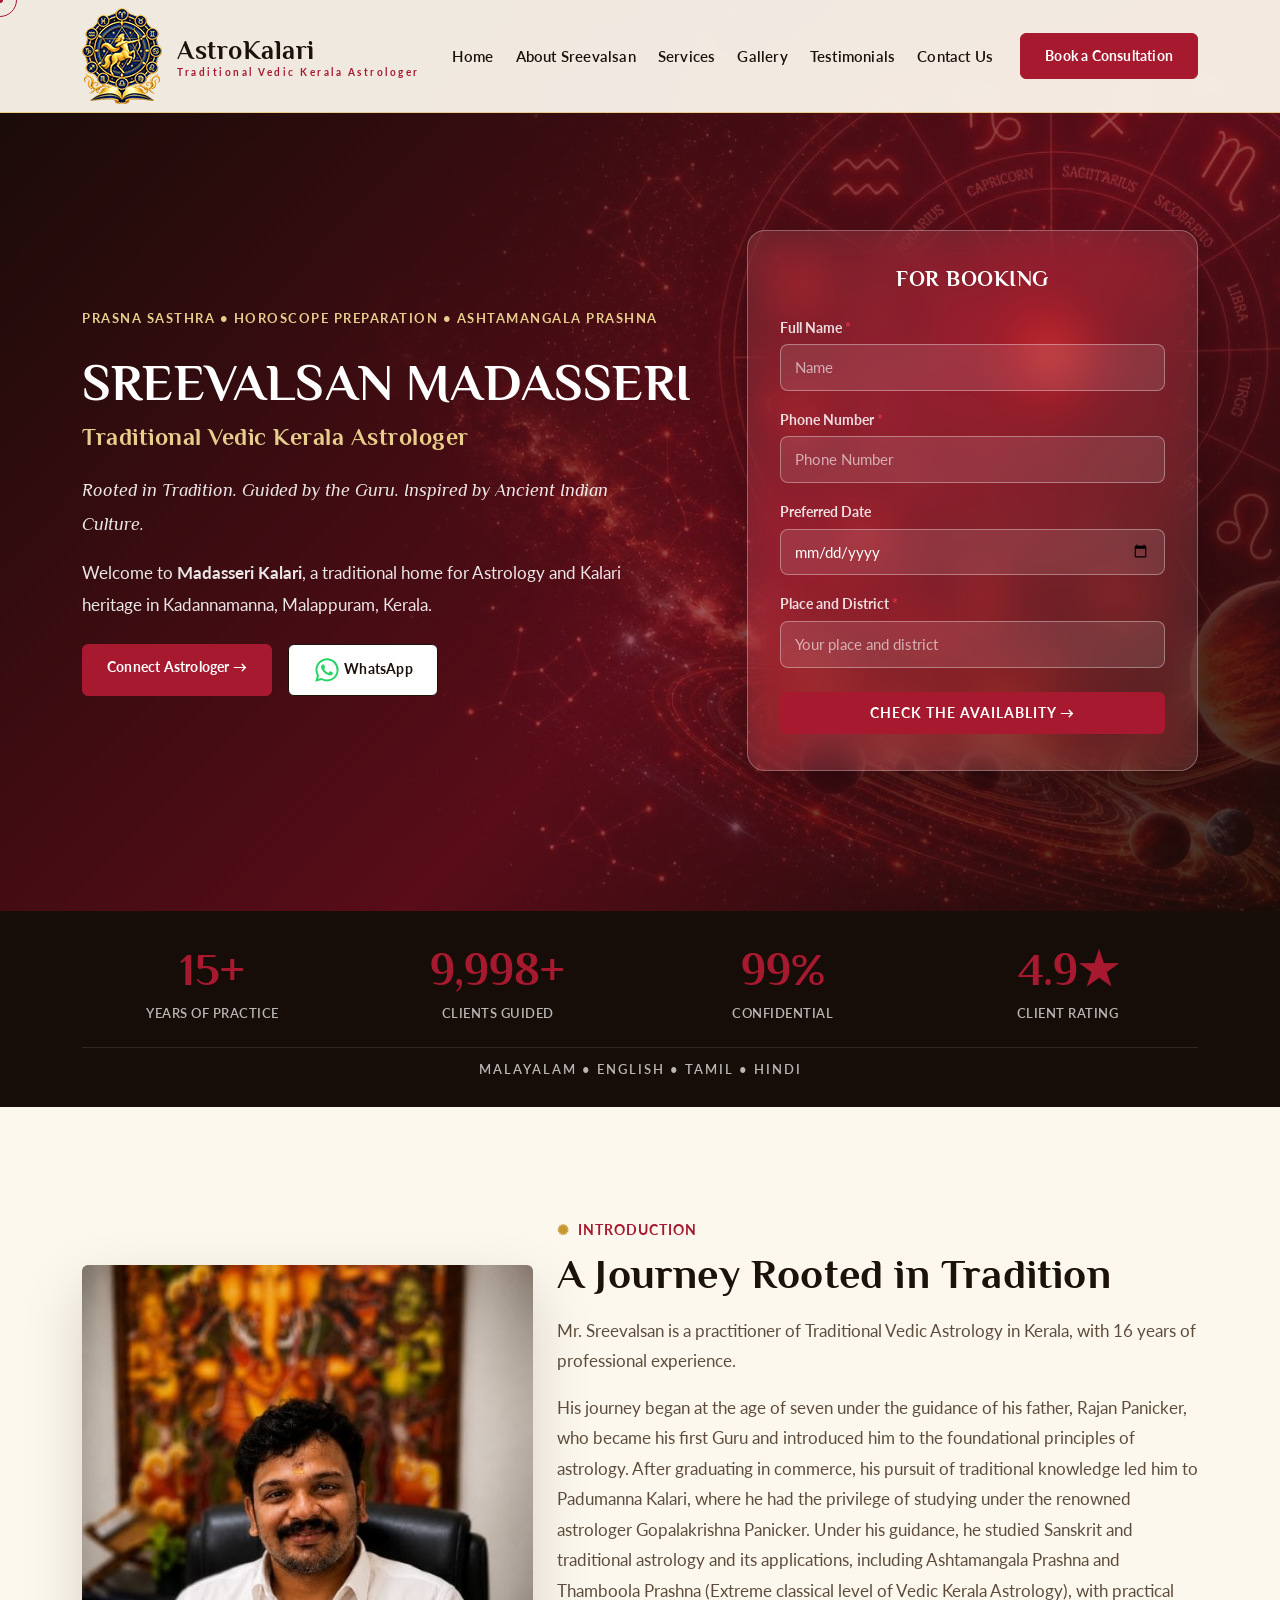
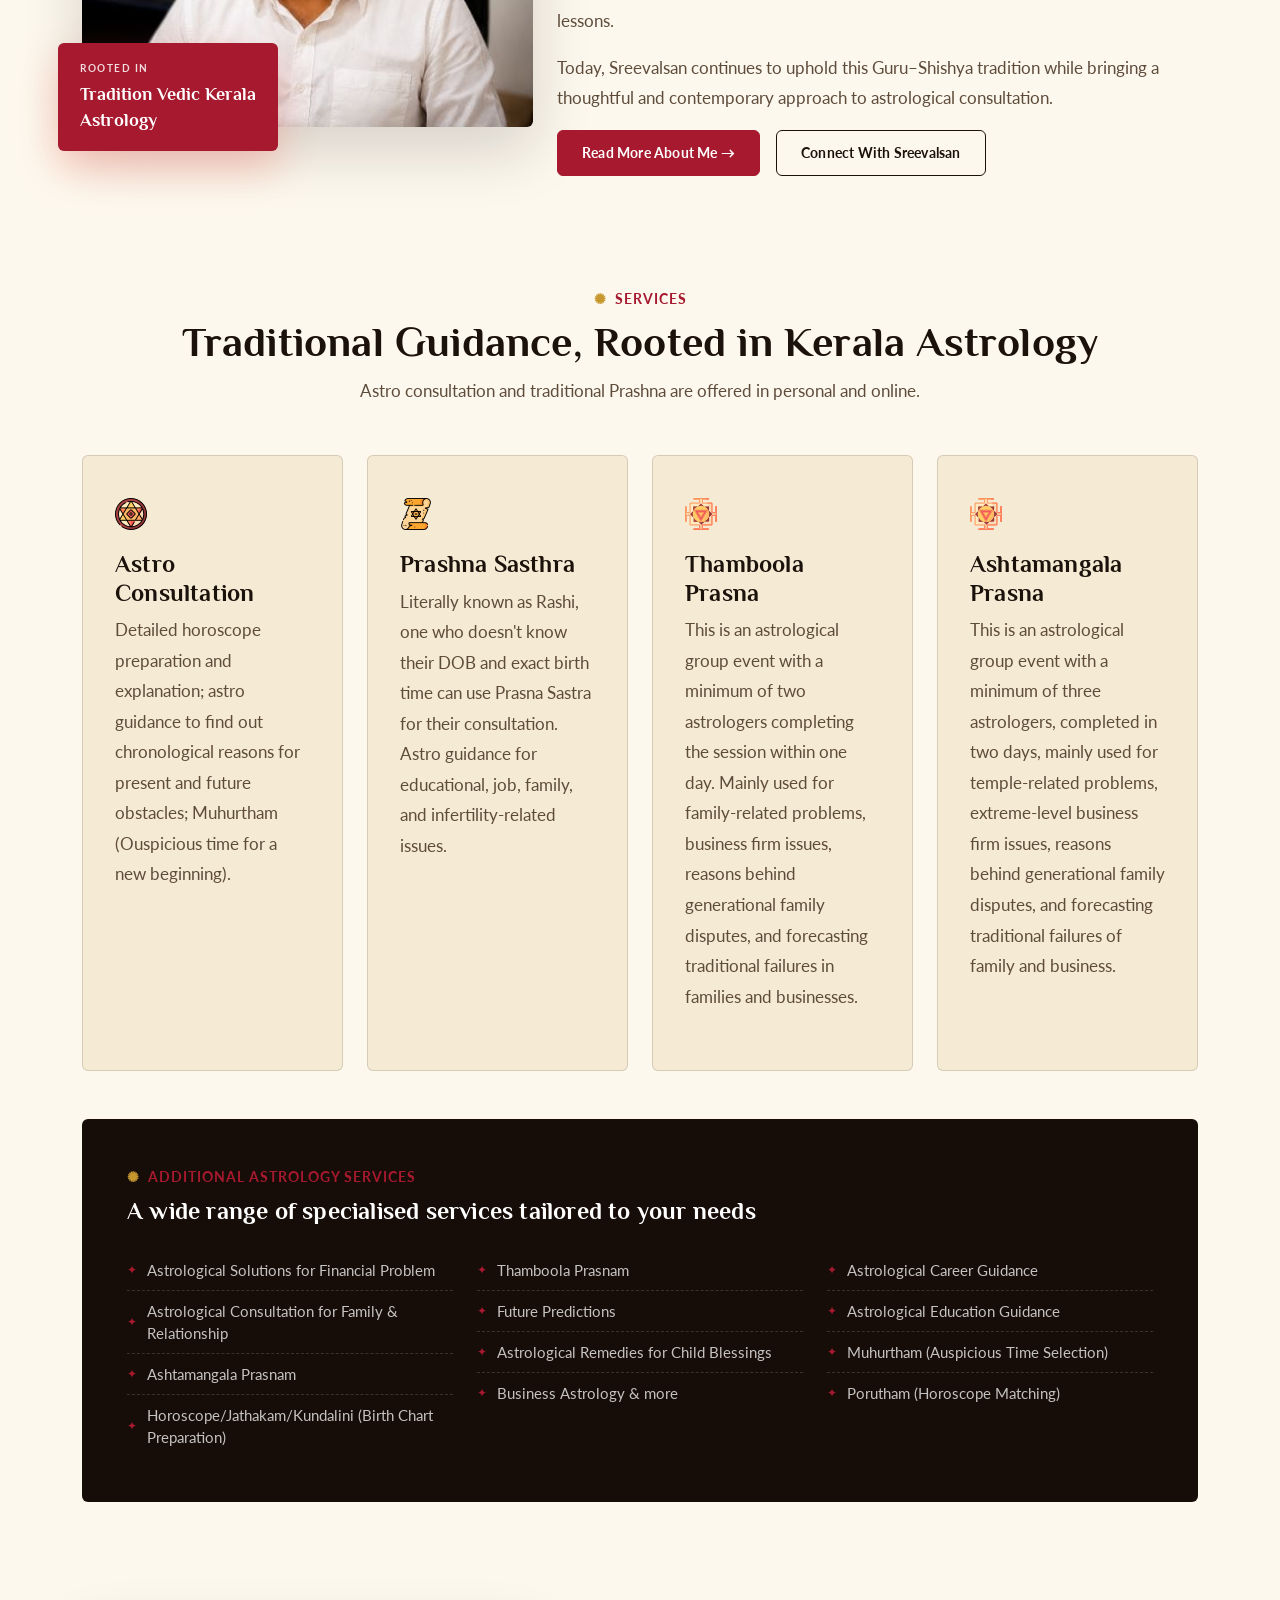
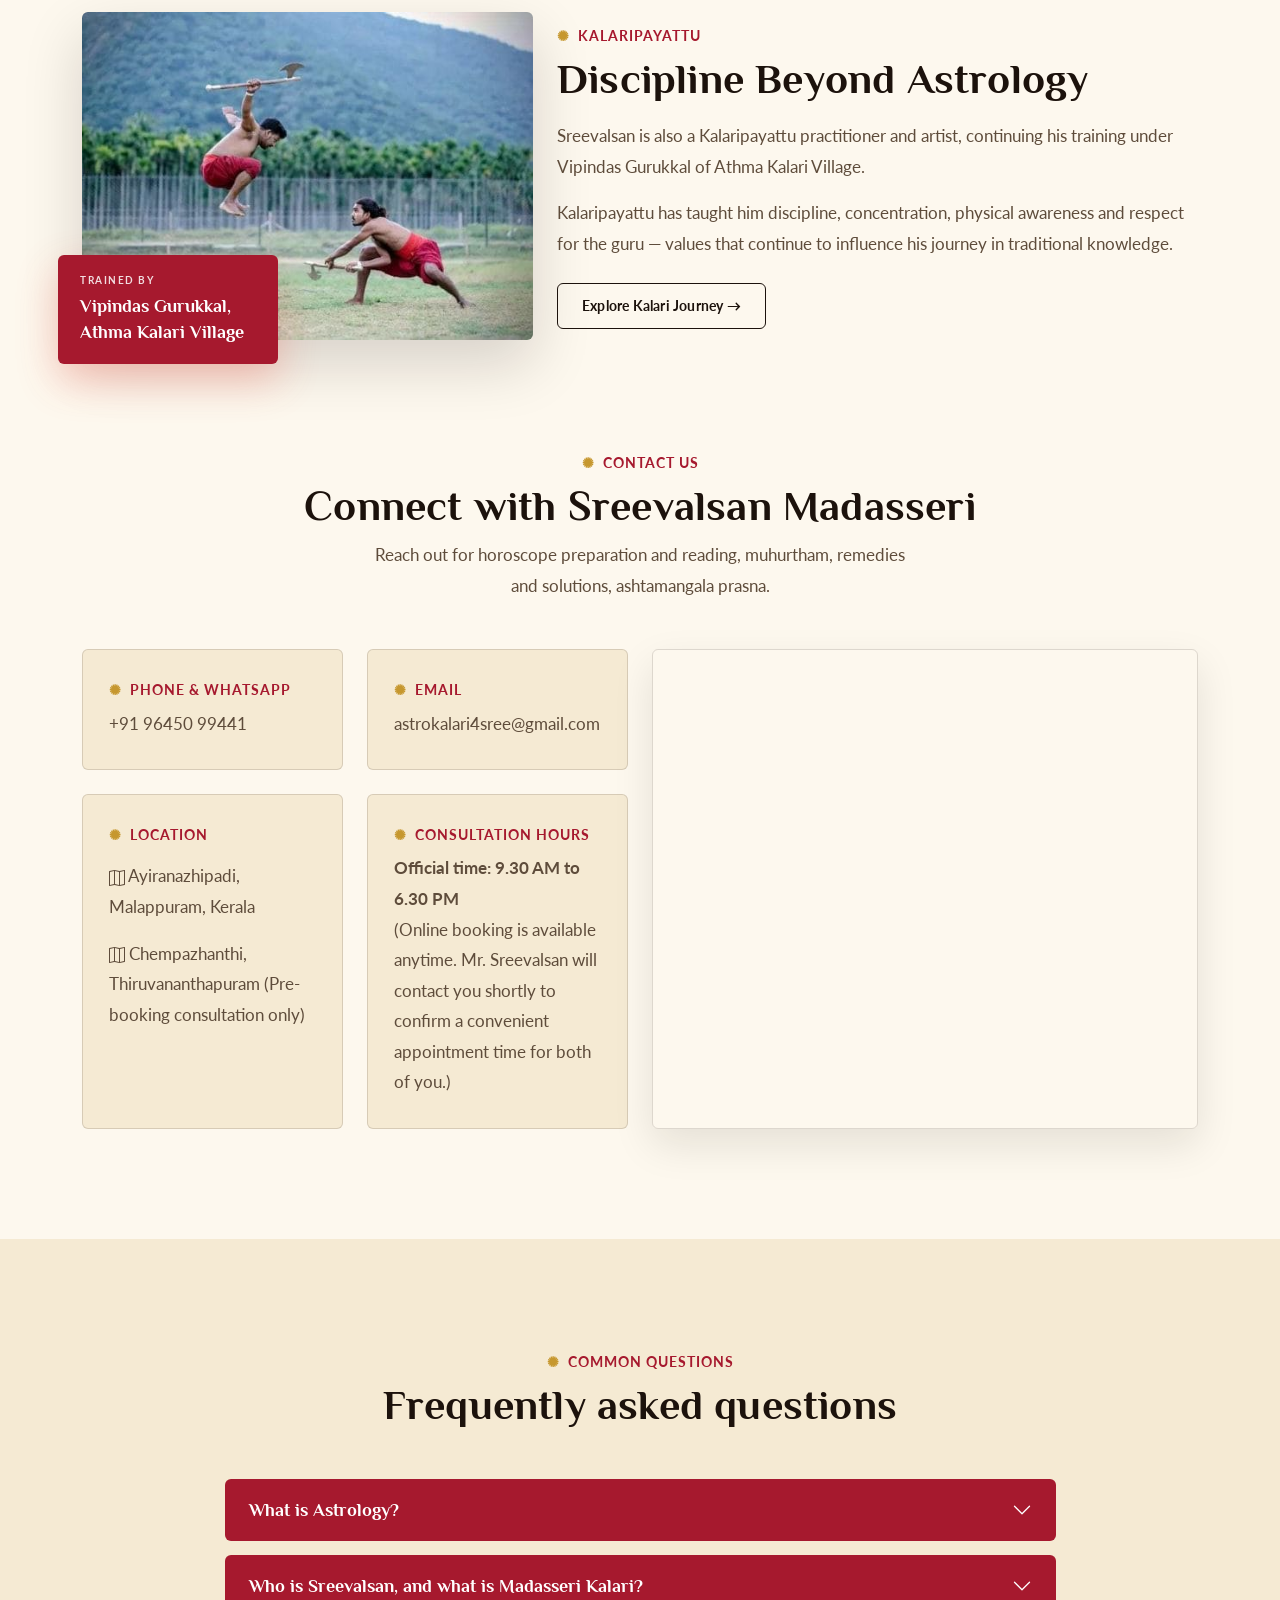
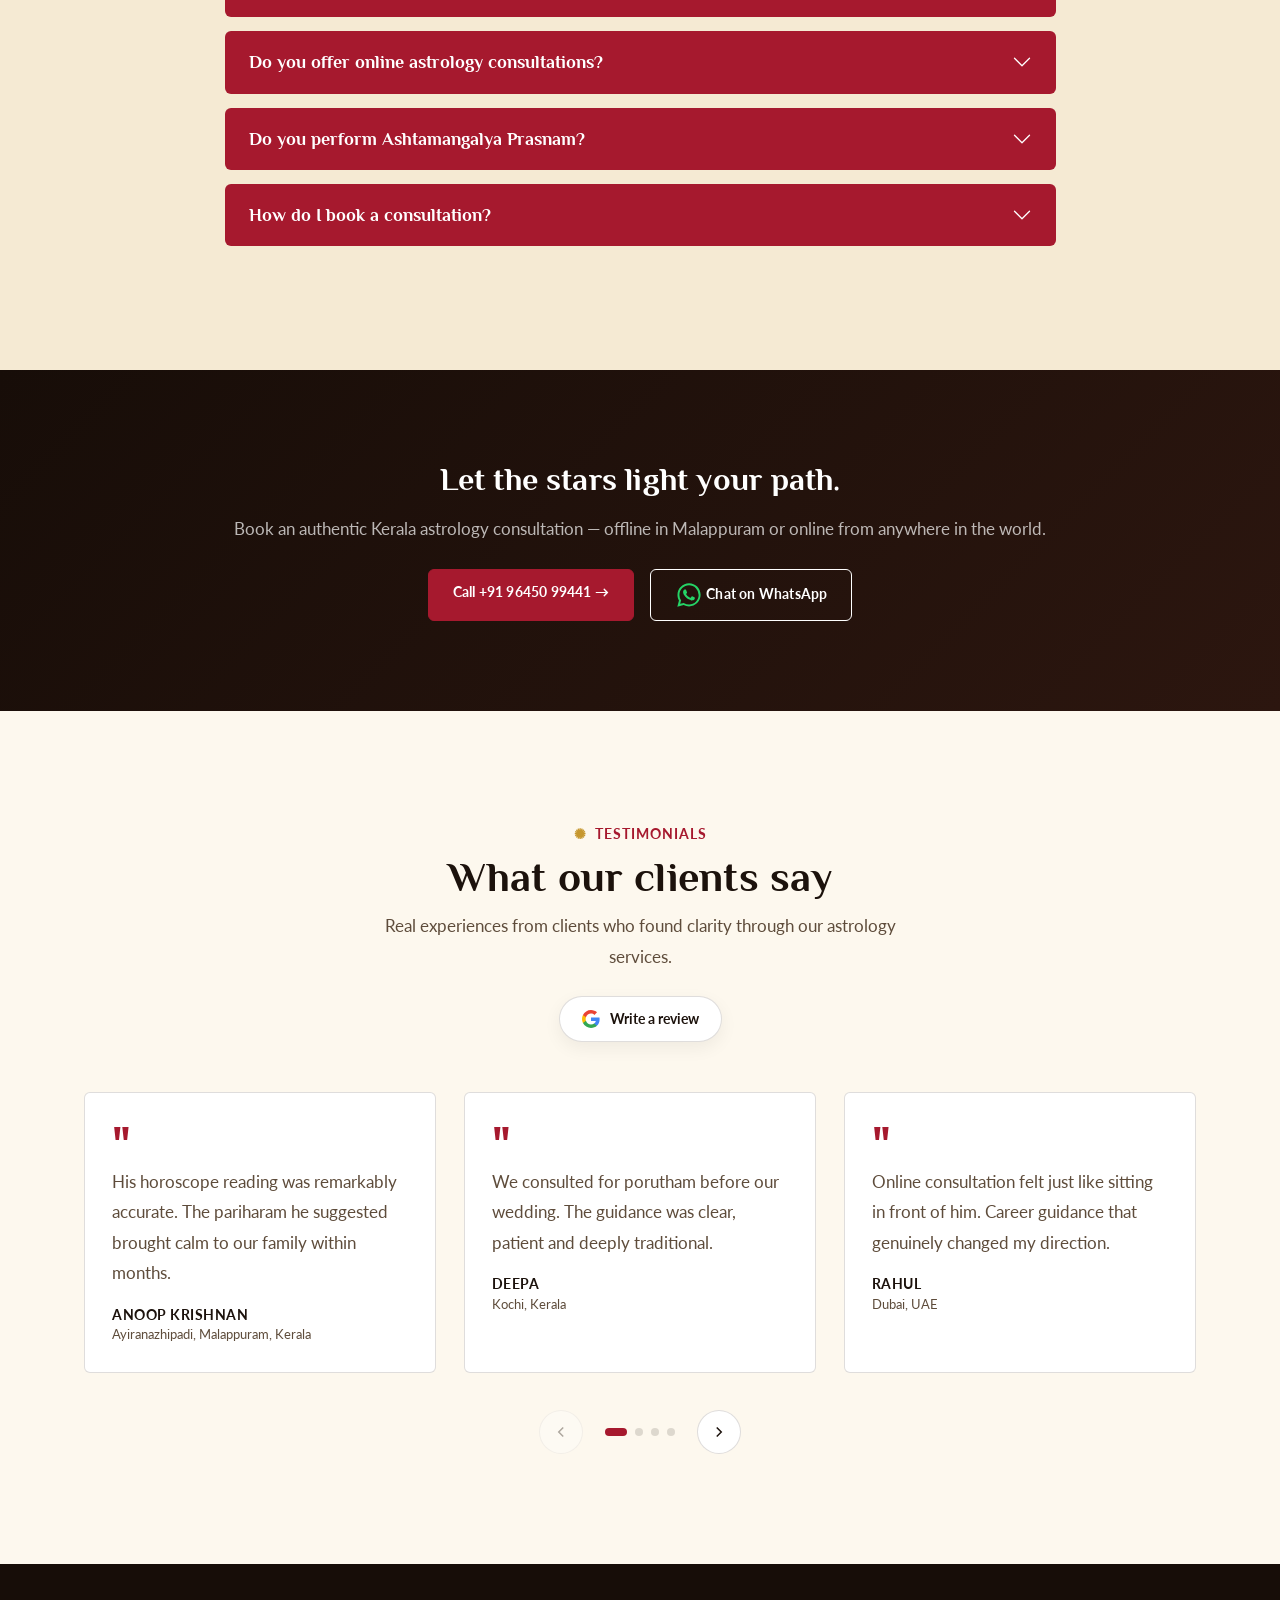
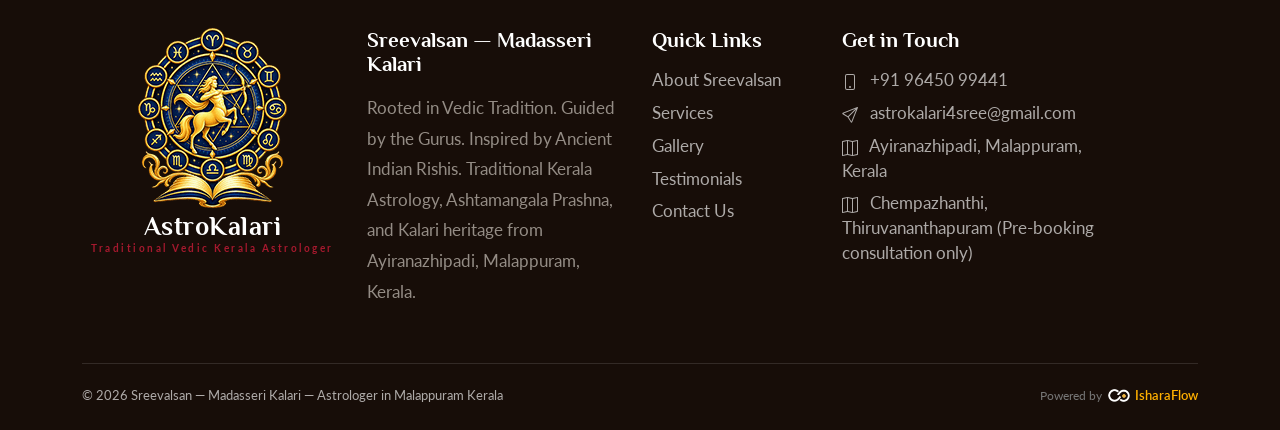
<file: index.html>
<!DOCTYPE html>
<html lang="en">
<head>
<meta charset="UTF-8">
<meta name="viewport" content="width=device-width, initial-scale=1.0">
<title>Best Astrologer in Malappuram Kerala | Sreevalsan Panicker, Jyolsyan, Kaniyan | Madasseri Kalarickal</title>
<meta name="description" content="Sreevalsan is a traditional Kerala Vedic astrologer (Panicker / Jyolsyan / Kaniyan), widely regarded as one of the best astrologers in Kerala and Malappuram. Consult near you, in person or online, for Jyothisha, Ashtamangala Prashna & Traditional Prashna rooted in the Guru-Shishya tradition of Madasseri Kalarickal.">
<meta name="keywords" content="astrology, astrologer near me, astrology by date of birth, astrology signs, astrology app, free astrology, ai astrology, malayalam astrology, astrology tamil, malayalam hindi, best astrologer in kerala, best astrologer in malappuram, best astrologer near me, panicker astrologer, panikker, jyolsyan, kaniyan, sreevalsan, kerala vedic astrologer, jyothisha, ashtamangala prashna, traditional prashna, Madasseri Kalarickal, malappuram astrologer, kerala heritage, kalaripayattu">
<meta name="author" content="Sreevalsan">
<link rel="canonical" href="https://www.astrokalari.com/">

<!-- Open Graph -->
<meta property="og:type" content="website">
<meta property="og:site_name" content="Sreevalsan | Madasseri Kalarickal">
<meta property="og:title" content="Sreevalsan | Best Astrologer in Kerala & Malappuram | Panicker, Jyolsyan, Kaniyan">
<meta property="og:description" content="Rooted in tradition, guided by the guru, inspired by ancient wisdom. One of the best astrologers in Kerala and Malappuram — traditional Panicker, Jyolsyan and Kaniyan astrology, Jyothisha and Kalari heritage from Madasseri Kalarickal.">
<meta property="og:image" content="https://www.astrokalari.com/img/sreevalsan-panicker.jpg">
<meta property="og:url" content="https://www.astrokalari.com/">
<meta property="og:locale" content="en_IN">

<!-- Twitter -->
<meta name="twitter:card" content="summary_large_image">
<meta name="twitter:title" content="Sreevalsan | Best Astrologer in Kerala & Malappuram">
<meta name="twitter:description" content="Panicker, Jyolsyan & Kaniyan traditional astrology — Jyothisha, Ashtamangala Prashna and Traditional Prashna from Madasseri Kalarickal, one of the best astrologers in Kerala and Malappuram, near you.">
<meta name="twitter:image" content="https://www.astrokalari.com/img/sreevalsan-panicker.jpg">

<meta name="geo.region" content="IN-KL">
<meta name="geo.placename" content="Malappuram">
<meta name="robots" content="index, follow">
<meta name="google-site-verification" content="4FiRi2bWNGmhmh0elTnkaxqPBVHSKLxGY8Y1rCqgKNs" />
<link rel="icon" type="image/png" href="https://www.astrokalari.com/img/favicon.png">
<!-- JSON-LD structured data -->
<script type="application/ld+json">
{
  "@context": "https://schema.org",
  "@graph": [
    {
      "@type": [
        "ProfessionalService",
        "LocalBusiness"
      ],
      "@id": "https://www.astrokalari.com/#business",
      "name": "Sreevalsan - Madasseri Kalarickal, Kerala Jyothisham",
      "alternateName": [
        "AstroKalari",
        "Sreevalsan Panicker",
        "Sreevalsan Panikker",
        "Sreevalsan Jyolsyan",
        "Sreevalsan Kaniyan",
        "Best Astrologer in Kerala",
        "Best Astrologer in Malappuram"
      ],
      "url": "https://www.astrokalari.com/",
      "logo": "https://www.astrokalari.com/img/favicon.png",
      "image": [
        "https://www.astrokalari.com/img/sreevalsan-panicker.jpg"
      ],
      "description": "Traditional Kerala Vedic astrology consultations — Jyothisha, Ashtamangala Prashna, Traditional Prashna and spiritual guidance, rooted in the Guru-Shishya tradition of Madasseri Kalarickal. Sreevalsan (Panicker / Jyolsyan / Kaniyan) is widely regarded as one of the best astrologers in Kerala and Malappuram.",
      "founder": {
        "@type": "Person",
        "name": "Sreevalsan",
        "alternateName": [
          "Sreevalsan Panicker",
          "Sreevalsan Panikker",
          "Sreevalsan Jyolsyan",
          "Sreevalsan Kaniyan"
        ],
        "jobTitle": "Traditional Kerala Vedic Astrologer"
      },
      "knowsAbout": [
        "Astrologer",
        "Panicker",
        "Panikker",
        "Jyolsyan",
        "Kaniyan",
        "Jyothisha",
        "Ashtamangala Prashna",
        "Traditional Prashna",
        "Kerala Vedic Astrology",
        "Kalaripayattu",
        "Ayurveda",
        "Marma Tradition"
      ],
      "telephone": "+91-96450-99441",
      "email": "astrokalari4sree@gmail.com",
      "priceRange": "$$",
      "address": {
        "@type": "PostalAddress",
        "streetAddress": "Ayiranazhipadi",
        "addressLocality": "Malappuram",
        "addressRegion": "Kerala",
        "addressCountry": "IN"
      },
      "geo": {
        "@type": "GeoCoordinates",
        "latitude": 11.040590659340326,
        "longitude": 76.1552693355834
      },
      "hasMap": "https://www.google.com/maps/search/?api=1&query=11.040590659340326,76.1552693355834",
      "areaServed": [
        "Malappuram",
        "Kerala",
        "Thiruvananthapuram",
        "India"
      ],
      "openingHoursSpecification": [
        {
          "@type": "OpeningHoursSpecification",
          "dayOfWeek": [
            "Monday",
            "Tuesday",
            "Wednesday",
            "Thursday",
            "Friday",
            "Saturday",
            "Sunday"
          ],
          "opens": "09:30",
          "closes": "18:30"
        }
      ],
      "department": [
        {
          "@type": "LocalBusiness",
          "name": "Sreevalsan Madasseri Kalarickal — Thiruvananthapuram (Pre-booking)",
          "address": {
            "@type": "PostalAddress",
            "addressLocality": "Chembazhanthi, Thiruvananthapuram",
            "addressRegion": "Kerala",
            "addressCountry": "IN"
          },
          "telephone": "+91-96450-99441"
        }
      ],
      "aggregateRating": {
        "@type": "AggregateRating",
        "ratingValue": "4.9",
        "reviewCount": "128"
      }
    },
    {
      "@type": "WebSite",
      "@id": "https://www.astrokalari.com/#website",
      "url": "https://www.astrokalari.com/",
      "name": "AstroKalari — Sreevalsan Madasseri Kalarickal",
      "publisher": {
        "@id": "https://www.astrokalari.com/#business"
      }
    },
    {
      "@type": "WebPage",
      "@id": "https://www.astrokalari.com/#webpage",
      "url": "https://www.astrokalari.com/",
      "name": "Sreevalsan | Best Astrologer in Kerala & Malappuram",
      "description": "Traditional Kerala Vedic astrologer offering Jyothisha, Ashtamangala Prashna and Prashna Sasthra consultations, in person and online.",
      "isPartOf": {
        "@id": "https://www.astrokalari.com/#website"
      },
      "about": {
        "@id": "https://www.astrokalari.com/#business"
      },
      "primaryImageOfPage": "https://www.astrokalari.com/img/sreevalsan-panicker.jpg"
    },
    {
      "@type": "FAQPage",
      "@id": "https://www.astrokalari.com/#faq",
      "mainEntity": [
        {
          "@type": "Question",
          "name": "What is Astrology?",
          "acceptedAnswer": {
            "@type": "Answer",
            "text": "Astrology is a traditional science rooted in ancient Indian wisdom, preserved through classical Sanskrit texts such as Prashna Marga, Hora Shastra and Saravali. It helps interpret time-tested principles alongside modern life circumstances and offers guidance rather than guaranteed prediction."
          }
        },
        {
          "@type": "Question",
          "name": "Who is Sreevalsan, and what is Madasseri Kalari?",
          "acceptedAnswer": {
            "@type": "Answer",
            "text": "Sreevalsan is a traditional Kerala Vedic astrologer based in Malappuram, Kerala, rooted in the ancient Guru-Shishya tradition since the age of seven. Madasseri Kalari is his ancestral family home, where the traditions of Kerala Astrology and Kalari have been preserved and passed down through generations."
          }
        },
        {
          "@type": "Question",
          "name": "Do you offer online astrology consultation?",
          "acceptedAnswer": {
            "@type": "Answer",
            "text": "Yes. Consultations are available both in person in Kerala and online via video call or WhatsApp, for clients across India and abroad."
          }
        },
        {
          "@type": "Question",
          "name": "Do you perform Ashtamangalya Prasnam?",
          "acceptedAnswer": {
            "@type": "Answer",
            "text": "Yes. This is an astrological group event with a minimum of three astrologers completing the session within two days."
          }
        },
        {
          "@type": "Question",
          "name": "How do I book a consultation?",
          "acceptedAnswer": {
            "@type": "Answer",
            "text": "Call or WhatsApp +91 96450 99441 to book a slot. Consultation hours are 9:30 AM – 6:30 PM, daily."
          }
        }
      ]
    }
  ]
}
</script>
<link rel="preconnect" href="https://fonts.googleapis.com">
<link rel="preconnect" href="https://fonts.gstatic.com" crossorigin>
<link rel="preconnect" href="https://cdn.jsdelivr.net" crossorigin>

<!-- Preload the hero image (LCP element) so the browser fetches it immediately
     instead of waiting to discover it inside hero-bg's CSS background-image -->
<link rel="preload" as="image" href="img/sreevalsan-panicker.jpg" fetchpriority="high">

<link href="https://fonts.googleapis.com/css2?family=Philosopher:ital,wght@0,400;0,700;1,400;1,700&family=Lato:wght@300;400;700;900&display=swap" rel="stylesheet">
<link href="https://cdn.jsdelivr.net/npm/bootstrap@5.3.3/dist/css/bootstrap.min.css" rel="stylesheet">
<!-- animate.css removed: no animate__* classes are used anywhere on this page,
     it was ~70KB of dead weight blocking first paint -->
<link href="css/styles.css" rel="stylesheet">

</head>
<body>

<div class="cursor-dot" id="cursorDot"></div>
<div class="cursor-ring" id="cursorRing"></div>

<!-- ================= NAVBAR ================= -->
<nav class="navbar navbar-expand-lg fixed-top" id="mainNav">
  <div class="container">
    <a class="navbar-brand" href="index.html">
		<div class="astrologo">
			<img src="img/sreevalsan-astrologer-logo.png" width="150" alt="Sreevalsan's services Kerala astrology icon" loading="lazy" decoding="async">
		</div>
		<div class="astroname">
		<span class="brand-name">AstroKalari</span>
		<span class="brand-sub">Traditional Vedic Kerala Astrologer</span>
		 </div>
    </a>
    <button class="navbar-toggler border-0" type="button" data-bs-toggle="collapse" data-bs-target="#navMenu">
      <span class="navbar-toggler-icon"></span>
    </button>
    <div class="collapse navbar-collapse justify-content-end" id="navMenu">
      <ul class="navbar-nav align-items-lg-center">
        <li class="nav-item"><a class="nav-link active" href="index.html">Home</a></li>
        <li class="nav-item"><a class="nav-link" href="about.html">About Sreevalsan</a></li>
        <li class="nav-item"><a class="nav-link" href="services.html">Services</a></li>
        <li class="nav-item"><a class="nav-link" href="gallery.html">Gallery</a></li>
		<li class="nav-item"><a class="nav-link" href="testimonials.html">Testimonials</a></li>
        <li class="nav-item"><a class="nav-link" href="contact.html">Contact Us</a></li>
        <li class="nav-item ms-lg-3 mt-2 mt-lg-0"><a class="btn-gold" href="index.html#contact">Book a Consultation</a></li>
      </ul>
    </div>
  </div>
</nav>

<!-- ================= HERO ================= -->
<section class="hero" id="home">
  <div class="hero-bg" style="background-image:url('img/sreevalsan-panicker.jpg');"></div>
  <div class="hero-overlay"></div>
  <div class="container hero-content reveal in">
	<div class="row align-items-center home-bnr gy-5">
      <div class="col-lg-7 reveal-left">
        <span class="hero-kicker">Prasna Sasthra • Horoscope Preparation • Ashtamangala Prashna</span>
        <h1>SREEVALSAN MADASSERI<br><em>Traditional Vedic Kerala Astrologer</em></h1>
        <p class="lead-text" style="font-family:'Philosopher',sans-serif;font-style:italic;font-size:1.15rem;">Rooted in Tradition. Guided by the Guru. Inspired by Ancient Indian Culture.</p>
        <p class="lead-text">Welcome to <b>Madasseri Kalari</b>, a traditional home for Astrology and Kalari heritage in Kadannamanna, Malappuram, Kerala.</p>
        <div class="d-flex flex-wrap gap-3 mt-4">
          <a href="tel:+919645099441" class="btn-gold">Connect Astrologer →</a>
          <a href="https://wa.me/919645099441?text=Namaste%2C%0AI%20would%20like%20to%20book%20an%20astrology%20consultation." target="_blank" class="btn-outline-ink"><svg width="28" height="28" viewBox="0 0 24 24" fill="#25D366"><path d="M12.04 2C6.58 2 2.13 6.45 2.13 11.91c0 1.75.46 3.39 1.26 4.81L2 22l5.42-1.38a9.9 9.9 0 0 0 4.62 1.14h.01c5.46 0 9.91-4.45 9.91-9.91S17.5 2 12.04 2Zm0 18.11h-.01a8.2 8.2 0 0 1-4.18-1.14l-.3-.18-3.12.8.83-3.05-.2-.31a8.2 8.2 0 0 1-1.26-4.32c0-4.53 3.69-8.22 8.24-8.22 2.2 0 4.27.86 5.82 2.42a8.17 8.17 0 0 1 2.41 5.81c0 4.53-3.69 8.19-8.23 8.19Zm4.51-6.15c-.25-.12-1.47-.72-1.7-.81-.23-.08-.4-.12-.56.13-.17.25-.64.81-.79.97-.14.17-.29.19-.54.06-.25-.12-1.05-.39-2-1.23-.74-.66-1.24-1.47-1.39-1.72-.14-.25-.02-.38.11-.51.11-.11.25-.29.37-.43.12-.15.16-.25.25-.42.08-.17.04-.31-.02-.43-.06-.12-.56-1.36-.77-1.86-.2-.49-.41-.42-.56-.43h-.48c-.17 0-.43.06-.66.31-.23.25-.86.85-.86 2.06 0 1.22.89 2.4 1.01 2.56.12.17 1.75 2.67 4.24 3.74.59.26 1.05.41 1.41.53.59.19 1.13.16 1.55.1.47-.07 1.47-.6 1.68-1.18.21-.58.21-1.08.14-1.18-.06-.11-.23-.17-.48-.29Z"></path></svg> WhatsApp</a>
        </div>
      </div>

      <!-- ---- Consultation form (glassmorphism) ---- -->
      <div class="col-lg-5 reveal-right">
        <div class="hero-consult-form">
          <h3>For Booking</h3>
          <!-- Google Form hidden iframe -->
          <iframe name="googleFormTarget" id="googleFormTarget" style="display:none;"></iframe>
          <form
            id="contactForm"
            action="https://docs.google.com/forms/u/0/d/e/1FAIpQLSdDDH1TsdXVyArT7irVXq8N2HlQKAbkl1ozphMinDxTnhMm0Q/formResponse"
            method="POST"
            target="googleFormTarget"
            novalidate
          >

            <div class="row g-3">

              <!-- Name -->
              <div class="col-12 was-validated-field">
                <label class="form-label" for="cf-name">
                  Full Name <span class="text-danger">*</span>
                </label>
                <input
                  type="text"
                  class="form-control"
                  id="cf-name"
                  name="entry.1446822387"
                  required
                  minlength="2"
                  placeholder="Name"
                  autocomplete="name"
                >
                <div class="field-error">
                  Please enter your name.
                </div>
              </div>

              <!-- Phone -->
              <div class="col-12 was-validated-field">
                <label class="form-label" for="cf-phone">
                  Phone Number <span class="text-danger">*</span>
                </label>
                <input
                  type="tel"
                  class="form-control"
                  id="cf-phone"
                  name="entry.1575574966"
                  required
                  pattern="^[0-9+\-\s]{7,15}$"
                  placeholder="Phone Number"
                  autocomplete="tel"
                >
                <div class="field-error">
                  Please enter a valid phone number.
                </div>
              </div>

              <!-- Preferred Date -->
              <div class="col-12 was-validated-field">
                <label class="form-label" for="cf-dob">
                  Preferred Date
                </label>
                <input type="date" class="form-control" id="cf-dob">
                <div class="field-error">
                  Please choose a future date.
                </div>
                <!-- Google Forms DOB fields -->
                <input type="hidden" name="entry.1394332678_year" id="dob-year">
                <input type="hidden" name="entry.1394332678_month" id="dob-month">
                <input type="hidden" name="entry.1394332678_day" id="dob-day">
              </div>

              <!-- Place -->
              <div class="col-12 was-validated-field">
                <label class="form-label" for="cf-service">
                  Place and District <span class="text-danger">*</span>
                </label>
                <input
                  type="text"
                  class="form-control"
                  id="cf-service"
                  name="entry.24277679"
                  required
                  minlength="2"
                  placeholder="Your place and district"
                  autocomplete="address-level2"
                >
                <div class="field-error">
                  Please enter your place and district.
                </div>
              </div>

              <!-- Message: not shown to the user, but Google Form marks this
                   question as required, so we still send a default value
                   through a hidden field to keep submissions valid. -->
              <input type="hidden" name="entry.1053260928" value="Consultation request submitted via website.">

            </div>

            <!-- Submit -->
            <button
              type="submit"
              class="btn-gold mt-4 w-100"
              id="cfSubmitBtn"
            >
              <span id="cfSubmitText">
                Check the availablity →
              </span>
              <span
                id="cfSubmitLoader"
                class="spinner-border spinner-border-sm d-none"
                role="status"
                aria-hidden="true"
              ></span>
            </button>

            <!-- Success -->
            <div class="form-alert form-alert-success mt-3 text-center" id="cfSuccess" role="status" style="display: none;">
              Thank you! Your consultation request has been submitted successfully.
              Sreevalsan will contact you shortly to confirm a convenient appointment time.
            </div>

            <!-- Error -->
            <div
              class="form-alert form-alert-error mt-3"
              id="cfError"
              role="alert"
              style="display:none;"
            >
              Something went wrong. Please call or WhatsApp
              <strong>+91 96450 99441</strong> directly.
            </div>

          </form>
        </div>
      </div>
    </div>
  </div>
</section>

<!-- ================= HIGHLIGHTS ================= -->
<section class="stats-bar">
  <div class="container">
    <div class="row text-center gy-4">

	  <div class="col-6 col-md-3 reveal">
        <div class="stat-num" data-count="16" data-suffix="+">0+</div>
        <div class="stat-label">Years of Practice</div>
      </div>

      <div class="col-6 col-md-3 reveal">
        <div class="stat-num" data-count="10000" data-suffix="+" data-comma="true">0+</div>
        <div class="stat-label">Clients Guided</div>
      </div>

      <div class="col-6 col-md-3 reveal">
        <div class="stat-num" data-count="100" data-suffix="%">0%</div>
        <div class="stat-label">Confidential</div>
      </div>

      <div class="col-6 col-md-3 reveal">
        <div class="stat-num" data-count="4.9" data-decimals="1" data-suffix="★">0★</div>
        <div class="stat-label">Client Rating</div>
      </div>

    </div>
    <div class="text-center mt-4 pt-2" style="border-top:1px solid rgba(255,255,255,0.1);">
      <span class="stat-label" style="letter-spacing:2px;">Malayalam &bull; English &bull; Tamil &bull; Hindi</span>
    </div>
  </div>
</section>

<!-- ================= ABOUT ================= -->
<section class="section" id="about">
  <div class="container">
    <div class="row align-items-center gy-5">
      <div class="col-lg-5 reveal-left">
        <div class="about-img-wrap">
          <img src="img/sreevalsan-panicker.jpg" alt="Sreevalsan — traditional Kerala Vedic astrologer of Madasseri Kalarickal" loading="lazy" decoding="async">
          <div class="about-badge"><span>Rooted In</span>Tradition Vedic Kerala Astrology</div>
        </div>
      </div>
      <div class="col-lg-7 reveal-right">
        <span class="eyebrow">Introduction</span>
        <h2 class="section-title mt-2 mb-3">A Journey Rooted in Tradition</h2>
        <p>Mr. Sreevalsan is a practitioner of Traditional Vedic Astrology in Kerala, with 16 years of professional experience.</p>
		<p>His journey began at the age of seven under the guidance of his father, Rajan Panicker, who became his first Guru and introduced him to the foundational principles of astrology. After graduating in commerce, his pursuit of traditional knowledge led him to Padumanna Kalari, where he had the privilege of studying under the renowned astrologer Gopalakrishna Panicker. Under his guidance, he studied Sanskrit and traditional astrology and its applications, including Ashtamangala Prashna and Thamboola Prashna (Extreme classical level of Vedic Kerala Astrology), with practical lessons.</p>
		<p>Today, Sreevalsan continues to uphold this Guru–Shishya tradition while bringing a thoughtful and contemporary approach to astrological consultation.</p>
        <div class="d-flex flex-wrap gap-3 mt-2">
          <a href="about.html" class="btn-gold">Read More About Me →</a>
          <a href="#contact" class="btn-outline-ink">Connect With Sreevalsan</a>
        </div>
      </div>
    </div>
  </div>
</section>

<!-- ================= SERVICES ================= -->
<section class="section" id="services">
  <div class="container">
    <div class="text-center mb-5 reveal">
      <span class="eyebrow">Services</span>
      <h2 class="section-title mt-2">Traditional Guidance, Rooted in Kerala Astrology</h2>
      <p class="section-sub">Astro consultation and traditional Prashna are offered in personal and online.</p>
    </div>
     <div class="row g-4">
      <div class="col-lg-3 col-md-6 reveal">
        <div class="service-card">
          <div class="service-icon">
			<img src="img/esoteric.png" alt="Sreevalsan's services Kerala astrology icon" loading="lazy" decoding="async">
		  </div>
          <h4>Astro Consultation</h4>
            <p>Detailed horoscope preparation and explanation; astro guidance to find out chronological reasons for present and future obstacles; Muhurtham (Ouspicious time for a new beginning).</p>
        </div>
      </div>
      <div class="col-lg-3 col-md-6 reveal">
        <div class="service-card">
          <div class="service-icon">
				<img src="img/parchment.png" alt="Sreevalsan's services Kerala astrology icon" loading="lazy" decoding="async">
		  </div>
          <h4>Prashna Sasthra</h4>
          <p>Literally known as Rashi, one who doesn't know their DOB and exact birth time can use Prasna Sastra for their consultation. Astro guidance for educational, job, family, and infertility-related issues. </p>
        </div>
      </div>
	   <div class="col-lg-3 col-md-6 reveal">
        <div class="service-card">
          <div class="service-icon">
			<img src="img/scroll.png" alt="Sreevalsan's services Kerala astrology icon" loading="lazy" decoding="async">

		  </div>
          <h4>Thamboola Prasna</h4>
          <p>This is an astrological group event with a minimum of two astrologers completing the session within one day. Mainly used for family-related problems, business firm issues, reasons behind generational family disputes, and forecasting traditional failures in families and businesses.</p>
        </div>
      </div>
      <div class="col-lg-3 col-md-6 reveal">
        <div class="service-card">
          <div class="service-icon">
			<img src="img/scroll.png" alt="Sreevalsan's services Kerala astrology icon" loading="lazy" decoding="async">
		  </div>
          <h4>Ashtamangala Prasna</h4>
          <p>This is an astrological group event with a minimum of three astrologers, completed in two days, mainly used for temple-related problems, extreme-level business firm issues, reasons behind generational family disputes, and forecasting traditional failures of family and business.</p>
        </div>
      </div>
	  
    </div>

    <div class="additional-services mt-5 reveal">
      <span class="eyebrow">Additional Astrology Services</span>
      <h4 class="mt-2 mb-4">A wide range of specialised services tailored to your needs</h4>
      <div class="row">
        <div class="col-md-4">
		<ul>
          
          <li>Astrological Solutions for Financial Problem </li>
          <li>Astrological Consultation for Family &amp; Relationship </li>
          <li>Ashtamangala Prasnam</li>
		  <li>Horoscope/Jathakam/Kundalini (Birth Chart Preparation)</li>
        </ul>
		</div>
		<div class="col-md-4">
		<ul>
          <li>Thamboola Prasnam</li>
          <li>Future Predictions</li>
          <li>Astrological Remedies for Child Blessings</li>
          <li>Business Astrology &amp; more</li>
        </ul>
		</div>
        <div class="col-md-4"><ul>
          <li>Astrological Career Guidance</li>
          <li>Astrological Education Guidance</li>
		  <li>Muhurtham (Auspicious Time Selection)</li>
          <li>Porutham (Horoscope Matching)</li>
        </ul></div>
        
		</div>
    </div>
  </div>
</section>
<!-- ================= KALARIPAYATTU ================= -->
<section class="section" id="kalari">
  <div class="container">
    <div class="row align-items-center gy-5">
      <div class="col-lg-5 reveal-left">
        <div class="about-img-wrap">
          <img src="img/sreevalsan-panicker-kalaripayattu-01.jpg" alt="Sreevalsan practicing Kalaripayattu, the traditional martial art of Kerala" loading="lazy" decoding="async">
          <div class="about-badge"><span>Trained By</span>Vipindas Gurukkal, Athma Kalari Village</div>
        </div>
      </div>
      <div class="col-lg-7 reveal-right">
        <span class="eyebrow">Kalaripayattu</span>
        <h2 class="section-title mt-2 mb-3">Discipline Beyond Astrology</h2>
        <p>Sreevalsan is also a Kalaripayattu practitioner and artist, continuing his training under Vipindas Gurukkal of Athma Kalari Village.</p>
        <p>Kalaripayattu has taught him discipline, concentration, physical awareness and respect for the guru — values that continue to influence his journey in traditional knowledge.</p>
        <a href="gallery.html" class="btn-outline-ink mt-2">Explore Kalari Journey →</a>
      </div>
    </div>
  </div>
</section>
<!-- ================= CONTACT ================= -->
<section class="section" id="contact">
  <div class="container">
    <div class="text-center mb-5 reveal">
      <span class="eyebrow">Contact Us</span>
      <h2 class="section-title mt-2">Connect with Sreevalsan Madasseri</h2>
      <p class="section-sub">Reach out for horoscope preparation and reading, muhurtham, remedies and solutions, ashtamangala prasna.</p>
    </div>
    <div class="row g-4 align-items-stretch">
      <!-- ---- Contact info cards (top-left) ---- -->
      <div class="col-lg-6 reveal-left">
        <div class="row g-3 g-md-4 h-100">
          <div class="col-lg-6 col-sm-12 reveal">
            <div class="contact-item"><span class="eyebrow">Phone &amp; WhatsApp</span><p class="mb-0"><a href="tel:+919645099441" class="contact-link">+91 96450 99441</a></p></div>
          </div>
          <div class="col-lg-6 col-sm-12 reveal">
            <div class="contact-item"><span class="eyebrow">Email</span><p class="mb-0"><a href="mailto:astrokalari4sree@gmail.com" class="contact-link">astrokalari4sree@gmail.com</a></p></div>
          </div>
          <div class="col-lg-6 col-sm-12 reveal">
            <div class="contact-item"><span class="eyebrow">Location</span><ul class="list-unstyled mt-3">
          
          <li class="mb-2"><p><svg xmlns="http://www.w3.org/2000/svg" width="16" height="16" fill="currentColor" class="bi bi-map" viewBox="0 0 16 16">
  <path fill-rule="evenodd" d="M15.817.113A.5.5 0 0 1 16 .5v14a.5.5 0 0 1-.402.49l-5 1a.5.5 0 0 1-.196 0L5.5 15.01l-4.902.98A.5.5 0 0 1 0 15.5v-14a.5.5 0 0 1 .402-.49l5-1a.5.5 0 0 1 .196 0L10.5.99l4.902-.98a.5.5 0 0 1 .415.103M10 1.91l-4-.8v12.98l4 .8zm1 12.98 4-.8V1.11l-4 .8zm-6-.8V1.11l-4 .8v12.98z"></path>
</svg> Ayiranazhipadi, Malappuram, Kerala</p></li>
 <li class="mb-2"><p><svg xmlns="http://www.w3.org/2000/svg" width="16" height="16" fill="currentColor" class="bi bi-map" viewBox="0 0 16 16">
  <path fill-rule="evenodd" d="M15.817.113A.5.5 0 0 1 16 .5v14a.5.5 0 0 1-.402.49l-5 1a.5.5 0 0 1-.196 0L5.5 15.01l-4.902.98A.5.5 0 0 1 0 15.5v-14a.5.5 0 0 1 .402-.49l5-1a.5.5 0 0 1 .196 0L10.5.99l4.902-.98a.5.5 0 0 1 .415.103M10 1.91l-4-.8v12.98l4 .8zm1 12.98 4-.8V1.11l-4 .8zm-6-.8V1.11l-4 .8v12.98z"></path>
</svg> Chempazhanthi, Thiruvananthapuram (Pre-booking consultation only)</p></li>
        </ul></div>
          </div>
          <div class="col-lg-6 col-sm-12 reveal">
            <div class="contact-item"><span class="eyebrow">Consultation Hours</span><p class="mb-0"><span class="yellow"><b>Official time: 9.30 AM to 6.30 PM</b></span><br>
(Online booking is available anytime. Mr. Sreevalsan will contact you shortly to confirm a convenient appointment time for both of you.)</p></div>
          </div>
        </div>
      </div>

      <!-- ---- Google Map (right) ---- -->
      <div class="col-lg-6 reveal-right">
        <div class="map-wrap h-100">
		  <iframe
            src="https://www.google.com/maps/embed?pb=!1m18!1m12!1m3!1d346.1264104148715!2d76.15492181850223!3d11.040627792007847!2m3!1f0!2f0!3f0!3m2!1i1024!2i768!4f13.1!3m3!1m2!1s0x3ba635d8424fe0f3%3A0xd9c81957074d5b04!2sSreevalsan!5e0!3m2!1sen!2sin!4v1788332153304!5m2!1sen!2sin"
            width="100%" height="100%" style="border:0;min-height:420px;" allowfullscreen="" loading="lazy"
            referrerpolicy="no-referrer-when-downgrade"
            title="Sreevalsan MK — Ayiranazhipadi, Malappuram, Kerala location map">
          </iframe>
        </div>
      </div>
    </div>
  </div>
</section>
<!-- ================= AWARDS ================= 
<section class="section section-alt" id="awards">
  <div class="container">
    <div class="text-center mb-5 reveal">
      <span class="eyebrow">Awards &amp; Achievements</span>
      <h2 class="section-title mt-2">Recognised for excellence in Kerala astrology</h2>
      <p class="section-sub">Recognised for excellence in traditional Kerala astrology, spiritual guidance and dedicated service to clients across India and abroad.</p>
    </div>
    <div class="row g-4">
      <div class="col-md-4 reveal">
        <div class="award-item">
          <svg class="award-icon" viewBox="0 0 24 24" fill="none" stroke-width="1.3"><circle cx="12" cy="8" r="5"/><path d="M8.5 12.5L7 21l5-2.5L17 21l-1.5-8.5"/></svg>
          <p class="mb-0">Excellence in Traditional Kerala Astrology</p>
        </div>
      </div>
      <div class="col-md-4 reveal">
        <div class="award-item">
          <svg class="award-icon" viewBox="0 0 24 24" fill="none" stroke-width="1.3"><path d="M12 2l2.5 6.5L21 11l-6.5 2.5L12 20l-2.5-6.5L3 11l6.5-2.5z"/></svg>
          <p class="mb-0">Service to Devotees Across India &amp; Abroad</p>
        </div>
      </div>
      <div class="col-md-4 reveal">
        <div class="award-item">
          <svg class="award-icon" viewBox="0 0 24 24" fill="none" stroke-width="1.3"><circle cx="12" cy="12" r="9"/><path d="M9 12l2 2 4-4"/></svg>
          <p class="mb-0">Trained in Kerala Kalaripayattu</p>
        </div>
      </div>
    </div>
  </div>
</section>
-->


<!-- ================= FAQ ================= -->
<section class="section section-alt" id="faq">
  <div class="container">
    <div class="text-center mb-5 reveal">
      <span class="eyebrow">Common Questions</span>
      <h2 class="section-title mt-2">Frequently asked questions</h2>
    </div>
    <div class="row justify-content-center">
      <div class="col-lg-9 reveal">
        <div class="accordion" id="faqAccordion">
			<div class="accordion-item">
            <h2 class="accordion-header">
              <button class="accordion-button collapsed" type="button" data-bs-toggle="collapse" data-bs-target="#faq6">What is Astrology?</button>
            </h2>
            <div id="faq6" class="accordion-collapse collapse" data-bs-parent="#faqAccordion">
              <div class="accordion-body">Astrology: Ancient Wisdom for the Modern World. Astrology is a profound traditional science with a long and evolving history. Ancient India made significant contributions to the development of astrological knowledge through the wisdom and observations of its revered sages and Rishis.<br>
<br>
The ancient Indian Rishis developed numerous astrological principles to understand and anticipate challenges—not only in human life, but also in relation to the broader patterns and circumstances affecting living beings. These principles have been preserved and explained through classical Sanskrit texts such as Prashna Marga, Hora Shastra, Saravali, and other traditional Granthas.
<br>
Astrologers can be regarded as interpreters of this ancient knowledge. Their role is to connect time-tested astrological principles with the circumstances of modern life and offer meaningful guidance for the challenges people face today. In this sense, astrology is not merely about prediction; it is an art of interpretation, observation, and thoughtful application.
<br>
At the same time, astrological guidance should not be understood as a guaranteed solution to every situation. The effectiveness of any traditional remedy may depend upon many factors, including an individual's actions, circumstances, discipline, and spiritual awareness. Just as the effectiveness of certain medicines can be influenced by lifestyle and daily habits, traditional astrological remedies are best approached with understanding, consistency, and personal responsibility.
<br>
Spirituality, in this context, is not limited to worship or religious practice. It can also be understood as a path toward inner stillness, clarity, and a calmer mind—creating the awareness needed to make the right decision and take the next step in life.
<br>
When a person feels uncertain, overwhelmed, or temporarily stuck, the wisdom of traditional astrology can serve as a means of reflection and guidance. It may help one understand the circumstances, regain clarity, and approach the next move in life with greater awareness and confidence.</div>
            </div>
          </div>
          <div class="accordion-item">
            <h2 class="accordion-header">
              <button class="accordion-button collapsed" type="button" data-bs-toggle="collapse" data-bs-target="#faq1">Who is Sreevalsan, and what is Madasseri Kalari?</button>
            </h2>
            <div id="faq1" class="accordion-collapse collapse" data-bs-parent="#faqAccordion">
              <div class="accordion-body">Sreevalsan is a traditional Kerala Vedic astrologer based in Malappuram, Kerala, rooted in the ancient Guru-Shishya tradition since the age of seven. Madasseri Kalari is his ancestral family home; the timeless traditions of Kerala Astrology and Kalari have been preserved and passed down through generations. His practice reflects this rich heritage, combining traditional astrological knowledge with generations of spiritual wisdom and guidance.</div>
            </div>
          </div>
          <div class="accordion-item">
            <h2 class="accordion-header">
              <button class="accordion-button collapsed" type="button" data-bs-toggle="collapse" data-bs-target="#faq2">Do you offer online astrology consultations?</button>
            </h2>
            <div id="faq2" class="accordion-collapse collapse" data-bs-parent="#faqAccordion">
              <div class="accordion-body">Yes. Consultations are available both in person at Kerala and online via video call or WhatsApp, for clients across India and abroad.</div>
            </div>
          </div>
          <!--<div class="accordion-item">
            <h2 class="accordion-header">
              <button class="accordion-button collapsed" type="button" data-bs-toggle="collapse" data-bs-target="#faq3">What details are needed for a horoscope reading?</button>
            </h2>
            <div id="faq3" class="accordion-collapse collapse" data-bs-parent="#faqAccordion">
              <div class="accordion-body">Your exact date, time and place of birth are needed to prepare an accurate birth chart (jathakam) and provide precise predictions.</div>
            </div>
          </div>-->
          <div class="accordion-item">
            <h2 class="accordion-header">
              <button class="accordion-button collapsed" type="button" data-bs-toggle="collapse" data-bs-target="#faq4">Do you perform Ashtamangalya Prasnam?</button>
            </h2>
            <div id="faq4" class="accordion-collapse collapse" data-bs-parent="#faqAccordion">
              <div class="accordion-body">This is an astrological group event with a minimum of three astrologers completing the session within two days. So we are ready to serve you.</div>
            </div>
          </div>
          <div class="accordion-item">
            <h2 class="accordion-header">
              <button class="accordion-button collapsed" type="button" data-bs-toggle="collapse" data-bs-target="#faq5">How do I book a consultation?</button>
            </h2>
            <div id="faq5" class="accordion-collapse collapse" data-bs-parent="#faqAccordion">
              <div class="accordion-body">Call or WhatsApp +91 96450 99441 to book a slot. Consultation hours are 9:30 AM – 6:30 PM, daily.</div>
            </div>
          </div>
		  
        </div>
      </div>
    </div>
  </div>
</section>

<!-- ================= CTA ================= -->
<section class="cta-band reveal">
  <div class="container">
    <h2 class="mb-3">Let the stars light your path.</h2>
    <p class="mb-4">Book an authentic Kerala astrology consultation — offline in Malappuram or online from anywhere in the world.</p>
    <div class="d-flex justify-content-center gap-3 flex-wrap">
      <a href="tel:+919645099441" class="btn-gold">Call +91 96450 99441 →</a>
      <a href="https://wa.me/919645099441?text=Namaste%2C%0AI%20would%20like%20to%20book%20an%20astrology%20consultation." target="_blank" class="btn-outline-ink" style="border-color:#FFFFFF;color:#FFFFFF;" onmouseover="this.style.background='#fff';this.style.color='#15120F'" onmouseout="this.style.background='transparent';this.style.color='#FFFFFF'"><svg width="28" height="28" viewBox="0 0 24 24" fill="#25D366"><path d="M12.04 2C6.58 2 2.13 6.45 2.13 11.91c0 1.75.46 3.39 1.26 4.81L2 22l5.42-1.38a9.9 9.9 0 0 0 4.62 1.14h.01c5.46 0 9.91-4.45 9.91-9.91S17.5 2 12.04 2Zm0 18.11h-.01a8.2 8.2 0 0 1-4.18-1.14l-.3-.18-3.12.8.83-3.05-.2-.31a8.2 8.2 0 0 1-1.26-4.32c0-4.53 3.69-8.22 8.24-8.22 2.2 0 4.27.86 5.82 2.42a8.17 8.17 0 0 1 2.41 5.81c0 4.53-3.69 8.19-8.23 8.19Zm4.51-6.15c-.25-.12-1.47-.72-1.7-.81-.23-.08-.4-.12-.56.13-.17.25-.64.81-.79.97-.14.17-.29.19-.54.06-.25-.12-1.05-.39-2-1.23-.74-.66-1.24-1.47-1.39-1.72-.14-.25-.02-.38.11-.51.11-.11.25-.29.37-.43.12-.15.16-.25.25-.42.08-.17.04-.31-.02-.43-.06-.12-.56-1.36-.77-1.86-.2-.49-.41-.42-.56-.43h-.48c-.17 0-.43.06-.66.31-.23.25-.86.85-.86 2.06 0 1.22.89 2.4 1.01 2.56.12.17 1.75 2.67 4.24 3.74.59.26 1.05.41 1.41.53.59.19 1.13.16 1.55.1.47-.07 1.47-.6 1.68-1.18.21-.58.21-1.08.14-1.18-.06-.11-.23-.17-.48-.29Z"></path></svg> Chat on WhatsApp</a>
    </div>
	
  </div>
</section>

<!-- ================= TESTIMONIALS ================= -->
<section class="section" id="testimonials">
  <div class="container">
    <div class="text-center mb-4 reveal">
      <span class="eyebrow">Testimonials</span>
      <h2 class="section-title mt-2">What our clients say</h2>
      <p class="section-sub">Real experiences from clients who found clarity through our astrology services.</p>
    </div>
    <div class="text-center mb-5 reveal">
      <a href="https://search.google.com/local/writereview?placeid=ChIJ8-BPQtg1pjsRBFtNB1cZyNk&cb=2176434" target="_blank" rel="noopener" class="review-btn">
        <svg width="18" height="18" viewBox="0 0 24 24"><path fill="#4285F4" d="M23.49 12.27c0-.79-.07-1.54-.19-2.27H12v4.51h6.47c-.29 1.48-1.14 2.73-2.4 3.58v3h3.86c2.26-2.09 3.56-5.17 3.56-8.82z"/><path fill="#34A853" d="M12 24c3.24 0 5.95-1.08 7.93-2.91l-3.86-3c-1.08.72-2.45 1.16-4.07 1.16-3.13 0-5.78-2.11-6.73-4.96H1.29v3.09C3.26 21.3 7.31 24 12 24z"/><path fill="#FBBC05" d="M5.27 14.29c-.25-.72-.38-1.49-.38-2.29s.14-1.57.38-2.29V6.62H1.29A11.96 11.96 0 000 12c0 1.93.46 3.76 1.29 5.38l3.98-3.09z"/><path fill="#EA4335" d="M12 4.75c1.77 0 3.35.61 4.6 1.8l3.42-3.42C17.94 1.19 15.24 0 12 0 7.31 0 3.26 2.7 1.29 6.62l3.98 3.09C6.22 6.86 8.87 4.75 12 4.75z"/></svg>
        <span>Write a review</span>
      </a>
    </div>

    <div class="testimonial-slider reveal">
      <div class="testimonial-track" id="testimonialTrack">
        <div class="testimonial-slide">
          <div class="testimonial-card">
            <div class="testimonial-mark">"</div>
            <p>His horoscope reading was remarkably accurate. The pariharam he suggested brought calm to our family within months.</p>
            <div class="testimonial-name">Anoop Krishnan</div>
            <div class="testimonial-loc">Ayiranazhipadi, Malappuram, Kerala</div>
          </div>
        </div>
        <div class="testimonial-slide">
          <div class="testimonial-card">
            <div class="testimonial-mark">"</div>
            <p>We consulted for porutham before our wedding. The guidance was clear, patient and deeply traditional.</p>
            <div class="testimonial-name">Deepa</div>
            <div class="testimonial-loc">Kochi, Kerala</div>
          </div>
        </div>
        <div class="testimonial-slide">
          <div class="testimonial-card">
            <div class="testimonial-mark">"</div>
            <p>Online consultation felt just like sitting in front of him. Career guidance that genuinely changed my direction.</p>
            <div class="testimonial-name">Rahul</div>
            <div class="testimonial-loc">Dubai, UAE</div>
          </div>
        </div>
        <div class="testimonial-slide">
          <div class="testimonial-card">
            <div class="testimonial-mark">"</div>
            <p>The muhurtham he selected for our housewarming felt truly auspicious. Every detail was explained with such patience.</p>
            <div class="testimonial-name">Priya</div>
            <div class="testimonial-loc">Kozhikode, Kerala</div>
          </div>
        </div>
        <div class="testimonial-slide">
          <div class="testimonial-card">
            <div class="testimonial-mark">"</div>
            <p>Genuine, traditional and incredibly precise. The dosha pariharam suggested made a real difference for our family.</p>
            <div class="testimonial-name">Vishnu</div>
            <div class="testimonial-loc">Thrissur, Kerala</div>
          </div>
        </div>
        <div class="testimonial-slide">
          <div class="testimonial-card">
            <div class="testimonial-mark">"</div>
            <p>Booked an online prasnam session from abroad — the clarity and warmth of the consultation was beyond expectations.</p>
            <div class="testimonial-name">Anjali Pillai</div>
            <div class="testimonial-loc">Doha, Qatar</div>
          </div>
        </div>
      </div>
    </div>
    <div class="slider-controls">
      <button class="slider-btn" id="prevBtn" aria-label="Previous testimonial">
        <svg width="18" height="18" viewBox="0 0 24 24" fill="none" stroke="currentColor" stroke-width="2"><path d="M15 18l-6-6 6-6"/></svg>
      </button>
      <div class="slider-dots" id="sliderDots"></div>
      <button class="slider-btn" id="nextBtn" aria-label="Next testimonial">
        <svg width="18" height="18" viewBox="0 0 24 24" fill="none" stroke="currentColor" stroke-width="2"><path d="M9 18l6-6-6-6"/></svg>
      </button>
    </div>
  </div>
</section>


<!-- ================= FOOTER ================= -->
<footer>
  <div class="container">
    <div class="row g-4">
	 <div class="col-md-3">
		<div class="footerlogo">
			<img src="img/sreevalsan-astrologer-logo-ftr.png" alt="Sreevalsan's services Kerala astrology icon" loading="lazy" decoding="async">
			<div class="astrofootername">
				<span class="brand-name">AstroKalari</span>
				<span class="brand-sub">Traditional Vedic Kerala Astrologer</span>
			</div>
		</div>
		</div>
      <div class="col-md-9 col-lg-3">
        <h5>Sreevalsan — Madasseri Kalari</h5>
        <p class="mt-3" style="color:rgba(251,246,236,0.55);">Rooted in Vedic Tradition. Guided by the Gurus. Inspired by Ancient Indian Rishis. Traditional Kerala Astrology, Ashtamangala Prashna, and Kalari heritage from Ayiranazhipadi, Malappuram, Kerala.</p>
        </div>
      <div class="col-md-6 col-lg-2">
        <h5>Quick Links</h5>
        <ul class="list-unstyled mt-3">
          <li class="mb-2"><a href="about.html">About Sreevalsan</a></li>
          <li class="mb-2"><a href="services.html">Services</a></li>
		  <li class="mb-2"><a href="gallery.html">Gallery</a></li>
          <li class="mb-2"><a href="testimonials.html">Testimonials</a></li>
          <li class="mb-2"><a href="contact.html">Contact Us</a></li>
        </ul>
      </div>
      <div class="col-md-6 col-lg-3">
        <h5>Get in Touch</h5>
        <ul class="list-unstyled mt-3">
          <li class="mb-2"><svg xmlns="http://www.w3.org/2000/svg" width="16" height="16" fill="currentColor" class="bi bi-phone" viewBox="0 0 16 16">
  <path d="M11 1a1 1 0 0 1 1 1v12a1 1 0 0 1-1 1H5a1 1 0 0 1-1-1V2a1 1 0 0 1 1-1zM5 0a2 2 0 0 0-2 2v12a2 2 0 0 0 2 2h6a2 2 0 0 0 2-2V2a2 2 0 0 0-2-2z"></path>
  <path d="M8 14a1 1 0 1 0 0-2 1 1 0 0 0 0 2"></path>
</svg> <a href="tel:+919645099441" class="footer-link">+91 96450 99441</a></li>
          <li class="mb-2"><svg xmlns="http://www.w3.org/2000/svg" width="16" height="16" fill="currentColor" class="bi bi-send" viewBox="0 0 16 16">
  <path d="M15.854.146a.5.5 0 0 1 .11.54l-5.819 14.547a.75.75 0 0 1-1.329.124l-3.178-4.995L.643 7.184a.75.75 0 0 1 .124-1.33L15.314.037a.5.5 0 0 1 .54.11ZM6.636 10.07l2.761 4.338L14.13 2.576zm6.787-8.201L1.591 6.602l4.339 2.76z"></path>
</svg> <a href="mailto:astrokalari4sree@gmail.com" class="footer-link">astrokalari4sree@gmail.com</a></li>
          <li class="mb-2"><svg xmlns="http://www.w3.org/2000/svg" width="16" height="16" fill="currentColor" class="bi bi-map" viewBox="0 0 16 16">
  <path fill-rule="evenodd" d="M15.817.113A.5.5 0 0 1 16 .5v14a.5.5 0 0 1-.402.49l-5 1a.5.5 0 0 1-.196 0L5.5 15.01l-4.902.98A.5.5 0 0 1 0 15.5v-14a.5.5 0 0 1 .402-.49l5-1a.5.5 0 0 1 .196 0L10.5.99l4.902-.98a.5.5 0 0 1 .415.103M10 1.91l-4-.8v12.98l4 .8zm1 12.98 4-.8V1.11l-4 .8zm-6-.8V1.11l-4 .8v12.98z"></path>
</svg> Ayiranazhipadi, Malappuram, Kerala</li>
 <li class="mb-2"><svg xmlns="http://www.w3.org/2000/svg" width="16" height="16" fill="currentColor" class="bi bi-map" viewBox="0 0 16 16">
  <path fill-rule="evenodd" d="M15.817.113A.5.5 0 0 1 16 .5v14a.5.5 0 0 1-.402.49l-5 1a.5.5 0 0 1-.196 0L5.5 15.01l-4.902.98A.5.5 0 0 1 0 15.5v-14a.5.5 0 0 1 .402-.49l5-1a.5.5 0 0 1 .196 0L10.5.99l4.902-.98a.5.5 0 0 1 .415.103M10 1.91l-4-.8v12.98l4 .8zm1 12.98 4-.8V1.11l-4 .8zm-6-.8V1.11l-4 .8v12.98z"></path>
</svg> Chempazhanthi, Thiruvananthapuram (Pre-booking consultation only)</li>
        </ul>
      </div>
    </div>
    <div class="footer-bottom d-flex flex-wrap justify-content-between">
      <span>© 2026 Sreevalsan — Madasseri Kalari — Astrologer in Malappuram Kerala</span>
      <span><div class="powered-by">
    <span>Powered by</span>
    <a href="https://www.isharaflow.com" target="_blank" rel="noopener">
        <img src="img/isharaflow-icon.png" alt="IsharaFlow">
        <strong>IsharaFlow</strong>
    </a>
</div></span>
    </div>
  </div>
</footer>

<!-- ================= FLOATING BUTTONS ================= -->
<a href="https://wa.me/919645099441?text=Namaste%2C%0AI%20would%20like%20to%20book%20an%20astrology%20consultation." target="_blank" id="whtspToTop" class="whatsapp-float" aria-label="Chat on WhatsApp">
  <svg width="28" height="28" viewBox="0 0 24 24" fill="#fff"><path d="M12.04 2C6.58 2 2.13 6.45 2.13 11.91c0 1.75.46 3.39 1.26 4.81L2 22l5.42-1.38a9.9 9.9 0 0 0 4.62 1.14h.01c5.46 0 9.91-4.45 9.91-9.91S17.5 2 12.04 2Zm0 18.11h-.01a8.2 8.2 0 0 1-4.18-1.14l-.3-.18-3.12.8.83-3.05-.2-.31a8.2 8.2 0 0 1-1.26-4.32c0-4.53 3.69-8.22 8.24-8.22 2.2 0 4.27.86 5.82 2.42a8.17 8.17 0 0 1 2.41 5.81c0 4.53-3.69 8.19-8.23 8.19Zm4.51-6.15c-.25-.12-1.47-.72-1.7-.81-.23-.08-.4-.12-.56.13-.17.25-.64.81-.79.97-.14.17-.29.19-.54.06-.25-.12-1.05-.39-2-1.23-.74-.66-1.24-1.47-1.39-1.72-.14-.25-.02-.38.11-.51.11-.11.25-.29.37-.43.12-.15.16-.25.25-.42.08-.17.04-.31-.02-.43-.06-.12-.56-1.36-.77-1.86-.2-.49-.41-.42-.56-.43h-.48c-.17 0-.43.06-.66.31-.23.25-.86.85-.86 2.06 0 1.22.89 2.4 1.01 2.56.12.17 1.75 2.67 4.24 3.74.59.26 1.05.41 1.41.53.59.19 1.13.16 1.55.1.47-.07 1.47-.6 1.68-1.18.21-.58.21-1.08.14-1.18-.06-.11-.23-.17-.48-.29Z"/></svg>
</a>
<button class="back-to-top" id="backToTop" aria-label="Back to top">
  <svg width="18" height="18" viewBox="0 0 24 24" fill="none" stroke="currentColor" stroke-width="2"><path d="M12 19V5M5 12l7-7 7 7"/></svg>
</button>

<script src="https://cdn.jsdelivr.net/npm/bootstrap@5.3.3/dist/js/bootstrap.bundle.min.js" defer></script>
<script>
document.addEventListener("DOMContentLoaded", function () {

  const stats = document.querySelectorAll(".stat-num[data-count]");

  stats.forEach(function (stat) {

    const target = parseFloat(stat.dataset.count);
    const suffix = stat.dataset.suffix || "";
    const decimals = parseInt(stat.dataset.decimals) || 0;
    const comma = stat.dataset.comma === "true";

    const duration = 2500; // 2.5 seconds
    const startTime = performance.now();

    function updateCounter(currentTime) {

      const progress = Math.min((currentTime - startTime) / duration, 1);

      // Smooth slow start/end
      const ease = 1 - Math.pow(1 - progress, 3);

      const current = target * ease;

      let displayValue;

      if (decimals > 0) {
        displayValue = current.toFixed(decimals);
      } else {
        displayValue = Math.floor(current);
      }

      if (comma) {
        displayValue = Number(displayValue).toLocaleString("en-IN");
      }

      stat.textContent = displayValue + suffix;

      if (progress < 1) {
        requestAnimationFrame(updateCounter);
      } else {
        stat.textContent =
          (comma ? target.toLocaleString("en-IN") : target.toFixed(decimals)) +
          suffix;
      }
    }

    requestAnimationFrame(updateCounter);

  });

});
</script>
<script>
// custom fast cursor — only runs on devices with a real mouse/trackpad.
// Touchscreens (nearly all mobile visitors) have no cursor to draw, so this
// used to run a requestAnimationFrame loop forever for nothing, burning
// battery/CPU and hurting mobile responsiveness (INP) for no visual benefit.
if (window.matchMedia('(pointer: fine)').matches) {
  const dot = document.getElementById('cursorDot');
  const ring = document.getElementById('cursorRing');
  let mx=0,my=0,rx=0,ry=0;
  window.addEventListener('mousemove', e=>{
    mx=e.clientX; my=e.clientY;
    dot.style.left=mx+'px'; dot.style.top=my+'px';
  });
  function loop(){
    rx += (mx-rx)*0.35; ry += (my-ry)*0.35; // fast follow, low smoothing
    ring.style.left=rx+'px'; ring.style.top=ry+'px';
    requestAnimationFrame(loop);
  }
  loop();
  document.querySelectorAll('a, button, .service-card, .testimonial-card, .gallery-item').forEach(el=>{
    el.addEventListener('mouseenter', ()=>ring.classList.add('hover'));
    el.addEventListener('mouseleave', ()=>ring.classList.remove('hover'));
  });
}

// navbar scroll state
const nav = document.getElementById('mainNav');
window.addEventListener('scroll', ()=>{
  nav.classList.toggle('scrolled', window.scrollY>40);
  document.getElementById('backToTop').classList.toggle('show', window.scrollY>500);
  document.getElementById('whtspToTop').classList.toggle('show', window.scrollY>500);
});

// back to top
document.getElementById('backToTop').addEventListener('click', ()=>{
  window.scrollTo({top:0, behavior:'smooth'});
});

// scroll reveal
const revealEls = document.querySelectorAll('.reveal, .reveal-left, .reveal-right');
const io = new IntersectionObserver((entries)=>{
  entries.forEach(entry=>{
    if(entry.isIntersecting){
      entry.target.classList.add('in');
      io.unobserve(entry.target);
    }
  });
}, {threshold:0.15});
revealEls.forEach(el=>io.observe(el));

// smooth active nav link on scroll
const sections = document.querySelectorAll('section[id]');
const navLinks = document.querySelectorAll('.nav-link');
window.addEventListener('scroll', ()=>{
  let current='';
  sections.forEach(sec=>{
    if(window.scrollY >= sec.offsetTop - 120) current = sec.getAttribute('id');
  });
  navLinks.forEach(link=>{
    link.classList.toggle('active', link.getAttribute('href')==='#'+current);
  });
});

// ================= GALLERY FILTER =================
(function(){
  const tabs = document.querySelectorAll('.gallery-tab');
  const items = document.querySelectorAll('.gallery-col');
  const emptyMsg = document.getElementById('galleryEmpty');

  tabs.forEach(tab => {
    tab.addEventListener('click', () => {
      const filter = tab.dataset.filter;

      tabs.forEach(t => t.classList.remove('active'));
      tab.classList.add('active');

      let visibleCount = 0;
      items.forEach(item => {
        const match = filter === 'all' || item.dataset.category === filter;
        item.style.display = match ? '' : 'none';
        if (match) visibleCount++;
      });

      emptyMsg.style.display = visibleCount === 0 ? 'block' : 'none';
    });
  });
})();

// ================= TESTIMONIAL SLIDER =================
(function(){
  const track = document.getElementById('testimonialTrack');
  const slides = Array.from(track.children);
  const prevBtn = document.getElementById('prevBtn');
  const nextBtn = document.getElementById('nextBtn');
  const dotsWrap = document.getElementById('sliderDots');
  let index = 0;
  let perView = getPerView();
  let autoplayTimer = null;

  function getPerView(){
    const w = window.innerWidth;
    if(w <= 576) return 1;
    if(w <= 991) return 2;
    return 3;
  }

  function maxIndex(){
    return Math.max(0, slides.length - perView);
  }

  function buildDots(){
    dotsWrap.innerHTML = '';
    const count = maxIndex() + 1;
    for(let i=0;i<count;i++){
      const d = document.createElement('button');
      d.className = 'dot' + (i===index ? ' active' : '');
      d.setAttribute('aria-label','Go to slide '+(i+1));
      d.addEventListener('click', ()=>{ index = i; update(); });
      dotsWrap.appendChild(d);
    }
  }

  function update(){
    index = Math.min(Math.max(index,0), maxIndex());
    const slideWidth = slides[0].getBoundingClientRect().width;
    const gap = parseFloat(getComputedStyle(track).gap || 24);
    track.style.transform = `translateX(-${index * (slideWidth + gap)}px)`;
    prevBtn.disabled = index === 0;
    nextBtn.disabled = index === maxIndex();
    Array.from(dotsWrap.children).forEach((d,i)=> d.classList.toggle('active', i===index));
  }

  function next(){ index = Math.min(index+1, maxIndex()); update(); resetAutoplay(); }
  function prev(){ index = Math.max(index-1, 0); update(); resetAutoplay(); }

  function startAutoplay(){
    autoplayTimer = setInterval(()=>{
      index = index >= maxIndex() ? 0 : index+1;
      update();
    }, 5000);
  }
  function resetAutoplay(){
    clearInterval(autoplayTimer);
    startAutoplay();
  }

  nextBtn.addEventListener('click', next);
  prevBtn.addEventListener('click', prev);

  const sliderEl = document.querySelector('.testimonial-slider');
  sliderEl.addEventListener('mouseenter', ()=>clearInterval(autoplayTimer));
  sliderEl.addEventListener('mouseleave', startAutoplay);

  // basic touch swipe support
  let touchStartX = 0;
  sliderEl.addEventListener('touchstart', e=>{ touchStartX = e.touches[0].clientX; }, {passive:true});
  sliderEl.addEventListener('touchend', e=>{
    const dx = e.changedTouches[0].clientX - touchStartX;
    if(dx > 50) prev();
    else if(dx < -50) next();
  }, {passive:true});

  window.addEventListener('resize', ()=>{
    perView = getPerView();
    buildDots();
    update();
  });

  buildDots();
  update();
  startAutoplay();
})();

// ================= CONTACT FORM =================
// Live field validation feedback
(function () {
  const form = document.getElementById('contactForm');
  if (!form) return;

  // Preferred Date — only allow future dates (no today, no past)
  const dobInput = document.getElementById('cf-dob');
  if (dobInput) {
    const tomorrow = new Date();
    tomorrow.setDate(tomorrow.getDate() + 1);
    const yyyy = tomorrow.getFullYear();
    const mm = String(tomorrow.getMonth() + 1).padStart(2, '0');
    const dd = String(tomorrow.getDate()).padStart(2, '0');
    dobInput.min = yyyy + '-' + mm + '-' + dd;
  }

  const fieldWraps = form.querySelectorAll('.was-validated-field');

  fieldWraps.forEach(function (wrap) {
    const input = wrap.querySelector('.form-control, .form-select');
    if (!input) return;

    function check() {
      const fieldValid = input.checkValidity();
      wrap.classList.toggle('is-invalid', !fieldValid);
      wrap.classList.toggle('is-valid', fieldValid);
    }

    input.addEventListener('input', check);
    input.addEventListener('blur', check);
    input.addEventListener('change', check);
  });
})();

// Dynamic Form with Validation
document.getElementById('contactForm').addEventListener('submit', function (e) {

    e.preventDefault();

    const form = this;
    const submitBtn = document.getElementById('cfSubmitBtn');
    const submitText = document.getElementById('cfSubmitText');
    const submitLoader = document.getElementById('cfSubmitLoader');
    const successAlert = document.getElementById('cfSuccess');
    const errorAlert = document.getElementById('cfError');

    // ------------------------------------
    // Reset previous alerts
    // ------------------------------------
    successAlert.style.display = 'none';
    errorAlert.style.display = 'none';

    // ------------------------------------
    // Validation
    // ------------------------------------

    const fieldWraps = form.querySelectorAll('.was-validated-field');
    let isValid = true;
    let firstInvalidInput = null;

    fieldWraps.forEach(function (wrap) {
        const input = wrap.querySelector('.form-control, .form-select');
        if (!input) return;

        const fieldValid = input.checkValidity();

        wrap.classList.toggle('is-invalid', !fieldValid);
        wrap.classList.toggle('is-valid', fieldValid);

        if (!fieldValid) {
            isValid = false;
            if (!firstInvalidInput) firstInvalidInput = input;
        }
    });

    if (!isValid) {
        if (firstInvalidInput) firstInvalidInput.focus();
        return;
    }

    // ------------------------------------
    // Loading State
    // ------------------------------------

    submitText.textContent = 'Sending...';
    submitLoader.classList.remove('d-none');
    submitBtn.disabled = true;


    // ------------------------------------
    // DATE OF BIRTH
    // ------------------------------------

    const dob = document.getElementById('cf-dob').value;

    const dobYear = document.getElementById('dob-year');
    const dobMonth = document.getElementById('dob-month');
    const dobDay = document.getElementById('dob-day');

    // Clear previous values
    dobYear.value = '';
    dobMonth.value = '';
    dobDay.value = '';

    // If DOB is selected
    if (dob) {

        const parts = dob.split('-');

        // HTML date returns:
        // YYYY-MM-DD

        dobYear.value = parts[0];
        dobMonth.value = parseInt(parts[1], 10);
        dobDay.value = parseInt(parts[2], 10);
    }


    // ------------------------------------
    // Collect Form Data
    // ------------------------------------

    const formData = new FormData(form);


    // ------------------------------------
    // Google Form URL
    // ------------------------------------

    const googleFormURL =
        'https://docs.google.com/forms/u/2/d/e/1FAIpQLSdDDH1TsdXVyArT7irVXq8N2HlQKAbkl1ozphMinDxTnhMm0Q/formResponse';


    // ------------------------------------
    // Submit
    // ------------------------------------

    fetch(googleFormURL, {
        method: 'POST',
        body: formData,
        mode: 'no-cors'
    })

    .then(() => {

        // Reset form
        form.reset();

        // Also clear hidden DOB fields
        dobYear.value = '';
        dobMonth.value = '';
        dobDay.value = '';

        // Clear validation states
        fieldWraps.forEach(function (wrap) {
            wrap.classList.remove('is-valid', 'is-invalid');
        });


        // ------------------------------------
        // Success State
        // ------------------------------------

        submitText.textContent = 'Send Message →';
        submitLoader.classList.add('d-none');
        submitBtn.disabled = false;

        successAlert.style.display = 'block';

    })

    .catch((error) => {

        console.error(
            'Form submission error:',
            error
        );

        submitText.textContent = 'Send Message →';
        submitLoader.classList.add('d-none');
        submitBtn.disabled = false;

        errorAlert.style.display = 'block';

    });

});
</script>
</body>
</html>
</file>
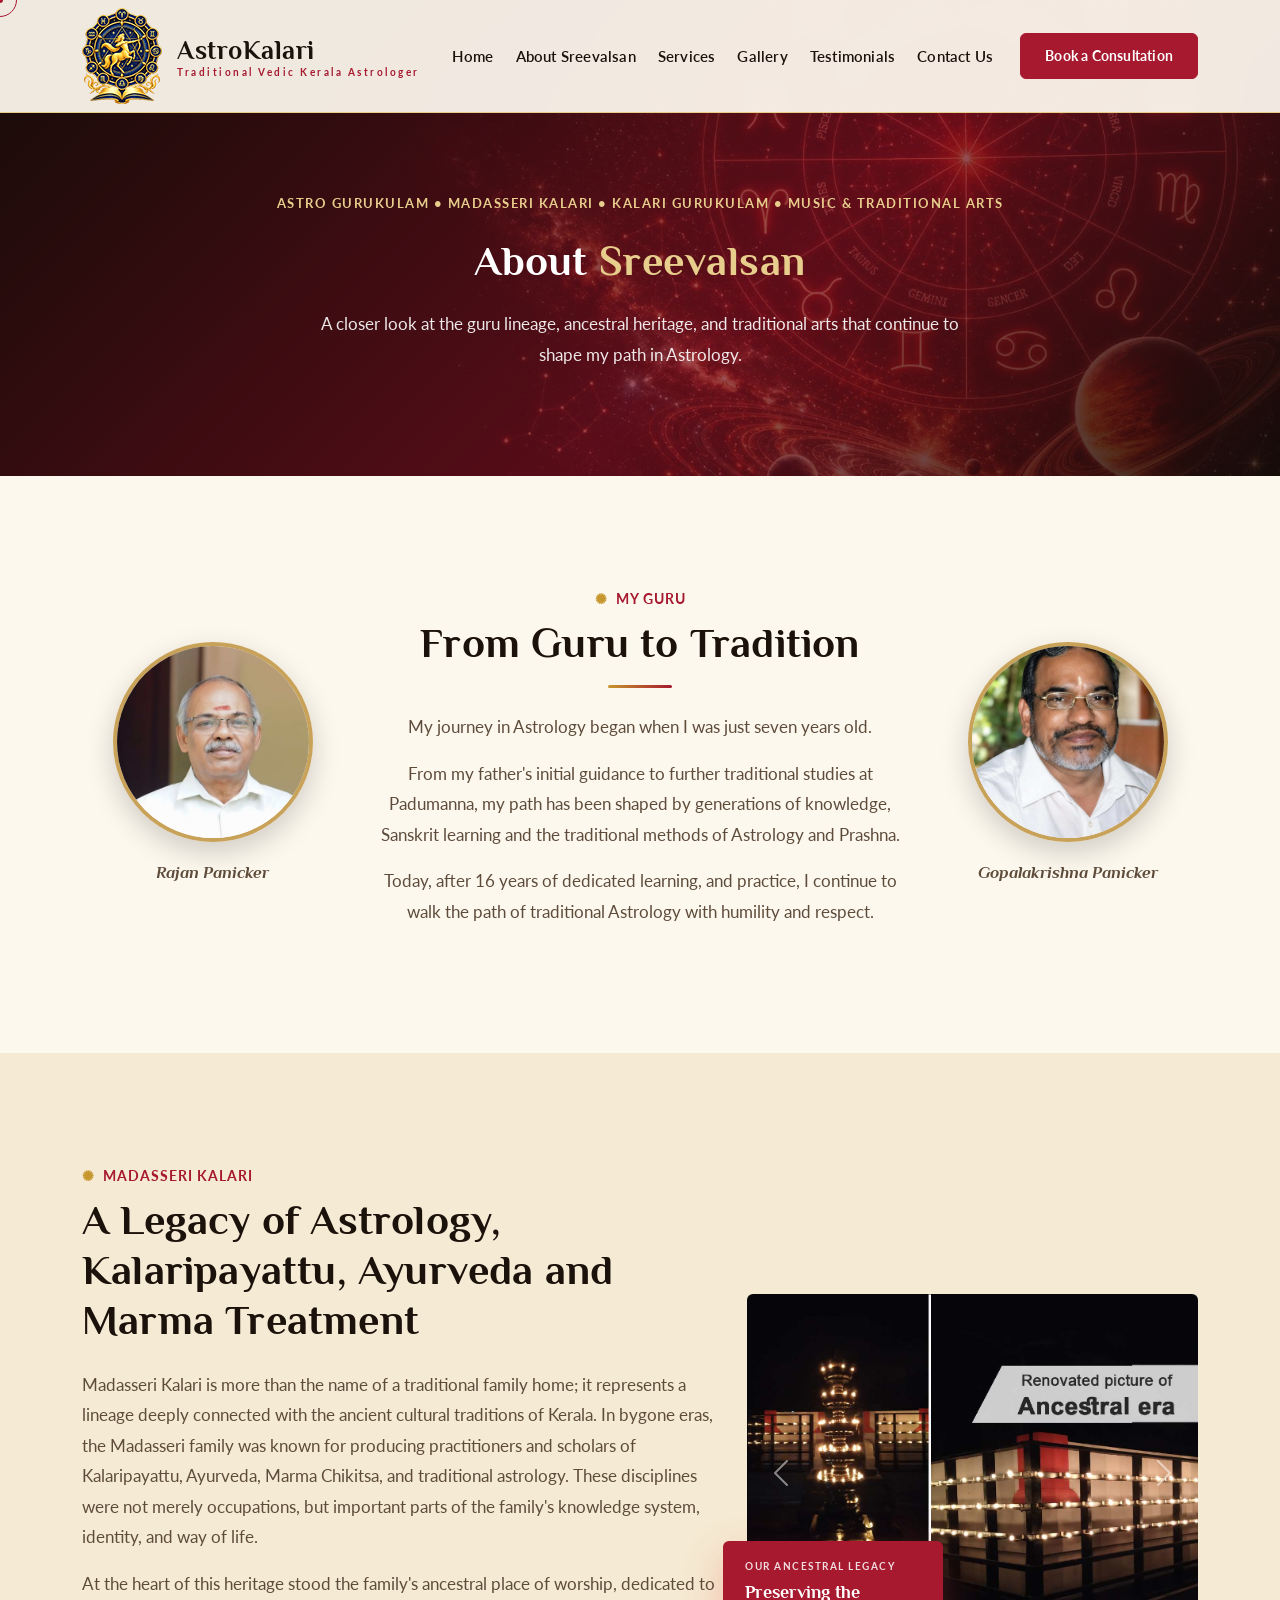
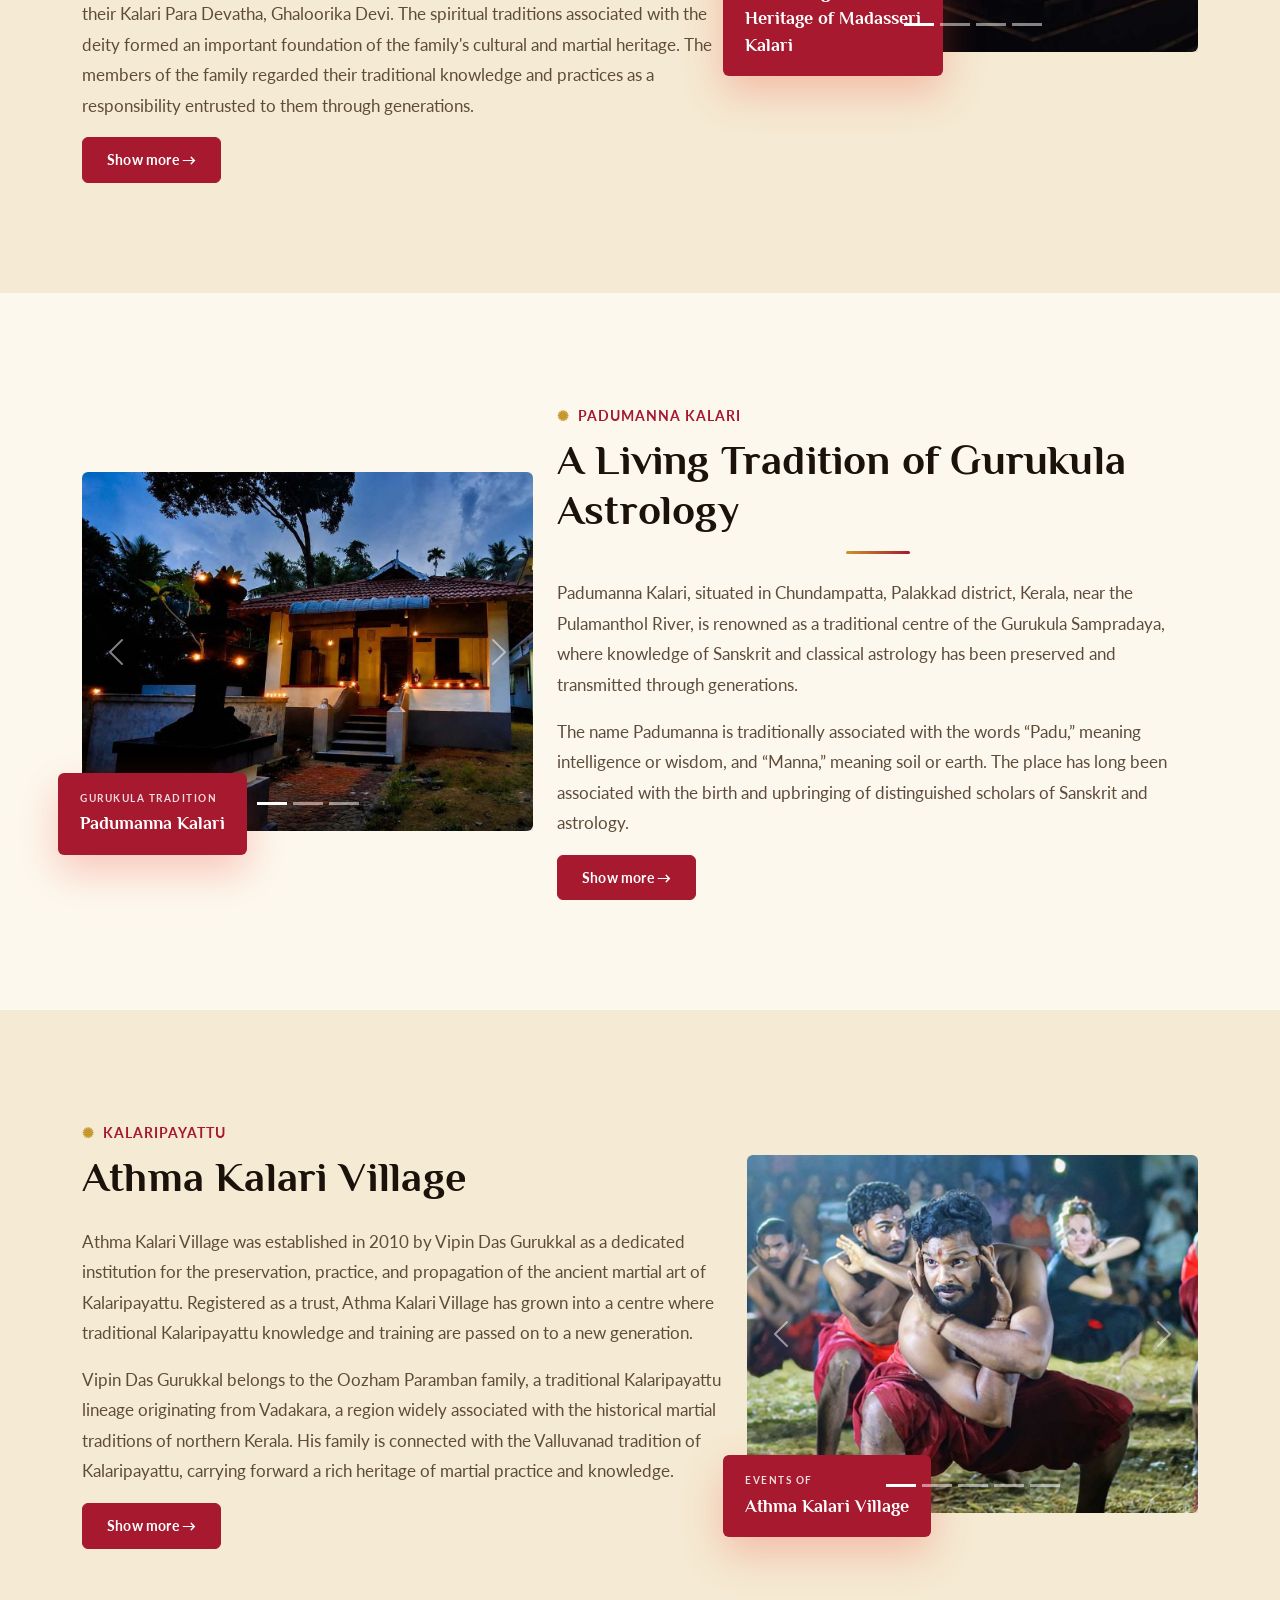
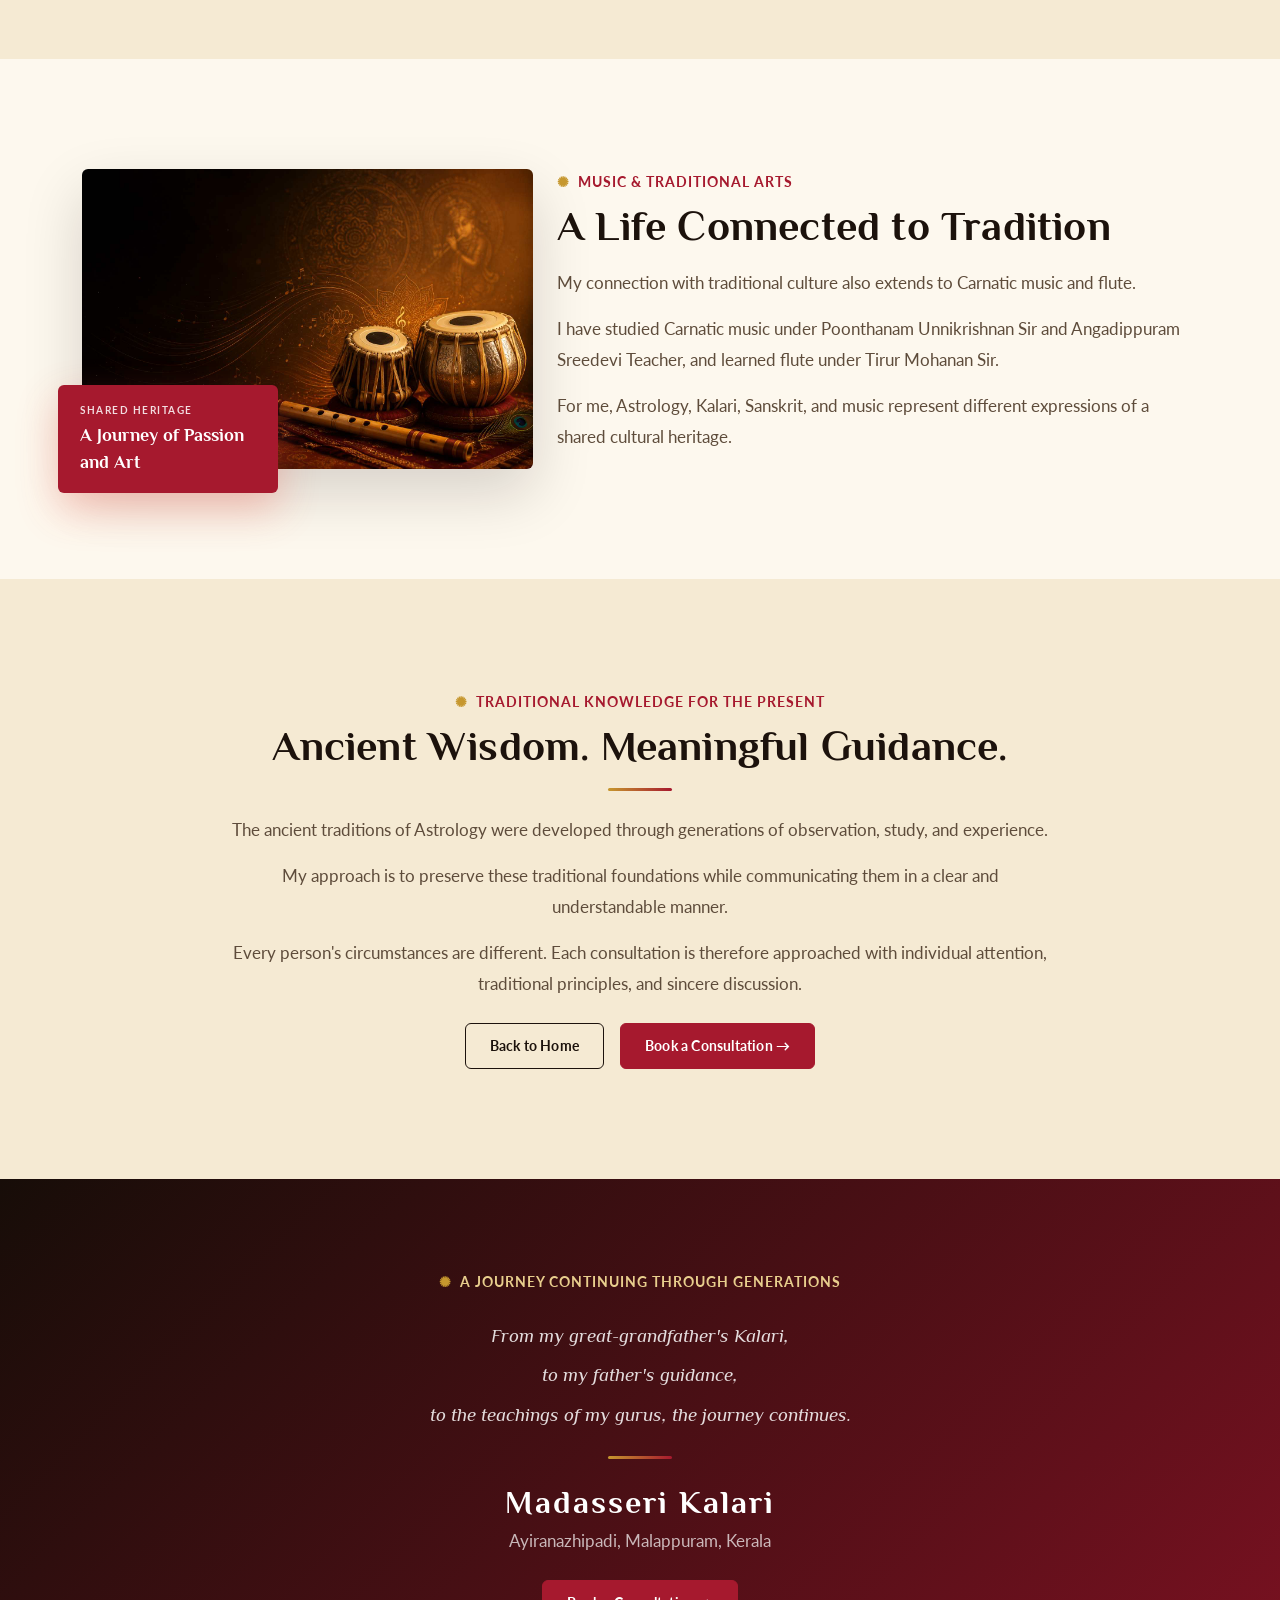
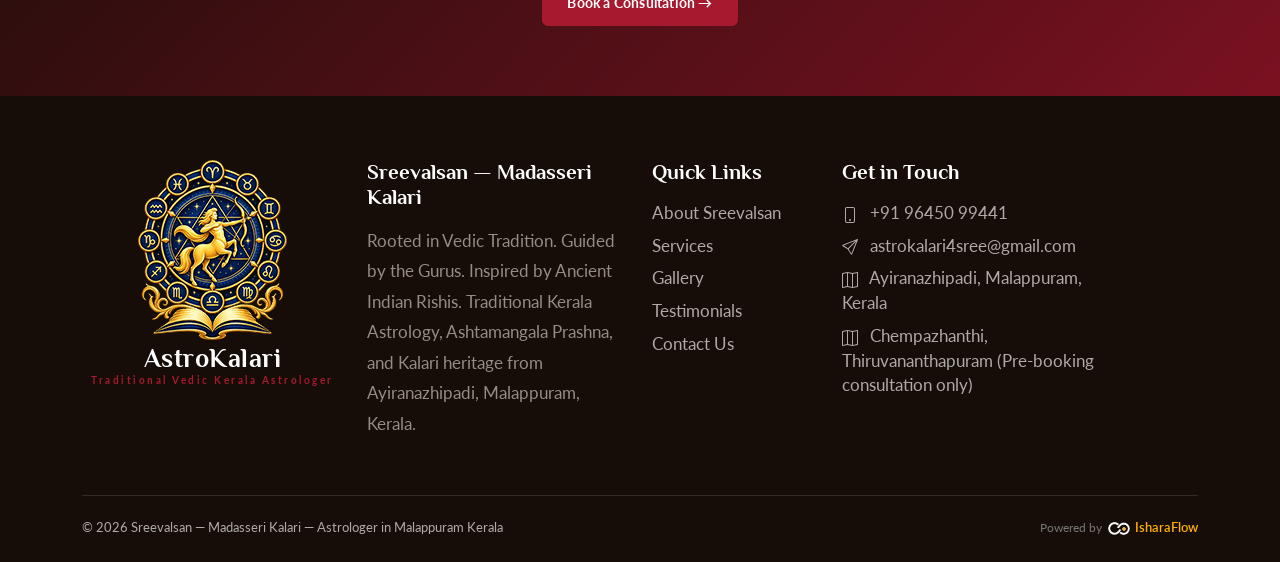
<file: about.html>
<!DOCTYPE html>
<html lang="en">
<head>
<meta charset="UTF-8">
<meta name="viewport" content="width=device-width, initial-scale=1.0">
<title>About Sreevalsan Madasseri | Kerala Vedic Astrologer & Kalari Heritage | AstroKalari</title>
<meta name="description" content="Meet Sreevalsan Madasseri — a traditional Kerala Vedic astrologer trained since age seven in the Guru-Shishya tradition, with 16 years of practice in Jyothisha, Ashtamangala Prashna, Kalaripayattu, Ayurveda and Marma at Madasseri Kalari, Malappuram.">
<meta name="keywords" content="astrology, astrologer near me, astrology by date of birth, astrology signs, astrology app, free astrology, ai astrology, malayalam astrology, astrology tamil, malayalam hindi, best astrologer in kerala, best astrologer in malappuram, best astrologer near me, panicker astrologer, panikker, jyolsyan, kaniyan, sreevalsan, kerala vedic astrologer, jyothisha, ashtamangala prashna, traditional prashna, Madasseri Kalarickal, malappuram astrologer, kerala heritage, kalaripayattu">
<meta name="author" content="Sreevalsan">
<link rel="canonical" href="https://www.astrokalari.com/about.html">

<!-- Open Graph -->
<meta property="og:type" content="website">
<meta property="og:site_name" content="Sreevalsan | Madasseri Kalarickal">
<meta property="og:title" content="About Sreevalsan Madasseri | Kerala Vedic Astrologer & Kalari Heritage">
<meta property="og:description" content="From Guru to tradition: the journey of Sreevalsan Madasseri, one of the best astrologers in Kerala and Malappuram, and the living heritage of Madasseri Kalari.">
<meta property="og:image" content="https://www.astrokalari.com/img/sreevalsan-panicker.jpg">
<meta property="og:url" content="https://www.astrokalari.com/about.html">
<meta property="og:locale" content="en_IN">

<!-- Twitter -->
<meta name="twitter:card" content="summary_large_image">
<meta name="twitter:title" content="About Sreevalsan Madasseri | AstroKalari">
<meta name="twitter:description" content="The journey of Sreevalsan Madasseri — traditional Kerala Vedic astrologer rooted in the Guru-Shishya tradition of Madasseri Kalari.">
<meta name="twitter:image" content="https://www.astrokalari.com/img/sreevalsan-panicker.jpg">

<meta name="geo.region" content="IN-KL">
<meta name="geo.placename" content="Malappuram">
<meta name="robots" content="index, follow">
<link rel="icon" type="image/png" href="https://www.astrokalari.com/img/favicon.png">
<!-- JSON-LD structured data -->
<script type="application/ld+json">
{
  "@context": "https://schema.org",
  "@graph": [
    {
      "@type": [
        "ProfessionalService",
        "LocalBusiness"
      ],
      "@id": "https://www.astrokalari.com/#business",
      "name": "Sreevalsan - Madasseri Kalarickal, Kerala Jyothisham",
      "alternateName": [
        "AstroKalari",
        "Sreevalsan Panicker",
        "Sreevalsan Panikker",
        "Sreevalsan Jyolsyan",
        "Sreevalsan Kaniyan",
        "Best Astrologer in Kerala",
        "Best Astrologer in Malappuram"
      ],
      "url": "https://www.astrokalari.com/",
      "logo": "https://www.astrokalari.com/img/favicon.png",
      "image": [
        "https://www.astrokalari.com/img/sreevalsan-panicker.jpg"
      ],
      "description": "Traditional Kerala Vedic astrology consultations — Jyothisha, Ashtamangala Prashna, Traditional Prashna and spiritual guidance, rooted in the Guru-Shishya tradition of Madasseri Kalarickal. Sreevalsan (Panicker / Jyolsyan / Kaniyan) is widely regarded as one of the best astrologers in Kerala and Malappuram.",
      "founder": {
        "@type": "Person",
        "name": "Sreevalsan",
        "alternateName": [
          "Sreevalsan Panicker",
          "Sreevalsan Panikker",
          "Sreevalsan Jyolsyan",
          "Sreevalsan Kaniyan"
        ],
        "jobTitle": "Traditional Kerala Vedic Astrologer"
      },
      "knowsAbout": [
        "Astrologer",
        "Panicker",
        "Panikker",
        "Jyolsyan",
        "Kaniyan",
        "Jyothisha",
        "Ashtamangala Prashna",
        "Traditional Prashna",
        "Kerala Vedic Astrology",
        "Kalaripayattu",
        "Ayurveda",
        "Marma Tradition"
      ],
      "telephone": "+91-96450-99441",
      "email": "astrokalari4sree@gmail.com",
      "priceRange": "$$",
      "address": {
        "@type": "PostalAddress",
        "streetAddress": "Ayiranazhipadi",
        "addressLocality": "Malappuram",
        "addressRegion": "Kerala",
        "addressCountry": "IN"
      },
      "geo": {
        "@type": "GeoCoordinates",
        "latitude": 11.040590659340326,
        "longitude": 76.1552693355834
      },
      "hasMap": "https://www.google.com/maps/search/?api=1&query=11.040590659340326,76.1552693355834",
      "areaServed": [
        "Malappuram",
        "Kerala",
        "Thiruvananthapuram",
        "India"
      ],
      "openingHoursSpecification": [
        {
          "@type": "OpeningHoursSpecification",
          "dayOfWeek": [
            "Monday",
            "Tuesday",
            "Wednesday",
            "Thursday",
            "Friday",
            "Saturday",
            "Sunday"
          ],
          "opens": "09:30",
          "closes": "18:30"
        }
      ],
      "department": [
        {
          "@type": "LocalBusiness",
          "name": "Sreevalsan Madasseri Kalarickal — Thiruvananthapuram (Pre-booking)",
          "address": {
            "@type": "PostalAddress",
            "addressLocality": "Chembazhanthi, Thiruvananthapuram",
            "addressRegion": "Kerala",
            "addressCountry": "IN"
          },
          "telephone": "+91-96450-99441"
        }
      ],
      "aggregateRating": {
        "@type": "AggregateRating",
        "ratingValue": "4.9",
        "reviewCount": "128"
      }
    },
    {
      "@type": "WebSite",
      "@id": "https://www.astrokalari.com/#website",
      "url": "https://www.astrokalari.com/",
      "name": "AstroKalari — Sreevalsan Madasseri Kalarickal",
      "publisher": {
        "@id": "https://www.astrokalari.com/#business"
      }
    },
    {
      "@type": "WebPage",
      "@id": "https://www.astrokalari.com/about.html#webpage",
      "url": "https://www.astrokalari.com/about.html",
      "name": "About Sreevalsan Madasseri | Kerala Vedic Astrologer",
      "description": "The journey of Sreevalsan Madasseri — a traditional Kerala Vedic astrologer rooted in the Guru-Shishya tradition, with a heritage in Kalaripayattu, Ayurveda and Marma at Madasseri Kalari.",
      "isPartOf": {
        "@id": "https://www.astrokalari.com/#website"
      },
      "about": {
        "@id": "https://www.astrokalari.com/#business"
      },
      "primaryImageOfPage": "https://www.astrokalari.com/img/sreevalsan-panicker.jpg"
    },
    {
      "@type": "Person",
      "@id": "https://www.astrokalari.com/about.html#person",
      "name": "Sreevalsan",
      "alternateName": [
        "Sreevalsan Panicker",
        "Sreevalsan Panikker",
        "Sreevalsan Jyolsyan",
        "Sreevalsan Kaniyan"
      ],
      "jobTitle": "Traditional Kerala Vedic Astrologer",
      "description": "Traditional Kerala Vedic astrologer trained in the Guru-Shishya tradition since the age of seven, with 16 years of dedicated learning and practice in Jyothisha, Kalaripayattu, Ayurveda and Marma tradition at Madasseri Kalari, Malappuram.",
      "worksFor": {
        "@id": "https://www.astrokalari.com/#business"
      },
      "knowsAbout": [
        "Kerala Vedic Astrology",
        "Jyothisha",
        "Ashtamangala Prashna",
        "Kalaripayattu",
        "Ayurveda",
        "Marma Tradition"
      ],
      "image": "https://www.astrokalari.com/img/sreevalsan-panicker.jpg",
      "url": "https://www.astrokalari.com/about.html"
    },
    {
      "@type": "BreadcrumbList",
      "itemListElement": [
        {
          "@type": "ListItem",
          "position": 1,
          "name": "Home",
          "item": "https://www.astrokalari.com/"
        },
        {
          "@type": "ListItem",
          "position": 2,
          "name": "About Sreevalsan",
          "item": "https://www.astrokalari.com/about.html"
        }
      ]
    }
  ]
}
</script>

<link rel="preconnect" href="https://fonts.googleapis.com">
<link href="https://fonts.googleapis.com/css2?family=Philosopher:ital,wght@0,400;0,700;1,400;1,700&family=Lato:wght@300;400;700;900&display=swap" rel="stylesheet">
<link href="https://cdn.jsdelivr.net/npm/bootstrap@5.3.3/dist/css/bootstrap.min.css" rel="stylesheet">
<link href="https://cdnjs.cloudflare.com/ajax/libs/animate.css/4.1.1/animate.min.css" rel="stylesheet">
<link href="css/styles.css" rel="stylesheet">

<style>
/* Guru portraits — My Guru section */
.guru-portrait img{
  width:100%;
  max-width:200px;
  aspect-ratio:1/1;
  object-fit:cover;
  border-radius:50%;
  border:4px solid #c9a25a;
  box-shadow:0 10px 28px rgba(0,0,0,.18);
}
.guru-portrait .guru-name{
  margin-top:1rem;
  margin-bottom:0;
  font-family:'Philosopher',serif;
  font-style:italic;
  font-weight:700;
}

/* Heritage carousel */
.about-img-wrap .heritage-carousel,
.about-img-wrap .heritage-carousel .carousel-inner,
.about-img-wrap .heritage-carousel .carousel-item{
  height:100%;
}
.about-img-wrap .heritage-carousel .carousel-item img{
  width:100%;
  height:100%;
  object-fit:cover;
}
.heritage-more{
  display:grid;
  grid-template-rows:0fr;
  opacity:0;
  overflow:hidden;
  transition:grid-template-rows .5s ease, opacity .4s ease;
}
.heritage-more > div{overflow:hidden;}
.heritage-more.is-open{
  grid-template-rows:1fr;
  opacity:1;
  margin-bottom:1.25rem;
}
.heritage-more .heritage-subhead{
  margin-top:1.25rem;
  margin-bottom:.5rem;
  letter-spacing:1px;
}
.heritage-toggle{cursor:pointer;}
</style>
</head>
<body>

<div class="cursor-dot" id="cursorDot"></div>
<div class="cursor-ring" id="cursorRing"></div>

<!-- ================= NAVBAR ================= -->
<nav class="navbar navbar-expand-lg fixed-top" id="mainNav">
  <div class="container">
    <a class="navbar-brand" href="index.html">
      <div class="astrologo">
			<img src="img/sreevalsan-astrologer-logo.png" width="150" alt="Sreevalsan's services Kerala astrology icon" loading="lazy" decoding="async">
		</div>
		<div class="astroname">
		<span class="brand-name">AstroKalari</span>
		<span class="brand-sub">Traditional Vedic Kerala Astrologer</span>
		 </div>
    </a>
    <button class="navbar-toggler border-0" type="button" data-bs-toggle="collapse" data-bs-target="#navMenu">
      <span class="navbar-toggler-icon"></span>
    </button>
    <div class="collapse navbar-collapse justify-content-end" id="navMenu">
      <ul class="navbar-nav align-items-lg-center">
        <li class="nav-item"><a class="nav-link" href="index.html">Home</a></li>
        <li class="nav-item"><a class="nav-link active" href="about.html">About Sreevalsan</a></li>
        <li class="nav-item"><a class="nav-link" href="services.html">Services</a></li>
        <li class="nav-item"><a class="nav-link" href="gallery.html">Gallery</a></li>
		<li class="nav-item"><a class="nav-link" href="testimonials.html">Testimonials</a></li>
        <li class="nav-item"><a class="nav-link" href="contact.html">Contact Us</a></li>
        <li class="nav-item ms-lg-3 mt-2 mt-lg-0"><a class="btn-gold" href="/#contact">Book a Consultation</a></li>
      </ul>
    </div>
  </div>
</nav>

<!-- ================= PAGE BANNER ================= -->
<section class="hero" style="padding:190px 0 90px;">
  <div class="container hero-content reveal in">
    <div class="row justify-content-center">
      <div class="col-lg-9 text-center">
        <span class="hero-kicker">Astro Gurukulam • Madasseri Kalari • Kalari Gurukulam •  Music &amp; Traditional Arts</span>
        <h1 style="font-size:2.6rem;">About <em style="display:inline;font-size:1em;color:var(--gold-light);">Sreevalsan</em></h1>
        <p class="lead-text mx-auto" style="max-width:640px;">A closer look at the guru lineage, ancestral heritage, and traditional arts that continue to shape my path in Astrology.</p>
      </div>
    </div>
  </div>
</section>

<!-- ================= MY GURU ================= -->
<section class="section" id="guru">
  <div class="container">
    <div class="row align-items-center justify-content-center gy-4">
      <div class="col-md-4 col-lg-3 text-center reveal-left desktop-view">
        <div class="guru-portrait">
          <img src="img/sreevalsan-panicker-guru-rajan-panicker.jpeg" alt="Guru Rajan Panicker">
          <p class="guru-name">Rajan Panicker</p>
        </div>
      </div>
      <div class="col-md-12 col-lg-6 text-center reveal">
        <span class="eyebrow">My Guru</span>
        <h2 class="section-title mt-2 mb-3">From Guru to Tradition</h2>
        <div class="gold-rule mx-auto"></div>
        <p class="mt-4">My journey in Astrology began when I was just seven years old.</p>
        <p>From my father's initial guidance to further traditional studies at Padumanna, my path has been shaped by generations of knowledge, Sanskrit learning and the traditional methods of Astrology and Prashna.</p>
        <p>Today, after 16 years of dedicated learning, and practice, I continue to walk the path of traditional Astrology with humility and respect.</p>
      </div>
	  <div class="col-md-4 col-lg-3 text-center reveal-left mobile-view">
        <div class="guru-portrait">
          <img src="img/sreevalsan-panicker-guru-rajan-panicker.jpeg" alt="Guru Rajan Panicker">
          <p class="guru-name">Rajan Panicker</p>
        </div>
      </div>
      <div class="col-md-4 col-lg-3 text-center reveal-right">
        <div class="guru-portrait">
          <img src="img/sreevalsan-panicker-guru-gopalakrishna-panicker.jpeg" alt="Guru Gopalakrishna Panicker">
          <p class="guru-name">Gopalakrishna Panicker</p>
        </div>
      </div>
    </div>
  </div>
</section>

<!-- ================= Madasseri KalarickalCKAL ================= -->
<section class="section section-alt" id="heritage">
  <div class="container">
    <div class="row align-items-center gy-5 flex-lg-row-reverse">
      <div class="col-lg-5 reveal-right slider-img">
        <div class="about-img-wrap">
          <div id="heritageCarousel" class="carousel slide heritage-carousel" data-bs-ride="carousel" data-bs-interval="4000">
            <div class="carousel-inner">
			   <div class="carousel-item active">
                <img src="img/madasserikalarikkal.jpg" class="d-block w-100" alt="Guru Gopalakrishna Panicker — guru lineage of Madasseri Kalarickal">
              </div>
			  <div class="carousel-item">
                <img src="img/madasseri-kalarikkal-kavu.jpg" class="d-block w-100" alt="Guru Gopalakrishna Panicker — guru lineage of Madasseri Kalarickal">
              </div>
              <div class="carousel-item">
                <img src="img/madasserikalarikkal-renovation.jpeg" class="d-block w-100" alt="Guru Gopalakrishna Panicker — guru lineage of Madasseri Kalarickal">
              </div>
			   <div class="carousel-item">
                <img src="img/madasserikalarikkal-old.jpeg" class="d-block w-100" alt="Guru Rajan Panicker — guru lineage of Madasseri Kalarickal">
              </div>
            </div>
            <button class="carousel-control-prev" type="button" data-bs-target="#heritageCarousel" data-bs-slide="prev">
              <span class="carousel-control-prev-icon" aria-hidden="true"></span>
              <span class="visually-hidden">Previous</span>
            </button>
            <button class="carousel-control-next" type="button" data-bs-target="#heritageCarousel" data-bs-slide="next">
              <span class="carousel-control-next-icon" aria-hidden="true"></span>
              <span class="visually-hidden">Next</span>
            </button>
            <div class="carousel-indicators">
              <button type="button" data-bs-target="#heritageCarousel" data-bs-slide-to="0" class="active" aria-current="true" aria-label="Slide 1"></button>
              <button type="button" data-bs-target="#heritageCarousel" data-bs-slide-to="1" aria-label="Slide 2"></button>
			  <button type="button" data-bs-target="#heritageCarousel" data-bs-slide-to="2" aria-label="Slide 3"></button>
			  <button type="button" data-bs-target="#heritageCarousel" data-bs-slide-to="3" aria-label="Slide 4"></button>
            </div>
          </div>
          <div class="about-badge"><span>Our Ancestral Legacy</span>Preserving the Heritage of Madasseri Kalari</div>
        </div>
      </div>
      <div class="col-lg-7 reveal-left">
        <span class="eyebrow">Madasseri Kalari</span>
        <h2 class="section-title mt-2 mb-3">A Legacy of Astrology, Kalaripayattu, Ayurveda and Marma Treatment</h2>
           <p class="mt-4">Madasseri Kalari is more than the name of a traditional family home; it represents a lineage deeply connected with the ancient cultural traditions of Kerala. In bygone eras, the Madasseri family was known for producing practitioners and scholars of Kalaripayattu, Ayurveda, Marma Chikitsa, and traditional astrology. These disciplines were not merely occupations, but important parts of the family's knowledge system, identity, and way of life.</p>

		  <p>
			At the heart of this heritage stood the family's ancestral place of worship, dedicated to their Kalari Para Devatha, Ghaloorika Devi. The spiritual traditions associated with the deity formed an important foundation of the family's cultural and martial heritage. The members of the family regarded their traditional knowledge and practices as a responsibility entrusted to them through generations.
		  </p>
				<div class="heritage-more" id="heritageMore">
				<div>
					 <h3>Masters of the Madasseri Tradition</h3>

		  <p>
			Among the distinguished figures associated with Madasseri Kalari was Innikelu Ashaan, remembered as one of the great Kalari masters of the family tradition. His expertise and dedication contributed to the preservation of Kalaripayattu within the household and its surrounding community.
		  </p>

		  <p>
			Appunni Panicker was another prominent figure in the lineage. He was renowned as a traditional astrologer and was also a poet. His intellectual and literary interests reflected the broader scholarly character of the Madasseri tradition, where astrology, literature, spirituality, and martial knowledge existed alongside one another.
		  </p>

		  <p>
			Kandaru Panicker, regarded as the last of the family's traditional masters in the fields of Ayurveda, Marma Chikitsa, and Kalaripayattu, carried forward an important part of this ancestral knowledge. His life represents a period when these disciplines were still closely connected within the traditional household system of Kerala.
		  </p>

		  <h3>The Era of Suppression</h3>

		  <p>
			The Madasseri family continued the practice and teaching of Kalaripayattu until the period when British colonial rule imposed restrictions on traditional martial practices in Kerala. Following this historical disruption, the family gradually discontinued formal Kalari training.
		  </p>

		  <p>
			Although the martial tradition became dormant, the family's commitment to traditional astrology continued. Over the following generations, astrology remained an important field of study and professional practice within the family.
		  </p>

		  <p>
			As time passed, the physical Kalari itself was eventually lost. Changes within the family and a gradual decline in interest among some members contributed to the destruction of the original Kalari structure. For nearly two generations, the martial aspect of the family's heritage remained largely dormant.
		  </p>

		  <h3>The Revival of Madasseri Kalari</h3>

		  <p>
			A significant turning point came when <b>Rajan Panicker</b>, the father of Sreevalsan, took steps to renew the family's Kalari space and revive its traditional presence.
		  </p>

		  <p>
			Inspired by the ancestral connection to Kalaripayattu, Sreevalsan later made a personal decision to study the martial art and reconnect with the heritage of his forefathers. His training is guiding by <b>Vipindas Gurukkal</b> of Athma Kalari, whose guidance and instruction played an important role in helping him rediscover and carry forward this ancestral tradition.
		  </p>

		  <p>
			For Sreevalsan, learning Kalaripayattu is not a simply the pursuit of a martial art. It is a conscious effort to reconnect with a heritage that had remained dormant within the family for generations.
		  </p>

		  <h3>Preserving a Heritage for the Future</h3>

		  <p>
			Today, Sreevalsan continues two important dimensions of the Madasseri legacy. Professionally, he follows the family's traditional path of astrology; passionately, he continues the practice of Kalaripayattu.
		  </p>

		  <p>
			His vision is to restore the cultural identity and traditional values associated with Madasseri Kalari and to ensure that the knowledge, discipline, and spirit inherited from his ancestors are not lost to time.
		  </p>

		  <p>
			The revival of Madasseri Kalari is therefore not merely the restoration of a physical space. It is the continuation of a living family heritage—a heritage shaped by astrology, martial arts, Ayurveda, Marma tradition, spirituality, scholarship, and devotion.
		  </p>

		  <p>
			From the knowledge of the ancestors to the responsibility of the present generation, Madasseri Kalari stands as a continuing journey of preservation, revival, and transmission of Kerala's traditional heritage to future generations.
		  </p>
		</div></div>

		<a class="btn-gold heritage-toggle" href="#" id="heritageToggleBtn" data-target="heritageMore">Show more →</a>
	  </div>
    </div>
  </div>
</section>

<!-- ================= PADUMANNA KALARI ================= -->
<section class="section" id="padumanna">
  <div class="container">
    <div class="row align-items-center gy-5">
      <div class="col-lg-5 reveal-left slider-img">
        <div class="about-img-wrap">
          <div id="heritageCarousel02" class="carousel slide heritage-carousel" data-bs-ride="carousel" data-bs-interval="4000">
			<div class="carousel-inner">
			  <div class="carousel-item active">
				<img src="img/sreevalsan-astro-padumanna-kalari.jpeg" class="d-block w-100" alt="padumanna-kalari — guru lineage of Madasseri Kalarickal">
			  </div>
			  <div class="carousel-item">
				<img src="img/sreevalsan-astro-bhanuunni-panicker.jpeg" class="d-block w-100" alt="bhanuunni-panicker — guru lineage of Madasseri Kalarickal">
			  </div>
			   <div class="carousel-item">
				<img src="img/sreevalsan-panicker-guru-gopalakrishna-panicker01.jpeg" class="d-block w-100" alt="bhanuunni-panicker — guru lineage of Madasseri Kalarickal">
			  </div>
			</div>
			<button class="carousel-control-prev" type="button" data-bs-target="#heritageCarousel02" data-bs-slide="prev">
			  <span class="carousel-control-prev-icon" aria-hidden="true"></span>
			  <span class="visually-hidden">Previous</span>
			</button>
			<button class="carousel-control-next" type="button" data-bs-target="#heritageCarousel02" data-bs-slide="next">
			  <span class="carousel-control-next-icon" aria-hidden="true"></span>
			  <span class="visually-hidden">Next</span>
			</button>
			<div class="carousel-indicators">
			  <button type="button" data-bs-target="#heritageCarousel02" data-bs-slide-to="0" class="active" aria-current="true" aria-label="Slide 1"></button>
			  <button type="button" data-bs-target="#heritageCarousel02" data-bs-slide-to="1" aria-label="Slide 2"></button>
			  <button type="button" data-bs-target="#heritageCarousel02" data-bs-slide-to="2" aria-label="Slide 3"></button>
			</div>
		</div>
          <div class="about-badge"><span>Gurukula Tradition</span>Padumanna Kalari</div>
        </div>
      </div>
      <div class="col-lg-7 reveal-right">
        <span class="eyebrow">Padumanna Kalari</span>
        <h2 class="section-title mt-2 mb-3">A Living Tradition of Gurukula Astrology</h2>
        <div class="gold-rule"></div>
			<p class="mt-4">Padumanna Kalari, situated in Chundampatta, Palakkad district, Kerala, near the Pulamanthol River, is renowned as a traditional centre of the Gurukula Sampradaya, where knowledge of Sanskrit and classical astrology has been preserved and transmitted through generations.</p><p>
				The name Padumanna is traditionally associated with the words “Padu,” meaning intelligence or wisdom, and “Manna,” meaning soil or earth. The place has long been associated with the birth and upbringing of distinguished scholars of Sanskrit and astrology.
			  </p>
					<div class="heritage-more" id="padumannaMore"><div>
					 <p>
				At the heart of Padumanna Kalari is its sacred Akshara Kalari, a traditional centre of learning where knowledge is regarded not merely as an academic discipline, but as a sacred responsibility. The principal deity worshipped here is Lord Ganesha, revered as Padumanna Ganapathi, who represents wisdom, learning and the removal of obstacles.
			  </p>

			  <h3>The Gurukula Sampradaya</h3>

			  <p>
				Padumanna Kalari continues to uphold the traditional Indian Rishi Parampara and the Gurukula system of learning. Even in the modern era, this ancient method of education remains an important part of its identity.
			  </p>

			  <p>
				Students who aspire to study Sanskrit and traditional astrology have been welcomed into this lineage and guided according to the principles of the Gurukula tradition. The emphasis has traditionally been placed on knowledge, discipline, character and the preservation of the Shishya Parampara, rather than on material gain.
			  </p>

			  <p>
				This selfless approach to teaching has earned Padumanna Kalari a respected place in the traditional astrological heritage of Kerala. The true wealth of the Kalari lies in the knowledge it preserves and the generations of students who have carried that knowledge forward.
			  </p>

			  <h3>A Distinguished Lineage of Astrologers</h3>

			  <p>
				Among the eminent astrologers associated with Padumanna Kalari was Bhanuunni Panicker, remembered as a highly accomplished scholar of traditional astrology. His knowledge extended across numerous classical astrological texts and traditions, and he became particularly renowned for his mastery of Ashtamangala Prashna.
			  </p>

			  <p>
				His reputation in Ashtamangala Prashna became widely known throughout Kerala, establishing a distinguished tradition that continued through his lineage.
			  </p>

			  <p>
				His son, Gopalakrishna Panicker, became another prominent exponent of Ashtamangala Prashna and is my revered Guru. Under his guidance, I had the privilege of studying the traditional foundations of astrology, Sanskrit and the practical application of classical astrological principles.
			  </p>

			  <p>
				The lineage continues through the next generation, including sons of Gopalakrishna Panicker, who continue to practise Ashtamangala Prashna in Kerala and beyond.
			  </p>

			  <h3>Knowledge Through Tradition</h3>

			  <p>
				One of the distinctive features of Padumanna Kalari is its commitment to traditional, text-based and practical learning. The teachings are rooted in classical Sanskrit texts and the interpretative methods preserved through the Guru–Shishya tradition.
			  </p>

			  <p>
				The Gurukula system is not simply a method of learning astrology. It is a process of living with the knowledge, understanding its principles, observing its applications and gradually developing the wisdom required to interpret them responsibly.
			  </p>

			  <p>
				In this tradition, astrology is not approached merely as a means of livelihood. It is regarded as a body of ancient knowledge that carries intellectual, cultural and spiritual significance.
			  </p>

			  <p>
				For this reason, studying astrology through the Padumanna Gurukula tradition can be compared to undertaking a rigorous course of traditional higher learning—where the Guru's guidance, personal discipline, textual study and practical experience together form the foundation of education.
			  </p>

			  <h3>A Legacy That Continues</h3>

			  <p>
				Through generations of Gurus and Shishyas, Padumanna Kalari has contributed to the preservation and transmission of Kerala's traditional Vedic astrological heritage.
			  </p>

			  <p>
				Its greatest legacy is not simply the number of astrologers it has produced, but the knowledge, discipline and traditional values passed from Guru to Shishya.
			  </p>

			  <p>
				For me, Padumanna Kalari holds profound significance. It is where I had the opportunity to receive guidance from my revered Guru, Gopalakrishna Panicker, and to deepen my understanding of the traditional approach to astrology.
			  </p>

			  <p>
				The knowledge received through this lineage continues to influence my own practice and my commitment to preserving the Gurukula Sampradaya of Kerala astrology for future generations.
			  </p>
			</div>
		</div>

        <a class="btn-gold heritage-toggle" href="#" id="padumannaToggleBtn" data-target="padumannaMore">Show more →</a>
      </div>
    </div>
  </div>
</section>

<!-- ================= Madasseri KalarickalCKAL ================= -->
<section class="section section-alt" id="heritage">
  <div class="container">
    <div class="row align-items-center gy-5 flex-lg-row-reverse">
      <div class="col-lg-5 reveal-right slider-img">
        <div class="about-img-wrap">
          <div id="heritageCarousel01" class="carousel slide heritage-carousel" data-bs-ride="carousel" data-bs-interval="4000">
            <div class="carousel-inner">
			 <div class="carousel-item active">
                <img src="img/sreevalsan-panicker-kalaripayattu-11.jpeg" class="d-block w-100" alt="Guru Gopalakrishna Panicker — guru lineage of Madasseri Kalarickal">
              </div>
              <div class="carousel-item">
                <img src="img/sreevalsan-panicker-kalaripayattu-08.jpeg" class="d-block w-100" alt="Guru Rajan Panicker — guru lineage of Madasseri Kalarickal">
              </div>
              <div class="carousel-item">
                <img src="img/sreevalsan-panicker-kalaripayattu-07.jpeg" class="d-block w-100" alt="Guru Gopalakrishna Panicker — guru lineage of Madasseri Kalarickal">
              </div>
			   <div class="carousel-item">
                <img src="img/sreevalsan-panicker-kalaripayattu-09.jpeg" class="d-block w-100" alt="Guru Gopalakrishna Panicker — guru lineage of Madasseri Kalarickal">
              </div>
			  <div class="carousel-item">
                <img src="img/sreevalsan-panicker-kalaripayattu-010.jpeg" class="d-block w-100" alt="Guru Gopalakrishna Panicker — guru lineage of Madasseri Kalarickal">
              </div>
            </div>
            <button class="carousel-control-prev" type="button" data-bs-target="#heritageCarousel01" data-bs-slide="prev">
              <span class="carousel-control-prev-icon" aria-hidden="true"></span>
              <span class="visually-hidden">Previous</span>
            </button>
            <button class="carousel-control-next" type="button" data-bs-target="#heritageCarousel01" data-bs-slide="next">
              <span class="carousel-control-next-icon" aria-hidden="true"></span>
              <span class="visually-hidden">Next</span>
            </button>
            <div class="carousel-indicators">
              <button type="button" data-bs-target="#heritageCarousel01" data-bs-slide-to="0" class="active" aria-current="true" aria-label="Slide 1"></button>
              <button type="button" data-bs-target="#heritageCarousel01" data-bs-slide-to="1" aria-label="Slide 2"></button>
			  <button type="button" data-bs-target="#heritageCarousel01" data-bs-slide-to="2" aria-label="Slide 3"></button>
			  <button type="button" data-bs-target="#heritageCarousel01" data-bs-slide-to="3" aria-label="Slide 4"></button>
			  <button type="button" data-bs-target="#heritageCarousel01" data-bs-slide-to="4" aria-label="Slide 5"></button>
            </div>
          </div>
          <div class="about-badge"><span>Events of </span>Athma Kalari Village</div>
        </div>
      </div>
      <div class="col-lg-7 reveal-left">
        <span class="eyebrow">Kalaripayattu</span>
        <h2 class="section-title mt-2 mb-3">Athma Kalari Village</h2>
           <p class="mt-4"> Athma Kalari Village was established in 2010 by Vipin Das Gurukkal as a dedicated institution for the preservation, practice, and propagation of the ancient martial art of Kalaripayattu. Registered as a trust, Athma Kalari Village has grown into a centre where traditional Kalaripayattu knowledge and training are passed on to a new generation.</p>
			<p>Vipin Das Gurukkal belongs to the Oozham Paramban family, a traditional Kalaripayattu lineage originating from Vadakara, a region widely associated with the historical martial traditions of northern Kerala. His family is connected with the Valluvanad tradition of Kalaripayattu, carrying forward a rich heritage of martial practice and knowledge. </p>
			<div class="heritage-more" id="heritageMore01">
				<div>
				<p>His journey in Kalaripayattu began under the guidance of his grandfather, who gave him his first lessons in the traditional art. He later continued his training under eight different Gurus, gaining knowledge and experience in various aspects of Kalaripayattu. His studies also extended to Kalari Marma Chikitsa, the traditional system of knowledge associated with vital points, physical well-being, and therapeutic practices within the Kalari tradition.</p>
				<p>Drawing upon years of dedicated training, experience, and learning under different masters, Vipin Das Gurukkal established Athma Kalari Village with a clear purpose: to preserve the depth of the ancient Kalaripayattu heritage while making its knowledge and discipline accessible to future generations.</p>
				<p>Over the years, Athma Kalari Village has welcomed students from different parts of India and from around the world. Many Kalaripayattu enthusiasts have travelled to the institution to learn and experience this traditional martial art. The Kalari continues to attract students who seek authentic training, discipline, physical development, and a deeper understanding of Kerala's martial heritage.</p>
				<p>Vipin Das Gurukkal is also known for his expertise in Kalari Marma Chikitsa. His knowledge and experience have brought him opportunities to contribute to film productions, where Indian filmmakers and actors have sought his guidance and expertise in presenting Kalaripayattu and related traditional practices on screen.</p>
				<p>His experience has also extended to providing Kalaripayattu training to Indian Army regiments, further reflecting the practical discipline and physical training associated with the traditional martial art.</p>
				<p>Today, Athma Kalari Village stands as a place where tradition, discipline, knowledge, and cultural heritage come together. Under the guidance of Vipin Das Gurukkal, the institution continues its endeavour to preserve the legacy of Kalaripayattu and introduce its timeless values to students from India and across the world.</p>
				</div>
			</div>
		<a class="btn-gold heritage-toggle" href="#" id="heritageToggleBtn" data-target="heritageMore01">Show more →</a>
	  </div>
    </div>
  </div>
</section>
<!-- ================= MUSIC & TRADITIONAL ARTS ================= -->
<section class="section" id="music">
  <div class="container">
    <div class="row align-items-center gy-5">
      <div class="col-lg-5 reveal-left">
        <div class="about-img-wrap">
          <img src="img/sreevalsan-panicker-music.png" alt="Sreevalsan's connection with Carnatic music and traditional Kerala arts">
          <div class="about-badge"><span>Shared Heritage</span>A Journey of Passion and Art</div>
        </div>
      </div>
      <div class="col-lg-7 reveal-right">
        <span class="eyebrow">Music &amp; Traditional Arts</span>
        <h2 class="section-title mt-2 mb-3">A Life Connected to Tradition</h2>
        <p>My connection with traditional culture also extends to Carnatic music and flute.</p>
        <p>I have studied Carnatic music under Poonthanam Unnikrishnan Sir and Angadippuram Sreedevi Teacher, and learned flute under Tirur Mohanan Sir.</p>
        <p>For me, Astrology, Kalari, Sanskrit, and music represent different expressions of a shared cultural heritage.</p>
      </div>
    </div>
  </div>
</section>

<!-- ================= TRADITIONAL KNOWLEDGE ================= -->
<section class="section section-alt" id="traditional-knowledge">
  <div class="container">
    <div class="row justify-content-center">
      <div class="col-lg-9 text-center reveal">
        <span class="eyebrow">Traditional Knowledge for the Present</span>
        <h2 class="section-title mt-2 mb-3">Ancient Wisdom. Meaningful Guidance.</h2>
        <div class="gold-rule mx-auto"></div>
        <p class="mt-4">The ancient traditions of Astrology were developed through generations of observation, study, and experience.</p>
        <p>My approach is to preserve these traditional foundations while communicating them in a clear and understandable manner.</p>
        <p>Every person's circumstances are different. Each consultation is therefore approached with individual attention, traditional principles, and sincere discussion.</p>
        <div class="d-flex flex-wrap justify-content-center gap-3 mt-4">
          <a href="index.html" class="btn-outline-ink">Back to Home</a>
          <a href="index.html#contact" class="btn-gold">Book a Consultation →</a>
        </div>
      </div>
    </div>
  </div>
</section>

<!-- ================= CTA ================= -->
<section class="cta-band reveal" style="background:linear-gradient(135deg,var(--dark) 0%,var(--accent-dark) 100%);padding-bottom:70px;">
  <div class="container">
    <span class="eyebrow" style="color:var(--gold-light);">A Journey Continuing Through Generations</span>
    <p class="mt-4 mb-1" style="color:rgba(255,255,255,0.85);font-family:'Philosopher',sans-serif;font-style:italic;font-size:1.2rem;">From my great-grandfather's Kalari,</p>
    <p class="mb-1" style="color:rgba(255,255,255,0.85);font-family:'Philosopher',sans-serif;font-style:italic;font-size:1.2rem;">to my father's guidance,</p>
    <p class="mb-4" style="color:rgba(255,255,255,0.85);font-family:'Philosopher',sans-serif;font-style:italic;font-size:1.2rem;">to the teachings of my gurus, the journey continues.</p>
    <div class="gold-rule mx-auto mb-4"></div>
    <h2 class="mb-1" style="letter-spacing:2px;">Madasseri Kalari</h2>
    <p class="mb-4">Ayiranazhipadi, Malappuram, Kerala</p>
    <a href="contact.html#contact" class="btn-gold">Book a Consultation →</a>
  </div>
</section>

<!-- ================= FOOTER ================= -->
<footer>
  <div class="container">
    <div class="row g-4">
	 <div class="col-md-3">
		<div class="footerlogo">
			<img src="img/sreevalsan-astrologer-logo-ftr.png" alt="Sreevalsan's services Kerala astrology icon" loading="lazy" decoding="async">
			<div class="astrofootername">
				<span class="brand-name">AstroKalari</span>
				<span class="brand-sub">Traditional Vedic Kerala Astrologer</span>
			</div>
		</div>
		</div>
      <div class="col-md-9 col-lg-3">
        <h5>Sreevalsan — Madasseri Kalari</h5>
        <p class="mt-3" style="color:rgba(251,246,236,0.55);">Rooted in Vedic Tradition. Guided by the Gurus. Inspired by Ancient Indian Rishis. Traditional Kerala Astrology, Ashtamangala Prashna, and Kalari heritage from Ayiranazhipadi, Malappuram, Kerala.</p>
        </div>
      <div class="col-md-6 col-lg-2">
        <h5>Quick Links</h5>
        <ul class="list-unstyled mt-3">
          <li class="mb-2"><a href="about.html">About Sreevalsan</a></li>
          <li class="mb-2"><a href="services.html">Services</a></li>
		  <li class="mb-2"><a href="gallery.html">Gallery</a></li>
          <li class="mb-2"><a href="testimonials.html">Testimonials</a></li>
          <li class="mb-2"><a href="contact.html">Contact Us</a></li>
        </ul>
      </div>
      <div class="col-md-6 col-lg-3">
        <h5>Get in Touch</h5>
        <ul class="list-unstyled mt-3">
          <li class="mb-2"><svg xmlns="http://www.w3.org/2000/svg" width="16" height="16" fill="currentColor" class="bi bi-phone" viewBox="0 0 16 16">
  <path d="M11 1a1 1 0 0 1 1 1v12a1 1 0 0 1-1 1H5a1 1 0 0 1-1-1V2a1 1 0 0 1 1-1zM5 0a2 2 0 0 0-2 2v12a2 2 0 0 0 2 2h6a2 2 0 0 0 2-2V2a2 2 0 0 0-2-2z"></path>
  <path d="M8 14a1 1 0 1 0 0-2 1 1 0 0 0 0 2"></path>
</svg> <a href="tel:+919645099441" class="footer-link">+91 96450 99441</a></li>
          <li class="mb-2"><svg xmlns="http://www.w3.org/2000/svg" width="16" height="16" fill="currentColor" class="bi bi-send" viewBox="0 0 16 16">
  <path d="M15.854.146a.5.5 0 0 1 .11.54l-5.819 14.547a.75.75 0 0 1-1.329.124l-3.178-4.995L.643 7.184a.75.75 0 0 1 .124-1.33L15.314.037a.5.5 0 0 1 .54.11ZM6.636 10.07l2.761 4.338L14.13 2.576zm6.787-8.201L1.591 6.602l4.339 2.76z"></path>
</svg> <a href="mailto:astrokalari4sree@gmail.com" class="footer-link">astrokalari4sree@gmail.com</a></li>
          <li class="mb-2"><svg xmlns="http://www.w3.org/2000/svg" width="16" height="16" fill="currentColor" class="bi bi-map" viewBox="0 0 16 16">
  <path fill-rule="evenodd" d="M15.817.113A.5.5 0 0 1 16 .5v14a.5.5 0 0 1-.402.49l-5 1a.5.5 0 0 1-.196 0L5.5 15.01l-4.902.98A.5.5 0 0 1 0 15.5v-14a.5.5 0 0 1 .402-.49l5-1a.5.5 0 0 1 .196 0L10.5.99l4.902-.98a.5.5 0 0 1 .415.103M10 1.91l-4-.8v12.98l4 .8zm1 12.98 4-.8V1.11l-4 .8zm-6-.8V1.11l-4 .8v12.98z"></path>
</svg> Ayiranazhipadi, Malappuram, Kerala</li>
 <li class="mb-2"><svg xmlns="http://www.w3.org/2000/svg" width="16" height="16" fill="currentColor" class="bi bi-map" viewBox="0 0 16 16">
  <path fill-rule="evenodd" d="M15.817.113A.5.5 0 0 1 16 .5v14a.5.5 0 0 1-.402.49l-5 1a.5.5 0 0 1-.196 0L5.5 15.01l-4.902.98A.5.5 0 0 1 0 15.5v-14a.5.5 0 0 1 .402-.49l5-1a.5.5 0 0 1 .196 0L10.5.99l4.902-.98a.5.5 0 0 1 .415.103M10 1.91l-4-.8v12.98l4 .8zm1 12.98 4-.8V1.11l-4 .8zm-6-.8V1.11l-4 .8v12.98z"></path>
</svg> Chempazhanthi, Thiruvananthapuram (Pre-booking consultation only)</li>
        </ul>
      </div>
    </div>
    <div class="footer-bottom d-flex flex-wrap justify-content-between">
      <span>© 2026 Sreevalsan — Madasseri Kalari — Astrologer in Malappuram Kerala</span>
      <span><div class="powered-by">
    <span>Powered by</span>
    <a href="https://www.isharaflow.com" target="_blank" rel="noopener">
        <img src="img/isharaflow-icon.png" alt="IsharaFlow">
        <strong>IsharaFlow</strong>
    </a>
</div></span>
    </div>
  </div>
</footer>

<!-- ================= FLOATING BUTTONS ================= -->
<a href="https://wa.me/919645099441?text=Namaste%2C%0AI%20would%20like%20to%20book%20an%20astrology%20consultation." target="_blank" class="whatsapp-float" aria-label="Chat on WhatsApp">
  <svg width="28" height="28" viewBox="0 0 24 24" fill="#fff"><path d="M12.04 2C6.58 2 2.13 6.45 2.13 11.91c0 1.75.46 3.39 1.26 4.81L2 22l5.42-1.38a9.9 9.9 0 0 0 4.62 1.14h.01c5.46 0 9.91-4.45 9.91-9.91S17.5 2 12.04 2Zm0 18.11h-.01a8.2 8.2 0 0 1-4.18-1.14l-.3-.18-3.12.8.83-3.05-.2-.31a8.2 8.2 0 0 1-1.26-4.32c0-4.53 3.69-8.22 8.24-8.22 2.2 0 4.27.86 5.82 2.42a8.17 8.17 0 0 1 2.41 5.81c0 4.53-3.69 8.19-8.23 8.19Zm4.51-6.15c-.25-.12-1.47-.72-1.7-.81-.23-.08-.4-.12-.56.13-.17.25-.64.81-.79.97-.14.17-.29.19-.54.06-.25-.12-1.05-.39-2-1.23-.74-.66-1.24-1.47-1.39-1.72-.14-.25-.02-.38.11-.51.11-.11.25-.29.37-.43.12-.15.16-.25.25-.42.08-.17.04-.31-.02-.43-.06-.12-.56-1.36-.77-1.86-.2-.49-.41-.42-.56-.43h-.48c-.17 0-.43.06-.66.31-.23.25-.86.85-.86 2.06 0 1.22.89 2.4 1.01 2.56.12.17 1.75 2.67 4.24 3.74.59.26 1.05.41 1.41.53.59.19 1.13.16 1.55.1.47-.07 1.47-.6 1.68-1.18.21-.58.21-1.08.14-1.18-.06-.11-.23-.17-.48-.29Z"/></svg>
</a>
<button class="back-to-top" id="backToTop" aria-label="Back to top">
  <svg width="18" height="18" viewBox="0 0 24 24" fill="none" stroke="currentColor" stroke-width="2"><path d="M12 19V5M5 12l7-7 7 7"/></svg>
</button>

<script src="https://cdn.jsdelivr.net/npm/bootstrap@5.3.3/dist/js/bootstrap.bundle.min.js"></script>
<script>
document.addEventListener("DOMContentLoaded", function () {

  const stats = document.querySelectorAll(".stat-num[data-count]");

  stats.forEach(function (stat) {

    const target = parseFloat(stat.dataset.count);
    const suffix = stat.dataset.suffix || "";
    const decimals = parseInt(stat.dataset.decimals) || 0;
    const comma = stat.dataset.comma === "true";

    const duration = 2500; // 2.5 seconds
    const startTime = performance.now();

    function updateCounter(currentTime) {

      const progress = Math.min((currentTime - startTime) / duration, 1);

      // Smooth slow start/end
      const ease = 1 - Math.pow(1 - progress, 3);

      const current = target * ease;

      let displayValue;

      if (decimals > 0) {
        displayValue = current.toFixed(decimals);
      } else {
        displayValue = Math.floor(current);
      }

      if (comma) {
        displayValue = Number(displayValue).toLocaleString("en-IN");
      }

      stat.textContent = displayValue + suffix;

      if (progress < 1) {
        requestAnimationFrame(updateCounter);
      } else {
        stat.textContent =
          (comma ? target.toLocaleString("en-IN") : target.toFixed(decimals)) +
          suffix;
      }
    }

    requestAnimationFrame(updateCounter);

  });

  // ============ Show More / Show Less toggles (Madasseri Kalari, Padumanna Kalari, etc.) ============
  document.querySelectorAll('.heritage-toggle').forEach(function (btn) {
    var panel = document.getElementById(btn.dataset.target);
    if (!panel) return;
    btn.addEventListener('click', function (e) {
      e.preventDefault();
      var isOpen = panel.classList.toggle('is-open');
      if (isOpen) {
        btn.innerHTML = 'Show less ↑';
      } else {
        btn.innerHTML = 'Show more →';
        panel.scrollIntoView({ behavior: 'smooth', block: 'nearest' });
      }
    });
  });

});
</script>
<script>
// custom fast cursor
const dot = document.getElementById('cursorDot');
const ring = document.getElementById('cursorRing');
let mx=0,my=0,rx=0,ry=0;
window.addEventListener('mousemove', e=>{
  mx=e.clientX; my=e.clientY;
  dot.style.left=mx+'px'; dot.style.top=my+'px';
});
function loop(){
  rx += (mx-rx)*0.35; ry += (my-ry)*0.35; // fast follow, low smoothing
  ring.style.left=rx+'px'; ring.style.top=ry+'px';
  requestAnimationFrame(loop);
}
loop();
document.querySelectorAll('a, button, .service-card, .testimonial-card, .gallery-item').forEach(el=>{
  el.addEventListener('mouseenter', ()=>ring.classList.add('hover'));
  el.addEventListener('mouseleave', ()=>ring.classList.remove('hover'));
});

// navbar scroll state
const nav = document.getElementById('mainNav');
window.addEventListener('scroll', ()=>{
  nav.classList.toggle('scrolled', window.scrollY>40);
  document.getElementById('backToTop').classList.toggle('show', window.scrollY>500);
});

// back to top
document.getElementById('backToTop').addEventListener('click', ()=>{
  window.scrollTo({top:0, behavior:'smooth'});
});

// scroll reveal
const revealEls = document.querySelectorAll('.reveal, .reveal-left, .reveal-right');
const io = new IntersectionObserver((entries)=>{
  entries.forEach(entry=>{
    if(entry.isIntersecting){
      entry.target.classList.add('in');
      io.unobserve(entry.target);
    }
  });
}, {threshold:0.15});
revealEls.forEach(el=>io.observe(el));

// smooth active nav link on scroll
const sections = document.querySelectorAll('section[id]');
const navLinks = document.querySelectorAll('.nav-link');
window.addEventListener('scroll', ()=>{
  let current='';
  sections.forEach(sec=>{
    if(window.scrollY >= sec.offsetTop - 120) current = sec.getAttribute('id');
  });
  navLinks.forEach(link=>{
    link.classList.toggle('active', link.getAttribute('href')==='#'+current);
  });
});

// ================= GALLERY FILTER =================
(function(){
  const tabs = document.querySelectorAll('.gallery-tab');
  const items = document.querySelectorAll('.gallery-col');
  const emptyMsg = document.getElementById('galleryEmpty');

  tabs.forEach(tab => {
    tab.addEventListener('click', () => {
      const filter = tab.dataset.filter;

      tabs.forEach(t => t.classList.remove('active'));
      tab.classList.add('active');

      let visibleCount = 0;
      items.forEach(item => {
        const match = filter === 'all' || item.dataset.category === filter;
        item.style.display = match ? '' : 'none';
        if (match) visibleCount++;
      });

      emptyMsg.style.display = visibleCount === 0 ? 'block' : 'none';
    });
  });
})();

// ================= TESTIMONIAL SLIDER =================
(function(){
  const track = document.getElementById('testimonialTrack');
  const slides = Array.from(track.children);
  const prevBtn = document.getElementById('prevBtn');
  const nextBtn = document.getElementById('nextBtn');
  const dotsWrap = document.getElementById('sliderDots');
  let index = 0;
  let perView = getPerView();
  let autoplayTimer = null;

  function getPerView(){
    const w = window.innerWidth;
    if(w <= 576) return 1;
    if(w <= 991) return 2;
    return 3;
  }

  function maxIndex(){
    return Math.max(0, slides.length - perView);
  }

  function buildDots(){
    dotsWrap.innerHTML = '';
    const count = maxIndex() + 1;
    for(let i=0;i<count;i++){
      const d = document.createElement('button');
      d.className = 'dot' + (i===index ? ' active' : '');
      d.setAttribute('aria-label','Go to slide '+(i+1));
      d.addEventListener('click', ()=>{ index = i; update(); });
      dotsWrap.appendChild(d);
    }
  }

  function update(){
    index = Math.min(Math.max(index,0), maxIndex());
    const slideWidth = slides[0].getBoundingClientRect().width;
    const gap = parseFloat(getComputedStyle(track).gap || 24);
    track.style.transform = `translateX(-${index * (slideWidth + gap)}px)`;
    prevBtn.disabled = index === 0;
    nextBtn.disabled = index === maxIndex();
    Array.from(dotsWrap.children).forEach((d,i)=> d.classList.toggle('active', i===index));
  }

  function next(){ index = Math.min(index+1, maxIndex()); update(); resetAutoplay(); }
  function prev(){ index = Math.max(index-1, 0); update(); resetAutoplay(); }

  function startAutoplay(){
    autoplayTimer = setInterval(()=>{
      index = index >= maxIndex() ? 0 : index+1;
      update();
    }, 5000);
  }
  function resetAutoplay(){
    clearInterval(autoplayTimer);
    startAutoplay();
  }

  nextBtn.addEventListener('click', next);
  prevBtn.addEventListener('click', prev);

  const sliderEl = document.querySelector('.testimonial-slider');
  sliderEl.addEventListener('mouseenter', ()=>clearInterval(autoplayTimer));
  sliderEl.addEventListener('mouseleave', startAutoplay);

  // basic touch swipe support
  let touchStartX = 0;
  sliderEl.addEventListener('touchstart', e=>{ touchStartX = e.touches[0].clientX; }, {passive:true});
  sliderEl.addEventListener('touchend', e=>{
    const dx = e.changedTouches[0].clientX - touchStartX;
    if(dx > 50) prev();
    else if(dx < -50) next();
  }, {passive:true});

  window.addEventListener('resize', ()=>{
    perView = getPerView();
    buildDots();
    update();
  });

  buildDots();
  update();
  startAutoplay();
})();

// ================= CONTACT FORM =================
// Live field validation feedback
(function () {
  const form = document.getElementById('contactForm');
  if (!form) return;

  const fieldWraps = form.querySelectorAll('.was-validated-field');

  fieldWraps.forEach(function (wrap) {
    const input = wrap.querySelector('.form-control, .form-select');
    if (!input) return;

    function check() {
      const fieldValid = input.checkValidity();
      wrap.classList.toggle('is-invalid', !fieldValid);
      wrap.classList.toggle('is-valid', fieldValid);
    }

    input.addEventListener('input', check);
    input.addEventListener('blur', check);
    input.addEventListener('change', check);
  });
})();

// Dynamic Form with Validation
document.getElementById('contactForm').addEventListener('submit', function (e) {

    e.preventDefault();

    const form = this;
    const submitBtn = document.getElementById('cfSubmitBtn');
    const submitText = document.getElementById('cfSubmitText');
    const submitLoader = document.getElementById('cfSubmitLoader');
    const successAlert = document.getElementById('cfSuccess');
    const errorAlert = document.getElementById('cfError');

    // ------------------------------------
    // Reset previous alerts
    // ------------------------------------
    successAlert.style.display = 'none';
    errorAlert.style.display = 'none';

    // ------------------------------------
    // Validation
    // ------------------------------------

    const fieldWraps = form.querySelectorAll('.was-validated-field');
    let isValid = true;
    let firstInvalidInput = null;

    fieldWraps.forEach(function (wrap) {
        const input = wrap.querySelector('.form-control, .form-select');
        if (!input) return;

        const fieldValid = input.checkValidity();

        wrap.classList.toggle('is-invalid', !fieldValid);
        wrap.classList.toggle('is-valid', fieldValid);

        if (!fieldValid) {
            isValid = false;
            if (!firstInvalidInput) firstInvalidInput = input;
        }
    });

    if (!isValid) {
        if (firstInvalidInput) firstInvalidInput.focus();
        return;
    }

    // ------------------------------------
    // Loading State
    // ------------------------------------

    submitText.textContent = 'Sending...';
    submitLoader.classList.remove('d-none');
    submitBtn.disabled = true;


    // ------------------------------------
    // DATE OF BIRTH
    // ------------------------------------

    const dob = document.getElementById('cf-dob').value;

    const dobYear = document.getElementById('dob-year');
    const dobMonth = document.getElementById('dob-month');
    const dobDay = document.getElementById('dob-day');

    // Clear previous values
    dobYear.value = '';
    dobMonth.value = '';
    dobDay.value = '';

    // If DOB is selected
    if (dob) {

        const parts = dob.split('-');

        // HTML date returns:
        // YYYY-MM-DD

        dobYear.value = parts[0];
        dobMonth.value = parseInt(parts[1], 10);
        dobDay.value = parseInt(parts[2], 10);
    }


    // ------------------------------------
    // Collect Form Data
    // ------------------------------------

    const formData = new FormData(form);


    // ------------------------------------
    // Google Form URL
    // ------------------------------------

    const googleFormURL =
        'https://docs.google.com/forms/u/2/d/e/1FAIpQLSdDDH1TsdXVyArT7irVXq8N2HlQKAbkl1ozphMinDxTnhMm0Q/formResponse';


    // ------------------------------------
    // Submit
    // ------------------------------------

    fetch(googleFormURL, {
        method: 'POST',
        body: formData,
        mode: 'no-cors'
    })

    .then(() => {

        // Reset form
        form.reset();

        // Also clear hidden DOB fields
        dobYear.value = '';
        dobMonth.value = '';
        dobDay.value = '';

        // Clear validation states
        fieldWraps.forEach(function (wrap) {
            wrap.classList.remove('is-valid', 'is-invalid');
        });


        // ------------------------------------
        // Success State
        // ------------------------------------

        submitText.textContent = 'Send Message →';
        submitLoader.classList.add('d-none');
        submitBtn.disabled = false;

        successAlert.style.display = 'block';

    })

    .catch((error) => {

        console.error(
            'Form submission error:',
            error
        );

        submitText.textContent = 'Send Message →';
        submitLoader.classList.add('d-none');
        submitBtn.disabled = false;

        errorAlert.style.display = 'block';

    });

});
</script>
</body>
</html>
</file>
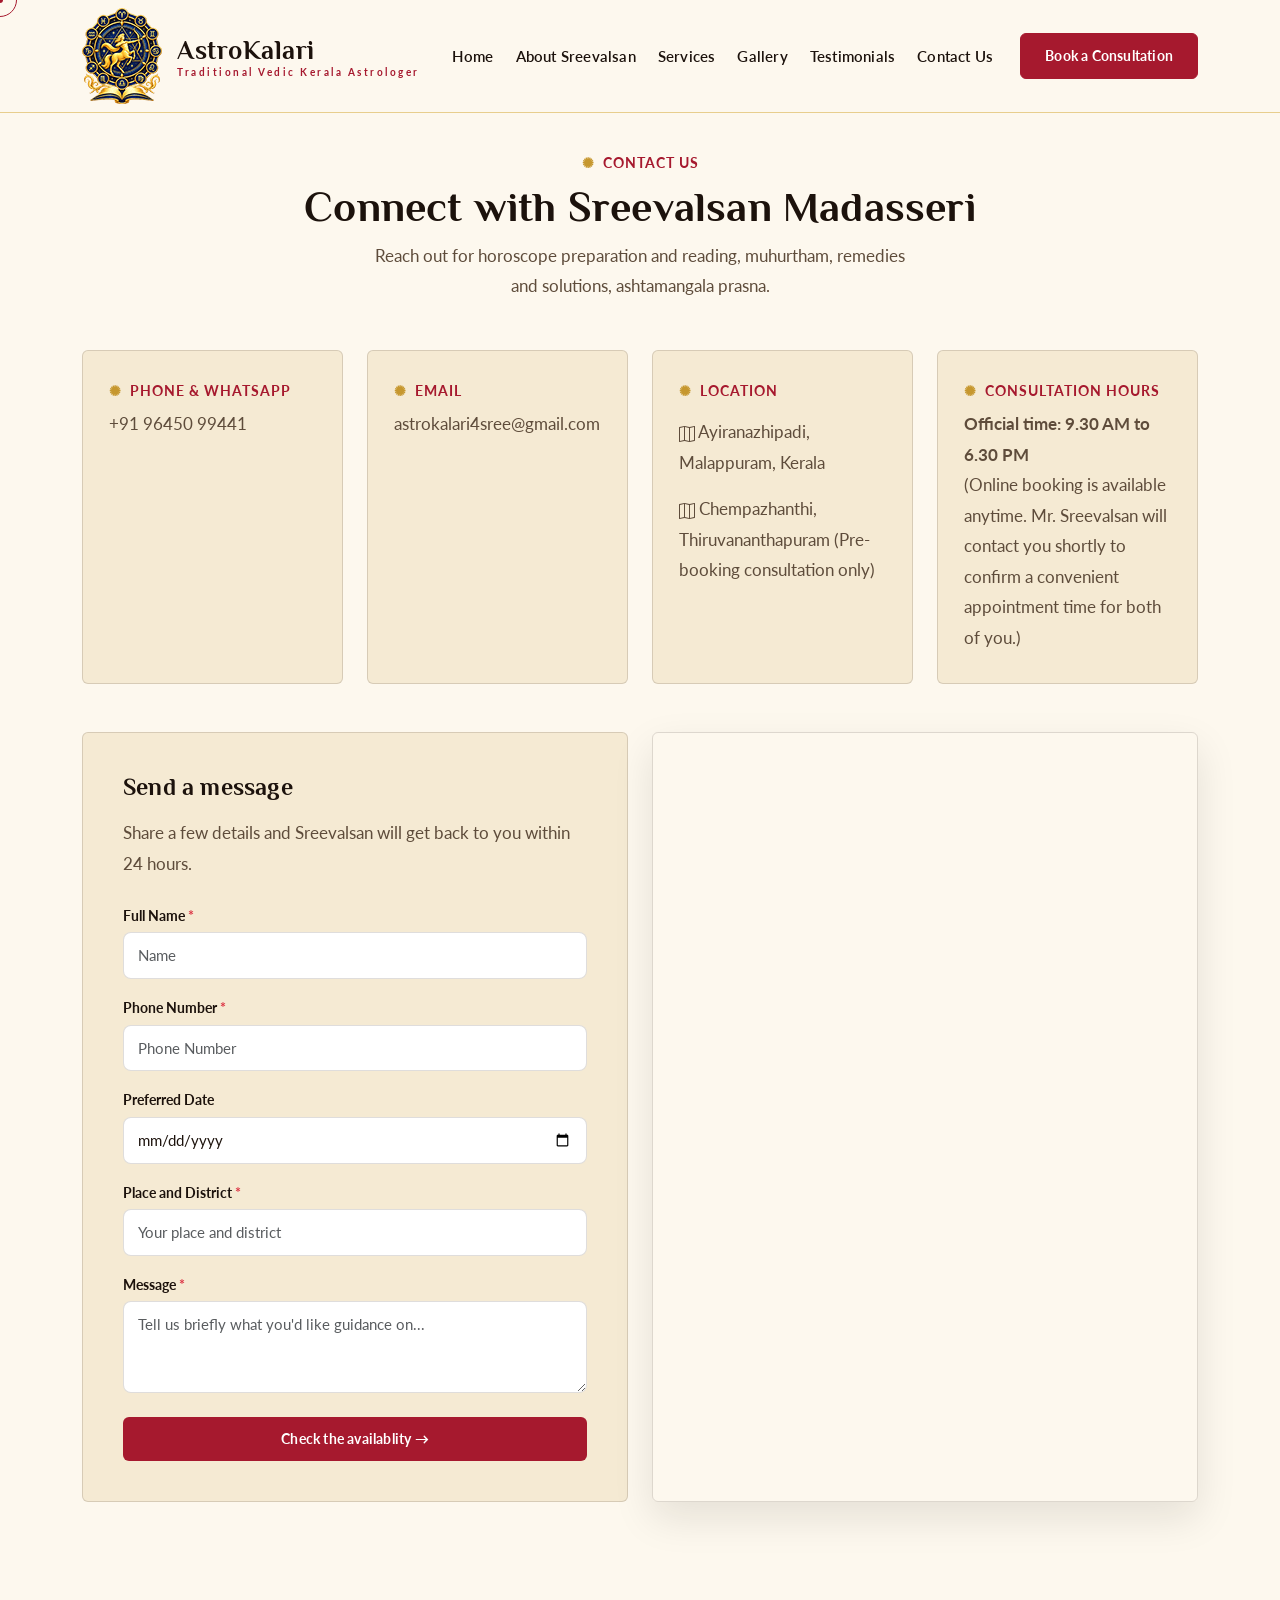
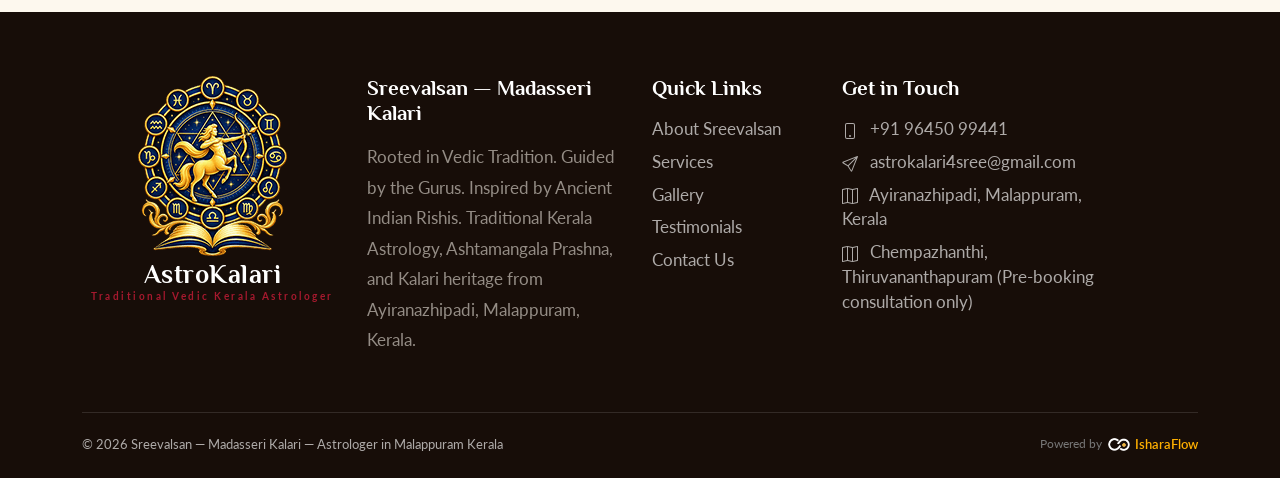
<file: contact.html>
<!DOCTYPE html>
<html lang="en">
<head>
<meta charset="UTF-8">
<meta name="viewport" content="width=device-width, initial-scale=1.0">
<title>Contact Sreevalsan Madasseri | Book Astrology Consultation in Malappuram | AstroKalari</title>
<meta name="description" content="Contact Sreevalsan Madasseri for an astrology consultation in Malappuram, Kerala — call, WhatsApp or send a message. In-person and online consultations available, 9:30 AM to 6:30 PM daily.">
<meta name="keywords" content="astrology, astrologer near me, astrology by date of birth, astrology signs, astrology app, free astrology, ai astrology, malayalam astrology, astrology tamil, malayalam hindi, best astrologer in kerala, best astrologer in malappuram, best astrologer near me, panicker astrologer, panikker, jyolsyan, kaniyan, sreevalsan, kerala vedic astrologer, jyothisha, ashtamangala prashna, traditional prashna, Madasseri Kalarickal, malappuram astrologer, kerala heritage, kalaripayattu">
<meta name="author" content="Sreevalsan">
<link rel="canonical" href="https://www.astrokalari.com/contact.html">

<!-- Open Graph -->
<meta property="og:type" content="website">
<meta property="og:site_name" content="Sreevalsan | Madasseri Kalarickal">
<meta property="og:title" content="Contact Sreevalsan Madasseri | Book an Astrology Consultation">
<meta property="og:description" content="Reach Sreevalsan Madasseri for horoscope preparation and reading, muhurtham, remedies and Ashtamangala Prasna — in Malappuram, Kerala or online.">
<meta property="og:image" content="https://www.astrokalari.com/img/sreevalsan-panicker.jpg">
<meta property="og:url" content="https://www.astrokalari.com/contact.html">
<meta property="og:locale" content="en_IN">

<!-- Twitter -->
<meta name="twitter:card" content="summary_large_image">
<meta name="twitter:title" content="Contact | AstroKalari">
<meta name="twitter:description" content="Call, WhatsApp or message Sreevalsan Madasseri to book an astrology consultation in Malappuram, Kerala.">
<meta name="twitter:image" content="https://www.astrokalari.com/img/sreevalsan-panicker.jpg">

<meta name="geo.region" content="IN-KL">
<meta name="geo.placename" content="Malappuram">
<meta name="robots" content="index, follow">
<link rel="icon" type="image/png" href="https://www.astrokalari.com/img/favicon.png">
<!-- JSON-LD structured data -->
<script type="application/ld+json">
{
  "@context": "https://schema.org",
  "@graph": [
    {
      "@type": [
        "ProfessionalService",
        "LocalBusiness"
      ],
      "@id": "https://www.astrokalari.com/#business",
      "name": "Sreevalsan - Madasseri Kalarickal, Kerala Jyothisham",
      "alternateName": [
        "AstroKalari",
        "Sreevalsan Panicker",
        "Sreevalsan Panikker",
        "Sreevalsan Jyolsyan",
        "Sreevalsan Kaniyan",
        "Best Astrologer in Kerala",
        "Best Astrologer in Malappuram"
      ],
      "url": "https://www.astrokalari.com/",
      "logo": "https://www.astrokalari.com/img/favicon.png",
      "image": [
        "https://www.astrokalari.com/img/sreevalsan-panicker.jpg"
      ],
      "description": "Traditional Kerala Vedic astrology consultations — Jyothisha, Ashtamangala Prashna, Traditional Prashna and spiritual guidance, rooted in the Guru-Shishya tradition of Madasseri Kalarickal. Sreevalsan (Panicker / Jyolsyan / Kaniyan) is widely regarded as one of the best astrologers in Kerala and Malappuram.",
      "founder": {
        "@type": "Person",
        "name": "Sreevalsan",
        "alternateName": [
          "Sreevalsan Panicker",
          "Sreevalsan Panikker",
          "Sreevalsan Jyolsyan",
          "Sreevalsan Kaniyan"
        ],
        "jobTitle": "Traditional Kerala Vedic Astrologer"
      },
      "knowsAbout": [
        "Astrologer",
        "Panicker",
        "Panikker",
        "Jyolsyan",
        "Kaniyan",
        "Jyothisha",
        "Ashtamangala Prashna",
        "Traditional Prashna",
        "Kerala Vedic Astrology",
        "Kalaripayattu",
        "Ayurveda",
        "Marma Tradition"
      ],
      "telephone": "+91-96450-99441",
      "email": "astrokalari4sree@gmail.com",
      "priceRange": "$$",
      "address": {
        "@type": "PostalAddress",
        "streetAddress": "Ayiranazhipadi",
        "addressLocality": "Malappuram",
        "addressRegion": "Kerala",
        "addressCountry": "IN"
      },
      "geo": {
        "@type": "GeoCoordinates",
        "latitude": 11.040590659340326,
        "longitude": 76.1552693355834
      },
      "hasMap": "https://www.google.com/maps/search/?api=1&query=11.040590659340326,76.1552693355834",
      "areaServed": [
        "Malappuram",
        "Kerala",
        "Thiruvananthapuram",
        "India"
      ],
      "openingHoursSpecification": [
        {
          "@type": "OpeningHoursSpecification",
          "dayOfWeek": [
            "Monday",
            "Tuesday",
            "Wednesday",
            "Thursday",
            "Friday",
            "Saturday",
            "Sunday"
          ],
          "opens": "09:30",
          "closes": "18:30"
        }
      ],
      "department": [
        {
          "@type": "LocalBusiness",
          "name": "Sreevalsan Madasseri Kalarickal — Thiruvananthapuram (Pre-booking)",
          "address": {
            "@type": "PostalAddress",
            "addressLocality": "Chembazhanthi, Thiruvananthapuram",
            "addressRegion": "Kerala",
            "addressCountry": "IN"
          },
          "telephone": "+91-96450-99441"
        }
      ],
      "aggregateRating": {
        "@type": "AggregateRating",
        "ratingValue": "4.9",
        "reviewCount": "128"
      }
    },
    {
      "@type": "WebSite",
      "@id": "https://www.astrokalari.com/#website",
      "url": "https://www.astrokalari.com/",
      "name": "AstroKalari — Sreevalsan Madasseri Kalarickal",
      "publisher": {
        "@id": "https://www.astrokalari.com/#business"
      }
    },
    {
      "@type": "ContactPage",
      "@id": "https://www.astrokalari.com/contact.html#contactpage",
      "name": "Contact Sreevalsan Madasseri",
      "url": "https://www.astrokalari.com/contact.html",
      "about": {
        "@id": "https://www.astrokalari.com/#business"
      },
      "mainEntity": {
        "@id": "https://www.astrokalari.com/#business"
      }
    },
    {
      "@type": "BreadcrumbList",
      "itemListElement": [
        {
          "@type": "ListItem",
          "position": 1,
          "name": "Home",
          "item": "https://www.astrokalari.com/"
        },
        {
          "@type": "ListItem",
          "position": 2,
          "name": "Contact Us",
          "item": "https://www.astrokalari.com/contact.html"
        }
      ]
    }
  ]
}
</script>

<link rel="preconnect" href="https://fonts.googleapis.com">
<link href="https://fonts.googleapis.com/css2?family=Philosopher:ital,wght@0,400;0,700;1,400;1,700&family=Lato:wght@300;400;700;900&display=swap" rel="stylesheet">
<link href="https://cdn.jsdelivr.net/npm/bootstrap@5.3.3/dist/css/bootstrap.min.css" rel="stylesheet">
<link href="https://cdnjs.cloudflare.com/ajax/libs/animate.css/4.1.1/animate.min.css" rel="stylesheet">
<link href="css/styles.css" rel="stylesheet">

</head>
<body>

<div class="cursor-dot" id="cursorDot"></div>
<div class="cursor-ring" id="cursorRing"></div>

<!-- ================= NAVBAR ================= -->
<nav class="navbar navbar-expand-lg fixed-top" id="mainNav">
  <div class="container">
    <a class="navbar-brand" href="index.html">
      <div class="astrologo">
			<img src="img/sreevalsan-astrologer-logo.png" width="150" alt="Sreevalsan's services Kerala astrology icon" loading="lazy" decoding="async">
		</div>
		<div class="astroname">
		<span class="brand-name">AstroKalari</span>
		<span class="brand-sub">Traditional Vedic Kerala Astrologer</span>
		 </div>
    </a>
    <button class="navbar-toggler border-0" type="button" data-bs-toggle="collapse" data-bs-target="#navMenu">
      <span class="navbar-toggler-icon"></span>
    </button>
    <div class="collapse navbar-collapse justify-content-end" id="navMenu">
      <ul class="navbar-nav align-items-lg-center">
        <li class="nav-item"><a class="nav-link" href="index.html">Home</a></li>
        <li class="nav-item"><a class="nav-link" href="about.html">About Sreevalsan</a></li>
        <li class="nav-item"><a class="nav-link" href="services.html">Services</a></li>
        <li class="nav-item"><a class="nav-link" href="gallery.html">Gallery</a></li>
		<li class="nav-item"><a class="nav-link" href="testimonials.html">Testimonials</a></li>
        <li class="nav-item"><a class="nav-link active" href="contact.html">Contact Us</a></li>
        <li class="nav-item ms-lg-3 mt-2 mt-lg-0"><a class="btn-gold" href="index.html#contact">Book a Consultation</a></li>
      </ul>
    </div>
  </div>
</nav>

<!-- ================= CONTACT ================= -->
<section class="section top-space" id="contact">
  <div class="container">
    <div class="text-center mb-5 reveal">
      <span class="eyebrow">Contact Us</span>
      <h2 class="section-title mt-2">Connect with Sreevalsan Madasseri</h2>
      <p class="section-sub">Reach out for horoscope preparation and reading, muhurtham, remedies and solutions, ashtamangala prasna.</p>
    </div>
    <div class="row g-3 g-md-4 mb-5">
      <div class="col-lg-3 col-md-6 col-sm-12 reveal">
            <div class="contact-item"><span class="eyebrow">Phone &amp; WhatsApp</span><p class="mb-0"><a href="tel:+919645099441" class="contact-link">+91 96450 99441</a></p></div>
          </div>
           <div class="col-lg-3 col-md-6 col-sm-12 reveal">
            <div class="contact-item"><span class="eyebrow">Email</span><p class="mb-0"><a href="mailto:astrokalari4sree@gmail.com" class="contact-link">astrokalari4sree@gmail.com</a></p></div>
          </div>
           <div class="col-lg-3 col-md-6 col-sm-12 reveal">
            <div class="contact-item"><span class="eyebrow">Location</span><ul class="list-unstyled mt-3">
          
          <li class="mb-2"><p><svg xmlns="http://www.w3.org/2000/svg" width="16" height="16" fill="currentColor" class="bi bi-map" viewBox="0 0 16 16">
  <path fill-rule="evenodd" d="M15.817.113A.5.5 0 0 1 16 .5v14a.5.5 0 0 1-.402.49l-5 1a.5.5 0 0 1-.196 0L5.5 15.01l-4.902.98A.5.5 0 0 1 0 15.5v-14a.5.5 0 0 1 .402-.49l5-1a.5.5 0 0 1 .196 0L10.5.99l4.902-.98a.5.5 0 0 1 .415.103M10 1.91l-4-.8v12.98l4 .8zm1 12.98 4-.8V1.11l-4 .8zm-6-.8V1.11l-4 .8v12.98z"></path>
</svg> Ayiranazhipadi, Malappuram, Kerala</p></li>
 <li class="mb-2"><p><svg xmlns="http://www.w3.org/2000/svg" width="16" height="16" fill="currentColor" class="bi bi-map" viewBox="0 0 16 16">
  <path fill-rule="evenodd" d="M15.817.113A.5.5 0 0 1 16 .5v14a.5.5 0 0 1-.402.49l-5 1a.5.5 0 0 1-.196 0L5.5 15.01l-4.902.98A.5.5 0 0 1 0 15.5v-14a.5.5 0 0 1 .402-.49l5-1a.5.5 0 0 1 .196 0L10.5.99l4.902-.98a.5.5 0 0 1 .415.103M10 1.91l-4-.8v12.98l4 .8zm1 12.98 4-.8V1.11l-4 .8zm-6-.8V1.11l-4 .8v12.98z"></path>
</svg> Chempazhanthi, Thiruvananthapuram (Pre-booking consultation only)</p></li>
        </ul></div>
          </div>
          <div class="col-lg-3 col-md-6 col-sm-12 reveal">
            <div class="contact-item"><span class="eyebrow">Consultation Hours</span><p class="mb-0"><span class="yellow"><b>Official time: 9.30 AM to 6.30 PM</b></span><br>
(Online booking is available anytime. Mr. Sreevalsan will contact you shortly to confirm a convenient appointment time for both of you.)</p></div>
          </div>
    </div>

    <div class="row g-4 align-items-stretch">
      <!-- ---- Dynamic contact form ---- -->
      <div class="col-lg-6 reveal-left">
        <div class="contact-form-wrap h-100">
          <h4 class="mb-3">Send a message</h4>
          <p class="mb-4">Share a few details and Sreevalsan will get back to you within 24 hours.</p>
         <!-- Google Form hidden iframe -->
		<iframe name="googleFormTarget" id="googleFormTarget" style="display:none;"></iframe>

		 <form
            id="contactForm"
            action="https://docs.google.com/forms/u/2/d/e/1FAIpQLSdDDH1TsdXVyArT7irVXq8N2HlQKAbkl1ozphMinDxTnhMm0Q/formResponse"
            method="POST"
            target="googleFormTarget"
            novalidate
          >

            <div class="row g-3">

              <!-- Name -->
              <div class="col-12 was-validated-field">
                <label class="form-label" for="cf-name">
                  Full Name <span class="text-danger">*</span>
                </label>
                <input
                  type="text"
                  class="form-control"
                  id="cf-name"
                  name="entry.1446822387"
                  required
                  minlength="2"
                  placeholder="Name"
                  autocomplete="name"
                >
                <div class="field-error">
                  Please enter your name.
                </div>
              </div>

              <!-- Phone -->
              <div class="col-12 was-validated-field">
                <label class="form-label" for="cf-phone">
                  Phone Number <span class="text-danger">*</span>
                </label>
                <input
                  type="tel"
                  class="form-control"
                  id="cf-phone"
                  name="entry.1575574966"
                  required
                  pattern="^[0-9+\-\s]{7,15}$"
                  placeholder="Phone Number"
                  autocomplete="tel"
                >
                <div class="field-error">
                  Please enter a valid phone number.
                </div>
              </div>

              <!-- Preferred Date -->
              <div class="col-12 was-validated-field">
                <label class="form-label" for="cf-dob">
                  Preferred Date
                </label>
                <input type="date" class="form-control" id="cf-dob">
                <div class="field-error">
                  Please choose a future date.
                </div>
                <!-- Google Forms DOB fields -->
                <input type="hidden" name="entry.1394332678_year" id="dob-year">
                <input type="hidden" name="entry.1394332678_month" id="dob-month">
                <input type="hidden" name="entry.1394332678_day" id="dob-day">
              </div>

              <!-- Place -->
              <div class="col-12 was-validated-field">
                <label class="form-label" for="cf-service">
                  Place and District <span class="text-danger">*</span>
                </label>
                <input
                  type="text"
                  class="form-control"
                  id="cf-service"
                  name="entry.24277679"
                  required
                  minlength="2"
                  placeholder="Your place and district"
                  autocomplete="address-level2"
                >
                <div class="field-error">
                  Please enter your place and district.
                </div>
              </div>

              <!-- Message -->
              <div class="col-12 was-validated-field">
                <label class="form-label" for="cf-message">
                  Message <span class="text-danger">*</span>
                </label>
                <textarea
                  class="form-control"
                  id="cf-message"
                  name="entry.1053260928"
                  rows="3"
                  required
                  minlength="10"
                  placeholder="Tell us briefly what you'd like guidance on..."
                ></textarea>
                <div class="field-error">
                  Please enter at least 10 characters.
                </div>
              </div> 

            </div>

            <!-- Submit -->
            <button
              type="submit"
              class="btn-gold mt-4 w-100"
              id="cfSubmitBtn"
            >
              <span id="cfSubmitText">
                Check the availablity →
              </span>
              <span
                id="cfSubmitLoader"
                class="spinner-border spinner-border-sm d-none"
                role="status"
                aria-hidden="true"
              ></span>
            </button>

            <!-- Success -->
            <div class="form-alert form-alert-success mt-3 text-center" id="cfSuccess" role="status" style="display: none;">
              Thank you! Your consultation request has been submitted successfully.
              Sreevalsan will contact you shortly to confirm a convenient appointment time.
            </div>

            <!-- Error -->
            <div
              class="form-alert form-alert-error mt-3"
              id="cfError"
              role="alert"
              style="display:none;"
            >
              Something went wrong. Please call or WhatsApp
              <strong>+91 96450 99441</strong> directly.
            </div>

          </form>
        </div>
      </div>

      <!-- ---- Google Map ---- -->
      <div class="col-lg-6 reveal-right">
        <div class="map-wrap h-100">
		  <iframe
            src="https://www.google.com/maps/embed?pb=!1m18!1m12!1m3!1d346.1264104148715!2d76.15492181850223!3d11.040627792007847!2m3!1f0!2f0!3f0!3m2!1i1024!2i768!4f13.1!3m3!1m2!1s0x3ba635d8424fe0f3%3A0xd9c81957074d5b04!2sSreevalsan!5e0!3m2!1sen!2sin!4v1788332153304!5m2!1sen!2sin"
            width="100%" height="100%" style="border:0;min-height:420px;" allowfullscreen="" loading="lazy"
            referrerpolicy="no-referrer-when-downgrade"
            title="Sreevalsan MK — Ayiranazhipadi, Malappuram, Kerala location map">
          </iframe>
        </div>
      </div>
    </div>
  </div>
</section>


<!-- ================= FOOTER ================= -->
<footer>
  <div class="container">
    <div class="row g-4">
	 <div class="col-md-3">
		<div class="footerlogo">
			<img src="img/sreevalsan-astrologer-logo-ftr.png" alt="Sreevalsan's services Kerala astrology icon" loading="lazy" decoding="async">
			<div class="astrofootername">
				<span class="brand-name">AstroKalari</span>
				<span class="brand-sub">Traditional Vedic Kerala Astrologer</span>
			</div>
		</div>
		</div>
      <div class="col-md-9 col-lg-3">
        <h5>Sreevalsan — Madasseri Kalari</h5>
        <p class="mt-3" style="color:rgba(251,246,236,0.55);">Rooted in Vedic Tradition. Guided by the Gurus. Inspired by Ancient Indian Rishis. Traditional Kerala Astrology, Ashtamangala Prashna, and Kalari heritage from Ayiranazhipadi, Malappuram, Kerala.</p>
        </div>
      <div class="col-md-6 col-lg-2">
        <h5>Quick Links</h5>
        <ul class="list-unstyled mt-3">
          <li class="mb-2"><a href="about.html">About Sreevalsan</a></li>
          <li class="mb-2"><a href="services.html">Services</a></li>
		  <li class="mb-2"><a href="gallery.html">Gallery</a></li>
          <li class="mb-2"><a href="testimonials.html">Testimonials</a></li>
          <li class="mb-2"><a href="contact.html">Contact Us</a></li>
        </ul>
      </div>
      <div class="col-md-6 col-lg-3">
        <h5>Get in Touch</h5>
        <ul class="list-unstyled mt-3">
          <li class="mb-2"><svg xmlns="http://www.w3.org/2000/svg" width="16" height="16" fill="currentColor" class="bi bi-phone" viewBox="0 0 16 16">
  <path d="M11 1a1 1 0 0 1 1 1v12a1 1 0 0 1-1 1H5a1 1 0 0 1-1-1V2a1 1 0 0 1 1-1zM5 0a2 2 0 0 0-2 2v12a2 2 0 0 0 2 2h6a2 2 0 0 0 2-2V2a2 2 0 0 0-2-2z"></path>
  <path d="M8 14a1 1 0 1 0 0-2 1 1 0 0 0 0 2"></path>
</svg> <a href="tel:+919645099441" class="footer-link">+91 96450 99441</a></li>
          <li class="mb-2"><svg xmlns="http://www.w3.org/2000/svg" width="16" height="16" fill="currentColor" class="bi bi-send" viewBox="0 0 16 16">
  <path d="M15.854.146a.5.5 0 0 1 .11.54l-5.819 14.547a.75.75 0 0 1-1.329.124l-3.178-4.995L.643 7.184a.75.75 0 0 1 .124-1.33L15.314.037a.5.5 0 0 1 .54.11ZM6.636 10.07l2.761 4.338L14.13 2.576zm6.787-8.201L1.591 6.602l4.339 2.76z"></path>
</svg> <a href="mailto:astrokalari4sree@gmail.com" class="footer-link">astrokalari4sree@gmail.com</a></li>
          <li class="mb-2"><svg xmlns="http://www.w3.org/2000/svg" width="16" height="16" fill="currentColor" class="bi bi-map" viewBox="0 0 16 16">
  <path fill-rule="evenodd" d="M15.817.113A.5.5 0 0 1 16 .5v14a.5.5 0 0 1-.402.49l-5 1a.5.5 0 0 1-.196 0L5.5 15.01l-4.902.98A.5.5 0 0 1 0 15.5v-14a.5.5 0 0 1 .402-.49l5-1a.5.5 0 0 1 .196 0L10.5.99l4.902-.98a.5.5 0 0 1 .415.103M10 1.91l-4-.8v12.98l4 .8zm1 12.98 4-.8V1.11l-4 .8zm-6-.8V1.11l-4 .8v12.98z"></path>
</svg> Ayiranazhipadi, Malappuram, Kerala</li>
 <li class="mb-2"><svg xmlns="http://www.w3.org/2000/svg" width="16" height="16" fill="currentColor" class="bi bi-map" viewBox="0 0 16 16">
  <path fill-rule="evenodd" d="M15.817.113A.5.5 0 0 1 16 .5v14a.5.5 0 0 1-.402.49l-5 1a.5.5 0 0 1-.196 0L5.5 15.01l-4.902.98A.5.5 0 0 1 0 15.5v-14a.5.5 0 0 1 .402-.49l5-1a.5.5 0 0 1 .196 0L10.5.99l4.902-.98a.5.5 0 0 1 .415.103M10 1.91l-4-.8v12.98l4 .8zm1 12.98 4-.8V1.11l-4 .8zm-6-.8V1.11l-4 .8v12.98z"></path>
</svg> Chempazhanthi, Thiruvananthapuram (Pre-booking consultation only)</li>
        </ul>
      </div>
    </div>
    <div class="footer-bottom d-flex flex-wrap justify-content-between">
      <span>© 2026 Sreevalsan — Madasseri Kalari — Astrologer in Malappuram Kerala</span>
      <span><div class="powered-by">
    <span>Powered by</span>
    <a href="https://www.isharaflow.com" target="_blank" rel="noopener">
        <img src="img/isharaflow-icon.png" alt="IsharaFlow">
        <strong>IsharaFlow</strong>
    </a>
</div></span>
    </div>
  </div>
</footer>

<!-- ================= FLOATING BUTTONS ================= -->
<a href="https://wa.me/919645099441?text=Namaste%2C%0AI%20would%20like%20to%20book%20an%20astrology%20consultation." target="_blank" class="whatsapp-float" aria-label="Chat on WhatsApp">
  <svg width="28" height="28" viewBox="0 0 24 24" fill="#fff"><path d="M12.04 2C6.58 2 2.13 6.45 2.13 11.91c0 1.75.46 3.39 1.26 4.81L2 22l5.42-1.38a9.9 9.9 0 0 0 4.62 1.14h.01c5.46 0 9.91-4.45 9.91-9.91S17.5 2 12.04 2Zm0 18.11h-.01a8.2 8.2 0 0 1-4.18-1.14l-.3-.18-3.12.8.83-3.05-.2-.31a8.2 8.2 0 0 1-1.26-4.32c0-4.53 3.69-8.22 8.24-8.22 2.2 0 4.27.86 5.82 2.42a8.17 8.17 0 0 1 2.41 5.81c0 4.53-3.69 8.19-8.23 8.19Zm4.51-6.15c-.25-.12-1.47-.72-1.7-.81-.23-.08-.4-.12-.56.13-.17.25-.64.81-.79.97-.14.17-.29.19-.54.06-.25-.12-1.05-.39-2-1.23-.74-.66-1.24-1.47-1.39-1.72-.14-.25-.02-.38.11-.51.11-.11.25-.29.37-.43.12-.15.16-.25.25-.42.08-.17.04-.31-.02-.43-.06-.12-.56-1.36-.77-1.86-.2-.49-.41-.42-.56-.43h-.48c-.17 0-.43.06-.66.31-.23.25-.86.85-.86 2.06 0 1.22.89 2.4 1.01 2.56.12.17 1.75 2.67 4.24 3.74.59.26 1.05.41 1.41.53.59.19 1.13.16 1.55.1.47-.07 1.47-.6 1.68-1.18.21-.58.21-1.08.14-1.18-.06-.11-.23-.17-.48-.29Z"/></svg>
</a>
<button class="back-to-top" id="backToTop" aria-label="Back to top">
  <svg width="18" height="18" viewBox="0 0 24 24" fill="none" stroke="currentColor" stroke-width="2"><path d="M12 19V5M5 12l7-7 7 7"/></svg>
</button>

<script src="https://cdn.jsdelivr.net/npm/bootstrap@5.3.3/dist/js/bootstrap.bundle.min.js"></script>
<script>
document.addEventListener("DOMContentLoaded", function () {

  const stats = document.querySelectorAll(".stat-num[data-count]");

  stats.forEach(function (stat) {

    const target = parseFloat(stat.dataset.count);
    const suffix = stat.dataset.suffix || "";
    const decimals = parseInt(stat.dataset.decimals) || 0;
    const comma = stat.dataset.comma === "true";

    const duration = 2500; // 2.5 seconds
    const startTime = performance.now();

    function updateCounter(currentTime) {

      const progress = Math.min((currentTime - startTime) / duration, 1);

      // Smooth slow start/end
      const ease = 1 - Math.pow(1 - progress, 3);

      const current = target * ease;

      let displayValue;

      if (decimals > 0) {
        displayValue = current.toFixed(decimals);
      } else {
        displayValue = Math.floor(current);
      }

      if (comma) {
        displayValue = Number(displayValue).toLocaleString("en-IN");
      }

      stat.textContent = displayValue + suffix;

      if (progress < 1) {
        requestAnimationFrame(updateCounter);
      } else {
        stat.textContent =
          (comma ? target.toLocaleString("en-IN") : target.toFixed(decimals)) +
          suffix;
      }
    }

    requestAnimationFrame(updateCounter);

  });

});
</script>
<script>
// custom fast cursor
const dot = document.getElementById('cursorDot');
const ring = document.getElementById('cursorRing');
let mx=0,my=0,rx=0,ry=0;
window.addEventListener('mousemove', e=>{
  mx=e.clientX; my=e.clientY;
  dot.style.left=mx+'px'; dot.style.top=my+'px';
});
function loop(){
  rx += (mx-rx)*0.35; ry += (my-ry)*0.35; // fast follow, low smoothing
  ring.style.left=rx+'px'; ring.style.top=ry+'px';
  requestAnimationFrame(loop);
}
loop();
document.querySelectorAll('a, button, .service-card, .testimonial-card, .gallery-item').forEach(el=>{
  el.addEventListener('mouseenter', ()=>ring.classList.add('hover'));
  el.addEventListener('mouseleave', ()=>ring.classList.remove('hover'));
});

// navbar scroll state
const nav = document.getElementById('mainNav');
window.addEventListener('scroll', ()=>{
  nav.classList.toggle('scrolled', window.scrollY>40);
  document.getElementById('backToTop').classList.toggle('show', window.scrollY>500);
});

// back to top
document.getElementById('backToTop').addEventListener('click', ()=>{
  window.scrollTo({top:0, behavior:'smooth'});
});

// scroll reveal
const revealEls = document.querySelectorAll('.reveal, .reveal-left, .reveal-right');
const io = new IntersectionObserver((entries)=>{
  entries.forEach(entry=>{
    if(entry.isIntersecting){
      entry.target.classList.add('in');
      io.unobserve(entry.target);
    }
  });
}, {threshold:0.15});
revealEls.forEach(el=>io.observe(el));

// smooth active nav link on scroll
const sections = document.querySelectorAll('section[id]');
const navLinks = document.querySelectorAll('.nav-link');
window.addEventListener('scroll', ()=>{
  let current='';
  sections.forEach(sec=>{
    if(window.scrollY >= sec.offsetTop - 120) current = sec.getAttribute('id');
  });
  navLinks.forEach(link=>{
    link.classList.toggle('active', link.getAttribute('href')==='#'+current);
  });
});

// ================= GALLERY FILTER =================
(function(){
  const tabs = document.querySelectorAll('.gallery-tab');
  const items = document.querySelectorAll('.gallery-col');
  const emptyMsg = document.getElementById('galleryEmpty');

  tabs.forEach(tab => {
    tab.addEventListener('click', () => {
      const filter = tab.dataset.filter;

      tabs.forEach(t => t.classList.remove('active'));
      tab.classList.add('active');

      let visibleCount = 0;
      items.forEach(item => {
        const match = filter === 'all' || item.dataset.category === filter;
        item.style.display = match ? '' : 'none';
        if (match) visibleCount++;
      });

      emptyMsg.style.display = visibleCount === 0 ? 'block' : 'none';
    });
  });
})();

// ================= TESTIMONIAL SLIDER =================
(function(){
  const track = document.getElementById('testimonialTrack');
  if (!track) return;
  const slides = Array.from(track.children);
  const prevBtn = document.getElementById('prevBtn');
  const nextBtn = document.getElementById('nextBtn');
  const dotsWrap = document.getElementById('sliderDots');
  let index = 0;
  let perView = getPerView();
  let autoplayTimer = null;

  function getPerView(){
    const w = window.innerWidth;
    if(w <= 576) return 1;
    if(w <= 991) return 2;
    return 3;
  }

  function maxIndex(){
    return Math.max(0, slides.length - perView);
  }

  function buildDots(){
    dotsWrap.innerHTML = '';
    const count = maxIndex() + 1;
    for(let i=0;i<count;i++){
      const d = document.createElement('button');
      d.className = 'dot' + (i===index ? ' active' : '');
      d.setAttribute('aria-label','Go to slide '+(i+1));
      d.addEventListener('click', ()=>{ index = i; update(); });
      dotsWrap.appendChild(d);
    }
  }

  function update(){
    index = Math.min(Math.max(index,0), maxIndex());
    const slideWidth = slides[0].getBoundingClientRect().width;
    const gap = parseFloat(getComputedStyle(track).gap || 24);
    track.style.transform = `translateX(-${index * (slideWidth + gap)}px)`;
    prevBtn.disabled = index === 0;
    nextBtn.disabled = index === maxIndex();
    Array.from(dotsWrap.children).forEach((d,i)=> d.classList.toggle('active', i===index));
  }

  function next(){ index = Math.min(index+1, maxIndex()); update(); resetAutoplay(); }
  function prev(){ index = Math.max(index-1, 0); update(); resetAutoplay(); }

  function startAutoplay(){
    autoplayTimer = setInterval(()=>{
      index = index >= maxIndex() ? 0 : index+1;
      update();
    }, 5000);
  }
  function resetAutoplay(){
    clearInterval(autoplayTimer);
    startAutoplay();
  }

  nextBtn.addEventListener('click', next);
  prevBtn.addEventListener('click', prev);

  const sliderEl = document.querySelector('.testimonial-slider');
  sliderEl.addEventListener('mouseenter', ()=>clearInterval(autoplayTimer));
  sliderEl.addEventListener('mouseleave', startAutoplay);

  // basic touch swipe support
  let touchStartX = 0;
  sliderEl.addEventListener('touchstart', e=>{ touchStartX = e.touches[0].clientX; }, {passive:true});
  sliderEl.addEventListener('touchend', e=>{
    const dx = e.changedTouches[0].clientX - touchStartX;
    if(dx > 50) prev();
    else if(dx < -50) next();
  }, {passive:true});

  window.addEventListener('resize', ()=>{
    perView = getPerView();
    buildDots();
    update();
  });

  buildDots();
  update();
  startAutoplay();
})();

// ================= CONTACT FORM =================
// Live field validation feedback
(function () {
  const form = document.getElementById('contactForm');
  if (!form) return;

  // Preferred Date — only allow future dates (no today, no past)
  const dobInput = document.getElementById('cf-dob');
  if (dobInput) {
    const tomorrow = new Date();
    tomorrow.setDate(tomorrow.getDate() + 1);
    const yyyy = tomorrow.getFullYear();
    const mm = String(tomorrow.getMonth() + 1).padStart(2, '0');
    const dd = String(tomorrow.getDate()).padStart(2, '0');
    dobInput.min = yyyy + '-' + mm + '-' + dd;
  }

  const fieldWraps = form.querySelectorAll('.was-validated-field');

  fieldWraps.forEach(function (wrap) {
    const input = wrap.querySelector('.form-control, .form-select');
    if (!input) return;

    function check() {
      const fieldValid = input.checkValidity();
      wrap.classList.toggle('is-invalid', !fieldValid);
      wrap.classList.toggle('is-valid', fieldValid);
    }

    input.addEventListener('input', check);
    input.addEventListener('blur', check);
    input.addEventListener('change', check);
  });
})();

// Dynamic Form with Validation
document.getElementById('contactForm').addEventListener('submit', function (e) {

    e.preventDefault();

    const form = this;
    const submitBtn = document.getElementById('cfSubmitBtn');
    const submitText = document.getElementById('cfSubmitText');
    const submitLoader = document.getElementById('cfSubmitLoader');
    const successAlert = document.getElementById('cfSuccess');
    const errorAlert = document.getElementById('cfError');

    // ------------------------------------
    // Reset previous alerts
    // ------------------------------------
    successAlert.style.display = 'none';
    errorAlert.style.display = 'none';

    // ------------------------------------
    // Validation
    // ------------------------------------

    const fieldWraps = form.querySelectorAll('.was-validated-field');
    let isValid = true;
    let firstInvalidInput = null;

    fieldWraps.forEach(function (wrap) {
        const input = wrap.querySelector('.form-control, .form-select');
        if (!input) return;

        const fieldValid = input.checkValidity();

        wrap.classList.toggle('is-invalid', !fieldValid);
        wrap.classList.toggle('is-valid', fieldValid);

        if (!fieldValid) {
            isValid = false;
            if (!firstInvalidInput) firstInvalidInput = input;
        }
    });

    if (!isValid) {
        if (firstInvalidInput) firstInvalidInput.focus();
        return;
    }

    // ------------------------------------
    // Loading State
    // ------------------------------------

    submitText.textContent = 'Sending...';
    submitLoader.classList.remove('d-none');
    submitBtn.disabled = true;


    // ------------------------------------
    // DATE OF BIRTH
    // ------------------------------------

    const dob = document.getElementById('cf-dob').value;

    const dobYear = document.getElementById('dob-year');
    const dobMonth = document.getElementById('dob-month');
    const dobDay = document.getElementById('dob-day');

    // Clear previous values
    dobYear.value = '';
    dobMonth.value = '';
    dobDay.value = '';

    // If DOB is selected
    if (dob) {

        const parts = dob.split('-');

        // HTML date returns:
        // YYYY-MM-DD

        dobYear.value = parts[0];
        dobMonth.value = parseInt(parts[1], 10);
        dobDay.value = parseInt(parts[2], 10);
    }


    // ------------------------------------
    // Collect Form Data
    // ------------------------------------

    const formData = new FormData(form);


    // ------------------------------------
    // Google Form URL
    // ------------------------------------

    const googleFormURL =
        'https://docs.google.com/forms/u/2/d/e/1FAIpQLSdDDH1TsdXVyArT7irVXq8N2HlQKAbkl1ozphMinDxTnhMm0Q/formResponse';


    // ------------------------------------
    // Submit
    // ------------------------------------

    fetch(googleFormURL, {
        method: 'POST',
        body: formData,
        mode: 'no-cors'
    })

    .then(() => {

        // Reset form
        form.reset();

        // Also clear hidden DOB fields
        dobYear.value = '';
        dobMonth.value = '';
        dobDay.value = '';

        // Clear validation states
        fieldWraps.forEach(function (wrap) {
            wrap.classList.remove('is-valid', 'is-invalid');
        });


        // ------------------------------------
        // Success State
        // ------------------------------------

        submitText.textContent = 'Send Message →';
        submitLoader.classList.add('d-none');
        submitBtn.disabled = false;

        successAlert.style.display = 'block';

    })

    .catch((error) => {

        console.error(
            'Form submission error:',
            error
        );

        submitText.textContent = 'Send Message →';
        submitLoader.classList.add('d-none');
        submitBtn.disabled = false;

        errorAlert.style.display = 'block';

    });

});
</script>
</body>
</html>
</file>
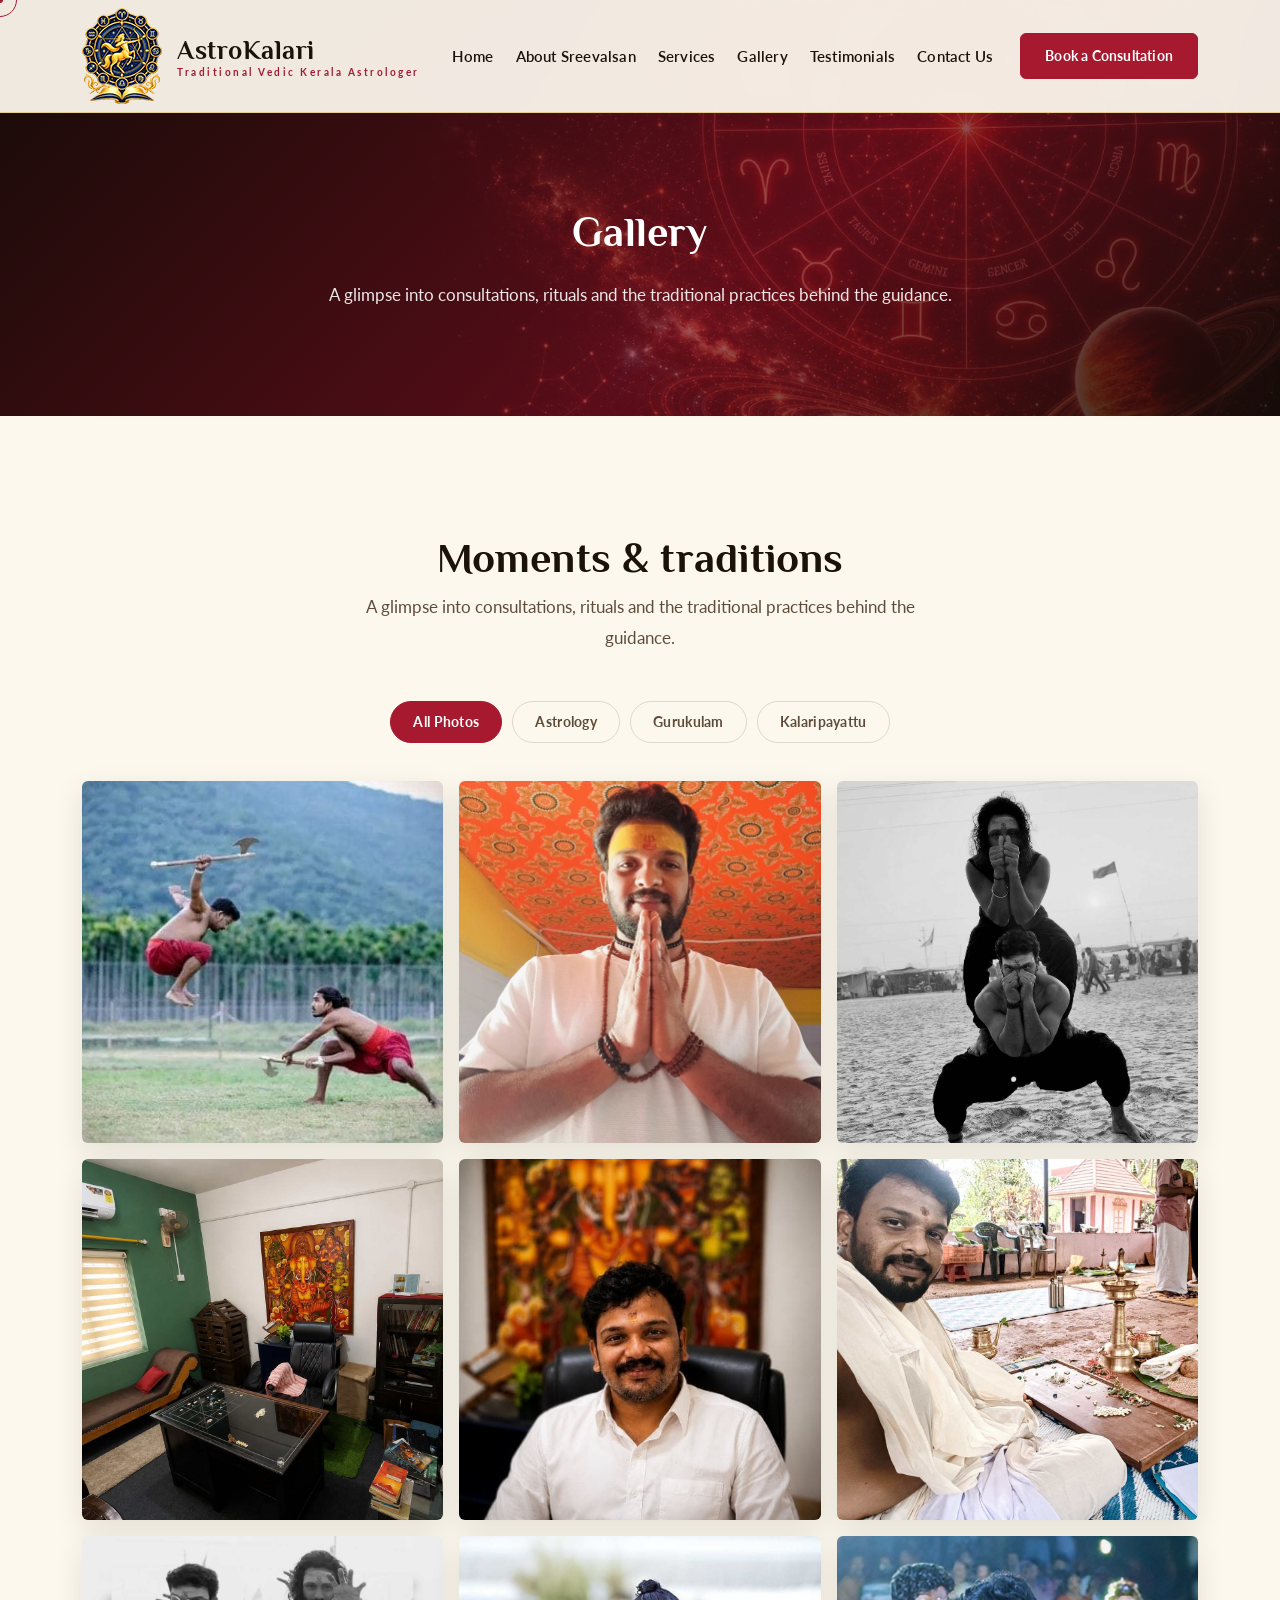
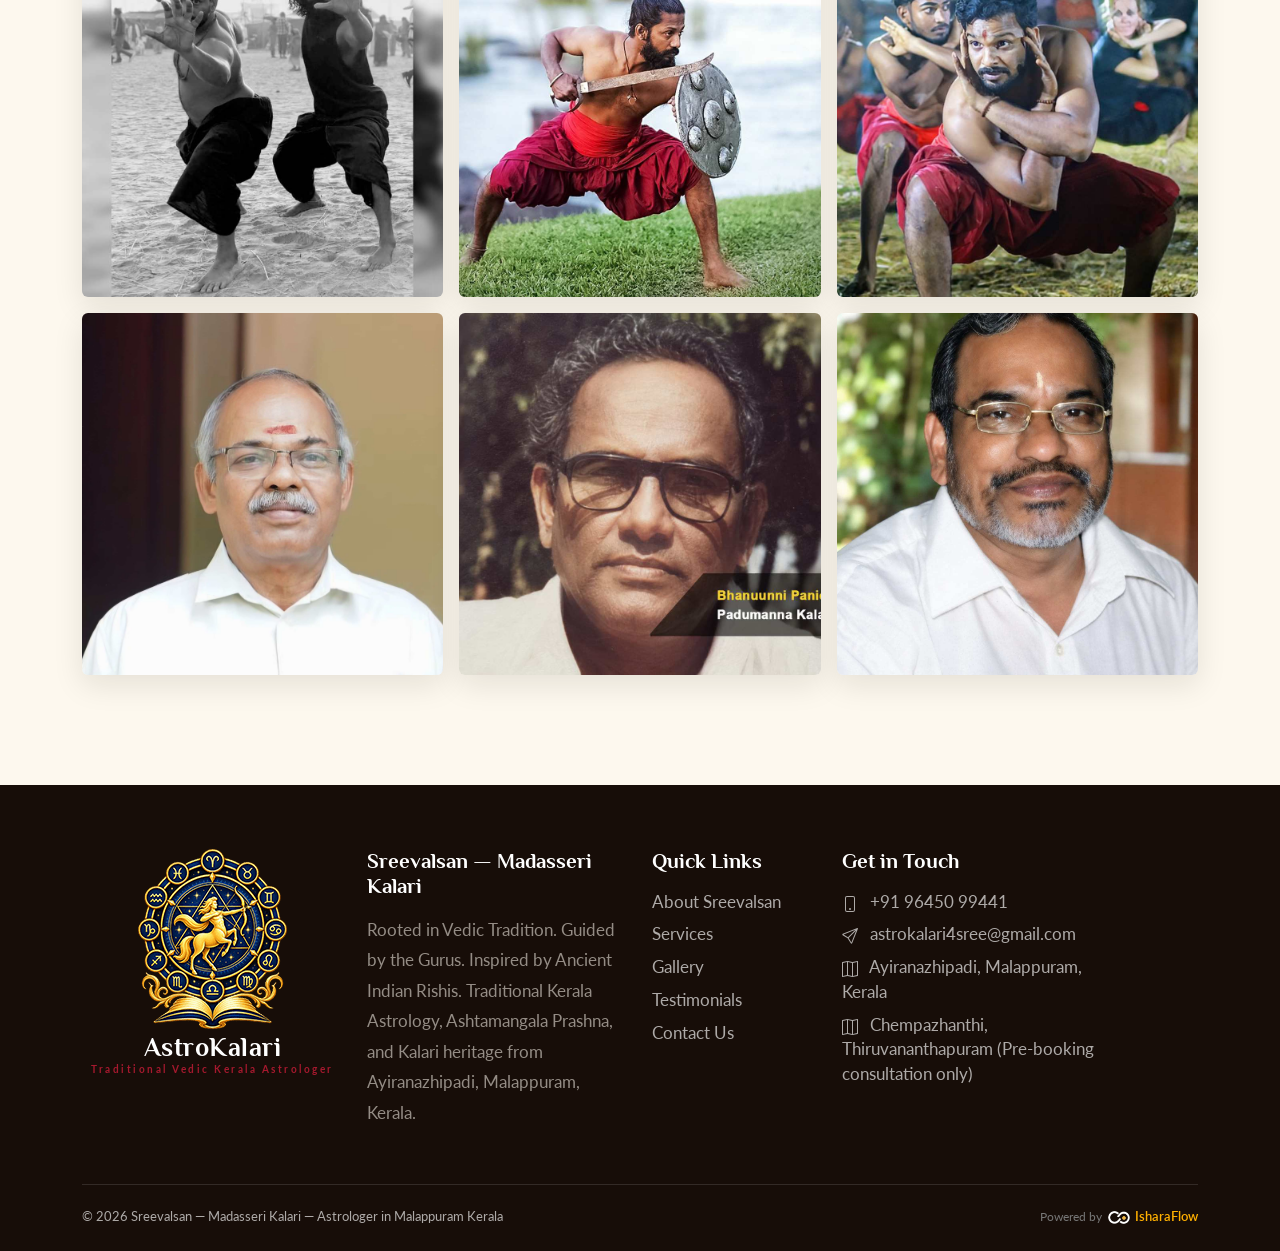
<file: gallery.html>
<!DOCTYPE html>
<html lang="en">
<head>
<meta charset="UTF-8">
<meta name="viewport" content="width=device-width, initial-scale=1.0">
<title>Gallery | Astrology, Gurukulam & Kalaripayattu Moments | AstroKalari</title>
<meta name="description" content="A glimpse into Sreevalsan Madasseri's astrology consultations, Ashtamangala and Thamboola Prashna venues, Gurukulam heritage and Kalaripayattu practice from Madasseri Kalari, Malappuram, Kerala.">
<meta name="keywords" content="astrology, astrologer near me, astrology by date of birth, astrology signs, astrology app, free astrology, ai astrology, malayalam astrology, astrology tamil, malayalam hindi, best astrologer in kerala, best astrologer in malappuram, best astrologer near me, panicker astrologer, panikker, jyolsyan, kaniyan, sreevalsan, kerala vedic astrologer, jyothisha, ashtamangala prashna, traditional prashna, Madasseri Kalarickal, malappuram astrologer, kerala heritage, kalaripayattu">
<meta name="author" content="Sreevalsan">
<link rel="canonical" href="https://www.astrokalari.com/gallery.html">

<!-- Open Graph -->
<meta property="og:type" content="website">
<meta property="og:site_name" content="Sreevalsan | Madasseri Kalarickal">
<meta property="og:title" content="Gallery | Astrology, Gurukulam & Kalaripayattu Moments">
<meta property="og:description" content="Photos of consultations, rituals and the traditional practices behind Sreevalsan Madasseri's astrology and Kalari heritage.">
<meta property="og:image" content="https://www.astrokalari.com/img/sreevalsan-panicker.jpg">
<meta property="og:url" content="https://www.astrokalari.com/gallery.html">
<meta property="og:locale" content="en_IN">

<!-- Twitter -->
<meta name="twitter:card" content="summary_large_image">
<meta name="twitter:title" content="Gallery | AstroKalari">
<meta name="twitter:description" content="Consultations, rituals and traditional practices from Madasseri Kalari, Malappuram, Kerala.">
<meta name="twitter:image" content="https://www.astrokalari.com/img/sreevalsan-panicker.jpg">

<meta name="geo.region" content="IN-KL">
<meta name="geo.placename" content="Malappuram">
<meta name="robots" content="index, follow">
<link rel="icon" type="image/png" href="https://www.astrokalari.com/img/favicon.png">
<!-- JSON-LD structured data -->
<script type="application/ld+json">
{
  "@context": "https://schema.org",
  "@graph": [
    {
      "@type": [
        "ProfessionalService",
        "LocalBusiness"
      ],
      "@id": "https://www.astrokalari.com/#business",
      "name": "Sreevalsan - Madasseri Kalarickal, Kerala Jyothisham",
      "alternateName": [
        "AstroKalari",
        "Sreevalsan Panicker",
        "Sreevalsan Panikker",
        "Sreevalsan Jyolsyan",
        "Sreevalsan Kaniyan",
        "Best Astrologer in Kerala",
        "Best Astrologer in Malappuram"
      ],
      "url": "https://www.astrokalari.com/",
      "logo": "https://www.astrokalari.com/img/favicon.png",
      "image": [
        "https://www.astrokalari.com/img/sreevalsan-panicker.jpg"
      ],
      "description": "Traditional Kerala Vedic astrology consultations — Jyothisha, Ashtamangala Prashna, Traditional Prashna and spiritual guidance, rooted in the Guru-Shishya tradition of Madasseri Kalarickal. Sreevalsan (Panicker / Jyolsyan / Kaniyan) is widely regarded as one of the best astrologers in Kerala and Malappuram.",
      "founder": {
        "@type": "Person",
        "name": "Sreevalsan",
        "alternateName": [
          "Sreevalsan Panicker",
          "Sreevalsan Panikker",
          "Sreevalsan Jyolsyan",
          "Sreevalsan Kaniyan"
        ],
        "jobTitle": "Traditional Kerala Vedic Astrologer"
      },
      "knowsAbout": [
        "Astrologer",
        "Panicker",
        "Panikker",
        "Jyolsyan",
        "Kaniyan",
        "Jyothisha",
        "Ashtamangala Prashna",
        "Traditional Prashna",
        "Kerala Vedic Astrology",
        "Kalaripayattu",
        "Ayurveda",
        "Marma Tradition"
      ],
      "telephone": "+91-96450-99441",
      "email": "astrokalari4sree@gmail.com",
      "priceRange": "$$",
      "address": {
        "@type": "PostalAddress",
        "streetAddress": "Ayiranazhipadi",
        "addressLocality": "Malappuram",
        "addressRegion": "Kerala",
        "addressCountry": "IN"
      },
      "geo": {
        "@type": "GeoCoordinates",
        "latitude": 11.040590659340326,
        "longitude": 76.1552693355834
      },
      "hasMap": "https://www.google.com/maps/search/?api=1&query=11.040590659340326,76.1552693355834",
      "areaServed": [
        "Malappuram",
        "Kerala",
        "Thiruvananthapuram",
        "India"
      ],
      "openingHoursSpecification": [
        {
          "@type": "OpeningHoursSpecification",
          "dayOfWeek": [
            "Monday",
            "Tuesday",
            "Wednesday",
            "Thursday",
            "Friday",
            "Saturday",
            "Sunday"
          ],
          "opens": "09:30",
          "closes": "18:30"
        }
      ],
      "department": [
        {
          "@type": "LocalBusiness",
          "name": "Sreevalsan Madasseri Kalarickal — Thiruvananthapuram (Pre-booking)",
          "address": {
            "@type": "PostalAddress",
            "addressLocality": "Chembazhanthi, Thiruvananthapuram",
            "addressRegion": "Kerala",
            "addressCountry": "IN"
          },
          "telephone": "+91-96450-99441"
        }
      ],
      "aggregateRating": {
        "@type": "AggregateRating",
        "ratingValue": "4.9",
        "reviewCount": "128"
      }
    },
    {
      "@type": "WebSite",
      "@id": "https://www.astrokalari.com/#website",
      "url": "https://www.astrokalari.com/",
      "name": "AstroKalari — Sreevalsan Madasseri Kalarickal",
      "publisher": {
        "@id": "https://www.astrokalari.com/#business"
      }
    },
    {
      "@type": "WebPage",
      "@id": "https://www.astrokalari.com/gallery.html#webpage",
      "url": "https://www.astrokalari.com/gallery.html",
      "name": "Gallery | Astrology, Gurukulam & Kalaripayattu Moments",
      "description": "Photos from Sreevalsan Madasseri's astrology consultations, Ashtamangala/Thamboola Prashna venues, Gurukulam heritage and Kalaripayattu practice.",
      "isPartOf": {
        "@id": "https://www.astrokalari.com/#website"
      },
      "about": {
        "@id": "https://www.astrokalari.com/#business"
      },
      "primaryImageOfPage": "https://www.astrokalari.com/img/sreevalsan-panicker.jpg"
    },
    {
      "@type": "ImageGallery",
      "@id": "https://www.astrokalari.com/gallery.html#gallery",
      "name": "Sreevalsan Madasseri — Astrology, Gurukulam & Kalaripayattu Gallery",
      "about": {
        "@id": "https://www.astrokalari.com/#business"
      },
      "associatedMedia": [
        {
          "@type": "ImageObject",
          "contentUrl": "https://www.astrokalari.com/img/sreevalsan-panicker-kalaripayattu-01.jpg",
          "name": "Sreevalsan Madasseri astrology event venue at Isha, Coimbatore",
          "description": "Sreevalsan Madasseri astrology event venue at Isha, Coimbatore"
        },
        {
          "@type": "ImageObject",
          "contentUrl": "https://www.astrokalari.com/img/sreevalsan-panicker-kalaripayattu-02.jpg",
          "name": "Sreevalsan practising traditional Kalaripayattu discipline",
          "description": "Sreevalsan practising traditional Kalaripayattu discipline"
        },
        {
          "@type": "ImageObject",
          "contentUrl": "https://www.astrokalari.com/img/sreevalsan-panicker-kalaripayattu-03.jpg",
          "name": "Sreevalsan at the Ganga shore during Maha Kumbh 2024",
          "description": "Sreevalsan at the Ganga shore during Maha Kumbh 2024"
        },
        {
          "@type": "ImageObject",
          "contentUrl": "https://www.astrokalari.com/img/sreevalsan-astro-consulting-office.jpeg",
          "name": "Sreevalsan's astrology consulting office in Malappuram, Kerala",
          "description": "Sreevalsan's astrology consulting office in Malappuram, Kerala"
        },
        {
          "@type": "ImageObject",
          "contentUrl": "https://www.astrokalari.com/img/sreevalsan-astrologer.jpeg",
          "name": "Thamboola Prashna venue conducted by Sreevalsan in Thrissur",
          "description": "Thamboola Prashna venue conducted by Sreevalsan in Thrissur"
        },
        {
          "@type": "ImageObject",
          "contentUrl": "https://www.astrokalari.com/img/sreevalsan-panicker-kalaripayattu-06.jpg",
          "name": "Sreevalsan demonstrating traditional Kalaripayattu discipline",
          "description": "Sreevalsan demonstrating traditional Kalaripayattu discipline"
        },
        {
          "@type": "ImageObject",
          "contentUrl": "https://www.astrokalari.com/img/sreevalsan-panicker-guru-rajan-panicker.jpeg",
          "name": "Sreevalsan's Guru, Rajan Panicker, of the Gurukulam tradition",
          "description": "Sreevalsan's Guru, Rajan Panicker, of the Gurukulam tradition"
        },
        {
          "@type": "ImageObject",
          "contentUrl": "https://www.astrokalari.com/img/sreevalsan-panicker-guru-gopalakrishna-panicker.jpeg",
          "name": "Sreevalsan's Guru, Gopalakrishna Panicker, of the Gurukulam tradition",
          "description": "Sreevalsan's Guru, Gopalakrishna Panicker, of the Gurukulam tradition"
        }
      ]
    },
    {
      "@type": "BreadcrumbList",
      "itemListElement": [
        {
          "@type": "ListItem",
          "position": 1,
          "name": "Home",
          "item": "https://www.astrokalari.com/"
        },
        {
          "@type": "ListItem",
          "position": 2,
          "name": "Gallery",
          "item": "https://www.astrokalari.com/gallery.html"
        }
      ]
    }
  ]
}
</script>

<link rel="preconnect" href="https://fonts.googleapis.com">
<link href="https://fonts.googleapis.com/css2?family=Philosopher:ital,wght@0,400;0,700;1,400;1,700&family=Lato:wght@300;400;700;900&display=swap" rel="stylesheet">
<link href="https://cdn.jsdelivr.net/npm/bootstrap@5.3.3/dist/css/bootstrap.min.css" rel="stylesheet">
<link href="https://cdnjs.cloudflare.com/ajax/libs/animate.css/4.1.1/animate.min.css" rel="stylesheet">
<link href="css/styles.css" rel="stylesheet">

</head>
<body>

<div class="cursor-dot" id="cursorDot"></div>
<div class="cursor-ring" id="cursorRing"></div>

<!-- ================= NAVBAR ================= -->
<nav class="navbar navbar-expand-lg fixed-top" id="mainNav">
  <div class="container">
    <a class="navbar-brand" href="index.html">
     <div class="astrologo">
			<img src="img/sreevalsan-astrologer-logo.png" width="150" alt="Sreevalsan's services Kerala astrology icon" loading="lazy" decoding="async">
		</div>
		<div class="astroname">
		<span class="brand-name">AstroKalari</span>
		<span class="brand-sub">Traditional Vedic Kerala Astrologer</span>
		 </div>
    </a>
    <button class="navbar-toggler border-0" type="button" data-bs-toggle="collapse" data-bs-target="#navMenu">
      <span class="navbar-toggler-icon"></span>
    </button>
    <div class="collapse navbar-collapse justify-content-end" id="navMenu">
      <ul class="navbar-nav align-items-lg-center">
        <li class="nav-item"><a class="nav-link" href="index.html">Home</a></li>
        <li class="nav-item"><a class="nav-link" href="about.html">About Sreevalsan</a></li>
        <li class="nav-item"><a class="nav-link" href="services.html">Services</a></li>
        <li class="nav-item"><a class="nav-link active" href="gallery.html">Gallery</a></li>
		<li class="nav-item"><a class="nav-link" href="testimonials.html">Testimonials</a></li>
        <li class="nav-item"><a class="nav-link" href="contact.html">Contact Us</a></li>
        <li class="nav-item ms-lg-3 mt-2 mt-lg-0"><a class="btn-gold" href="index.html#contact">Book a Consultation</a></li>
      </ul>
    </div>
  </div>
</nav>

<!-- ================= HERO ================= -->
<section class="hero" style="padding:190px 0 90px;">
  <div class="container hero-content reveal in">
    <div class="row justify-content-center">
      <div class="col-lg-9 text-center">
        <h1 style="font-size:2.6rem;">Gallery</h1>
        <p class="lead-text mx-auto" style="max-width:640px;">A glimpse into consultations, rituals and the traditional practices behind the guidance.</p>
      </div>
    </div>
  </div>
</section>

<!-- ================= GALLERY ================= -->
<section class="section" id="gallery">
  <div class="container">
    <div class="text-center mb-5 reveal">
      <h2 class="section-title mt-2">Moments &amp; traditions</h2>
      <p class="section-sub">A glimpse into consultations, rituals and the traditional practices behind the guidance.</p>
    </div>
    <div class="gallery-tabs reveal" id="galleryTabs">
      <button class="gallery-tab active" data-filter="all">All Photos</button>
      <button class="gallery-tab" data-filter="astrology">Astrology</button>
      <!-- <button class="gallery-tab" data-filter="awards">Awards &amp; Achievements</button> -->
      <button class="gallery-tab" data-filter="gurukulam">Gurukulam</button>
      <button class="gallery-tab" data-filter="kalaripayattu">Kalaripayattu</button>
    </div>
    <div class="row g-3" id="galleryGrid">
      <div class="col-6 col-lg-4 reveal gallery-col" data-category="kalaripayattu">
        <div class="gallery-item">
          <img src="img/sreevalsan-panicker-kalaripayattu-01.jpg" alt="Sreevalsan Madasseri astrology event venue at Isha, Coimbatore" loading="lazy">
          <div class="gallery-caption">Venue at isha coimbatore</div>
        </div>
      </div>
      <div class="col-6 col-lg-4 reveal gallery-col" data-category="kalaripayattu">
        <div class="gallery-item">
          <img src="img/sreevalsan-panicker-kalaripayattu-02.jpg" alt="Sreevalsan practising traditional Kalaripayattu discipline" loading="lazy">
          <div class="gallery-caption">At Kashi, Varanasi Pilgrimage</div>
        </div>
      </div>
	  <div class="col-6 col-lg-4 reveal gallery-col" data-category="kalaripayattu">
        <div class="gallery-item">
          <img src="img/sreevalsan-panicker-kalaripayattu-03.jpg" alt="Sreevalsan at the Ganga shore during Maha Kumbh 2024" loading="lazy">
          <div class="gallery-caption">At ganga shore in maha kumbh - 2025</div>
        </div>
      </div>
      <div class="col-6 col-lg-4 reveal gallery-col" data-category="astrology">
        <div class="gallery-item">
          <img src="img/sreevalsan-astro-consulting-office.jpeg" alt="Sreevalsan's astrology consulting office in Malappuram, Kerala" loading="lazy">
          <div class="gallery-caption">Astro Consulting Office</div>
        </div>
      </div>
	  <div class="col-6 col-lg-4 reveal gallery-col" data-category="astrology">
        <div class="gallery-item">
          <img src="img/sreevalsan-panicker.jpg" alt="Sreevalsan's astrology consulting office in Malappuram, Kerala" loading="lazy">
          <div class="gallery-caption">Sreevalsan Panicker</div>
        </div>
      </div>
	  <div class="col-6 col-lg-4 reveal gallery-col" data-category="astrology">
        <div class="gallery-item">
          <img src="img/sreevalsan-astrologer.jpeg" alt="Thamboola Prashna venue conducted by Sreevalsan in Thrissur" loading="lazy">
          <div class="gallery-caption">Venue of Tamboola Prashna at Thrissur</div>
        </div>
      </div>
      <div class="col-6 col-lg-4 reveal gallery-col" data-category="kalaripayattu">
        <div class="gallery-item">
          <img src="img/sreevalsan-panicker-kalaripayattu-07.jpeg" alt="Sreevalsan demonstrating traditional Kalaripayattu discipline" loading="lazy">
          <div class="gallery-caption">Kalaripayattu Discipline</div>
        </div>
      </div>
	     <div class="col-6 col-lg-4 reveal gallery-col" data-category="kalaripayattu">
        <div class="gallery-item">
          <img src="img/sreevalsan-panicker-kalaripayattu-08.jpeg" alt="Sreevalsan demonstrating traditional Kalaripayattu discipline" loading="lazy">
          <div class="gallery-caption">Kalari Aashan</div>
        </div>
      </div>
	  <div class="col-6 col-lg-4 reveal gallery-col" data-category="kalaripayattu">
        <div class="gallery-item">
          <img src="img/sreevalsan-panicker-kalaripayattu-11.jpeg" alt="Sreevalsan demonstrating traditional Kalaripayattu discipline" loading="lazy">
          <div class="gallery-caption">Kalaripayattu Discipline</div>
        </div>
      </div>
	  
	   <div class="col-6 col-lg-4 reveal gallery-col" data-category="gurukulam">
        <div class="gallery-item">
          <img src="img/sreevalsan-panicker-guru-rajan-panicker.jpeg" alt="Sreevalsan's Guru, Rajan Panicker, of the Gurukulam tradition" loading="lazy">
          <div class="gallery-caption">Rajan Panicker</div>
        </div>
      </div>
	  <div class="col-6 col-lg-4 reveal gallery-col" data-category="gurukulam">
        <div class="gallery-item">
          <img src="img/sreevalsan-astro-bhanuunni-panicker.jpeg" alt="Sreevalsan's Guru, Bhanuunni Panicker" loading="lazy">
          <div class="gallery-caption">Bhanuunni Panicker</div>
        </div>
      </div>
	  <div class="col-6 col-lg-4 reveal gallery-col" data-category="gurukulam">
        <div class="gallery-item">
          <img src="img/sreevalsan-panicker-guru-gopalakrishna-panicker.jpeg" alt="Sreevalsan's Guru, Gopalakrishna Panicker, of the Gurukulam tradition" loading="lazy">
          <div class="gallery-caption">Gopalakrishna Panicker</div>
        </div>
      </div>
    </div>
    <p class="gallery-empty text-center" id="galleryEmpty" style="display:none;">More photos are coming soon.</p>
  </div>
</section>


<!-- ================= FOOTER ================= -->
<footer>
  <div class="container">
    <div class="row g-4">
	 <div class="col-md-3">
		<div class="footerlogo">
			<img src="img/sreevalsan-astrologer-logo-ftr.png" alt="Sreevalsan's services Kerala astrology icon" loading="lazy" decoding="async">
			<div class="astrofootername">
				<span class="brand-name">AstroKalari</span>
				<span class="brand-sub">Traditional Vedic Kerala Astrologer</span>
			</div>
		</div>
		</div>
      <div class="col-md-9 col-lg-3">
        <h5>Sreevalsan — Madasseri Kalari</h5>
        <p class="mt-3" style="color:rgba(251,246,236,0.55);">Rooted in Vedic Tradition. Guided by the Gurus. Inspired by Ancient Indian Rishis. Traditional Kerala Astrology, Ashtamangala Prashna, and Kalari heritage from Ayiranazhipadi, Malappuram, Kerala.</p>
        </div>
      <div class="col-md-6 col-lg-2">
        <h5>Quick Links</h5>
        <ul class="list-unstyled mt-3">
          <li class="mb-2"><a href="about.html">About Sreevalsan</a></li>
          <li class="mb-2"><a href="services.html">Services</a></li>
		  <li class="mb-2"><a href="gallery.html">Gallery</a></li>
          <li class="mb-2"><a href="testimonials.html">Testimonials</a></li>
          <li class="mb-2"><a href="contact.html">Contact Us</a></li>
        </ul>
      </div>
      <div class="col-md-6 col-lg-3">
        <h5>Get in Touch</h5>
        <ul class="list-unstyled mt-3">
          <li class="mb-2"><svg xmlns="http://www.w3.org/2000/svg" width="16" height="16" fill="currentColor" class="bi bi-phone" viewBox="0 0 16 16">
  <path d="M11 1a1 1 0 0 1 1 1v12a1 1 0 0 1-1 1H5a1 1 0 0 1-1-1V2a1 1 0 0 1 1-1zM5 0a2 2 0 0 0-2 2v12a2 2 0 0 0 2 2h6a2 2 0 0 0 2-2V2a2 2 0 0 0-2-2z"></path>
  <path d="M8 14a1 1 0 1 0 0-2 1 1 0 0 0 0 2"></path>
</svg> <a href="tel:+919645099441" class="footer-link">+91 96450 99441</a></li>
          <li class="mb-2"><svg xmlns="http://www.w3.org/2000/svg" width="16" height="16" fill="currentColor" class="bi bi-send" viewBox="0 0 16 16">
  <path d="M15.854.146a.5.5 0 0 1 .11.54l-5.819 14.547a.75.75 0 0 1-1.329.124l-3.178-4.995L.643 7.184a.75.75 0 0 1 .124-1.33L15.314.037a.5.5 0 0 1 .54.11ZM6.636 10.07l2.761 4.338L14.13 2.576zm6.787-8.201L1.591 6.602l4.339 2.76z"></path>
</svg> <a href="mailto:astrokalari4sree@gmail.com" class="footer-link">astrokalari4sree@gmail.com</a></li>
          <li class="mb-2"><svg xmlns="http://www.w3.org/2000/svg" width="16" height="16" fill="currentColor" class="bi bi-map" viewBox="0 0 16 16">
  <path fill-rule="evenodd" d="M15.817.113A.5.5 0 0 1 16 .5v14a.5.5 0 0 1-.402.49l-5 1a.5.5 0 0 1-.196 0L5.5 15.01l-4.902.98A.5.5 0 0 1 0 15.5v-14a.5.5 0 0 1 .402-.49l5-1a.5.5 0 0 1 .196 0L10.5.99l4.902-.98a.5.5 0 0 1 .415.103M10 1.91l-4-.8v12.98l4 .8zm1 12.98 4-.8V1.11l-4 .8zm-6-.8V1.11l-4 .8v12.98z"></path>
</svg> Ayiranazhipadi, Malappuram, Kerala</li>
 <li class="mb-2"><svg xmlns="http://www.w3.org/2000/svg" width="16" height="16" fill="currentColor" class="bi bi-map" viewBox="0 0 16 16">
  <path fill-rule="evenodd" d="M15.817.113A.5.5 0 0 1 16 .5v14a.5.5 0 0 1-.402.49l-5 1a.5.5 0 0 1-.196 0L5.5 15.01l-4.902.98A.5.5 0 0 1 0 15.5v-14a.5.5 0 0 1 .402-.49l5-1a.5.5 0 0 1 .196 0L10.5.99l4.902-.98a.5.5 0 0 1 .415.103M10 1.91l-4-.8v12.98l4 .8zm1 12.98 4-.8V1.11l-4 .8zm-6-.8V1.11l-4 .8v12.98z"></path>
</svg> Chempazhanthi, Thiruvananthapuram (Pre-booking consultation only)</li>
        </ul>
      </div>
    </div>
    <div class="footer-bottom d-flex flex-wrap justify-content-between">
      <span>© 2026 Sreevalsan — Madasseri Kalari — Astrologer in Malappuram Kerala</span>
      <span><div class="powered-by">
    <span>Powered by</span>
    <a href="https://www.isharaflow.com" target="_blank" rel="noopener">
        <img src="img/isharaflow-icon.png" alt="IsharaFlow">
        <strong>IsharaFlow</strong>
    </a>
</div></span>
    </div>
  </div>
</footer>

<!-- ================= FLOATING BUTTONS ================= -->
<a href="https://wa.me/919645099441?text=Namaste%2C%0AI%20would%20like%20to%20book%20an%20astrology%20consultation." target="_blank" class="whatsapp-float" aria-label="Chat on WhatsApp">
  <svg width="28" height="28" viewBox="0 0 24 24" fill="#fff"><path d="M12.04 2C6.58 2 2.13 6.45 2.13 11.91c0 1.75.46 3.39 1.26 4.81L2 22l5.42-1.38a9.9 9.9 0 0 0 4.62 1.14h.01c5.46 0 9.91-4.45 9.91-9.91S17.5 2 12.04 2Zm0 18.11h-.01a8.2 8.2 0 0 1-4.18-1.14l-.3-.18-3.12.8.83-3.05-.2-.31a8.2 8.2 0 0 1-1.26-4.32c0-4.53 3.69-8.22 8.24-8.22 2.2 0 4.27.86 5.82 2.42a8.17 8.17 0 0 1 2.41 5.81c0 4.53-3.69 8.19-8.23 8.19Zm4.51-6.15c-.25-.12-1.47-.72-1.7-.81-.23-.08-.4-.12-.56.13-.17.25-.64.81-.79.97-.14.17-.29.19-.54.06-.25-.12-1.05-.39-2-1.23-.74-.66-1.24-1.47-1.39-1.72-.14-.25-.02-.38.11-.51.11-.11.25-.29.37-.43.12-.15.16-.25.25-.42.08-.17.04-.31-.02-.43-.06-.12-.56-1.36-.77-1.86-.2-.49-.41-.42-.56-.43h-.48c-.17 0-.43.06-.66.31-.23.25-.86.85-.86 2.06 0 1.22.89 2.4 1.01 2.56.12.17 1.75 2.67 4.24 3.74.59.26 1.05.41 1.41.53.59.19 1.13.16 1.55.1.47-.07 1.47-.6 1.68-1.18.21-.58.21-1.08.14-1.18-.06-.11-.23-.17-.48-.29Z"/></svg>
</a>
<button class="back-to-top" id="backToTop" aria-label="Back to top">
  <svg width="18" height="18" viewBox="0 0 24 24" fill="none" stroke="currentColor" stroke-width="2"><path d="M12 19V5M5 12l7-7 7 7"/></svg>
</button>

<script src="https://cdn.jsdelivr.net/npm/bootstrap@5.3.3/dist/js/bootstrap.bundle.min.js"></script>
<script>
document.addEventListener("DOMContentLoaded", function () {

  const stats = document.querySelectorAll(".stat-num[data-count]");

  stats.forEach(function (stat) {

    const target = parseFloat(stat.dataset.count);
    const suffix = stat.dataset.suffix || "";
    const decimals = parseInt(stat.dataset.decimals) || 0;
    const comma = stat.dataset.comma === "true";

    const duration = 2500; // 2.5 seconds
    const startTime = performance.now();

    function updateCounter(currentTime) {

      const progress = Math.min((currentTime - startTime) / duration, 1);

      // Smooth slow start/end
      const ease = 1 - Math.pow(1 - progress, 3);

      const current = target * ease;

      let displayValue;

      if (decimals > 0) {
        displayValue = current.toFixed(decimals);
      } else {
        displayValue = Math.floor(current);
      }

      if (comma) {
        displayValue = Number(displayValue).toLocaleString("en-IN");
      }

      stat.textContent = displayValue + suffix;

      if (progress < 1) {
        requestAnimationFrame(updateCounter);
      } else {
        stat.textContent =
          (comma ? target.toLocaleString("en-IN") : target.toFixed(decimals)) +
          suffix;
      }
    }

    requestAnimationFrame(updateCounter);

  });

});
</script>
<script>
// custom fast cursor
const dot = document.getElementById('cursorDot');
const ring = document.getElementById('cursorRing');
let mx=0,my=0,rx=0,ry=0;
window.addEventListener('mousemove', e=>{
  mx=e.clientX; my=e.clientY;
  dot.style.left=mx+'px'; dot.style.top=my+'px';
});
function loop(){
  rx += (mx-rx)*0.35; ry += (my-ry)*0.35; // fast follow, low smoothing
  ring.style.left=rx+'px'; ring.style.top=ry+'px';
  requestAnimationFrame(loop);
}
loop();
document.querySelectorAll('a, button, .service-card, .testimonial-card, .gallery-item').forEach(el=>{
  el.addEventListener('mouseenter', ()=>ring.classList.add('hover'));
  el.addEventListener('mouseleave', ()=>ring.classList.remove('hover'));
});

// navbar scroll state
const nav = document.getElementById('mainNav');
window.addEventListener('scroll', ()=>{
  nav.classList.toggle('scrolled', window.scrollY>40);
  document.getElementById('backToTop').classList.toggle('show', window.scrollY>500);
});

// back to top
document.getElementById('backToTop').addEventListener('click', ()=>{
  window.scrollTo({top:0, behavior:'smooth'});
});

// scroll reveal
const revealEls = document.querySelectorAll('.reveal, .reveal-left, .reveal-right');
const io = new IntersectionObserver((entries)=>{
  entries.forEach(entry=>{
    if(entry.isIntersecting){
      entry.target.classList.add('in');
      io.unobserve(entry.target);
    }
  });
}, {threshold:0.15});
revealEls.forEach(el=>io.observe(el));

// smooth active nav link on scroll
const sections = document.querySelectorAll('section[id]');
const navLinks = document.querySelectorAll('.nav-link');
window.addEventListener('scroll', ()=>{
  let current='';
  sections.forEach(sec=>{
    if(window.scrollY >= sec.offsetTop - 120) current = sec.getAttribute('id');
  });
  navLinks.forEach(link=>{
    link.classList.toggle('active', link.getAttribute('href')==='#'+current);
  });
});

// ================= GALLERY FILTER =================
(function(){
  const tabs = document.querySelectorAll('.gallery-tab');
  const items = document.querySelectorAll('.gallery-col');
  const emptyMsg = document.getElementById('galleryEmpty');

  tabs.forEach(tab => {
    tab.addEventListener('click', () => {
      const filter = tab.dataset.filter;

      tabs.forEach(t => t.classList.remove('active'));
      tab.classList.add('active');

      let visibleCount = 0;
      items.forEach(item => {
        const match = filter === 'all' || item.dataset.category === filter;
        item.style.display = match ? '' : 'none';
        if (match) visibleCount++;
      });

      emptyMsg.style.display = visibleCount === 0 ? 'block' : 'none';
    });
  });
})();

// ================= TESTIMONIAL SLIDER =================
(function(){
  const track = document.getElementById('testimonialTrack');
  const slides = Array.from(track.children);
  const prevBtn = document.getElementById('prevBtn');
  const nextBtn = document.getElementById('nextBtn');
  const dotsWrap = document.getElementById('sliderDots');
  let index = 0;
  let perView = getPerView();
  let autoplayTimer = null;

  function getPerView(){
    const w = window.innerWidth;
    if(w <= 576) return 1;
    if(w <= 991) return 2;
    return 3;
  }

  function maxIndex(){
    return Math.max(0, slides.length - perView);
  }

  function buildDots(){
    dotsWrap.innerHTML = '';
    const count = maxIndex() + 1;
    for(let i=0;i<count;i++){
      const d = document.createElement('button');
      d.className = 'dot' + (i===index ? ' active' : '');
      d.setAttribute('aria-label','Go to slide '+(i+1));
      d.addEventListener('click', ()=>{ index = i; update(); });
      dotsWrap.appendChild(d);
    }
  }

  function update(){
    index = Math.min(Math.max(index,0), maxIndex());
    const slideWidth = slides[0].getBoundingClientRect().width;
    const gap = parseFloat(getComputedStyle(track).gap || 24);
    track.style.transform = `translateX(-${index * (slideWidth + gap)}px)`;
    prevBtn.disabled = index === 0;
    nextBtn.disabled = index === maxIndex();
    Array.from(dotsWrap.children).forEach((d,i)=> d.classList.toggle('active', i===index));
  }

  function next(){ index = Math.min(index+1, maxIndex()); update(); resetAutoplay(); }
  function prev(){ index = Math.max(index-1, 0); update(); resetAutoplay(); }

  function startAutoplay(){
    autoplayTimer = setInterval(()=>{
      index = index >= maxIndex() ? 0 : index+1;
      update();
    }, 5000);
  }
  function resetAutoplay(){
    clearInterval(autoplayTimer);
    startAutoplay();
  }

  nextBtn.addEventListener('click', next);
  prevBtn.addEventListener('click', prev);

  const sliderEl = document.querySelector('.testimonial-slider');
  sliderEl.addEventListener('mouseenter', ()=>clearInterval(autoplayTimer));
  sliderEl.addEventListener('mouseleave', startAutoplay);

  // basic touch swipe support
  let touchStartX = 0;
  sliderEl.addEventListener('touchstart', e=>{ touchStartX = e.touches[0].clientX; }, {passive:true});
  sliderEl.addEventListener('touchend', e=>{
    const dx = e.changedTouches[0].clientX - touchStartX;
    if(dx > 50) prev();
    else if(dx < -50) next();
  }, {passive:true});

  window.addEventListener('resize', ()=>{
    perView = getPerView();
    buildDots();
    update();
  });

  buildDots();
  update();
  startAutoplay();
})();

// ================= CONTACT FORM =================
// Live field validation feedback
(function () {
  const form = document.getElementById('contactForm');
  if (!form) return;

  const fieldWraps = form.querySelectorAll('.was-validated-field');

  fieldWraps.forEach(function (wrap) {
    const input = wrap.querySelector('.form-control, .form-select');
    if (!input) return;

    function check() {
      const fieldValid = input.checkValidity();
      wrap.classList.toggle('is-invalid', !fieldValid);
      wrap.classList.toggle('is-valid', fieldValid);
    }

    input.addEventListener('input', check);
    input.addEventListener('blur', check);
    input.addEventListener('change', check);
  });
})();

// Dynamic Form with Validation
document.getElementById('contactForm').addEventListener('submit', function (e) {

    e.preventDefault();

    const form = this;
    const submitBtn = document.getElementById('cfSubmitBtn');
    const submitText = document.getElementById('cfSubmitText');
    const submitLoader = document.getElementById('cfSubmitLoader');
    const successAlert = document.getElementById('cfSuccess');
    const errorAlert = document.getElementById('cfError');

    // ------------------------------------
    // Reset previous alerts
    // ------------------------------------
    successAlert.style.display = 'none';
    errorAlert.style.display = 'none';

    // ------------------------------------
    // Validation
    // ------------------------------------

    const fieldWraps = form.querySelectorAll('.was-validated-field');
    let isValid = true;
    let firstInvalidInput = null;

    fieldWraps.forEach(function (wrap) {
        const input = wrap.querySelector('.form-control, .form-select');
        if (!input) return;

        const fieldValid = input.checkValidity();

        wrap.classList.toggle('is-invalid', !fieldValid);
        wrap.classList.toggle('is-valid', fieldValid);

        if (!fieldValid) {
            isValid = false;
            if (!firstInvalidInput) firstInvalidInput = input;
        }
    });

    if (!isValid) {
        if (firstInvalidInput) firstInvalidInput.focus();
        return;
    }

    // ------------------------------------
    // Loading State
    // ------------------------------------

    submitText.textContent = 'Sending...';
    submitLoader.classList.remove('d-none');
    submitBtn.disabled = true;


    // ------------------------------------
    // DATE OF BIRTH
    // ------------------------------------

    const dob = document.getElementById('cf-dob').value;

    const dobYear = document.getElementById('dob-year');
    const dobMonth = document.getElementById('dob-month');
    const dobDay = document.getElementById('dob-day');

    // Clear previous values
    dobYear.value = '';
    dobMonth.value = '';
    dobDay.value = '';

    // If DOB is selected
    if (dob) {

        const parts = dob.split('-');

        // HTML date returns:
        // YYYY-MM-DD

        dobYear.value = parts[0];
        dobMonth.value = parseInt(parts[1], 10);
        dobDay.value = parseInt(parts[2], 10);
    }


    // ------------------------------------
    // Collect Form Data
    // ------------------------------------

    const formData = new FormData(form);


    // ------------------------------------
    // Google Form URL
    // ------------------------------------

    const googleFormURL =
        'https://docs.google.com/forms/u/2/d/e/1FAIpQLSdDDH1TsdXVyArT7irVXq8N2HlQKAbkl1ozphMinDxTnhMm0Q/formResponse';


    // ------------------------------------
    // Submit
    // ------------------------------------

    fetch(googleFormURL, {
        method: 'POST',
        body: formData,
        mode: 'no-cors'
    })

    .then(() => {

        // Reset form
        form.reset();

        // Also clear hidden DOB fields
        dobYear.value = '';
        dobMonth.value = '';
        dobDay.value = '';

        // Clear validation states
        fieldWraps.forEach(function (wrap) {
            wrap.classList.remove('is-valid', 'is-invalid');
        });


        // ------------------------------------
        // Success State
        // ------------------------------------

        submitText.textContent = 'Send Message →';
        submitLoader.classList.add('d-none');
        submitBtn.disabled = false;

        successAlert.style.display = 'block';

    })

    .catch((error) => {

        console.error(
            'Form submission error:',
            error
        );

        submitText.textContent = 'Send Message →';
        submitLoader.classList.add('d-none');
        submitBtn.disabled = false;

        errorAlert.style.display = 'block';

    });

});
</script>
</body>
</html>
</file>
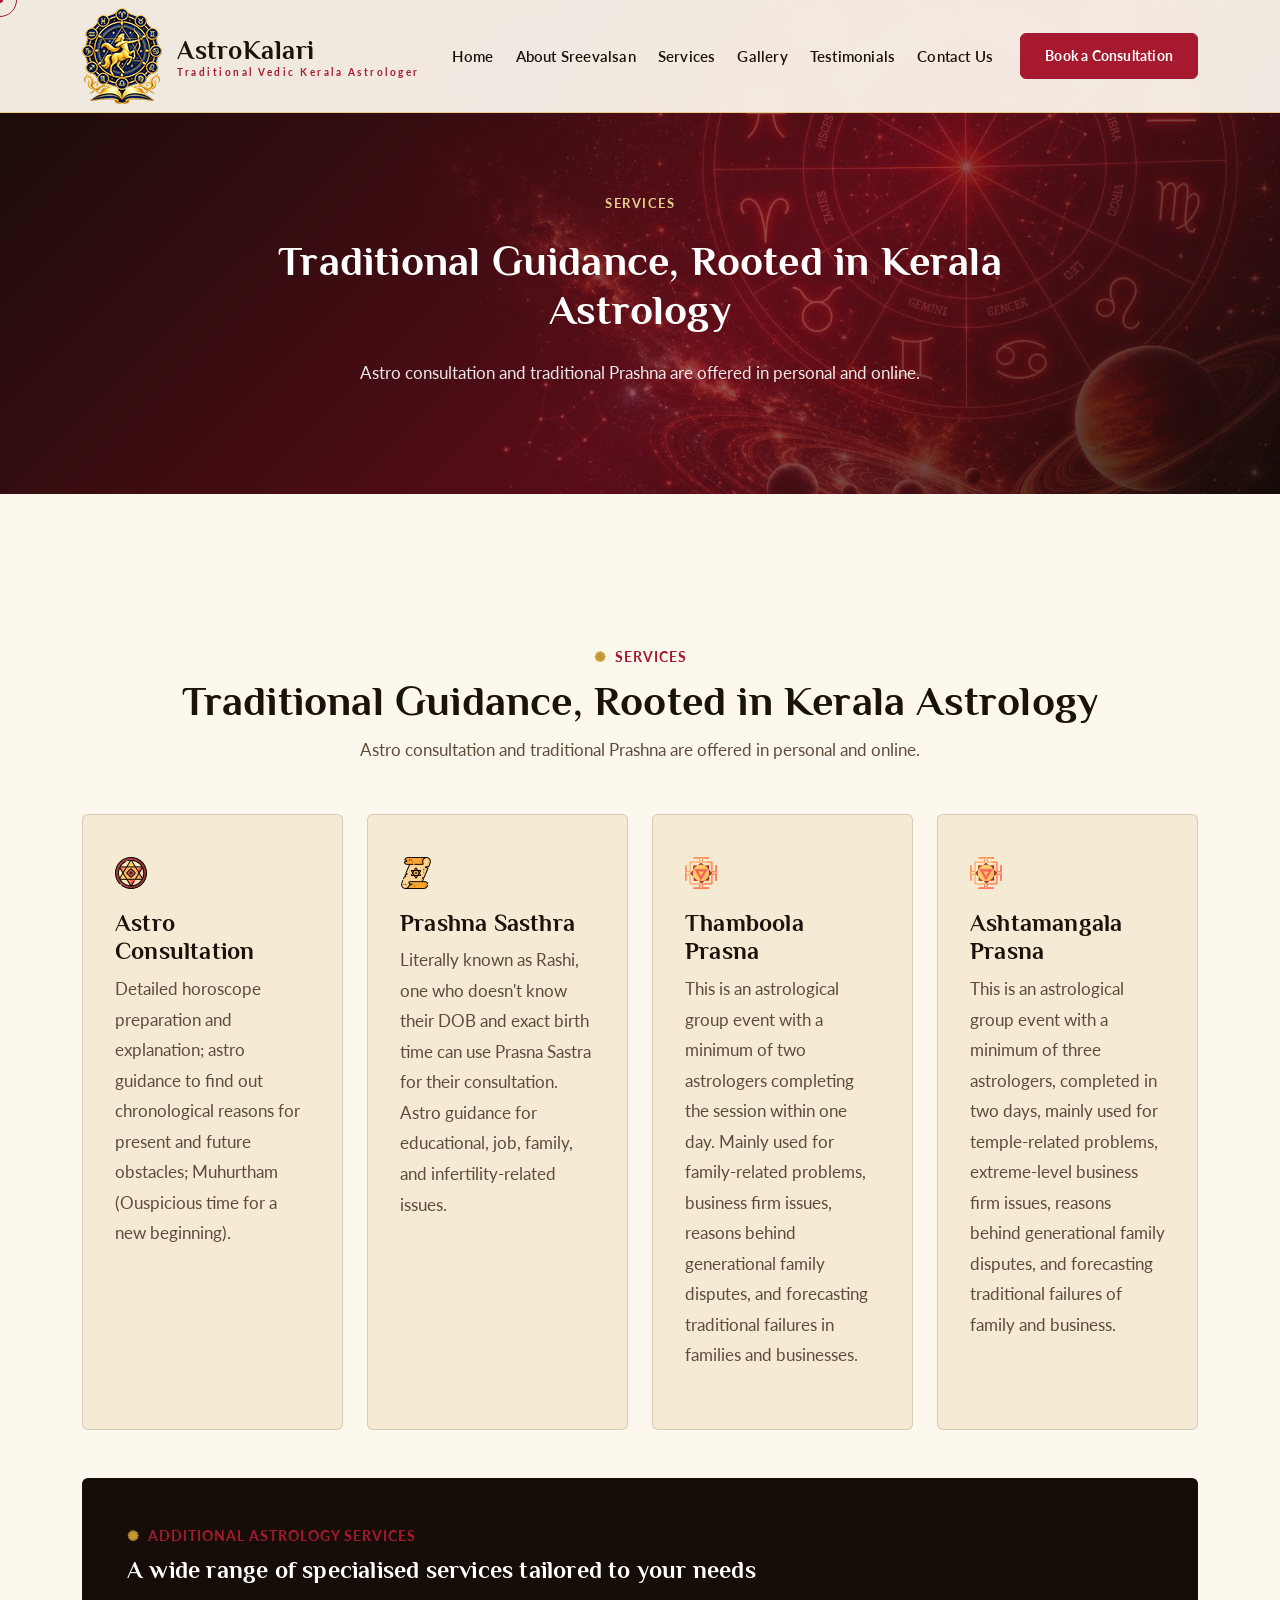
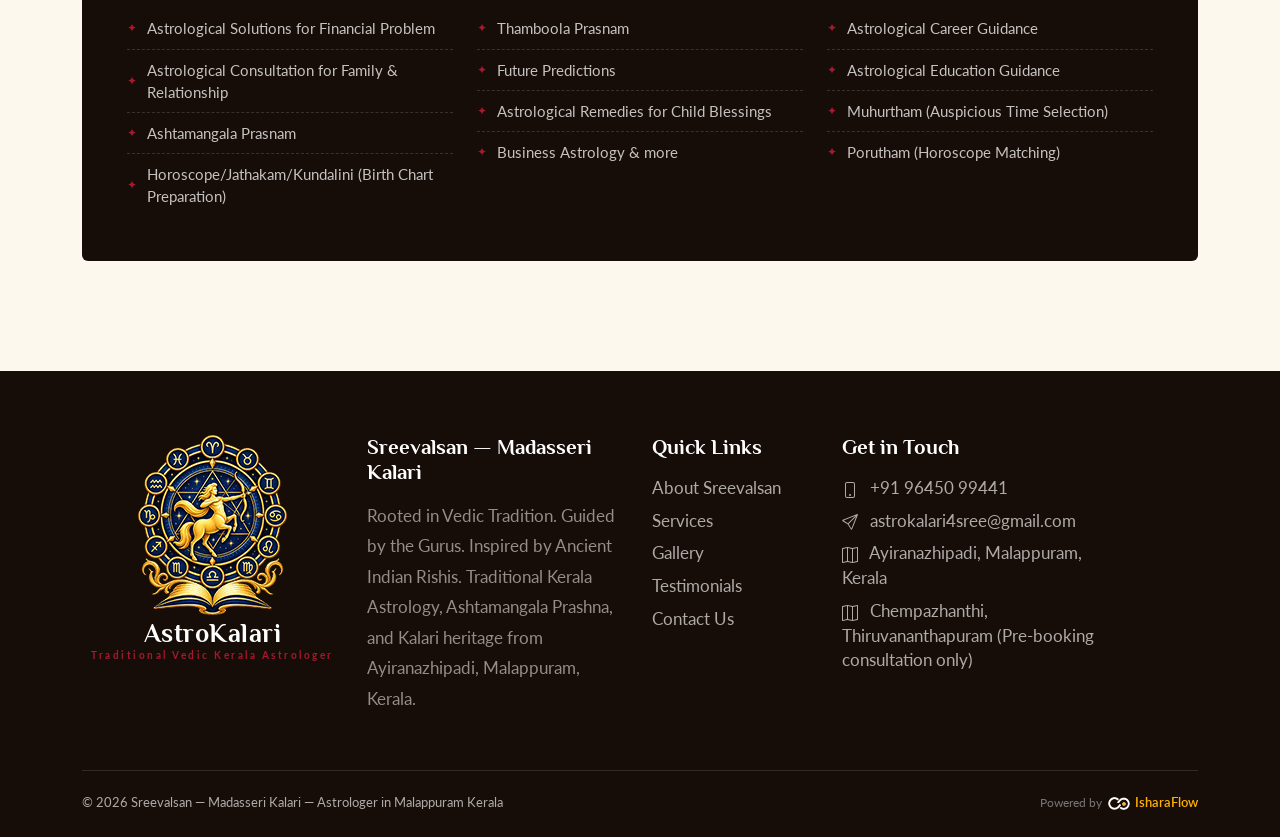
<file: services.html>
<!DOCTYPE html>
<html lang="en">
<head>
<meta charset="UTF-8">
<meta name="viewport" content="width=device-width, initial-scale=1.0">
<title>Astrology Services in Kerala | Prashna, Ashtamangala Prasna, Horoscope | AstroKalari</title>
<meta name="description" content="Explore traditional Kerala astrology services by Sreevalsan Madasseri — Astro Consultation, Prashna Sasthra, Thamboola Prasna, Ashtamangala Prasna, horoscope preparation, muhurtham, porutham and astrological remedies, in person and online.">
<meta name="keywords" content="astrology, astrologer near me, astrology by date of birth, astrology signs, astrology app, free astrology, ai astrology, malayalam astrology, astrology tamil, malayalam hindi, best astrologer in kerala, best astrologer in malappuram, best astrologer near me, panicker astrologer, panikker, jyolsyan, kaniyan, sreevalsan, kerala vedic astrologer, jyothisha, ashtamangala prashna, traditional prashna, Madasseri Kalarickal, malappuram astrologer, kerala heritage, kalaripayattu">
<meta name="author" content="Sreevalsan">
<link rel="canonical" href="https://www.astrokalari.com/services.html">

<!-- Open Graph -->
<meta property="og:type" content="website">
<meta property="og:site_name" content="Sreevalsan | Madasseri Kalarickal">
<meta property="og:title" content="Astrology Services in Kerala | Prashna, Ashtamangala Prasna, Horoscope">
<meta property="og:description" content="Traditional astrology and Prashna consultations from Sreevalsan Madasseri, offered in person and online across Kerala, Malappuram and beyond.">
<meta property="og:image" content="https://www.astrokalari.com/img/sreevalsan-panicker.jpg">
<meta property="og:url" content="https://www.astrokalari.com/services.html">
<meta property="og:locale" content="en_IN">

<!-- Twitter -->
<meta name="twitter:card" content="summary_large_image">
<meta name="twitter:title" content="Astrology Services | AstroKalari">
<meta name="twitter:description" content="Astro Consultation, Prashna Sasthra, Thamboola & Ashtamangala Prasna, horoscope preparation and more — traditional Kerala astrology services.">
<meta name="twitter:image" content="https://www.astrokalari.com/img/sreevalsan-panicker.jpg">

<meta name="geo.region" content="IN-KL">
<meta name="geo.placename" content="Malappuram">
<meta name="robots" content="index, follow">
<link rel="icon" type="image/png" href="https://www.astrokalari.com/img/favicon.png">
<!-- JSON-LD structured data -->
<script type="application/ld+json">
{
  "@context": "https://schema.org",
  "@graph": [
    {
      "@type": [
        "ProfessionalService",
        "LocalBusiness"
      ],
      "@id": "https://www.astrokalari.com/#business",
      "name": "Sreevalsan - Madasseri Kalarickal, Kerala Jyothisham",
      "alternateName": [
        "AstroKalari",
        "Sreevalsan Panicker",
        "Sreevalsan Panikker",
        "Sreevalsan Jyolsyan",
        "Sreevalsan Kaniyan",
        "Best Astrologer in Kerala",
        "Best Astrologer in Malappuram"
      ],
      "url": "https://www.astrokalari.com/",
      "logo": "https://www.astrokalari.com/img/favicon.png",
      "image": [
        "https://www.astrokalari.com/img/sreevalsan-panicker.jpg"
      ],
      "description": "Traditional Kerala Vedic astrology consultations — Jyothisha, Ashtamangala Prashna, Traditional Prashna and spiritual guidance, rooted in the Guru-Shishya tradition of Madasseri Kalarickal. Sreevalsan (Panicker / Jyolsyan / Kaniyan) is widely regarded as one of the best astrologers in Kerala and Malappuram.",
      "founder": {
        "@type": "Person",
        "name": "Sreevalsan",
        "alternateName": [
          "Sreevalsan Panicker",
          "Sreevalsan Panikker",
          "Sreevalsan Jyolsyan",
          "Sreevalsan Kaniyan"
        ],
        "jobTitle": "Traditional Kerala Vedic Astrologer"
      },
      "knowsAbout": [
        "Astrologer",
        "Panicker",
        "Panikker",
        "Jyolsyan",
        "Kaniyan",
        "Jyothisha",
        "Ashtamangala Prashna",
        "Traditional Prashna",
        "Kerala Vedic Astrology",
        "Kalaripayattu",
        "Ayurveda",
        "Marma Tradition"
      ],
      "telephone": "+91-96450-99441",
      "email": "astrokalari4sree@gmail.com",
      "priceRange": "$$",
      "address": {
        "@type": "PostalAddress",
        "streetAddress": "Ayiranazhipadi",
        "addressLocality": "Malappuram",
        "addressRegion": "Kerala",
        "addressCountry": "IN"
      },
      "geo": {
        "@type": "GeoCoordinates",
        "latitude": 11.040590659340326,
        "longitude": 76.1552693355834
      },
      "hasMap": "https://www.google.com/maps/search/?api=1&query=11.040590659340326,76.1552693355834",
      "areaServed": [
        "Malappuram",
        "Kerala",
        "Thiruvananthapuram",
        "India"
      ],
      "openingHoursSpecification": [
        {
          "@type": "OpeningHoursSpecification",
          "dayOfWeek": [
            "Monday",
            "Tuesday",
            "Wednesday",
            "Thursday",
            "Friday",
            "Saturday",
            "Sunday"
          ],
          "opens": "09:30",
          "closes": "18:30"
        }
      ],
      "department": [
        {
          "@type": "LocalBusiness",
          "name": "Sreevalsan Madasseri Kalarickal — Thiruvananthapuram (Pre-booking)",
          "address": {
            "@type": "PostalAddress",
            "addressLocality": "Chembazhanthi, Thiruvananthapuram",
            "addressRegion": "Kerala",
            "addressCountry": "IN"
          },
          "telephone": "+91-96450-99441"
        }
      ],
      "aggregateRating": {
        "@type": "AggregateRating",
        "ratingValue": "4.9",
        "reviewCount": "128"
      }
    },
    {
      "@type": "WebSite",
      "@id": "https://www.astrokalari.com/#website",
      "url": "https://www.astrokalari.com/",
      "name": "AstroKalari — Sreevalsan Madasseri Kalarickal",
      "publisher": {
        "@id": "https://www.astrokalari.com/#business"
      }
    },
    {
      "@type": "WebPage",
      "@id": "https://www.astrokalari.com/services.html#webpage",
      "url": "https://www.astrokalari.com/services.html",
      "name": "Astrology Services in Kerala | Prashna, Ashtamangala Prasna & Horoscope",
      "description": "Traditional Kerala astrology services by Sreevalsan Madasseri — Astro Consultation, Prashna Sasthra, Thamboola Prasna, Ashtamangala Prasna, horoscope preparation and more.",
      "isPartOf": {
        "@id": "https://www.astrokalari.com/#website"
      },
      "about": {
        "@id": "https://www.astrokalari.com/#business"
      },
      "primaryImageOfPage": "https://www.astrokalari.com/img/sreevalsan-panicker.jpg"
    },
    {
      "@type": "ItemList",
      "@id": "https://www.astrokalari.com/services.html#itemlist",
      "itemListElement": [
        {
          "@type": "ListItem",
          "position": 1,
          "item": {
            "@type": "Service",
            "name": "Astro Consultation",
            "description": "Detailed horoscope preparation and explanation, astro guidance on chronological reasons for present and future obstacles, and Muhurtham (auspicious time selection).",
            "provider": {
              "@id": "https://www.astrokalari.com/#business"
            },
            "areaServed": [
              "Malappuram",
              "Kerala",
              "India"
            ],
            "serviceType": "Astro Consultation"
          }
        },
        {
          "@type": "ListItem",
          "position": 2,
          "item": {
            "@type": "Service",
            "name": "Prashna Sasthra",
            "description": "Traditional astrology consultation for those who do not know their exact date or time of birth, offering guidance on education, career, family and infertility-related concerns.",
            "provider": {
              "@id": "https://www.astrokalari.com/#business"
            },
            "areaServed": [
              "Malappuram",
              "Kerala",
              "India"
            ],
            "serviceType": "Prashna Sasthra"
          }
        },
        {
          "@type": "ListItem",
          "position": 3,
          "item": {
            "@type": "Service",
            "name": "Thamboola Prasna",
            "description": "An astrological group event with a minimum of two astrologers completed within one day, used for family, business and joint-family issues.",
            "provider": {
              "@id": "https://www.astrokalari.com/#business"
            },
            "areaServed": [
              "Malappuram",
              "Kerala",
              "India"
            ],
            "serviceType": "Thamboola Prasna"
          }
        },
        {
          "@type": "ListItem",
          "position": 4,
          "item": {
            "@type": "Service",
            "name": "Ashtamangala Prasna",
            "description": "An astrological group event with a minimum of three astrologers completed over two days, used for temple-related matters and extreme-level business or family issues.",
            "provider": {
              "@id": "https://www.astrokalari.com/#business"
            },
            "areaServed": [
              "Malappuram",
              "Kerala",
              "India"
            ],
            "serviceType": "Ashtamangala Prasna"
          }
        },
        {
          "@type": "ListItem",
          "position": 5,
          "item": {
            "@type": "Service",
            "name": "Horoscope / Jathakam / Kundalini Preparation",
            "description": "Traditional birth chart (Jathakam / Kundalini) preparation and interpretation.",
            "provider": {
              "@id": "https://www.astrokalari.com/#business"
            },
            "areaServed": [
              "Malappuram",
              "Kerala",
              "India"
            ],
            "serviceType": "Horoscope / Jathakam / Kundalini Preparation"
          }
        },
        {
          "@type": "ListItem",
          "position": 6,
          "item": {
            "@type": "Service",
            "name": "Porutham (Horoscope Matching)",
            "description": "Traditional Kerala horoscope matching for marriage compatibility.",
            "provider": {
              "@id": "https://www.astrokalari.com/#business"
            },
            "areaServed": [
              "Malappuram",
              "Kerala",
              "India"
            ],
            "serviceType": "Porutham (Horoscope Matching)"
          }
        },
        {
          "@type": "ListItem",
          "position": 7,
          "item": {
            "@type": "Service",
            "name": "Muhurtham (Auspicious Time Selection)",
            "description": "Selection of an auspicious time for weddings, housewarmings and other important new beginnings.",
            "provider": {
              "@id": "https://www.astrokalari.com/#business"
            },
            "areaServed": [
              "Malappuram",
              "Kerala",
              "India"
            ],
            "serviceType": "Muhurtham (Auspicious Time Selection)"
          }
        },
        {
          "@type": "ListItem",
          "position": 8,
          "item": {
            "@type": "Service",
            "name": "Astrological Remedies & Pariharam",
            "description": "Traditional astrological remedies (pariharam) for financial, family, relationship and dosha-related concerns.",
            "provider": {
              "@id": "https://www.astrokalari.com/#business"
            },
            "areaServed": [
              "Malappuram",
              "Kerala",
              "India"
            ],
            "serviceType": "Astrological Remedies & Pariharam"
          }
        },
        {
          "@type": "ListItem",
          "position": 9,
          "item": {
            "@type": "Service",
            "name": "Career & Education Guidance",
            "description": "Astrological guidance for career direction and educational decisions.",
            "provider": {
              "@id": "https://www.astrokalari.com/#business"
            },
            "areaServed": [
              "Malappuram",
              "Kerala",
              "India"
            ],
            "serviceType": "Career & Education Guidance"
          }
        },
        {
          "@type": "ListItem",
          "position": 10,
          "item": {
            "@type": "Service",
            "name": "Business Astrology",
            "description": "Astrological consultation for business timing, partnerships and firm-related concerns.",
            "provider": {
              "@id": "https://www.astrokalari.com/#business"
            },
            "areaServed": [
              "Malappuram",
              "Kerala",
              "India"
            ],
            "serviceType": "Business Astrology"
          }
        }
      ]
    },
    {
      "@type": "BreadcrumbList",
      "itemListElement": [
        {
          "@type": "ListItem",
          "position": 1,
          "name": "Home",
          "item": "https://www.astrokalari.com/"
        },
        {
          "@type": "ListItem",
          "position": 2,
          "name": "Services",
          "item": "https://www.astrokalari.com/services.html"
        }
      ]
    }
  ]
}
</script>

<link rel="preconnect" href="https://fonts.googleapis.com">
<link href="https://fonts.googleapis.com/css2?family=Philosopher:ital,wght@0,400;0,700;1,400;1,700&family=Lato:wght@300;400;700;900&display=swap" rel="stylesheet">
<link href="https://cdn.jsdelivr.net/npm/bootstrap@5.3.3/dist/css/bootstrap.min.css" rel="stylesheet">
<link href="https://cdnjs.cloudflare.com/ajax/libs/animate.css/4.1.1/animate.min.css" rel="stylesheet">
<link href="css/styles.css" rel="stylesheet">

</head>
<body>

<div class="cursor-dot" id="cursorDot"></div>
<div class="cursor-ring" id="cursorRing"></div>

<!-- ================= NAVBAR ================= -->
<nav class="navbar navbar-expand-lg fixed-top" id="mainNav">
  <div class="container">
    <a class="navbar-brand" href="index.html">
      <div class="astrologo">
			<img src="img/sreevalsan-astrologer-logo.png" width="150" alt="Sreevalsan's services Kerala astrology icon" loading="lazy" decoding="async">
		</div>
		<div class="astroname">
			<span class="brand-name">AstroKalari</span>
			<span class="brand-sub">Traditional Vedic Kerala Astrologer</span>
		</div>
    </a>
    <button class="navbar-toggler border-0" type="button" data-bs-toggle="collapse" data-bs-target="#navMenu">
      <span class="navbar-toggler-icon"></span>
    </button>
    <div class="collapse navbar-collapse justify-content-end" id="navMenu">
      <ul class="navbar-nav align-items-lg-center">
        <li class="nav-item"><a class="nav-link" href="index.html">Home</a></li>
        <li class="nav-item"><a class="nav-link" href="about.html">About Sreevalsan</a></li>
        <li class="nav-item"><a class="nav-link active" href="services.html">Services</a></li>
        <li class="nav-item"><a class="nav-link" href="gallery.html">Gallery</a></li>
		<li class="nav-item"><a class="nav-link" href="testimonials.html">Testimonials</a></li>
        <li class="nav-item"><a class="nav-link" href="contact.html">Contact Us</a></li>
        <li class="nav-item ms-lg-3 mt-2 mt-lg-0"><a class="btn-gold" href="index.html#contact">Book a Consultation</a></li>
      </ul>
    </div>
  </div>
</nav>
<section class="hero" style="padding:190px 0 90px;">
  <div class="container hero-content reveal in">
    <div class="row justify-content-center">
      <div class="col-lg-9 text-center">
        <span class="hero-kicker">Services</span>
        <h1 style="font-size:2.6rem;">Traditional Guidance, Rooted in Kerala Astrology</h1>
        <p class="lead-text mx-auto" style="max-width:640px;">Astro consultation and traditional Prashna are offered in personal and online.</p>
      </div>
    </div>
  </div>
</section>

<!-- ================= SERVICES ================= -->
<section class="section top-space" id="service">
   <div class="container">
    <div class="text-center mb-5 reveal">
      <span class="eyebrow">Services</span>
      <h2 class="section-title mt-2">Traditional Guidance, Rooted in Kerala Astrology</h2>
      <p class="section-sub">Astro consultation and traditional Prashna are offered in personal and online.</p>
    </div>
     <div class="row g-4">
      <div class="col-lg-3 col-md-6 reveal">
        <div class="service-card">
          <div class="service-icon">
			<img src="img/esoteric.png" alt="Sreevalsan's services Kerala astrology icon" loading="lazy" decoding="async">
		  </div>
          <h4>Astro Consultation</h4>
            <p>Detailed horoscope preparation and explanation; astro guidance to find out chronological reasons for present and future obstacles; Muhurtham (Ouspicious time for a new beginning).</p>
        </div>
      </div>
      <div class="col-lg-3 col-md-6 reveal">
        <div class="service-card">
          <div class="service-icon">
				<img src="img/parchment.png" alt="Sreevalsan's services Kerala astrology icon" loading="lazy" decoding="async">
		  </div>
          <h4>Prashna Sasthra</h4>
          <p>Literally known as Rashi, one who doesn't know their DOB and exact birth time can use Prasna Sastra for their consultation. Astro guidance for educational, job, family, and infertility-related issues. </p>
        </div>
      </div>
	   <div class="col-lg-3 col-md-6 reveal">
        <div class="service-card">
          <div class="service-icon">
			<img src="img/scroll.png" alt="Sreevalsan's services Kerala astrology icon" loading="lazy" decoding="async">

		  </div>
          <h4>Thamboola Prasna</h4>
          <p>This is an astrological group event with a minimum of two astrologers completing the session within one day. Mainly used for family-related problems, business firm issues, reasons behind generational family disputes, and forecasting traditional failures in families and businesses.</p>
        </div>
      </div>
      <div class="col-lg-3 col-md-6 reveal">
        <div class="service-card">
          <div class="service-icon">
			<img src="img/scroll.png" alt="Sreevalsan's services Kerala astrology icon" loading="lazy" decoding="async">
		  </div>
          <h4>Ashtamangala Prasna</h4>
          <p>This is an astrological group event with a minimum of three astrologers, completed in two days, mainly used for temple-related problems, extreme-level business firm issues, reasons behind generational family disputes, and forecasting traditional failures of family and business.</p>
        </div>
      </div>
	  
    </div>

    <div class="additional-services mt-5 reveal">
      <span class="eyebrow">Additional Astrology Services</span>
      <h4 class="mt-2 mb-4">A wide range of specialised services tailored to your needs</h4>
      <div class="row">
        <div class="col-md-4">
		<ul>
          
          <li>Astrological Solutions for Financial Problem </li>
          <li>Astrological Consultation for Family &amp; Relationship </li>
          <li>Ashtamangala Prasnam</li>
		  <li>Horoscope/Jathakam/Kundalini (Birth Chart Preparation)</li>
        </ul>
		</div>
		<div class="col-md-4">
		<ul>
          <li>Thamboola Prasnam</li>
          <li>Future Predictions</li>
          <li>Astrological Remedies for Child Blessings</li>
          <li>Business Astrology &amp; more</li>
        </ul>
		</div>
        <div class="col-md-4"><ul>
          <li>Astrological Career Guidance</li>
          <li>Astrological Education Guidance</li>
		  <li>Muhurtham (Auspicious Time Selection)</li>
          <li>Porutham (Horoscope Matching)</li>
        </ul></div>
        
		</div>
    </div>
  </div>
</section>


<!-- ================= FOOTER ================= -->
<footer>
  <div class="container">
    <div class="row g-4">
	 <div class="col-md-3">
		<div class="footerlogo">
			<img src="img/sreevalsan-astrologer-logo-ftr.png" alt="Sreevalsan's services Kerala astrology icon" loading="lazy" decoding="async">
			<div class="astrofootername">
				<span class="brand-name">AstroKalari</span>
				<span class="brand-sub">Traditional Vedic Kerala Astrologer</span>
			</div>
		</div>
		</div>
      <div class="col-md-9 col-lg-3">
        <h5>Sreevalsan — Madasseri Kalari</h5>
        <p class="mt-3" style="color:rgba(251,246,236,0.55);">Rooted in Vedic Tradition. Guided by the Gurus. Inspired by Ancient Indian Rishis. Traditional Kerala Astrology, Ashtamangala Prashna, and Kalari heritage from Ayiranazhipadi, Malappuram, Kerala.</p>
        </div>
      <div class="col-md-6 col-lg-2">
        <h5>Quick Links</h5>
        <ul class="list-unstyled mt-3">
          <li class="mb-2"><a href="about.html">About Sreevalsan</a></li>
          <li class="mb-2"><a href="services.html">Services</a></li>
		  <li class="mb-2"><a href="gallery.html">Gallery</a></li>
          <li class="mb-2"><a href="testimonials.html">Testimonials</a></li>
          <li class="mb-2"><a href="contact.html">Contact Us</a></li>
        </ul>
      </div>
      <div class="col-md-6 col-lg-3">
        <h5>Get in Touch</h5>
        <ul class="list-unstyled mt-3">
          <li class="mb-2"><svg xmlns="http://www.w3.org/2000/svg" width="16" height="16" fill="currentColor" class="bi bi-phone" viewBox="0 0 16 16">
  <path d="M11 1a1 1 0 0 1 1 1v12a1 1 0 0 1-1 1H5a1 1 0 0 1-1-1V2a1 1 0 0 1 1-1zM5 0a2 2 0 0 0-2 2v12a2 2 0 0 0 2 2h6a2 2 0 0 0 2-2V2a2 2 0 0 0-2-2z"></path>
  <path d="M8 14a1 1 0 1 0 0-2 1 1 0 0 0 0 2"></path>
</svg> <a href="tel:+919645099441" class="footer-link">+91 96450 99441</a></li>
          <li class="mb-2"><svg xmlns="http://www.w3.org/2000/svg" width="16" height="16" fill="currentColor" class="bi bi-send" viewBox="0 0 16 16">
  <path d="M15.854.146a.5.5 0 0 1 .11.54l-5.819 14.547a.75.75 0 0 1-1.329.124l-3.178-4.995L.643 7.184a.75.75 0 0 1 .124-1.33L15.314.037a.5.5 0 0 1 .54.11ZM6.636 10.07l2.761 4.338L14.13 2.576zm6.787-8.201L1.591 6.602l4.339 2.76z"></path>
</svg> <a href="mailto:astrokalari4sree@gmail.com" class="footer-link">astrokalari4sree@gmail.com</a></li>
          <li class="mb-2"><svg xmlns="http://www.w3.org/2000/svg" width="16" height="16" fill="currentColor" class="bi bi-map" viewBox="0 0 16 16">
  <path fill-rule="evenodd" d="M15.817.113A.5.5 0 0 1 16 .5v14a.5.5 0 0 1-.402.49l-5 1a.5.5 0 0 1-.196 0L5.5 15.01l-4.902.98A.5.5 0 0 1 0 15.5v-14a.5.5 0 0 1 .402-.49l5-1a.5.5 0 0 1 .196 0L10.5.99l4.902-.98a.5.5 0 0 1 .415.103M10 1.91l-4-.8v12.98l4 .8zm1 12.98 4-.8V1.11l-4 .8zm-6-.8V1.11l-4 .8v12.98z"></path>
</svg> Ayiranazhipadi, Malappuram, Kerala</li>
 <li class="mb-2"><svg xmlns="http://www.w3.org/2000/svg" width="16" height="16" fill="currentColor" class="bi bi-map" viewBox="0 0 16 16">
  <path fill-rule="evenodd" d="M15.817.113A.5.5 0 0 1 16 .5v14a.5.5 0 0 1-.402.49l-5 1a.5.5 0 0 1-.196 0L5.5 15.01l-4.902.98A.5.5 0 0 1 0 15.5v-14a.5.5 0 0 1 .402-.49l5-1a.5.5 0 0 1 .196 0L10.5.99l4.902-.98a.5.5 0 0 1 .415.103M10 1.91l-4-.8v12.98l4 .8zm1 12.98 4-.8V1.11l-4 .8zm-6-.8V1.11l-4 .8v12.98z"></path>
</svg> Chempazhanthi, Thiruvananthapuram (Pre-booking consultation only)</li>
        </ul>
      </div>
    </div>
    <div class="footer-bottom d-flex flex-wrap justify-content-between">
      <span>© 2026 Sreevalsan — Madasseri Kalari — Astrologer in Malappuram Kerala</span>
      <span><div class="powered-by">
    <span>Powered by</span>
    <a href="https://www.isharaflow.com" target="_blank" rel="noopener">
        <img src="img/isharaflow-icon.png" alt="IsharaFlow">
        <strong>IsharaFlow</strong>
    </a>
</div></span>
    </div>
  </div>
</footer>

<!-- ================= FLOATING BUTTONS ================= -->
<a href="https://wa.me/919645099441?text=Namaste%2C%0AI%20would%20like%20to%20book%20an%20astrology%20consultation." target="_blank" class="whatsapp-float" aria-label="Chat on WhatsApp">
  <svg width="28" height="28" viewBox="0 0 24 24" fill="#fff"><path d="M12.04 2C6.58 2 2.13 6.45 2.13 11.91c0 1.75.46 3.39 1.26 4.81L2 22l5.42-1.38a9.9 9.9 0 0 0 4.62 1.14h.01c5.46 0 9.91-4.45 9.91-9.91S17.5 2 12.04 2Zm0 18.11h-.01a8.2 8.2 0 0 1-4.18-1.14l-.3-.18-3.12.8.83-3.05-.2-.31a8.2 8.2 0 0 1-1.26-4.32c0-4.53 3.69-8.22 8.24-8.22 2.2 0 4.27.86 5.82 2.42a8.17 8.17 0 0 1 2.41 5.81c0 4.53-3.69 8.19-8.23 8.19Zm4.51-6.15c-.25-.12-1.47-.72-1.7-.81-.23-.08-.4-.12-.56.13-.17.25-.64.81-.79.97-.14.17-.29.19-.54.06-.25-.12-1.05-.39-2-1.23-.74-.66-1.24-1.47-1.39-1.72-.14-.25-.02-.38.11-.51.11-.11.25-.29.37-.43.12-.15.16-.25.25-.42.08-.17.04-.31-.02-.43-.06-.12-.56-1.36-.77-1.86-.2-.49-.41-.42-.56-.43h-.48c-.17 0-.43.06-.66.31-.23.25-.86.85-.86 2.06 0 1.22.89 2.4 1.01 2.56.12.17 1.75 2.67 4.24 3.74.59.26 1.05.41 1.41.53.59.19 1.13.16 1.55.1.47-.07 1.47-.6 1.68-1.18.21-.58.21-1.08.14-1.18-.06-.11-.23-.17-.48-.29Z"/></svg>
</a>
<button class="back-to-top" id="backToTop" aria-label="Back to top">
  <svg width="18" height="18" viewBox="0 0 24 24" fill="none" stroke="currentColor" stroke-width="2"><path d="M12 19V5M5 12l7-7 7 7"/></svg>
</button>

<script src="https://cdn.jsdelivr.net/npm/bootstrap@5.3.3/dist/js/bootstrap.bundle.min.js"></script>
<script>
document.addEventListener("DOMContentLoaded", function () {

  const stats = document.querySelectorAll(".stat-num[data-count]");

  stats.forEach(function (stat) {

    const target = parseFloat(stat.dataset.count);
    const suffix = stat.dataset.suffix || "";
    const decimals = parseInt(stat.dataset.decimals) || 0;
    const comma = stat.dataset.comma === "true";

    const duration = 2500; // 2.5 seconds
    const startTime = performance.now();

    function updateCounter(currentTime) {

      const progress = Math.min((currentTime - startTime) / duration, 1);

      // Smooth slow start/end
      const ease = 1 - Math.pow(1 - progress, 3);

      const current = target * ease;

      let displayValue;

      if (decimals > 0) {
        displayValue = current.toFixed(decimals);
      } else {
        displayValue = Math.floor(current);
      }

      if (comma) {
        displayValue = Number(displayValue).toLocaleString("en-IN");
      }

      stat.textContent = displayValue + suffix;

      if (progress < 1) {
        requestAnimationFrame(updateCounter);
      } else {
        stat.textContent =
          (comma ? target.toLocaleString("en-IN") : target.toFixed(decimals)) +
          suffix;
      }
    }

    requestAnimationFrame(updateCounter);

  });

});
</script>
<script>
// custom fast cursor
const dot = document.getElementById('cursorDot');
const ring = document.getElementById('cursorRing');
let mx=0,my=0,rx=0,ry=0;
window.addEventListener('mousemove', e=>{
  mx=e.clientX; my=e.clientY;
  dot.style.left=mx+'px'; dot.style.top=my+'px';
});
function loop(){
  rx += (mx-rx)*0.35; ry += (my-ry)*0.35; // fast follow, low smoothing
  ring.style.left=rx+'px'; ring.style.top=ry+'px';
  requestAnimationFrame(loop);
}
loop();
document.querySelectorAll('a, button, .service-card, .testimonial-card, .gallery-item').forEach(el=>{
  el.addEventListener('mouseenter', ()=>ring.classList.add('hover'));
  el.addEventListener('mouseleave', ()=>ring.classList.remove('hover'));
});

// navbar scroll state
const nav = document.getElementById('mainNav');
window.addEventListener('scroll', ()=>{
  nav.classList.toggle('scrolled', window.scrollY>40);
  document.getElementById('backToTop').classList.toggle('show', window.scrollY>500);
});

// back to top
document.getElementById('backToTop').addEventListener('click', ()=>{
  window.scrollTo({top:0, behavior:'smooth'});
});

// scroll reveal
const revealEls = document.querySelectorAll('.reveal, .reveal-left, .reveal-right');
const io = new IntersectionObserver((entries)=>{
  entries.forEach(entry=>{
    if(entry.isIntersecting){
      entry.target.classList.add('in');
      io.unobserve(entry.target);
    }
  });
}, {threshold:0.15});
revealEls.forEach(el=>io.observe(el));

// smooth active nav link on scroll
const sections = document.querySelectorAll('section[id]');
const navLinks = document.querySelectorAll('.nav-link');
window.addEventListener('scroll', ()=>{
  let current='';
  sections.forEach(sec=>{
    if(window.scrollY >= sec.offsetTop - 120) current = sec.getAttribute('id');
  });
  navLinks.forEach(link=>{
    link.classList.toggle('active', link.getAttribute('href')==='#'+current);
  });
});

// ================= GALLERY FILTER =================
(function(){
  const tabs = document.querySelectorAll('.gallery-tab');
  const items = document.querySelectorAll('.gallery-col');
  const emptyMsg = document.getElementById('galleryEmpty');

  tabs.forEach(tab => {
    tab.addEventListener('click', () => {
      const filter = tab.dataset.filter;

      tabs.forEach(t => t.classList.remove('active'));
      tab.classList.add('active');

      let visibleCount = 0;
      items.forEach(item => {
        const match = filter === 'all' || item.dataset.category === filter;
        item.style.display = match ? '' : 'none';
        if (match) visibleCount++;
      });

      emptyMsg.style.display = visibleCount === 0 ? 'block' : 'none';
    });
  });
})();

// ================= TESTIMONIAL SLIDER =================
(function(){
  const track = document.getElementById('testimonialTrack');
  const slides = Array.from(track.children);
  const prevBtn = document.getElementById('prevBtn');
  const nextBtn = document.getElementById('nextBtn');
  const dotsWrap = document.getElementById('sliderDots');
  let index = 0;
  let perView = getPerView();
  let autoplayTimer = null;

  function getPerView(){
    const w = window.innerWidth;
    if(w <= 576) return 1;
    if(w <= 991) return 2;
    return 3;
  }

  function maxIndex(){
    return Math.max(0, slides.length - perView);
  }

  function buildDots(){
    dotsWrap.innerHTML = '';
    const count = maxIndex() + 1;
    for(let i=0;i<count;i++){
      const d = document.createElement('button');
      d.className = 'dot' + (i===index ? ' active' : '');
      d.setAttribute('aria-label','Go to slide '+(i+1));
      d.addEventListener('click', ()=>{ index = i; update(); });
      dotsWrap.appendChild(d);
    }
  }

  function update(){
    index = Math.min(Math.max(index,0), maxIndex());
    const slideWidth = slides[0].getBoundingClientRect().width;
    const gap = parseFloat(getComputedStyle(track).gap || 24);
    track.style.transform = `translateX(-${index * (slideWidth + gap)}px)`;
    prevBtn.disabled = index === 0;
    nextBtn.disabled = index === maxIndex();
    Array.from(dotsWrap.children).forEach((d,i)=> d.classList.toggle('active', i===index));
  }

  function next(){ index = Math.min(index+1, maxIndex()); update(); resetAutoplay(); }
  function prev(){ index = Math.max(index-1, 0); update(); resetAutoplay(); }

  function startAutoplay(){
    autoplayTimer = setInterval(()=>{
      index = index >= maxIndex() ? 0 : index+1;
      update();
    }, 5000);
  }
  function resetAutoplay(){
    clearInterval(autoplayTimer);
    startAutoplay();
  }

  nextBtn.addEventListener('click', next);
  prevBtn.addEventListener('click', prev);

  const sliderEl = document.querySelector('.testimonial-slider');
  sliderEl.addEventListener('mouseenter', ()=>clearInterval(autoplayTimer));
  sliderEl.addEventListener('mouseleave', startAutoplay);

  // basic touch swipe support
  let touchStartX = 0;
  sliderEl.addEventListener('touchstart', e=>{ touchStartX = e.touches[0].clientX; }, {passive:true});
  sliderEl.addEventListener('touchend', e=>{
    const dx = e.changedTouches[0].clientX - touchStartX;
    if(dx > 50) prev();
    else if(dx < -50) next();
  }, {passive:true});

  window.addEventListener('resize', ()=>{
    perView = getPerView();
    buildDots();
    update();
  });

  buildDots();
  update();
  startAutoplay();
})();

// ================= CONTACT FORM =================
// Live field validation feedback
(function () {
  const form = document.getElementById('contactForm');
  if (!form) return;

  const fieldWraps = form.querySelectorAll('.was-validated-field');

  fieldWraps.forEach(function (wrap) {
    const input = wrap.querySelector('.form-control, .form-select');
    if (!input) return;

    function check() {
      const fieldValid = input.checkValidity();
      wrap.classList.toggle('is-invalid', !fieldValid);
      wrap.classList.toggle('is-valid', fieldValid);
    }

    input.addEventListener('input', check);
    input.addEventListener('blur', check);
    input.addEventListener('change', check);
  });
})();

// Dynamic Form with Validation
document.getElementById('contactForm').addEventListener('submit', function (e) {

    e.preventDefault();

    const form = this;
    const submitBtn = document.getElementById('cfSubmitBtn');
    const submitText = document.getElementById('cfSubmitText');
    const submitLoader = document.getElementById('cfSubmitLoader');
    const successAlert = document.getElementById('cfSuccess');
    const errorAlert = document.getElementById('cfError');

    // ------------------------------------
    // Reset previous alerts
    // ------------------------------------
    successAlert.style.display = 'none';
    errorAlert.style.display = 'none';

    // ------------------------------------
    // Validation
    // ------------------------------------

    const fieldWraps = form.querySelectorAll('.was-validated-field');
    let isValid = true;
    let firstInvalidInput = null;

    fieldWraps.forEach(function (wrap) {
        const input = wrap.querySelector('.form-control, .form-select');
        if (!input) return;

        const fieldValid = input.checkValidity();

        wrap.classList.toggle('is-invalid', !fieldValid);
        wrap.classList.toggle('is-valid', fieldValid);

        if (!fieldValid) {
            isValid = false;
            if (!firstInvalidInput) firstInvalidInput = input;
        }
    });

    if (!isValid) {
        if (firstInvalidInput) firstInvalidInput.focus();
        return;
    }

    // ------------------------------------
    // Loading State
    // ------------------------------------

    submitText.textContent = 'Sending...';
    submitLoader.classList.remove('d-none');
    submitBtn.disabled = true;


    // ------------------------------------
    // DATE OF BIRTH
    // ------------------------------------

    const dob = document.getElementById('cf-dob').value;

    const dobYear = document.getElementById('dob-year');
    const dobMonth = document.getElementById('dob-month');
    const dobDay = document.getElementById('dob-day');

    // Clear previous values
    dobYear.value = '';
    dobMonth.value = '';
    dobDay.value = '';

    // If DOB is selected
    if (dob) {

        const parts = dob.split('-');

        // HTML date returns:
        // YYYY-MM-DD

        dobYear.value = parts[0];
        dobMonth.value = parseInt(parts[1], 10);
        dobDay.value = parseInt(parts[2], 10);
    }


    // ------------------------------------
    // Collect Form Data
    // ------------------------------------

    const formData = new FormData(form);


    // ------------------------------------
    // Google Form URL
    // ------------------------------------

    const googleFormURL =
        'https://docs.google.com/forms/u/2/d/e/1FAIpQLSdDDH1TsdXVyArT7irVXq8N2HlQKAbkl1ozphMinDxTnhMm0Q/formResponse';


    // ------------------------------------
    // Submit
    // ------------------------------------

    fetch(googleFormURL, {
        method: 'POST',
        body: formData,
        mode: 'no-cors'
    })

    .then(() => {

        // Reset form
        form.reset();

        // Also clear hidden DOB fields
        dobYear.value = '';
        dobMonth.value = '';
        dobDay.value = '';

        // Clear validation states
        fieldWraps.forEach(function (wrap) {
            wrap.classList.remove('is-valid', 'is-invalid');
        });


        // ------------------------------------
        // Success State
        // ------------------------------------

        submitText.textContent = 'Send Message →';
        submitLoader.classList.add('d-none');
        submitBtn.disabled = false;

        successAlert.style.display = 'block';

    })

    .catch((error) => {

        console.error(
            'Form submission error:',
            error
        );

        submitText.textContent = 'Send Message →';
        submitLoader.classList.add('d-none');
        submitBtn.disabled = false;

        errorAlert.style.display = 'block';

    });

});
</script>
</body>
</html>
</file>
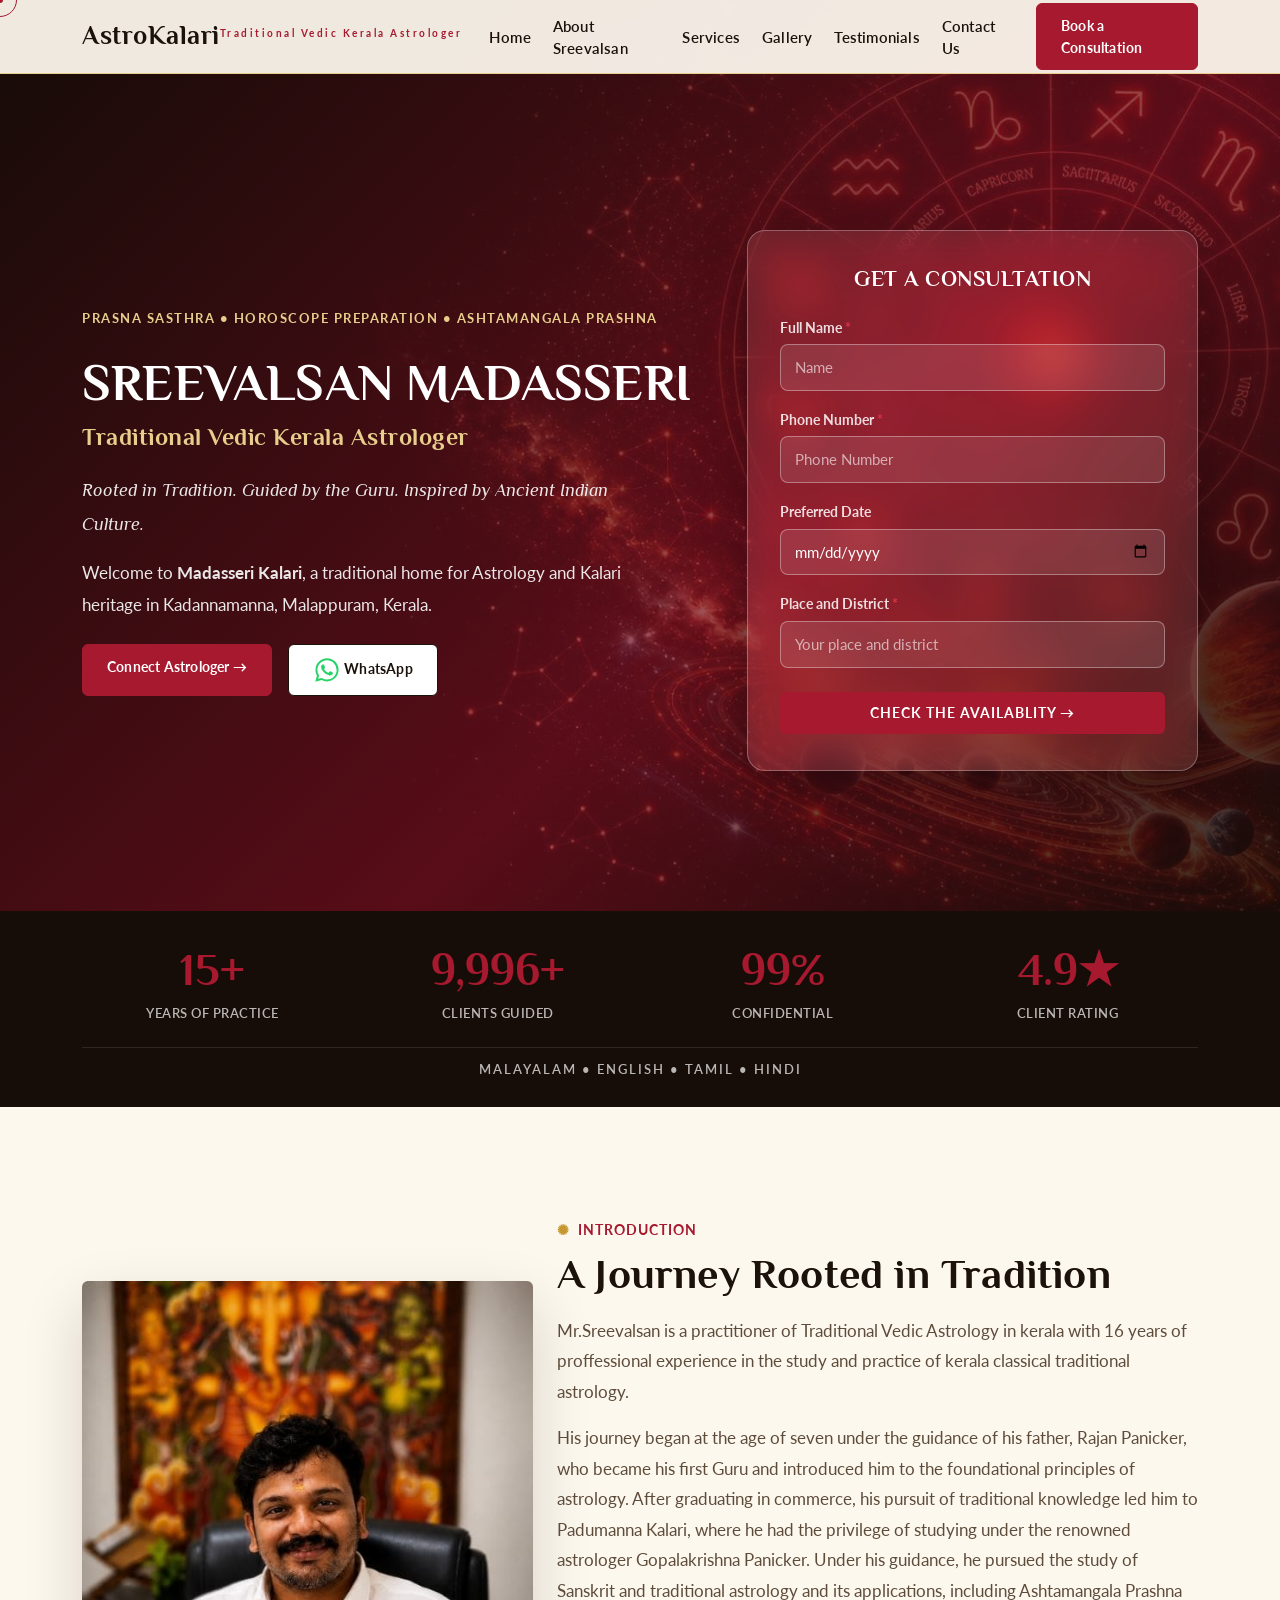
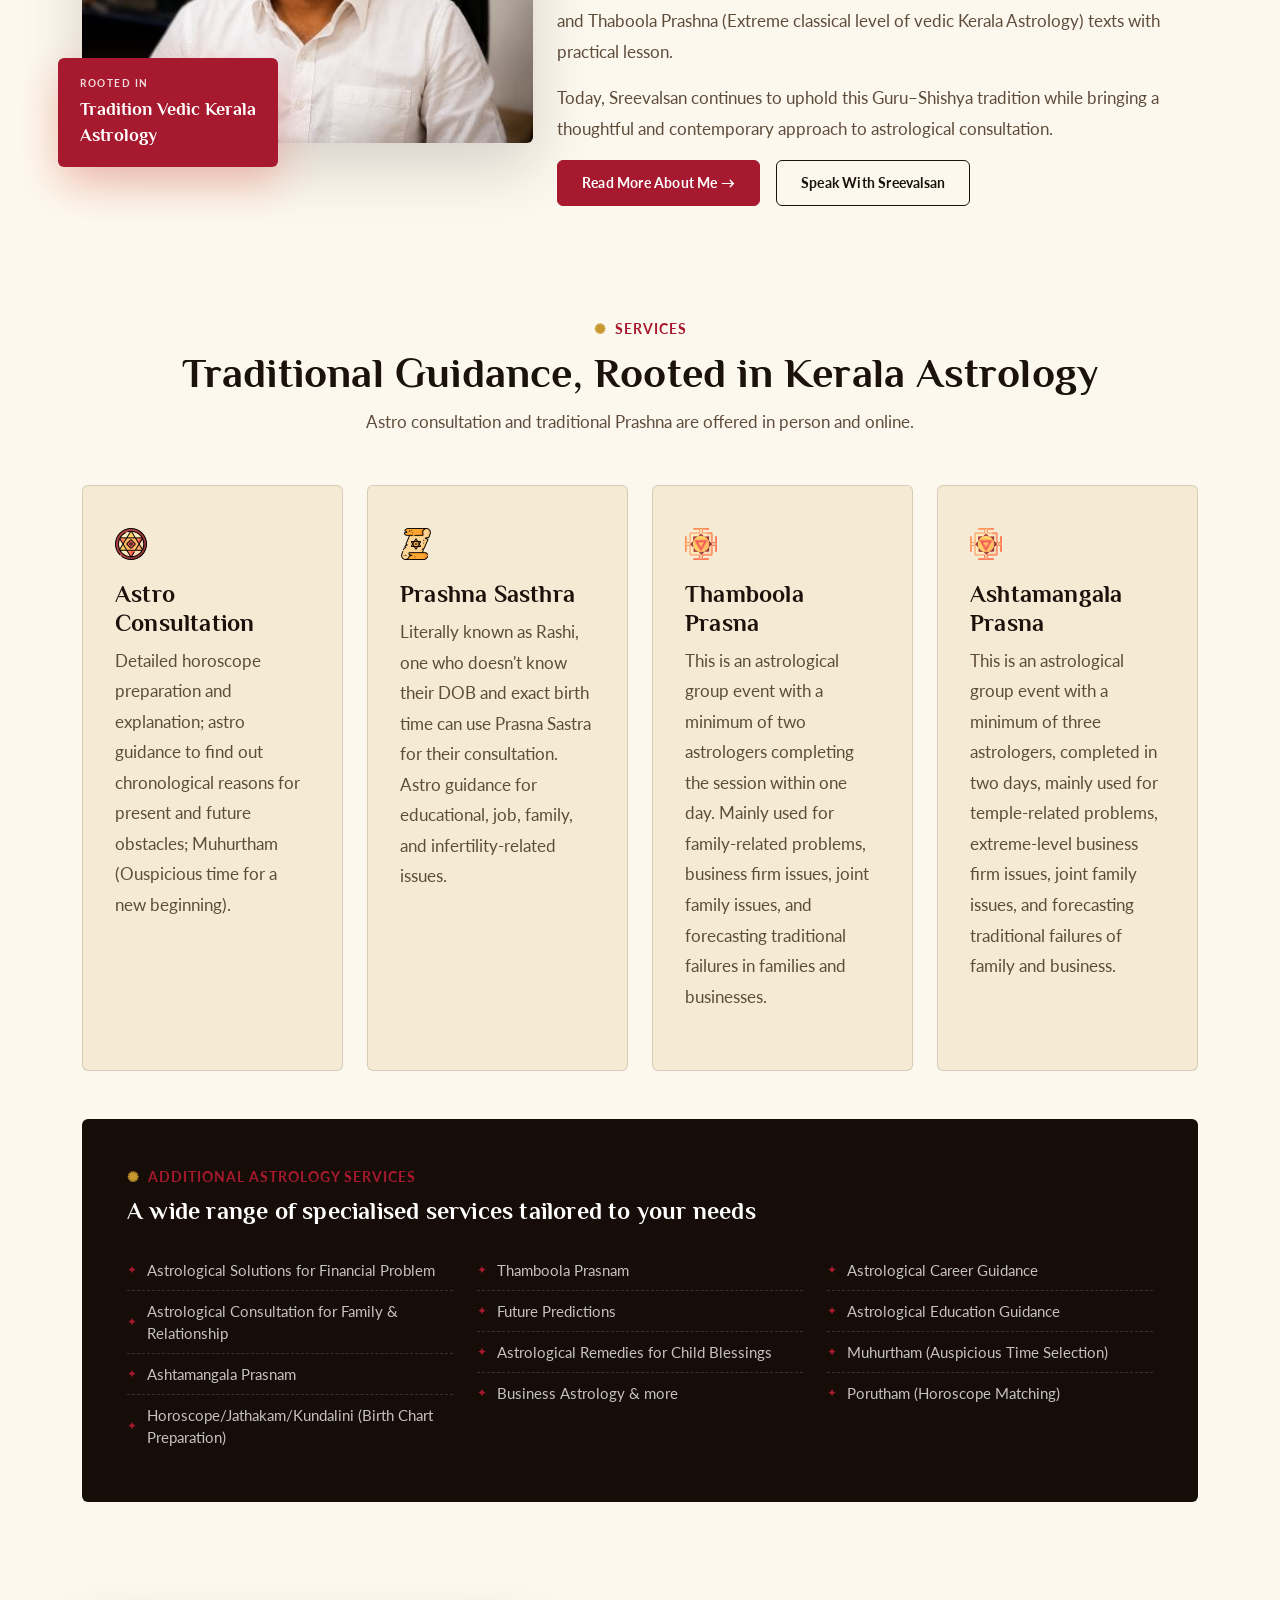
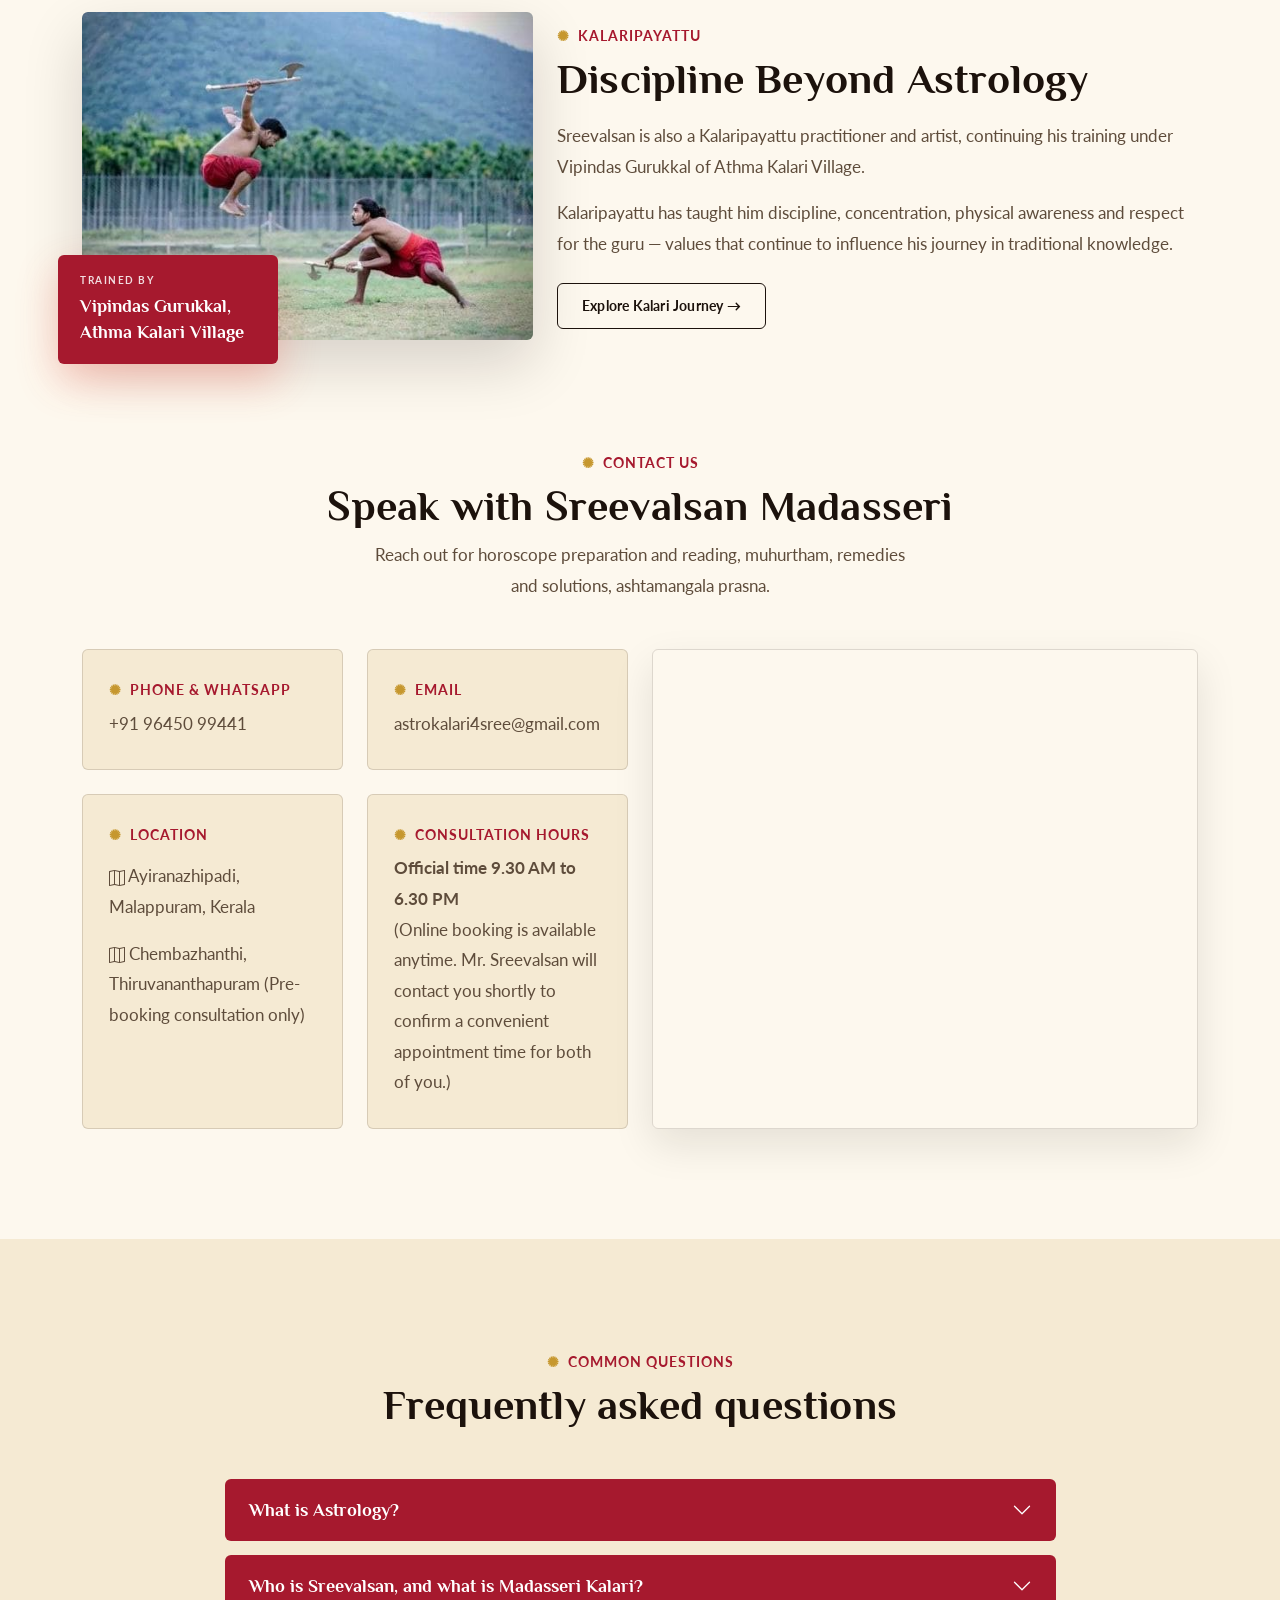
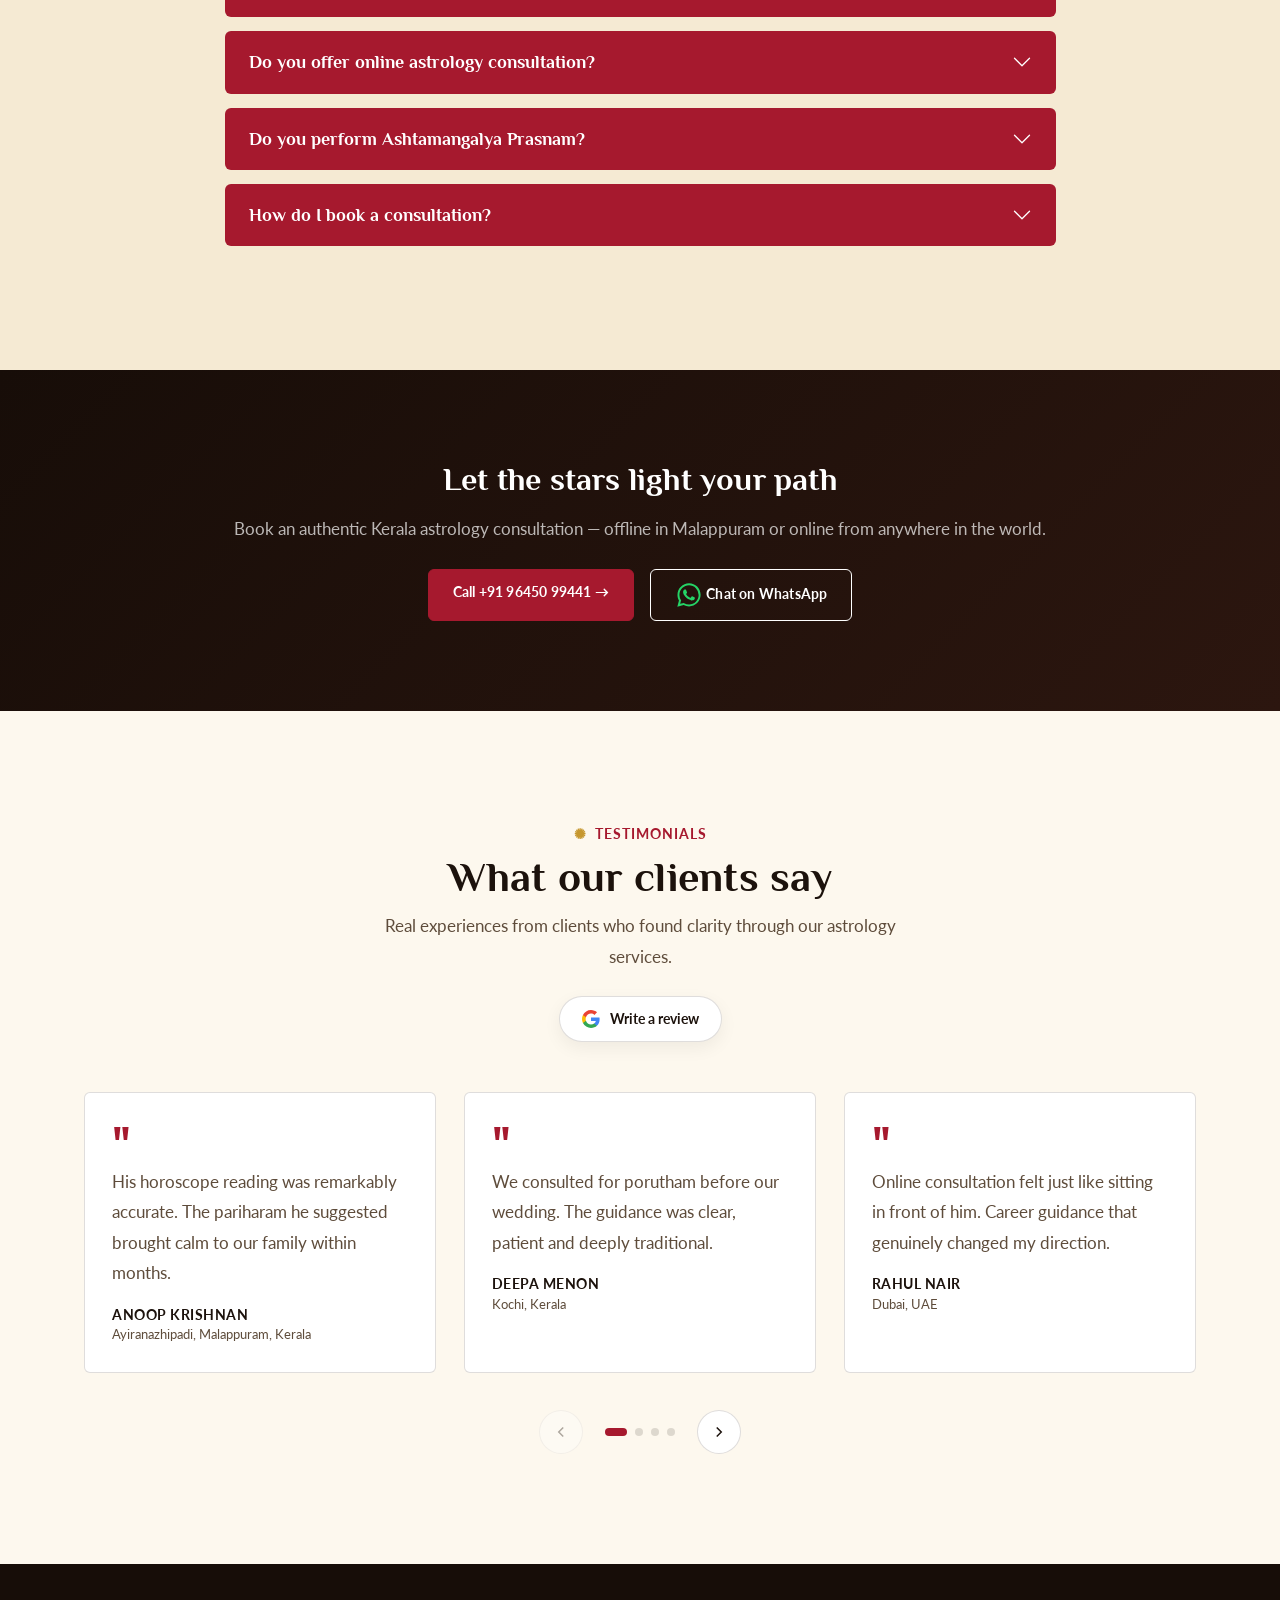
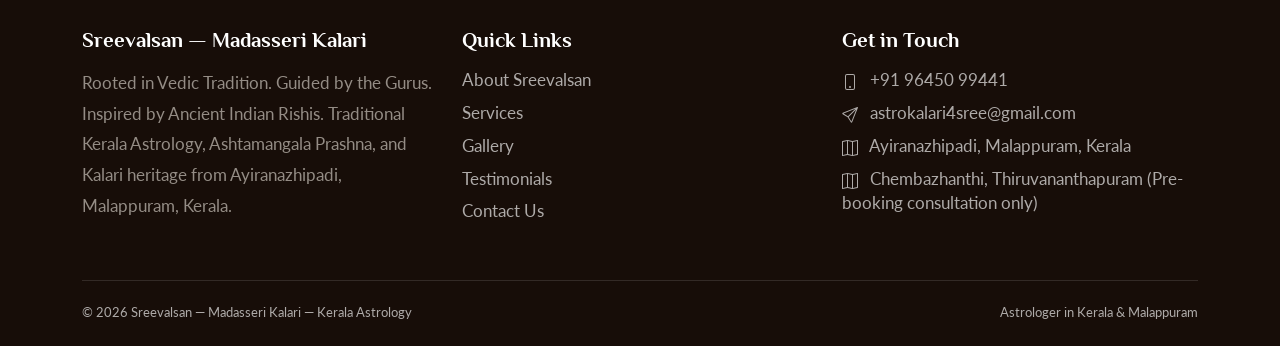
<file: ss.html>
<!DOCTYPE html>
<html lang="en">
<head>
<meta charset="UTF-8">
<meta name="viewport" content="width=device-width, initial-scale=1.0">
<title>Sreevalsan | Best Astrologer in Kerala &amp; Malappuram | Panicker, Jyolsyan, Kaniyan | Madasseri Kalarickal</title>
<meta name="description" content="Sreevalsan is a traditional Kerala Vedic astrologer (Panicker / Jyolsyan / Kaniyan), widely regarded as one of the best astrologers in Kerala and Malappuram. Consult near you, in person or online, for Jyothisha, Ashtamangala Prashna &amp; Traditional Prashna rooted in the Guru-Shishya tradition of Madasseri Kalarickal.">
<meta name="keywords" content="astrologer, best astrologer in kerala, best astrologer in malappuram, best astrologer near me, panicker astrologer, panikker, jyolsyan, kaniyan, sreevalsan, kerala vedic astrologer, jyothisha, ashtamangala prashna, traditional prashna, Madasseri Kalarickal, malappuram astrologer, kerala heritage, kalaripayattu">
<meta name="author" content="Sreevalsan">
<link rel="canonical" href="https://www.astrokalari.com/">

<!-- Open Graph -->
<meta property="og:type" content="website">
<meta property="og:site_name" content="Sreevalsan | Madasseri Kalarickal">
<meta property="og:title" content="Sreevalsan | Best Astrologer in Kerala &amp; Malappuram | Panicker, Jyolsyan, Kaniyan">
<meta property="og:description" content="Rooted in tradition, guided by the guru, inspired by ancient wisdom. One of the best astrologers in Kerala and Malappuram — traditional Panicker, Jyolsyan and Kaniyan astrology, Jyothisha and Kalari heritage from Madasseri Kalarickal.">
<meta property="og:image" content="img/sreevalsan-panicker.jpg">
<meta property="og:url" content="https://www.astrokalari.com/">
<meta property="og:locale" content="en_IN">

<!-- Twitter -->
<meta name="twitter:card" content="summary_large_image">
<meta name="twitter:title" content="Sreevalsan | Best Astrologer in Kerala &amp; Malappuram">
<meta name="twitter:description" content="Panicker, Jyolsyan &amp; Kaniyan traditional astrology — Jyothisha, Ashtamangala Prashna and Traditional Prashna from Madasseri Kalarickal, one of the best astrologers in Kerala and Malappuram, near you.">
<meta name="twitter:image" content="img/sreevalsan-panicker.jpg">

<meta name="geo.region" content="IN-KL">
<meta name="geo.placename" content="Malappuram">
<meta name="robots" content="index, follow">

<!-- JSON-LD structured data -->
<script type="application/ld+json">
{
  "@context": "https://schema.org",
  "@type": "ProfessionalService",
  "name": "Sreevalsan - Madasseri Kalarickal, Kerala Jyothisham",
  "alternateName": ["Sreevalsan Panicker", "Sreevalsan Panikker", "Sreevalsan Jyolsyan", "Sreevalsan Kaniyan", "Best Astrologer in Kerala", "Best Astrologer in Malappuram"],
  "image": "img/sreevalsan-panicker.jpg",
  "description": "Traditional Kerala Vedic astrology consultations — Jyothisha, Ashtamangala Prashna, Traditional Prashna and spiritual guidance, rooted in the Guru-Shishya tradition of Madasseri Kalarickal. Sreevalsan (Panicker / Jyolsyan / Kaniyan) is widely regarded as one of the best astrologers in Kerala and Malappuram.",
  "founder": { "@type": "Person", "name": "Sreevalsan", "alternateName": ["Sreevalsan Panicker", "Sreevalsan Panikker", "Sreevalsan Jyolsyan", "Sreevalsan Kaniyan"], "jobTitle": "Astrologer" },
  "knowsAbout": ["Astrologer", "Panicker", "Panikker", "Jyolsyan", "Kaniyan", "Jyothisha", "Ashtamangala Prashna", "Traditional Prashna", "Kerala Vedic Astrology"],
  "address": {
    "@type": "PostalAddress",
    "addressLocality": "Malappuram",
    "addressRegion": "Kerala",
    "addressCountry": "IN"
  },
  "telephone": "+91-96450-99441",
  "priceRange": "$$",
  "areaServed": ["Malappuram", "Kerala", "India"],
  "aggregateRating": {
    "@type": "AggregateRating",
    "ratingValue": "4.9",
    "reviewCount": "128"
  }
}
</script>

<link rel="preconnect" href="https://fonts.googleapis.com">
<link href="https://fonts.googleapis.com/css2?family=Philosopher:ital,wght@0,400;0,700;1,400;1,700&family=Lato:wght@300;400;700;900&display=swap" rel="stylesheet">
<link href="https://cdn.jsdelivr.net/npm/bootstrap@5.3.3/dist/css/bootstrap.min.css" rel="stylesheet">
<link href="https://cdnjs.cloudflare.com/ajax/libs/animate.css/4.1.1/animate.min.css" rel="stylesheet">
<link href="css/styles.css" rel="stylesheet">

</head>
<body>

<div class="cursor-dot" id="cursorDot"></div>
<div class="cursor-ring" id="cursorRing"></div>

<!-- ================= NAVBAR ================= -->
<nav class="navbar navbar-expand-lg fixed-top" id="mainNav">
  <div class="container">
    <a class="navbar-brand" href="index.html">
      <span class="brand-name">AstroKalari</span>
      <span class="brand-sub">Traditional Vedic Kerala Astrologer</span>
    </a>
    <button class="navbar-toggler border-0" type="button" data-bs-toggle="collapse" data-bs-target="#navMenu">
      <span class="navbar-toggler-icon"></span>
    </button>
    <div class="collapse navbar-collapse justify-content-end" id="navMenu">
      <ul class="navbar-nav align-items-lg-center">
        <li class="nav-item"><a class="nav-link active" href="index.html">Home</a></li>
        <li class="nav-item"><a class="nav-link" href="about.html">About Sreevalsan</a></li>
        <li class="nav-item"><a class="nav-link" href="services.html">Services</a></li>
        <li class="nav-item"><a class="nav-link" href="gallery.html">Gallery</a></li>
		<li class="nav-item"><a class="nav-link" href="testimonials.html">Testimonials</a></li>
        <li class="nav-item"><a class="nav-link" href="contact.html">Contact Us</a></li>
        <li class="nav-item ms-lg-3 mt-2 mt-lg-0"><a class="btn-gold" href="index.html#contact">Book a Consultation</a></li>
      </ul>
    </div>
  </div>
</nav>

<!-- ================= HERO ================= -->
<section class="hero" id="home">
  <div class="hero-bg" style="background-image:url('img/sreevalsan-panicker.jpg');"></div>
  <div class="hero-overlay"></div>
  <div class="container hero-content reveal in">
	<div class="row align-items-center gy-5">
      <div class="col-lg-7 reveal-left">
        <span class="hero-kicker">Prasna Sasthra • Horoscope Preparation • Ashtamangala Prashna</span>
        <h1>SREEVALSAN MADASSERI<br><em>Traditional Vedic Kerala Astrologer</em></h1>
        <p class="lead-text" style="font-family:'Philosopher',sans-serif;font-style:italic;font-size:1.15rem;">Rooted in Tradition. Guided by the Guru. Inspired by Ancient Indian Culture.</p>
        <p class="lead-text">Welcome to <b>Madasseri Kalari</b>, a traditional home for Astrology and Kalari heritage in Kadannamanna, Malappuram, Kerala.</p>
        <div class="d-flex flex-wrap gap-3 mt-4">
          <a href="tel:+919645099441" class="btn-gold">Connect Astrologer →</a>
          <a href="https://wa.me/919645099441?text=Namaste%2C%0AI%20would%20like%20to%20book%20an%20astrology%20consultation." target="_blank" class="btn-outline-ink"><svg width="28" height="28" viewBox="0 0 24 24" fill="#25D366"><path d="M12.04 2C6.58 2 2.13 6.45 2.13 11.91c0 1.75.46 3.39 1.26 4.81L2 22l5.42-1.38a9.9 9.9 0 0 0 4.62 1.14h.01c5.46 0 9.91-4.45 9.91-9.91S17.5 2 12.04 2Zm0 18.11h-.01a8.2 8.2 0 0 1-4.18-1.14l-.3-.18-3.12.8.83-3.05-.2-.31a8.2 8.2 0 0 1-1.26-4.32c0-4.53 3.69-8.22 8.24-8.22 2.2 0 4.27.86 5.82 2.42a8.17 8.17 0 0 1 2.41 5.81c0 4.53-3.69 8.19-8.23 8.19Zm4.51-6.15c-.25-.12-1.47-.72-1.7-.81-.23-.08-.4-.12-.56.13-.17.25-.64.81-.79.97-.14.17-.29.19-.54.06-.25-.12-1.05-.39-2-1.23-.74-.66-1.24-1.47-1.39-1.72-.14-.25-.02-.38.11-.51.11-.11.25-.29.37-.43.12-.15.16-.25.25-.42.08-.17.04-.31-.02-.43-.06-.12-.56-1.36-.77-1.86-.2-.49-.41-.42-.56-.43h-.48c-.17 0-.43.06-.66.31-.23.25-.86.85-.86 2.06 0 1.22.89 2.4 1.01 2.56.12.17 1.75 2.67 4.24 3.74.59.26 1.05.41 1.41.53.59.19 1.13.16 1.55.1.47-.07 1.47-.6 1.68-1.18.21-.58.21-1.08.14-1.18-.06-.11-.23-.17-.48-.29Z"></path></svg> WhatsApp</a>
        </div>
      </div>

      <!-- ---- Consultation form (glassmorphism) ---- -->
      <div class="col-lg-5 reveal-right">
        <div class="hero-consult-form">
          <h3>Get a Consultation</h3>

          <!-- Google Form hidden iframe -->
          <iframe name="googleFormTarget" id="googleFormTarget" style="display:none;"></iframe>

          <form
            id="contactForm"
            action="https://docs.google.com/forms/u/0/d/e/1FAIpQLSdDDH1TsdXVyArT7irVXq8N2HlQKAbkl1ozphMinDxTnhMm0Q/formResponse"
            method="POST"
            target="googleFormTarget"
            novalidate
          >

            <div class="row g-3">

              <!-- Name -->
              <div class="col-12 was-validated-field">
                <label class="form-label" for="cf-name">
                  Full Name <span class="text-danger">*</span>
                </label>
                <input
                  type="text"
                  class="form-control"
                  id="cf-name"
                  name="entry.1446822387"
                  required
                  minlength="2"
                  placeholder="Name"
                  autocomplete="name"
                >
                <div class="field-error">
                  Please enter your name.
                </div>
              </div>

              <!-- Phone -->
              <div class="col-12 was-validated-field">
                <label class="form-label" for="cf-phone">
                  Phone Number <span class="text-danger">*</span>
                </label>
                <input
                  type="tel"
                  class="form-control"
                  id="cf-phone"
                  name="entry.1575574966"
                  required
                  pattern="^[0-9+\-\s]{7,15}$"
                  placeholder="Phone Number"
                  autocomplete="tel"
                >
                <div class="field-error">
                  Please enter a valid phone number.
                </div>
              </div>

              <!-- Preferred Date -->
              <div class="col-12 was-validated-field">
                <label class="form-label" for="cf-dob">
                  Preferred Date
                </label>
                <input type="date" class="form-control" id="cf-dob">
                <div class="field-error">
                  Please choose a future date.
                </div>
                <!-- Google Forms DOB fields -->
                <input type="hidden" name="entry.1394332678_year" id="dob-year">
                <input type="hidden" name="entry.1394332678_month" id="dob-month">
                <input type="hidden" name="entry.1394332678_day" id="dob-day">
              </div>

              <!-- Place -->
              <div class="col-12 was-validated-field">
                <label class="form-label" for="cf-service">
                  Place and District <span class="text-danger">*</span>
                </label>
                <input
                  type="text"
                  class="form-control"
                  id="cf-service"
                  name="entry.24277679"
                  required
                  minlength="2"
                  placeholder="Your place and district"
                  autocomplete="address-level2"
                >
                <div class="field-error">
                  Please enter your place and district.
                </div>
              </div>

              <!-- Message: not shown to the user, but Google Form marks this
                   question as required, so we still send a default value
                   through a hidden field to keep submissions valid. -->
              <input type="hidden" name="entry.1053260928" value="Consultation request submitted via website.">

            </div>

            <!-- Submit -->
            <button
              type="submit"
              class="btn-gold mt-4 w-100"
              id="cfSubmitBtn"
            >
              <span id="cfSubmitText">
                Check the availablity →
              </span>
              <span
                id="cfSubmitLoader"
                class="spinner-border spinner-border-sm d-none"
                role="status"
                aria-hidden="true"
              ></span>
            </button>

            <!-- Success -->
            <div class="form-alert form-alert-success mt-3 text-center" id="cfSuccess" role="status" style="display: none;">
              Thank you! Your consultation request has been submitted successfully.
              Sreevalsan will contact you shortly to confirm a convenient appointment time.
            </div>

            <!-- Error -->
            <div
              class="form-alert form-alert-error mt-3"
              id="cfError"
              role="alert"
              style="display:none;"
            >
              Something went wrong. Please call or WhatsApp
              <strong>+91 96450 99441</strong> directly.
            </div>

          </form>
        </div>
      </div>
    </div>
  </div>
</section>

<!-- ================= HIGHLIGHTS ================= -->
<section class="stats-bar">
  <div class="container">
    <div class="row text-center gy-4">

	  <div class="col-6 col-md-3 reveal">
        <div class="stat-num" data-count="16" data-suffix="+">0+</div>
        <div class="stat-label">Years of Practice</div>
      </div>

      <div class="col-6 col-md-3 reveal">
        <div class="stat-num" data-count="10000" data-suffix="+" data-comma="true">0+</div>
        <div class="stat-label">Clients Guided</div>
      </div>

      <div class="col-6 col-md-3 reveal">
        <div class="stat-num" data-count="100" data-suffix="%">0%</div>
        <div class="stat-label">Confidential</div>
      </div>

      <div class="col-6 col-md-3 reveal">
        <div class="stat-num" data-count="4.9" data-decimals="1" data-suffix="★">0★</div>
        <div class="stat-label">Client Rating</div>
      </div>

    </div>
    <div class="text-center mt-4 pt-2" style="border-top:1px solid rgba(255,255,255,0.1);">
      <span class="stat-label" style="letter-spacing:2px;">Malayalam &bull; English &bull; Tamil &bull; Hindi</span>
    </div>
  </div>
</section>

<!-- ================= ABOUT ================= -->
<section class="section" id="about">
  <div class="container">
    <div class="row align-items-center gy-5">
      <div class="col-lg-5 reveal-left">
        <div class="about-img-wrap">
          <img src="img/sreevalsan-panicker.jpg" alt="Sreevalsan — traditional Kerala Vedic astrologer of Madasseri Kalarickal">
          <div class="about-badge"><span>Rooted In</span>Tradition Vedic Kerala Astrology</div>
        </div>
      </div>
      <div class="col-lg-7 reveal-right">
        <span class="eyebrow">Introduction</span>
        <h2 class="section-title mt-2 mb-3">A Journey Rooted in Tradition</h2>
        <p>Mr.Sreevalsan is a practitioner of Traditional Vedic Astrology in kerala with 16 years of proffessional experience in the study and practice of kerala classical traditional astrology.</p>
  <p>His journey began at the age of seven under the guidance of his father, Rajan Panicker, who became his first Guru and introduced him to the foundational principles of astrology. After graduating in commerce, his pursuit of traditional knowledge led him to Padumanna Kalari, where he had the privilege of studying under the renowned astrologer Gopalakrishna Panicker. Under his guidance, he pursued the study of Sanskrit and traditional astrology and its applications, including Ashtamangala Prashna and Thaboola Prashna (Extreme classical level of vedic Kerala Astrology) texts with practical lesson.</p>
<p>Today, Sreevalsan continues to uphold this Guru–Shishya tradition while bringing a thoughtful and contemporary approach to astrological consultation.
</p>
        <div class="d-flex flex-wrap gap-3 mt-2">
          <a href="about.html" class="btn-gold">Read More About Me →</a>
          <a href="#contact" class="btn-outline-ink">Speak With Sreevalsan</a>
        </div>
      </div>
    </div>
  </div>
</section>

<!-- ================= SERVICES ================= -->
<section class="section" id="services">
  <div class="container">
    <div class="text-center mb-5 reveal">
      <span class="eyebrow">Services</span>
      <h2 class="section-title mt-2">Traditional Guidance, Rooted in Kerala Astrology</h2>
      <p class="section-sub">Astro consultation and traditional Prashna are offered in person and online.</p>
    </div>
     <div class="row g-4">
      <div class="col-md-3 reveal">
        <div class="service-card">
          <div class="service-icon">
			<img src="img/esoteric.png" alt="Sreevalsan's services Kerala astrology icon">
		  </div>
          <h4>Astro Consultation</h4>
            <p>Detailed horoscope preparation and explanation; astro guidance to find out chronological reasons for present and future obstacles; Muhurtham (Ouspicious time for a new beginning).</p>
        </div>
      </div>
      <div class="col-md-3 reveal">
        <div class="service-card">
          <div class="service-icon">
				<img src="img/parchment.png" alt="Sreevalsan's services Kerala astrology icon">
		  </div>
          <h4>Prashna Sasthra</h4>
          <p>Literally known as Rashi, one who doesn't know their DOB and exact birth time can use Prasna Sastra for their consultation. Astro guidance for educational, job, family, and infertility-related issues. </p>
        </div>
      </div>
	   <div class="col-md-3 reveal">
        <div class="service-card">
          <div class="service-icon">
			<img src="img/scroll.png" alt="Sreevalsan's services Kerala astrology icon">

		  </div>
          <h4>Thamboola Prasna</h4>
          <p>This is an astrological group event with a minimum of two astrologers completing the session within one day. Mainly used for family-related problems, business firm issues, joint family issues, and forecasting traditional failures in families and businesses.</p>
        </div>
      </div>
      <div class="col-md-3 reveal">
        <div class="service-card">
          <div class="service-icon">
			<img src="img/scroll.png" alt="Sreevalsan's services Kerala astrology icon">

		  </div>
          <h4>Ashtamangala Prasna</h4>
          <p>This is an astrological group event with a minimum of three astrologers, completed in two days, mainly used for temple-related problems, extreme-level business firm issues, joint family issues, and forecasting traditional failures of family and business.</p>
        </div>
      </div>
	  
    </div>

    <div class="additional-services mt-5 reveal">
      <span class="eyebrow">Additional Astrology Services</span>
      <h4 class="mt-2 mb-4">A wide range of specialised services tailored to your needs</h4>
      <div class="row">
        <div class="col-md-4">
		<ul>
          
          <li>Astrological Solutions for Financial Problem </li>
          <li>Astrological Consultation for Family &amp; Relationship </li>
          <li>Ashtamangala Prasnam</li>
		  <li>Horoscope/Jathakam/Kundalini (Birth Chart Preparation)</li>
        </ul>
		</div>
		<div class="col-md-4">
		<ul>
          <li>Thamboola Prasnam</li>
          <li>Future Predictions</li>
          <li>Astrological Remedies for Child Blessings</li>
          <li>Business Astrology &amp; more</li>
        </ul>
		</div>
        <div class="col-md-4"><ul>
          <li>Astrological Career Guidance</li>
          <li>Astrological Education Guidance</li>
		  <li>Muhurtham (Auspicious Time Selection)</li>
          <li>Porutham (Horoscope Matching)</li>
        </ul></div>
        
		</div>
    </div>
  </div>
</section>
<!-- ================= KALARIPAYATTU ================= -->
<section class="section" id="kalari">
  <div class="container">
    <div class="row align-items-center gy-5">
      <div class="col-lg-5 reveal-left">
        <div class="about-img-wrap">
          <img src="img/sreevalsan-panicker-kalaripayattu-01.jpg" alt="Sreevalsan practicing Kalaripayattu, the traditional martial art of Kerala">
          <div class="about-badge"><span>Trained By</span>Vipindas Gurukkal, Athma Kalari Village</div>
        </div>
      </div>
      <div class="col-lg-7 reveal-right">
        <span class="eyebrow">Kalaripayattu</span>
        <h2 class="section-title mt-2 mb-3">Discipline Beyond Astrology</h2>
        <p>Sreevalsan is also a Kalaripayattu practitioner and artist, continuing his training under Vipindas Gurukkal of Athma Kalari Village.</p>
        <p>Kalaripayattu has taught him discipline, concentration, physical awareness and respect for the guru — values that continue to influence his journey in traditional knowledge.</p>
        <a href="gallery.html" class="btn-outline-ink mt-2">Explore Kalari Journey →</a>
      </div>
    </div>
  </div>
</section>
<!-- ================= CONTACT ================= -->
<section class="section" id="contact">
  <div class="container">
    <div class="text-center mb-5 reveal">
      <span class="eyebrow">Contact Us</span>
      <h2 class="section-title mt-2">Speak with Sreevalsan Madasseri</h2>
      <p class="section-sub">Reach out for horoscope preparation and reading, muhurtham, remedies and solutions, ashtamangala prasna.</p>
    </div>
    <div class="row g-4 align-items-stretch">
      <!-- ---- Contact info cards (top-left) ---- -->
      <div class="col-lg-6 reveal-left">
        <div class="row g-3 g-md-4 h-100">
          <div class="col-6 reveal">
            <div class="contact-item"><span class="eyebrow">Phone &amp; WhatsApp</span><p class="mb-0"><a href="tel:+919645099441" class="contact-link">+91 96450 99441</a></p></div>
          </div>
          <div class="col-6 reveal">
            <div class="contact-item"><span class="eyebrow">Email</span><p class="mb-0"><a href="mailto:astrokalari4sree@gmail.com" class="contact-link">astrokalari4sree@gmail.com</a></p></div>
          </div>
          <div class="col-6 reveal">
            <div class="contact-item"><span class="eyebrow">Location</span><ul class="list-unstyled mt-3">
          
          <li class="mb-2"><p><svg xmlns="http://www.w3.org/2000/svg" width="16" height="16" fill="currentColor" class="bi bi-map" viewBox="0 0 16 16">
  <path fill-rule="evenodd" d="M15.817.113A.5.5 0 0 1 16 .5v14a.5.5 0 0 1-.402.49l-5 1a.5.5 0 0 1-.196 0L5.5 15.01l-4.902.98A.5.5 0 0 1 0 15.5v-14a.5.5 0 0 1 .402-.49l5-1a.5.5 0 0 1 .196 0L10.5.99l4.902-.98a.5.5 0 0 1 .415.103M10 1.91l-4-.8v12.98l4 .8zm1 12.98 4-.8V1.11l-4 .8zm-6-.8V1.11l-4 .8v12.98z"></path>
</svg> Ayiranazhipadi, Malappuram, Kerala</p></li>
 <li class="mb-2"><p><svg xmlns="http://www.w3.org/2000/svg" width="16" height="16" fill="currentColor" class="bi bi-map" viewBox="0 0 16 16">
  <path fill-rule="evenodd" d="M15.817.113A.5.5 0 0 1 16 .5v14a.5.5 0 0 1-.402.49l-5 1a.5.5 0 0 1-.196 0L5.5 15.01l-4.902.98A.5.5 0 0 1 0 15.5v-14a.5.5 0 0 1 .402-.49l5-1a.5.5 0 0 1 .196 0L10.5.99l4.902-.98a.5.5 0 0 1 .415.103M10 1.91l-4-.8v12.98l4 .8zm1 12.98 4-.8V1.11l-4 .8zm-6-.8V1.11l-4 .8v12.98z"></path>
</svg> Chembazhanthi, Thiruvananthapuram (Pre-booking consultation only)</p></li>
        </ul></div>
          </div>
          <div class="col-6 reveal">
            <div class="contact-item"><span class="eyebrow">Consultation Hours</span><p class="mb-0"><span class="yellow"><b>Official time 9.30 AM to 6.30 PM</b></span><br>
(Online booking is available anytime. Mr. Sreevalsan will contact you shortly to confirm a convenient appointment time for both of you.)</p></div>
          </div>
        </div>
      </div>

      <!-- ---- Google Map (right) ---- -->
      <div class="col-lg-6 reveal-right">
        <div class="map-wrap h-100">
		  <iframe
            src="https://www.google.com/maps/embed?pb=!1m14!1m12!1m3!1d489.49672580214985!2d76.1552693355834!3d11.040590659340326!2m3!1f0!2f0!3f0!3m2!1i1024!2i768!4f13.1!5e0!3m2!1sen!2sin!4v1786017000320!5m2!1sen!2sin"
            width="100%" height="100%" style="border:0;min-height:420px;" allowfullscreen="" loading="lazy"
            referrerpolicy="no-referrer-when-downgrade"
            title="Sreevalsan MK — Ayiranazhipadi, Malappuram, Kerala location map">
          </iframe>
        </div>
      </div>
    </div>
  </div>
</section>
<!-- ================= AWARDS ================= 
<section class="section section-alt" id="awards">
  <div class="container">
    <div class="text-center mb-5 reveal">
      <span class="eyebrow">Awards &amp; Achievements</span>
      <h2 class="section-title mt-2">Recognised for excellence in Kerala astrology</h2>
      <p class="section-sub">Recognised for excellence in traditional Kerala astrology, spiritual guidance and dedicated service to clients across India and abroad.</p>
    </div>
    <div class="row g-4">
      <div class="col-md-4 reveal">
        <div class="award-item">
          <svg class="award-icon" viewBox="0 0 24 24" fill="none" stroke-width="1.3"><circle cx="12" cy="8" r="5"/><path d="M8.5 12.5L7 21l5-2.5L17 21l-1.5-8.5"/></svg>
          <p class="mb-0">Excellence in Traditional Kerala Astrology</p>
        </div>
      </div>
      <div class="col-md-4 reveal">
        <div class="award-item">
          <svg class="award-icon" viewBox="0 0 24 24" fill="none" stroke-width="1.3"><path d="M12 2l2.5 6.5L21 11l-6.5 2.5L12 20l-2.5-6.5L3 11l6.5-2.5z"/></svg>
          <p class="mb-0">Service to Devotees Across India &amp; Abroad</p>
        </div>
      </div>
      <div class="col-md-4 reveal">
        <div class="award-item">
          <svg class="award-icon" viewBox="0 0 24 24" fill="none" stroke-width="1.3"><circle cx="12" cy="12" r="9"/><path d="M9 12l2 2 4-4"/></svg>
          <p class="mb-0">Trained in Kerala Kalaripayattu</p>
        </div>
      </div>
    </div>
  </div>
</section>
-->


<!-- ================= FAQ ================= -->
<section class="section section-alt" id="faq">
  <div class="container">
    <div class="text-center mb-5 reveal">
      <span class="eyebrow">Common Questions</span>
      <h2 class="section-title mt-2">Frequently asked questions</h2>
    </div>
    <div class="row justify-content-center">
      <div class="col-lg-9 reveal">
        <div class="accordion" id="faqAccordion">
			<div class="accordion-item">
            <h2 class="accordion-header">
              <button class="accordion-button collapsed" type="button" data-bs-toggle="collapse" data-bs-target="#faq6">What is Astrology?</button>
            </h2>
            <div id="faq6" class="accordion-collapse collapse" data-bs-parent="#faqAccordion">
              <div class="accordion-body">Astrology: Ancient Wisdom for the Modern World

Astrology is a profound traditional science with a long and evolving history. Ancient India made significant contributions to the development of astrological knowledge through the wisdom and observations of its revered sages and Rishis.<br>
<br>
The ancient Indian Rishis developed numerous astrological principles to understand and anticipate challenges—not only in human life, but also in relation to the broader patterns and circumstances affecting living beings. These principles have been preserved and explained through classical Sanskrit texts such as Prashna Marga, Hora Shastra, Saravali, and other traditional Granthas.
<br>
Astrologers can be regarded as interpreters of this ancient knowledge. Their role is to connect time-tested astrological principles with the circumstances of modern life and offer meaningful guidance for the challenges people face today. In this sense, astrology is not merely about prediction; it is an art of interpretation, observation, and thoughtful application.
<br>
At the same time, astrological guidance should not be understood as a guaranteed solution to every situation. The effectiveness of any traditional remedy may depend upon many factors, including an individual's actions, circumstances, discipline, and spiritual awareness. Just as the effectiveness of certain medicines can be influenced by lifestyle and daily habits, traditional astrological remedies are best approached with understanding, consistency, and personal responsibility.
<br>
Spirituality, in this context, is not limited to worship or religious practice. It can also be understood as a path toward inner stillness, clarity, and a calmer mind—creating the awareness needed to make the right decision and take the next step in life.
<br>
When a person feels uncertain, overwhelmed, or temporarily stuck, the wisdom of traditional astrology can serve as a means of reflection and guidance. It may help one understand the circumstances, regain clarity, and approach the next move in life with greater awareness and confidence.</div>
            </div>
          </div>
          <div class="accordion-item">
            <h2 class="accordion-header">
              <button class="accordion-button collapsed" type="button" data-bs-toggle="collapse" data-bs-target="#faq1">Who is Sreevalsan, and what is Madasseri Kalari?</button>
            </h2>
            <div id="faq1" class="accordion-collapse collapse" data-bs-parent="#faqAccordion">
              <div class="accordion-body">Sreevalsan is a traditional Kerala Vedic astrologer based in Malappuram, Kerala, rooted in the ancient Guru-Shishya tradition since the age of seven. Madasseri Kalari, is his ancestral family home, the timeless traditions of Kerala Astrology and Kalari have been preserved and passed down through generations. His practice reflects this rich heritage, combining traditional astrological knowledge with generations of spiritual wisdom and guidance.</div>
            </div>
          </div>
          <div class="accordion-item">
            <h2 class="accordion-header">
              <button class="accordion-button collapsed" type="button" data-bs-toggle="collapse" data-bs-target="#faq2">Do you offer online astrology consultation?</button>
            </h2>
            <div id="faq2" class="accordion-collapse collapse" data-bs-parent="#faqAccordion">
              <div class="accordion-body">Yes. Consultations are available both in person at Kerala and online via video call or WhatsApp, for clients across India and abroad.</div>
            </div>
          </div>
          <!--<div class="accordion-item">
            <h2 class="accordion-header">
              <button class="accordion-button collapsed" type="button" data-bs-toggle="collapse" data-bs-target="#faq3">What details are needed for a horoscope reading?</button>
            </h2>
            <div id="faq3" class="accordion-collapse collapse" data-bs-parent="#faqAccordion">
              <div class="accordion-body">Your exact date, time and place of birth are needed to prepare an accurate birth chart (jathakam) and provide precise predictions.</div>
            </div>
          </div>-->
          <div class="accordion-item">
            <h2 class="accordion-header">
              <button class="accordion-button collapsed" type="button" data-bs-toggle="collapse" data-bs-target="#faq4">Do you perform Ashtamangalya Prasnam?</button>
            </h2>
            <div id="faq4" class="accordion-collapse collapse" data-bs-parent="#faqAccordion">
              <div class="accordion-body">This is an astrological group event with a minimum of three astrologers completing the session within two days. So we are ready to serve you.</div>
            </div>
          </div>
          <div class="accordion-item">
            <h2 class="accordion-header">
              <button class="accordion-button collapsed" type="button" data-bs-toggle="collapse" data-bs-target="#faq5">How do I book a consultation?</button>
            </h2>
            <div id="faq5" class="accordion-collapse collapse" data-bs-parent="#faqAccordion">
              <div class="accordion-body">Call or WhatsApp +91 96450 99441 to book a slot. Consultation hours are 9:30 AM – 6:30 PM, daily.</div>
            </div>
          </div>
		  
        </div>
      </div>
    </div>
  </div>
</section>

<!-- ================= CTA ================= -->
<section class="cta-band reveal">
  <div class="container">
    <h2 class="mb-3">Let the stars light your path</h2>
    <p class="mb-4">Book an authentic Kerala astrology consultation — offline in Malappuram or online from anywhere in the world.</p>
    <div class="d-flex justify-content-center gap-3 flex-wrap">
      <a href="tel:+919645099441" class="btn-gold">Call +91 96450 99441 →</a>
      <a href="https://wa.me/919645099441?text=Namaste%2C%0AI%20would%20like%20to%20book%20an%20astrology%20consultation." target="_blank" class="btn-outline-ink" style="border-color:#FFFFFF;color:#FFFFFF;" onmouseover="this.style.background='#fff';this.style.color='#15120F'" onmouseout="this.style.background='transparent';this.style.color='#FFFFFF'"><svg width="28" height="28" viewBox="0 0 24 24" fill="#25D366"><path d="M12.04 2C6.58 2 2.13 6.45 2.13 11.91c0 1.75.46 3.39 1.26 4.81L2 22l5.42-1.38a9.9 9.9 0 0 0 4.62 1.14h.01c5.46 0 9.91-4.45 9.91-9.91S17.5 2 12.04 2Zm0 18.11h-.01a8.2 8.2 0 0 1-4.18-1.14l-.3-.18-3.12.8.83-3.05-.2-.31a8.2 8.2 0 0 1-1.26-4.32c0-4.53 3.69-8.22 8.24-8.22 2.2 0 4.27.86 5.82 2.42a8.17 8.17 0 0 1 2.41 5.81c0 4.53-3.69 8.19-8.23 8.19Zm4.51-6.15c-.25-.12-1.47-.72-1.7-.81-.23-.08-.4-.12-.56.13-.17.25-.64.81-.79.97-.14.17-.29.19-.54.06-.25-.12-1.05-.39-2-1.23-.74-.66-1.24-1.47-1.39-1.72-.14-.25-.02-.38.11-.51.11-.11.25-.29.37-.43.12-.15.16-.25.25-.42.08-.17.04-.31-.02-.43-.06-.12-.56-1.36-.77-1.86-.2-.49-.41-.42-.56-.43h-.48c-.17 0-.43.06-.66.31-.23.25-.86.85-.86 2.06 0 1.22.89 2.4 1.01 2.56.12.17 1.75 2.67 4.24 3.74.59.26 1.05.41 1.41.53.59.19 1.13.16 1.55.1.47-.07 1.47-.6 1.68-1.18.21-.58.21-1.08.14-1.18-.06-.11-.23-.17-.48-.29Z"></path></svg> Chat on WhatsApp</a>
    </div>
  </div>
</section>

<!-- ================= TESTIMONIALS ================= -->
<section class="section" id="testimonials">
  <div class="container">
    <div class="text-center mb-4 reveal">
      <span class="eyebrow">Testimonials</span>
      <h2 class="section-title mt-2">What our clients say</h2>
      <p class="section-sub">Real experiences from clients who found clarity through our astrology services.</p>
    </div>
    <div class="text-center mb-5 reveal">
      <a href="https://search.google.com/local/writereview?placeid=ChIJ8-BPQtg1pjsRBFtNB1cZyNk&cb=2176434" target="_blank" rel="noopener" class="review-btn">
        <svg width="18" height="18" viewBox="0 0 24 24"><path fill="#4285F4" d="M23.49 12.27c0-.79-.07-1.54-.19-2.27H12v4.51h6.47c-.29 1.48-1.14 2.73-2.4 3.58v3h3.86c2.26-2.09 3.56-5.17 3.56-8.82z"/><path fill="#34A853" d="M12 24c3.24 0 5.95-1.08 7.93-2.91l-3.86-3c-1.08.72-2.45 1.16-4.07 1.16-3.13 0-5.78-2.11-6.73-4.96H1.29v3.09C3.26 21.3 7.31 24 12 24z"/><path fill="#FBBC05" d="M5.27 14.29c-.25-.72-.38-1.49-.38-2.29s.14-1.57.38-2.29V6.62H1.29A11.96 11.96 0 000 12c0 1.93.46 3.76 1.29 5.38l3.98-3.09z"/><path fill="#EA4335" d="M12 4.75c1.77 0 3.35.61 4.6 1.8l3.42-3.42C17.94 1.19 15.24 0 12 0 7.31 0 3.26 2.7 1.29 6.62l3.98 3.09C6.22 6.86 8.87 4.75 12 4.75z"/></svg>
        <span>Write a review</span>
      </a>
    </div>

    <div class="testimonial-slider reveal">
      <div class="testimonial-track" id="testimonialTrack">
        <div class="testimonial-slide">
          <div class="testimonial-card">
            <div class="testimonial-mark">"</div>
            <p>His horoscope reading was remarkably accurate. The pariharam he suggested brought calm to our family within months.</p>
            <div class="testimonial-name">Anoop Krishnan</div>
            <div class="testimonial-loc">Ayiranazhipadi, Malappuram, Kerala</div>
          </div>
        </div>
        <div class="testimonial-slide">
          <div class="testimonial-card">
            <div class="testimonial-mark">"</div>
            <p>We consulted for porutham before our wedding. The guidance was clear, patient and deeply traditional.</p>
            <div class="testimonial-name">Deepa Menon</div>
            <div class="testimonial-loc">Kochi, Kerala</div>
          </div>
        </div>
        <div class="testimonial-slide">
          <div class="testimonial-card">
            <div class="testimonial-mark">"</div>
            <p>Online consultation felt just like sitting in front of him. Career guidance that genuinely changed my direction.</p>
            <div class="testimonial-name">Rahul Nair</div>
            <div class="testimonial-loc">Dubai, UAE</div>
          </div>
        </div>
        <div class="testimonial-slide">
          <div class="testimonial-card">
            <div class="testimonial-mark">"</div>
            <p>The muhurtham he selected for our housewarming felt truly auspicious. Every detail was explained with such patience.</p>
            <div class="testimonial-name">Priya Nambiar</div>
            <div class="testimonial-loc">Kozhikode, Kerala</div>
          </div>
        </div>
        <div class="testimonial-slide">
          <div class="testimonial-card">
            <div class="testimonial-mark">"</div>
            <p>Genuine, traditional and incredibly precise. The dosha pariharam suggested made a real difference for our family.</p>
            <div class="testimonial-name">Vishnu Menon</div>
            <div class="testimonial-loc">Thrissur, Kerala</div>
          </div>
        </div>
        <div class="testimonial-slide">
          <div class="testimonial-card">
            <div class="testimonial-mark">"</div>
            <p>Booked an online prasnam session from abroad — the clarity and warmth of the consultation was beyond expectations.</p>
            <div class="testimonial-name">Anjali Pillai</div>
            <div class="testimonial-loc">Doha, Qatar</div>
          </div>
        </div>
      </div>
    </div>
    <div class="slider-controls">
      <button class="slider-btn" id="prevBtn" aria-label="Previous testimonial">
        <svg width="18" height="18" viewBox="0 0 24 24" fill="none" stroke="currentColor" stroke-width="2"><path d="M15 18l-6-6 6-6"/></svg>
      </button>
      <div class="slider-dots" id="sliderDots"></div>
      <button class="slider-btn" id="nextBtn" aria-label="Next testimonial">
        <svg width="18" height="18" viewBox="0 0 24 24" fill="none" stroke="currentColor" stroke-width="2"><path d="M9 18l6-6-6-6"/></svg>
      </button>
    </div>
  </div>
</section>


<!-- ================= FOOTER ================= -->
<footer>
  <div class="container">
    <div class="row g-4">
      <div class="col-md-4">
        <h5>Sreevalsan — Madasseri Kalari</h5>
        <p class="mt-3" style="color:rgba(251,246,236,0.55);">Rooted in Vedic Tradition. Guided by the Gurus. Inspired by Ancient Indian Rishis. Traditional Kerala Astrology, Ashtamangala Prashna, and Kalari heritage from Ayiranazhipadi, Malappuram, Kerala.</p>
        </div>
      <div class="col-md-4">
        <h5>Quick Links</h5>
        <ul class="list-unstyled mt-3">
          <li class="mb-2"><a href="about.html">About Sreevalsan</a></li>
          <li class="mb-2"><a href="services.html">Services</a></li>
		  <li class="mb-2"><a href="gallery.html">Gallery</a></li>
          <li class="mb-2"><a href="testimonials.html">Testimonials</a></li>
          <li class="mb-2"><a href="contact.html">Contact Us</a></li>
        </ul>
      </div>
      <div class="col-md-4">
        <h5>Get in Touch</h5>
        <ul class="list-unstyled mt-3">
          <li class="mb-2"><svg xmlns="http://www.w3.org/2000/svg" width="16" height="16" fill="currentColor" class="bi bi-phone" viewBox="0 0 16 16">
  <path d="M11 1a1 1 0 0 1 1 1v12a1 1 0 0 1-1 1H5a1 1 0 0 1-1-1V2a1 1 0 0 1 1-1zM5 0a2 2 0 0 0-2 2v12a2 2 0 0 0 2 2h6a2 2 0 0 0 2-2V2a2 2 0 0 0-2-2z"/>
  <path d="M8 14a1 1 0 1 0 0-2 1 1 0 0 0 0 2"/>
</svg> <a href="tel:+919645099441" class="footer-link">+91 96450 99441</a></li>
          <li class="mb-2"><svg xmlns="http://www.w3.org/2000/svg" width="16" height="16" fill="currentColor" class="bi bi-send" viewBox="0 0 16 16">
  <path d="M15.854.146a.5.5 0 0 1 .11.54l-5.819 14.547a.75.75 0 0 1-1.329.124l-3.178-4.995L.643 7.184a.75.75 0 0 1 .124-1.33L15.314.037a.5.5 0 0 1 .54.11ZM6.636 10.07l2.761 4.338L14.13 2.576zm6.787-8.201L1.591 6.602l4.339 2.76z"/>
</svg> <a href="mailto:astrokalari4sree@gmail.com" class="footer-link">astrokalari4sree@gmail.com</a></li>
          <li class="mb-2"><svg xmlns="http://www.w3.org/2000/svg" width="16" height="16" fill="currentColor" class="bi bi-map" viewBox="0 0 16 16">
  <path fill-rule="evenodd" d="M15.817.113A.5.5 0 0 1 16 .5v14a.5.5 0 0 1-.402.49l-5 1a.5.5 0 0 1-.196 0L5.5 15.01l-4.902.98A.5.5 0 0 1 0 15.5v-14a.5.5 0 0 1 .402-.49l5-1a.5.5 0 0 1 .196 0L10.5.99l4.902-.98a.5.5 0 0 1 .415.103M10 1.91l-4-.8v12.98l4 .8zm1 12.98 4-.8V1.11l-4 .8zm-6-.8V1.11l-4 .8v12.98z"/>
</svg> Ayiranazhipadi, Malappuram, Kerala</li>
 <li class="mb-2"><svg xmlns="http://www.w3.org/2000/svg" width="16" height="16" fill="currentColor" class="bi bi-map" viewBox="0 0 16 16">
  <path fill-rule="evenodd" d="M15.817.113A.5.5 0 0 1 16 .5v14a.5.5 0 0 1-.402.49l-5 1a.5.5 0 0 1-.196 0L5.5 15.01l-4.902.98A.5.5 0 0 1 0 15.5v-14a.5.5 0 0 1 .402-.49l5-1a.5.5 0 0 1 .196 0L10.5.99l4.902-.98a.5.5 0 0 1 .415.103M10 1.91l-4-.8v12.98l4 .8zm1 12.98 4-.8V1.11l-4 .8zm-6-.8V1.11l-4 .8v12.98z"/>
</svg> Chembazhanthi, Thiruvananthapuram (Pre-booking consultation only)</li>
        </ul>
      </div>
    </div>
    <div class="footer-bottom d-flex flex-wrap justify-content-between">
      <span>© 2026 Sreevalsan — Madasseri Kalari — Kerala Astrology</span>
      <span>Astrologer in Kerala &amp; Malappuram</span>
    </div>
  </div>
</footer>

<!-- ================= FLOATING BUTTONS ================= -->
<a href="https://wa.me/919645099441?text=Namaste%2C%0AI%20would%20like%20to%20book%20an%20astrology%20consultation." target="_blank" class="whatsapp-float" aria-label="Chat on WhatsApp">
  <svg width="28" height="28" viewBox="0 0 24 24" fill="#fff"><path d="M12.04 2C6.58 2 2.13 6.45 2.13 11.91c0 1.75.46 3.39 1.26 4.81L2 22l5.42-1.38a9.9 9.9 0 0 0 4.62 1.14h.01c5.46 0 9.91-4.45 9.91-9.91S17.5 2 12.04 2Zm0 18.11h-.01a8.2 8.2 0 0 1-4.18-1.14l-.3-.18-3.12.8.83-3.05-.2-.31a8.2 8.2 0 0 1-1.26-4.32c0-4.53 3.69-8.22 8.24-8.22 2.2 0 4.27.86 5.82 2.42a8.17 8.17 0 0 1 2.41 5.81c0 4.53-3.69 8.19-8.23 8.19Zm4.51-6.15c-.25-.12-1.47-.72-1.7-.81-.23-.08-.4-.12-.56.13-.17.25-.64.81-.79.97-.14.17-.29.19-.54.06-.25-.12-1.05-.39-2-1.23-.74-.66-1.24-1.47-1.39-1.72-.14-.25-.02-.38.11-.51.11-.11.25-.29.37-.43.12-.15.16-.25.25-.42.08-.17.04-.31-.02-.43-.06-.12-.56-1.36-.77-1.86-.2-.49-.41-.42-.56-.43h-.48c-.17 0-.43.06-.66.31-.23.25-.86.85-.86 2.06 0 1.22.89 2.4 1.01 2.56.12.17 1.75 2.67 4.24 3.74.59.26 1.05.41 1.41.53.59.19 1.13.16 1.55.1.47-.07 1.47-.6 1.68-1.18.21-.58.21-1.08.14-1.18-.06-.11-.23-.17-.48-.29Z"/></svg>
</a>
<button class="back-to-top" id="backToTop" aria-label="Back to top">
  <svg width="18" height="18" viewBox="0 0 24 24" fill="none" stroke="currentColor" stroke-width="2"><path d="M12 19V5M5 12l7-7 7 7"/></svg>
</button>

<script src="https://cdn.jsdelivr.net/npm/bootstrap@5.3.3/dist/js/bootstrap.bundle.min.js"></script>
<script>
document.addEventListener("DOMContentLoaded", function () {

  const stats = document.querySelectorAll(".stat-num[data-count]");

  stats.forEach(function (stat) {

    const target = parseFloat(stat.dataset.count);
    const suffix = stat.dataset.suffix || "";
    const decimals = parseInt(stat.dataset.decimals) || 0;
    const comma = stat.dataset.comma === "true";

    const duration = 2500; // 2.5 seconds
    const startTime = performance.now();

    function updateCounter(currentTime) {

      const progress = Math.min((currentTime - startTime) / duration, 1);

      // Smooth slow start/end
      const ease = 1 - Math.pow(1 - progress, 3);

      const current = target * ease;

      let displayValue;

      if (decimals > 0) {
        displayValue = current.toFixed(decimals);
      } else {
        displayValue = Math.floor(current);
      }

      if (comma) {
        displayValue = Number(displayValue).toLocaleString("en-IN");
      }

      stat.textContent = displayValue + suffix;

      if (progress < 1) {
        requestAnimationFrame(updateCounter);
      } else {
        stat.textContent =
          (comma ? target.toLocaleString("en-IN") : target.toFixed(decimals)) +
          suffix;
      }
    }

    requestAnimationFrame(updateCounter);

  });

});
</script>
<script>
// custom fast cursor
const dot = document.getElementById('cursorDot');
const ring = document.getElementById('cursorRing');
let mx=0,my=0,rx=0,ry=0;
window.addEventListener('mousemove', e=>{
  mx=e.clientX; my=e.clientY;
  dot.style.left=mx+'px'; dot.style.top=my+'px';
});
function loop(){
  rx += (mx-rx)*0.35; ry += (my-ry)*0.35; // fast follow, low smoothing
  ring.style.left=rx+'px'; ring.style.top=ry+'px';
  requestAnimationFrame(loop);
}
loop();
document.querySelectorAll('a, button, .service-card, .testimonial-card, .gallery-item').forEach(el=>{
  el.addEventListener('mouseenter', ()=>ring.classList.add('hover'));
  el.addEventListener('mouseleave', ()=>ring.classList.remove('hover'));
});

// navbar scroll state
const nav = document.getElementById('mainNav');
window.addEventListener('scroll', ()=>{
  nav.classList.toggle('scrolled', window.scrollY>40);
  document.getElementById('backToTop').classList.toggle('show', window.scrollY>500);
});

// back to top
document.getElementById('backToTop').addEventListener('click', ()=>{
  window.scrollTo({top:0, behavior:'smooth'});
});

// scroll reveal
const revealEls = document.querySelectorAll('.reveal, .reveal-left, .reveal-right');
const io = new IntersectionObserver((entries)=>{
  entries.forEach(entry=>{
    if(entry.isIntersecting){
      entry.target.classList.add('in');
      io.unobserve(entry.target);
    }
  });
}, {threshold:0.15});
revealEls.forEach(el=>io.observe(el));

// smooth active nav link on scroll
const sections = document.querySelectorAll('section[id]');
const navLinks = document.querySelectorAll('.nav-link');
window.addEventListener('scroll', ()=>{
  let current='';
  sections.forEach(sec=>{
    if(window.scrollY >= sec.offsetTop - 120) current = sec.getAttribute('id');
  });
  navLinks.forEach(link=>{
    link.classList.toggle('active', link.getAttribute('href')==='#'+current);
  });
});

// ================= GALLERY FILTER =================
(function(){
  const tabs = document.querySelectorAll('.gallery-tab');
  const items = document.querySelectorAll('.gallery-col');
  const emptyMsg = document.getElementById('galleryEmpty');

  tabs.forEach(tab => {
    tab.addEventListener('click', () => {
      const filter = tab.dataset.filter;

      tabs.forEach(t => t.classList.remove('active'));
      tab.classList.add('active');

      let visibleCount = 0;
      items.forEach(item => {
        const match = filter === 'all' || item.dataset.category === filter;
        item.style.display = match ? '' : 'none';
        if (match) visibleCount++;
      });

      emptyMsg.style.display = visibleCount === 0 ? 'block' : 'none';
    });
  });
})();

// ================= TESTIMONIAL SLIDER =================
(function(){
  const track = document.getElementById('testimonialTrack');
  const slides = Array.from(track.children);
  const prevBtn = document.getElementById('prevBtn');
  const nextBtn = document.getElementById('nextBtn');
  const dotsWrap = document.getElementById('sliderDots');
  let index = 0;
  let perView = getPerView();
  let autoplayTimer = null;

  function getPerView(){
    const w = window.innerWidth;
    if(w <= 576) return 1;
    if(w <= 991) return 2;
    return 3;
  }

  function maxIndex(){
    return Math.max(0, slides.length - perView);
  }

  function buildDots(){
    dotsWrap.innerHTML = '';
    const count = maxIndex() + 1;
    for(let i=0;i<count;i++){
      const d = document.createElement('button');
      d.className = 'dot' + (i===index ? ' active' : '');
      d.setAttribute('aria-label','Go to slide '+(i+1));
      d.addEventListener('click', ()=>{ index = i; update(); });
      dotsWrap.appendChild(d);
    }
  }

  function update(){
    index = Math.min(Math.max(index,0), maxIndex());
    const slideWidth = slides[0].getBoundingClientRect().width;
    const gap = parseFloat(getComputedStyle(track).gap || 24);
    track.style.transform = `translateX(-${index * (slideWidth + gap)}px)`;
    prevBtn.disabled = index === 0;
    nextBtn.disabled = index === maxIndex();
    Array.from(dotsWrap.children).forEach((d,i)=> d.classList.toggle('active', i===index));
  }

  function next(){ index = Math.min(index+1, maxIndex()); update(); resetAutoplay(); }
  function prev(){ index = Math.max(index-1, 0); update(); resetAutoplay(); }

  function startAutoplay(){
    autoplayTimer = setInterval(()=>{
      index = index >= maxIndex() ? 0 : index+1;
      update();
    }, 5000);
  }
  function resetAutoplay(){
    clearInterval(autoplayTimer);
    startAutoplay();
  }

  nextBtn.addEventListener('click', next);
  prevBtn.addEventListener('click', prev);

  const sliderEl = document.querySelector('.testimonial-slider');
  sliderEl.addEventListener('mouseenter', ()=>clearInterval(autoplayTimer));
  sliderEl.addEventListener('mouseleave', startAutoplay);

  // basic touch swipe support
  let touchStartX = 0;
  sliderEl.addEventListener('touchstart', e=>{ touchStartX = e.touches[0].clientX; }, {passive:true});
  sliderEl.addEventListener('touchend', e=>{
    const dx = e.changedTouches[0].clientX - touchStartX;
    if(dx > 50) prev();
    else if(dx < -50) next();
  }, {passive:true});

  window.addEventListener('resize', ()=>{
    perView = getPerView();
    buildDots();
    update();
  });

  buildDots();
  update();
  startAutoplay();
})();

// ================= CONTACT FORM =================
// Live field validation feedback
(function () {
  const form = document.getElementById('contactForm');
  if (!form) return;

  // Preferred Date — only allow future dates (no today, no past)
  const dobInput = document.getElementById('cf-dob');
  if (dobInput) {
    const tomorrow = new Date();
    tomorrow.setDate(tomorrow.getDate() + 1);
    const yyyy = tomorrow.getFullYear();
    const mm = String(tomorrow.getMonth() + 1).padStart(2, '0');
    const dd = String(tomorrow.getDate()).padStart(2, '0');
    dobInput.min = yyyy + '-' + mm + '-' + dd;
  }

  const fieldWraps = form.querySelectorAll('.was-validated-field');

  fieldWraps.forEach(function (wrap) {
    const input = wrap.querySelector('.form-control, .form-select');
    if (!input) return;

    function check() {
      const fieldValid = input.checkValidity();
      wrap.classList.toggle('is-invalid', !fieldValid);
      wrap.classList.toggle('is-valid', fieldValid);
    }

    input.addEventListener('input', check);
    input.addEventListener('blur', check);
    input.addEventListener('change', check);
  });
})();

// Dynamic Form with Validation
document.getElementById('contactForm').addEventListener('submit', function (e) {

    e.preventDefault();

    const form = this;
    const submitBtn = document.getElementById('cfSubmitBtn');
    const submitText = document.getElementById('cfSubmitText');
    const submitLoader = document.getElementById('cfSubmitLoader');
    const successAlert = document.getElementById('cfSuccess');
    const errorAlert = document.getElementById('cfError');

    // ------------------------------------
    // Reset previous alerts
    // ------------------------------------
    successAlert.style.display = 'none';
    errorAlert.style.display = 'none';

    // ------------------------------------
    // Validation
    // ------------------------------------

    const fieldWraps = form.querySelectorAll('.was-validated-field');
    let isValid = true;
    let firstInvalidInput = null;

    fieldWraps.forEach(function (wrap) {
        const input = wrap.querySelector('.form-control, .form-select');
        if (!input) return;

        const fieldValid = input.checkValidity();

        wrap.classList.toggle('is-invalid', !fieldValid);
        wrap.classList.toggle('is-valid', fieldValid);

        if (!fieldValid) {
            isValid = false;
            if (!firstInvalidInput) firstInvalidInput = input;
        }
    });

    if (!isValid) {
        if (firstInvalidInput) firstInvalidInput.focus();
        return;
    }

    // ------------------------------------
    // Loading State
    // ------------------------------------

    submitText.textContent = 'Sending...';
    submitLoader.classList.remove('d-none');
    submitBtn.disabled = true;


    // ------------------------------------
    // DATE OF BIRTH
    // ------------------------------------

    const dob = document.getElementById('cf-dob').value;

    const dobYear = document.getElementById('dob-year');
    const dobMonth = document.getElementById('dob-month');
    const dobDay = document.getElementById('dob-day');

    // Clear previous values
    dobYear.value = '';
    dobMonth.value = '';
    dobDay.value = '';

    // If DOB is selected
    if (dob) {

        const parts = dob.split('-');

        // HTML date returns:
        // YYYY-MM-DD

        dobYear.value = parts[0];
        dobMonth.value = parseInt(parts[1], 10);
        dobDay.value = parseInt(parts[2], 10);
    }


    // ------------------------------------
    // Collect Form Data
    // ------------------------------------

    const formData = new FormData(form);


    // ------------------------------------
    // Google Form URL
    // ------------------------------------

    const googleFormURL =
        'https://docs.google.com/forms/u/2/d/e/1FAIpQLSdDDH1TsdXVyArT7irVXq8N2HlQKAbkl1ozphMinDxTnhMm0Q/formResponse';


    // ------------------------------------
    // Submit
    // ------------------------------------

    fetch(googleFormURL, {
        method: 'POST',
        body: formData,
        mode: 'no-cors'
    })

    .then(() => {

        // Reset form
        form.reset();

        // Also clear hidden DOB fields
        dobYear.value = '';
        dobMonth.value = '';
        dobDay.value = '';

        // Clear validation states
        fieldWraps.forEach(function (wrap) {
            wrap.classList.remove('is-valid', 'is-invalid');
        });


        // ------------------------------------
        // Success State
        // ------------------------------------

        submitText.textContent = 'Send Message →';
        submitLoader.classList.add('d-none');
        submitBtn.disabled = false;

        successAlert.style.display = 'block';

    })

    .catch((error) => {

        console.error(
            'Form submission error:',
            error
        );

        submitText.textContent = 'Send Message →';
        submitLoader.classList.add('d-none');
        submitBtn.disabled = false;

        errorAlert.style.display = 'block';

    });

});
</script>
</body>
</html>
</file>
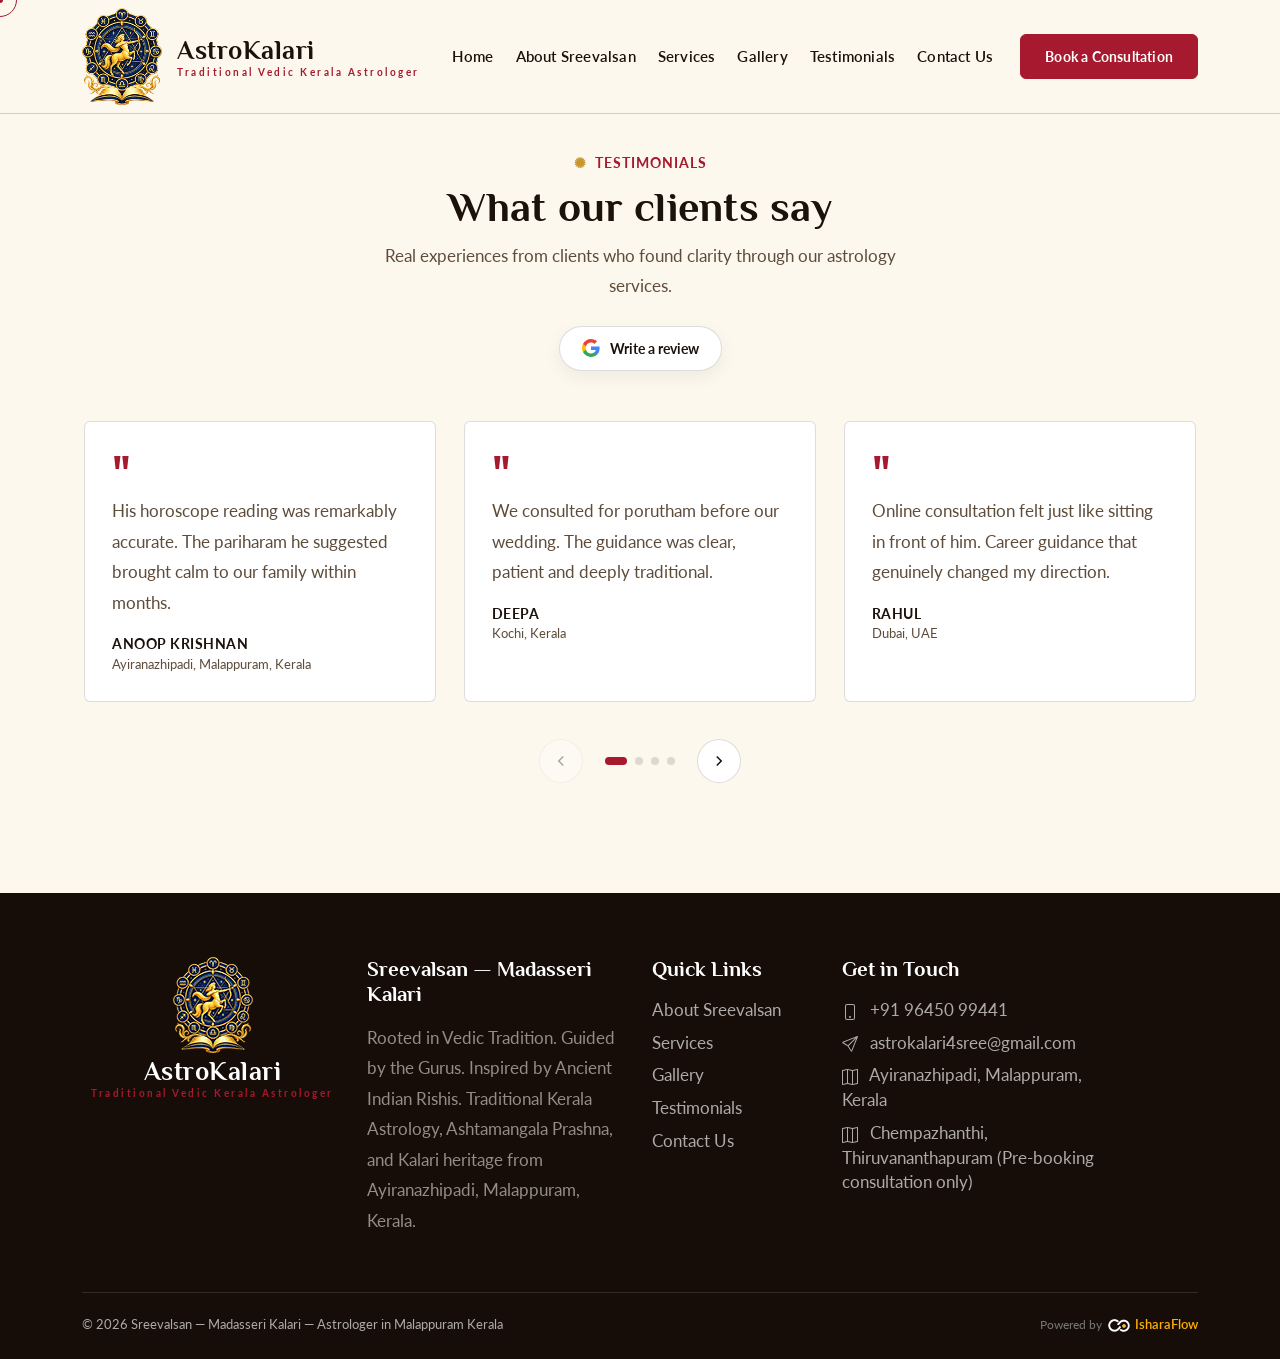
<file: testimonials.html>
<!DOCTYPE html>
<html lang="en">
<head>
<meta charset="UTF-8">
<meta name="viewport" content="width=device-width, initial-scale=1.0">
<title>Client Testimonials & Reviews | Sreevalsan Madasseri Astrologer | AstroKalari</title>
<meta name="description" content="Read real client testimonials and reviews for Sreevalsan Madasseri, one of the best astrologers in Kerala and Malappuram — horoscope reading, porutham, muhurtham and traditional pariharam.">
<meta name="keywords" content="astrology, astrologer near me, astrology by date of birth, astrology signs, astrology app, free astrology, ai astrology, malayalam astrology, astrology tamil, malayalam hindi, best astrologer in kerala, best astrologer in malappuram, best astrologer near me, panicker astrologer, panikker, jyolsyan, kaniyan, sreevalsan, kerala vedic astrologer, jyothisha, ashtamangala prashna, traditional prashna, Madasseri Kalarickal, malappuram astrologer, kerala heritage, kalaripayattu">
<meta name="author" content="Sreevalsan">
<link rel="canonical" href="https://www.astrokalari.com/testimonials.html">

<!-- Open Graph -->
<meta property="og:type" content="website">
<meta property="og:site_name" content="Sreevalsan | Madasseri Kalarickal">
<meta property="og:title" content="Client Testimonials & Reviews | Sreevalsan Madasseri Astrologer">
<meta property="og:description" content="Real experiences from clients who found clarity through Sreevalsan Madasseri's traditional Kerala astrology services.">
<meta property="og:image" content="https://www.astrokalari.com/img/sreevalsan-panicker.jpg">
<meta property="og:url" content="https://www.astrokalari.com/testimonials.html">
<meta property="og:locale" content="en_IN">

<!-- Twitter -->
<meta name="twitter:card" content="summary_large_image">
<meta name="twitter:title" content="Testimonials | AstroKalari">
<meta name="twitter:description" content="What clients say about Sreevalsan Madasseri's traditional Kerala astrology consultations.">
<meta name="twitter:image" content="https://www.astrokalari.com/img/sreevalsan-panicker.jpg">

<meta name="geo.region" content="IN-KL">
<meta name="geo.placename" content="Malappuram">
<meta name="robots" content="index, follow">
<link rel="icon" type="image/png" href="https://www.astrokalari.com/img/favicon.png">
<!-- JSON-LD structured data -->
<script type="application/ld+json">
{
  "@context": "https://schema.org",
  "@graph": [
    {
      "@type": [
        "ProfessionalService",
        "LocalBusiness"
      ],
      "@id": "https://www.astrokalari.com/#business",
      "name": "Sreevalsan - Madasseri Kalarickal, Kerala Jyothisham",
      "alternateName": [
        "AstroKalari",
        "Sreevalsan Panicker",
        "Sreevalsan Panikker",
        "Sreevalsan Jyolsyan",
        "Sreevalsan Kaniyan",
        "Best Astrologer in Kerala",
        "Best Astrologer in Malappuram"
      ],
      "url": "https://www.astrokalari.com/",
      "logo": "https://www.astrokalari.com/img/favicon.png",
      "image": [
        "https://www.astrokalari.com/img/sreevalsan-panicker.jpg"
      ],
      "description": "Traditional Kerala Vedic astrology consultations — Jyothisha, Ashtamangala Prashna, Traditional Prashna and spiritual guidance, rooted in the Guru-Shishya tradition of Madasseri Kalarickal. Sreevalsan (Panicker / Jyolsyan / Kaniyan) is widely regarded as one of the best astrologers in Kerala and Malappuram.",
      "founder": {
        "@type": "Person",
        "name": "Sreevalsan",
        "alternateName": [
          "Sreevalsan Panicker",
          "Sreevalsan Panikker",
          "Sreevalsan Jyolsyan",
          "Sreevalsan Kaniyan"
        ],
        "jobTitle": "Traditional Kerala Vedic Astrologer"
      },
      "knowsAbout": [
        "Astrologer",
        "Panicker",
        "Panikker",
        "Jyolsyan",
        "Kaniyan",
        "Jyothisha",
        "Ashtamangala Prashna",
        "Traditional Prashna",
        "Kerala Vedic Astrology",
        "Kalaripayattu",
        "Ayurveda",
        "Marma Tradition"
      ],
      "telephone": "+91-96450-99441",
      "email": "astrokalari4sree@gmail.com",
      "priceRange": "$$",
      "address": {
        "@type": "PostalAddress",
        "streetAddress": "Ayiranazhipadi",
        "addressLocality": "Malappuram",
        "addressRegion": "Kerala",
        "addressCountry": "IN"
      },
      "geo": {
        "@type": "GeoCoordinates",
        "latitude": 11.040590659340326,
        "longitude": 76.1552693355834
      },
      "hasMap": "https://www.google.com/maps/search/?api=1&query=11.040590659340326,76.1552693355834",
      "areaServed": [
        "Malappuram",
        "Kerala",
        "Thiruvananthapuram",
        "India"
      ],
      "openingHoursSpecification": [
        {
          "@type": "OpeningHoursSpecification",
          "dayOfWeek": [
            "Monday",
            "Tuesday",
            "Wednesday",
            "Thursday",
            "Friday",
            "Saturday",
            "Sunday"
          ],
          "opens": "09:30",
          "closes": "18:30"
        }
      ],
      "department": [
        {
          "@type": "LocalBusiness",
          "name": "Sreevalsan Madasseri Kalarickal — Thiruvananthapuram (Pre-booking)",
          "address": {
            "@type": "PostalAddress",
            "addressLocality": "Chembazhanthi, Thiruvananthapuram",
            "addressRegion": "Kerala",
            "addressCountry": "IN"
          },
          "telephone": "+91-96450-99441"
        }
      ],
      "aggregateRating": {
        "@type": "AggregateRating",
        "ratingValue": "4.9",
        "reviewCount": "128"
      },
      "review": [
        {
          "@type": "Review",
          "author": {
            "@type": "Person",
            "name": "Anoop Krishnan"
          },
          "reviewBody": "His horoscope reading was remarkably accurate. The pariharam he suggested brought calm to our family within months.",
          "itemReviewed": {
            "@id": "https://www.astrokalari.com/#business"
          },
          "reviewRating": {
            "@type": "Rating",
            "ratingValue": "5",
            "bestRating": "5"
          }
        },
        {
          "@type": "Review",
          "author": {
            "@type": "Person",
            "name": "Deepa Menon"
          },
          "reviewBody": "We consulted for porutham before our wedding. The guidance was clear, patient and deeply traditional.",
          "itemReviewed": {
            "@id": "https://www.astrokalari.com/#business"
          },
          "reviewRating": {
            "@type": "Rating",
            "ratingValue": "5",
            "bestRating": "5"
          }
        },
        {
          "@type": "Review",
          "author": {
            "@type": "Person",
            "name": "Rahul Nair"
          },
          "reviewBody": "Online consultation felt just like sitting in front of him. Career guidance that genuinely changed my direction.",
          "itemReviewed": {
            "@id": "https://www.astrokalari.com/#business"
          },
          "reviewRating": {
            "@type": "Rating",
            "ratingValue": "5",
            "bestRating": "5"
          }
        },
        {
          "@type": "Review",
          "author": {
            "@type": "Person",
            "name": "Priya Nambiar"
          },
          "reviewBody": "The muhurtham he selected for our housewarming felt truly auspicious. Every detail was explained with such patience.",
          "itemReviewed": {
            "@id": "https://www.astrokalari.com/#business"
          },
          "reviewRating": {
            "@type": "Rating",
            "ratingValue": "5",
            "bestRating": "5"
          }
        },
        {
          "@type": "Review",
          "author": {
            "@type": "Person",
            "name": "Vishnu Menon"
          },
          "reviewBody": "Genuine, traditional and incredibly precise. The dosha pariharam suggested made a real difference for our family.",
          "itemReviewed": {
            "@id": "https://www.astrokalari.com/#business"
          },
          "reviewRating": {
            "@type": "Rating",
            "ratingValue": "5",
            "bestRating": "5"
          }
        },
        {
          "@type": "Review",
          "author": {
            "@type": "Person",
            "name": "Anjali Pillai"
          },
          "reviewBody": "Booked an online prasnam session from abroad — the clarity and warmth of the consultation was beyond expectations.",
          "itemReviewed": {
            "@id": "https://www.astrokalari.com/#business"
          },
          "reviewRating": {
            "@type": "Rating",
            "ratingValue": "5",
            "bestRating": "5"
          }
        }
      ]
    },
    {
      "@type": "WebSite",
      "@id": "https://www.astrokalari.com/#website",
      "url": "https://www.astrokalari.com/",
      "name": "AstroKalari — Sreevalsan Madasseri Kalarickal",
      "publisher": {
        "@id": "https://www.astrokalari.com/#business"
      }
    },
    {
      "@type": "WebPage",
      "@id": "https://www.astrokalari.com/testimonials.html#webpage",
      "url": "https://www.astrokalari.com/testimonials.html",
      "name": "Client Testimonials & Reviews | Sreevalsan Madasseri Astrologer",
      "description": "Real experiences from clients of Sreevalsan Madasseri — traditional Kerala Vedic astrology consultations, horoscope reading, porutham and pariharam.",
      "isPartOf": {
        "@id": "https://www.astrokalari.com/#website"
      },
      "about": {
        "@id": "https://www.astrokalari.com/#business"
      },
      "primaryImageOfPage": "https://www.astrokalari.com/img/sreevalsan-panicker.jpg"
    },
    {
      "@type": "BreadcrumbList",
      "itemListElement": [
        {
          "@type": "ListItem",
          "position": 1,
          "name": "Home",
          "item": "https://www.astrokalari.com/"
        },
        {
          "@type": "ListItem",
          "position": 2,
          "name": "Testimonials",
          "item": "https://www.astrokalari.com/testimonials.html"
        }
      ]
    }
  ]
}
</script>

<link rel="preconnect" href="https://fonts.googleapis.com">
<link href="https://fonts.googleapis.com/css2?family=Philosopher:ital,wght@0,400;0,700;1,400;1,700&family=Lato:wght@300;400;700;900&display=swap" rel="stylesheet">
<link href="https://cdn.jsdelivr.net/npm/bootstrap@5.3.3/dist/css/bootstrap.min.css" rel="stylesheet">
<link href="https://cdnjs.cloudflare.com/ajax/libs/animate.css/4.1.1/animate.min.css" rel="stylesheet">
<link href="css/styles.css" rel="stylesheet">

</head>
<body>

<div class="cursor-dot" id="cursorDot"></div>
<div class="cursor-ring" id="cursorRing"></div>

<!-- ================= NAVBAR ================= -->
<nav class="navbar navbar-expand-lg fixed-top" id="mainNav">
  <div class="container">
    <a class="navbar-brand" href="index.html">
		<div class="astrologo">
			<img src="img/sreevalsan-astrologer-logo-ftr.png" width="150" alt="Sreevalsan's services Kerala astrology icon" loading="lazy" decoding="async">
		</div>
		<div class="astroname">
		<span class="brand-name">AstroKalari</span>
		<span class="brand-sub">Traditional Vedic Kerala Astrologer</span>
		 </div>
    </a>
    <button class="navbar-toggler border-0" type="button" data-bs-toggle="collapse" data-bs-target="#navMenu">
      <span class="navbar-toggler-icon"></span>
    </button>
    <div class="collapse navbar-collapse justify-content-end" id="navMenu">
      <ul class="navbar-nav align-items-lg-center">
        <li class="nav-item"><a class="nav-link" href="index.html">Home</a></li>
        <li class="nav-item"><a class="nav-link" href="about.html">About Sreevalsan</a></li>
        <li class="nav-item"><a class="nav-link" href="services.html">Services</a></li>
        <li class="nav-item"><a class="nav-link" href="gallery.html">Gallery</a></li>
		<li class="nav-item"><a class="nav-link active" href="testimonials.html">Testimonials</a></li>
        <li class="nav-item"><a class="nav-link" href="contact.html">Contact Us</a></li>
        <li class="nav-item ms-lg-3 mt-2 mt-lg-0"><a class="btn-gold" href="index.html#contact">Book a Consultation</a></li>
      </ul>
    </div>
  </div>
</nav>


<!-- ================= TESTIMONIALS ================= -->
<section class="section top-space" id="testimonials">
  <div class="container">
    <div class="text-center mb-4 reveal">
      <span class="eyebrow">Testimonials</span>
      <h2 class="section-title mt-2">What our clients say</h2>
      <p class="section-sub">Real experiences from clients who found clarity through our astrology services.</p>
    </div>
    <div class="text-center mb-5 reveal">
      <a href="https://search.google.com/local/writereview?placeid=ChIJ8-BPQtg1pjsRBFtNB1cZyNk&cb=2176434" target="_blank" rel="noopener" class="review-btn">
        <svg width="18" height="18" viewBox="0 0 24 24"><path fill="#4285F4" d="M23.49 12.27c0-.79-.07-1.54-.19-2.27H12v4.51h6.47c-.29 1.48-1.14 2.73-2.4 3.58v3h3.86c2.26-2.09 3.56-5.17 3.56-8.82z"/><path fill="#34A853" d="M12 24c3.24 0 5.95-1.08 7.93-2.91l-3.86-3c-1.08.72-2.45 1.16-4.07 1.16-3.13 0-5.78-2.11-6.73-4.96H1.29v3.09C3.26 21.3 7.31 24 12 24z"/><path fill="#FBBC05" d="M5.27 14.29c-.25-.72-.38-1.49-.38-2.29s.14-1.57.38-2.29V6.62H1.29A11.96 11.96 0 000 12c0 1.93.46 3.76 1.29 5.38l3.98-3.09z"/><path fill="#EA4335" d="M12 4.75c1.77 0 3.35.61 4.6 1.8l3.42-3.42C17.94 1.19 15.24 0 12 0 7.31 0 3.26 2.7 1.29 6.62l3.98 3.09C6.22 6.86 8.87 4.75 12 4.75z"/></svg>
        <span>Write a review</span>
      </a>
    </div>

    <div class="testimonial-slider reveal">
      <div class="testimonial-track" id="testimonialTrack">
        <div class="testimonial-slide">
          <div class="testimonial-card">
            <div class="testimonial-mark">"</div>
            <p>His horoscope reading was remarkably accurate. The pariharam he suggested brought calm to our family within months.</p>
            <div class="testimonial-name">Anoop Krishnan</div>
            <div class="testimonial-loc">Ayiranazhipadi, Malappuram, Kerala</div>
          </div>
        </div>
        <div class="testimonial-slide">
          <div class="testimonial-card">
            <div class="testimonial-mark">"</div>
            <p>We consulted for porutham before our wedding. The guidance was clear, patient and deeply traditional.</p>
            <div class="testimonial-name">Deepa</div>
            <div class="testimonial-loc">Kochi, Kerala</div>
          </div>
        </div>
        <div class="testimonial-slide">
          <div class="testimonial-card">
            <div class="testimonial-mark">"</div>
            <p>Online consultation felt just like sitting in front of him. Career guidance that genuinely changed my direction.</p>
            <div class="testimonial-name">Rahul</div>
            <div class="testimonial-loc">Dubai, UAE</div>
          </div>
        </div>
        <div class="testimonial-slide">
          <div class="testimonial-card">
            <div class="testimonial-mark">"</div>
            <p>The muhurtham he selected for our housewarming felt truly auspicious. Every detail was explained with such patience.</p>
            <div class="testimonial-name">Priya</div>
            <div class="testimonial-loc">Kozhikode, Kerala</div>
          </div>
        </div>
        <div class="testimonial-slide">
          <div class="testimonial-card">
            <div class="testimonial-mark">"</div>
            <p>Genuine, traditional and incredibly precise. The dosha pariharam suggested made a real difference for our family.</p>
            <div class="testimonial-name">Vishnu</div>
            <div class="testimonial-loc">Thrissur, Kerala</div>
          </div>
        </div>
        <div class="testimonial-slide">
          <div class="testimonial-card">
            <div class="testimonial-mark">"</div>
            <p>Booked an online prasnam session from abroad — the clarity and warmth of the consultation was beyond expectations.</p>
            <div class="testimonial-name">Anjali Pillai</div>
            <div class="testimonial-loc">Doha, Qatar</div>
          </div>
        </div>
      </div>
    </div>
    <div class="slider-controls">
      <button class="slider-btn" id="prevBtn" aria-label="Previous testimonial">
        <svg width="18" height="18" viewBox="0 0 24 24" fill="none" stroke="currentColor" stroke-width="2"><path d="M15 18l-6-6 6-6"/></svg>
      </button>
      <div class="slider-dots" id="sliderDots"></div>
      <button class="slider-btn" id="nextBtn" aria-label="Next testimonial">
        <svg width="18" height="18" viewBox="0 0 24 24" fill="none" stroke="currentColor" stroke-width="2"><path d="M9 18l6-6-6-6"/></svg>
      </button>
    </div>
  </div>
</section>

<!-- ================= FOOTER ================= -->
<footer>
  <div class="container">
    <div class="row g-4">
	 <div class="col-md-3">
		<div class="footerlogo">
			<img src="img/sreevalsan-astrologer-logo.png" alt="Sreevalsan's services Kerala astrology icon" loading="lazy" decoding="async">
			<div class="astrofootername">
				<span class="brand-name">AstroKalari</span>
				<span class="brand-sub">Traditional Vedic Kerala Astrologer</span>
			</div>
		</div>
		</div>
      <div class="col-md-9 col-lg-3">
        <h5>Sreevalsan — Madasseri Kalari</h5>
        <p class="mt-3" style="color:rgba(251,246,236,0.55);">Rooted in Vedic Tradition. Guided by the Gurus. Inspired by Ancient Indian Rishis. Traditional Kerala Astrology, Ashtamangala Prashna, and Kalari heritage from Ayiranazhipadi, Malappuram, Kerala.</p>
        </div>
      <div class="col-md-6 col-lg-2">
        <h5>Quick Links</h5>
        <ul class="list-unstyled mt-3">
          <li class="mb-2"><a href="about.html">About Sreevalsan</a></li>
          <li class="mb-2"><a href="services.html">Services</a></li>
		  <li class="mb-2"><a href="gallery.html">Gallery</a></li>
          <li class="mb-2"><a href="testimonials.html">Testimonials</a></li>
          <li class="mb-2"><a href="contact.html">Contact Us</a></li>
        </ul>
      </div>
      <div class="col-md-6 col-lg-3">
        <h5>Get in Touch</h5>
        <ul class="list-unstyled mt-3">
          <li class="mb-2"><svg xmlns="http://www.w3.org/2000/svg" width="16" height="16" fill="currentColor" class="bi bi-phone" viewBox="0 0 16 16">
  <path d="M11 1a1 1 0 0 1 1 1v12a1 1 0 0 1-1 1H5a1 1 0 0 1-1-1V2a1 1 0 0 1 1-1zM5 0a2 2 0 0 0-2 2v12a2 2 0 0 0 2 2h6a2 2 0 0 0 2-2V2a2 2 0 0 0-2-2z"></path>
  <path d="M8 14a1 1 0 1 0 0-2 1 1 0 0 0 0 2"></path>
</svg> <a href="tel:+919645099441" class="footer-link">+91 96450 99441</a></li>
          <li class="mb-2"><svg xmlns="http://www.w3.org/2000/svg" width="16" height="16" fill="currentColor" class="bi bi-send" viewBox="0 0 16 16">
  <path d="M15.854.146a.5.5 0 0 1 .11.54l-5.819 14.547a.75.75 0 0 1-1.329.124l-3.178-4.995L.643 7.184a.75.75 0 0 1 .124-1.33L15.314.037a.5.5 0 0 1 .54.11ZM6.636 10.07l2.761 4.338L14.13 2.576zm6.787-8.201L1.591 6.602l4.339 2.76z"></path>
</svg> <a href="mailto:astrokalari4sree@gmail.com" class="footer-link">astrokalari4sree@gmail.com</a></li>
          <li class="mb-2"><svg xmlns="http://www.w3.org/2000/svg" width="16" height="16" fill="currentColor" class="bi bi-map" viewBox="0 0 16 16">
  <path fill-rule="evenodd" d="M15.817.113A.5.5 0 0 1 16 .5v14a.5.5 0 0 1-.402.49l-5 1a.5.5 0 0 1-.196 0L5.5 15.01l-4.902.98A.5.5 0 0 1 0 15.5v-14a.5.5 0 0 1 .402-.49l5-1a.5.5 0 0 1 .196 0L10.5.99l4.902-.98a.5.5 0 0 1 .415.103M10 1.91l-4-.8v12.98l4 .8zm1 12.98 4-.8V1.11l-4 .8zm-6-.8V1.11l-4 .8v12.98z"></path>
</svg> Ayiranazhipadi, Malappuram, Kerala</li>
 <li class="mb-2"><svg xmlns="http://www.w3.org/2000/svg" width="16" height="16" fill="currentColor" class="bi bi-map" viewBox="0 0 16 16">
  <path fill-rule="evenodd" d="M15.817.113A.5.5 0 0 1 16 .5v14a.5.5 0 0 1-.402.49l-5 1a.5.5 0 0 1-.196 0L5.5 15.01l-4.902.98A.5.5 0 0 1 0 15.5v-14a.5.5 0 0 1 .402-.49l5-1a.5.5 0 0 1 .196 0L10.5.99l4.902-.98a.5.5 0 0 1 .415.103M10 1.91l-4-.8v12.98l4 .8zm1 12.98 4-.8V1.11l-4 .8zm-6-.8V1.11l-4 .8v12.98z"></path>
</svg> Chempazhanthi, Thiruvananthapuram (Pre-booking consultation only)</li>
        </ul>
      </div>
    </div>
    <div class="footer-bottom d-flex flex-wrap justify-content-between">
      <span>© 2026 Sreevalsan — Madasseri Kalari — Astrologer in Malappuram Kerala</span>
      <span><div class="powered-by">
    <span>Powered by</span>
    <a href="https://www.isharaflow.com" target="_blank" rel="noopener">
        <img src="img/isharaflow-icon.png" alt="IsharaFlow">
        <strong>IsharaFlow</strong>
    </a>
</div></span>
    </div>
  </div>
</footer>

<!-- ================= FLOATING BUTTONS ================= -->
<a href="https://wa.me/919645099441?text=Namaste%2C%0AI%20would%20like%20to%20book%20an%20astrology%20consultation." target="_blank" class="whatsapp-float" aria-label="Chat on WhatsApp">
  <svg width="28" height="28" viewBox="0 0 24 24" fill="#fff"><path d="M12.04 2C6.58 2 2.13 6.45 2.13 11.91c0 1.75.46 3.39 1.26 4.81L2 22l5.42-1.38a9.9 9.9 0 0 0 4.62 1.14h.01c5.46 0 9.91-4.45 9.91-9.91S17.5 2 12.04 2Zm0 18.11h-.01a8.2 8.2 0 0 1-4.18-1.14l-.3-.18-3.12.8.83-3.05-.2-.31a8.2 8.2 0 0 1-1.26-4.32c0-4.53 3.69-8.22 8.24-8.22 2.2 0 4.27.86 5.82 2.42a8.17 8.17 0 0 1 2.41 5.81c0 4.53-3.69 8.19-8.23 8.19Zm4.51-6.15c-.25-.12-1.47-.72-1.7-.81-.23-.08-.4-.12-.56.13-.17.25-.64.81-.79.97-.14.17-.29.19-.54.06-.25-.12-1.05-.39-2-1.23-.74-.66-1.24-1.47-1.39-1.72-.14-.25-.02-.38.11-.51.11-.11.25-.29.37-.43.12-.15.16-.25.25-.42.08-.17.04-.31-.02-.43-.06-.12-.56-1.36-.77-1.86-.2-.49-.41-.42-.56-.43h-.48c-.17 0-.43.06-.66.31-.23.25-.86.85-.86 2.06 0 1.22.89 2.4 1.01 2.56.12.17 1.75 2.67 4.24 3.74.59.26 1.05.41 1.41.53.59.19 1.13.16 1.55.1.47-.07 1.47-.6 1.68-1.18.21-.58.21-1.08.14-1.18-.06-.11-.23-.17-.48-.29Z"/></svg>
</a>
<button class="back-to-top" id="backToTop" aria-label="Back to top">
  <svg width="18" height="18" viewBox="0 0 24 24" fill="none" stroke="currentColor" stroke-width="2"><path d="M12 19V5M5 12l7-7 7 7"/></svg>
</button>

<script src="https://cdn.jsdelivr.net/npm/bootstrap@5.3.3/dist/js/bootstrap.bundle.min.js"></script>
<script>
document.addEventListener("DOMContentLoaded", function () {

  const stats = document.querySelectorAll(".stat-num[data-count]");

  stats.forEach(function (stat) {

    const target = parseFloat(stat.dataset.count);
    const suffix = stat.dataset.suffix || "";
    const decimals = parseInt(stat.dataset.decimals) || 0;
    const comma = stat.dataset.comma === "true";

    const duration = 2500; // 2.5 seconds
    const startTime = performance.now();

    function updateCounter(currentTime) {

      const progress = Math.min((currentTime - startTime) / duration, 1);

      // Smooth slow start/end
      const ease = 1 - Math.pow(1 - progress, 3);

      const current = target * ease;

      let displayValue;

      if (decimals > 0) {
        displayValue = current.toFixed(decimals);
      } else {
        displayValue = Math.floor(current);
      }

      if (comma) {
        displayValue = Number(displayValue).toLocaleString("en-IN");
      }

      stat.textContent = displayValue + suffix;

      if (progress < 1) {
        requestAnimationFrame(updateCounter);
      } else {
        stat.textContent =
          (comma ? target.toLocaleString("en-IN") : target.toFixed(decimals)) +
          suffix;
      }
    }

    requestAnimationFrame(updateCounter);

  });

});
</script>
<script>
// custom fast cursor
const dot = document.getElementById('cursorDot');
const ring = document.getElementById('cursorRing');
let mx=0,my=0,rx=0,ry=0;
window.addEventListener('mousemove', e=>{
  mx=e.clientX; my=e.clientY;
  dot.style.left=mx+'px'; dot.style.top=my+'px';
});
function loop(){
  rx += (mx-rx)*0.35; ry += (my-ry)*0.35; // fast follow, low smoothing
  ring.style.left=rx+'px'; ring.style.top=ry+'px';
  requestAnimationFrame(loop);
}
loop();
document.querySelectorAll('a, button, .service-card, .testimonial-card, .gallery-item').forEach(el=>{
  el.addEventListener('mouseenter', ()=>ring.classList.add('hover'));
  el.addEventListener('mouseleave', ()=>ring.classList.remove('hover'));
});

// navbar scroll state
const nav = document.getElementById('mainNav');
window.addEventListener('scroll', ()=>{
  nav.classList.toggle('scrolled', window.scrollY>40);
  document.getElementById('backToTop').classList.toggle('show', window.scrollY>500);
});

// back to top
document.getElementById('backToTop').addEventListener('click', ()=>{
  window.scrollTo({top:0, behavior:'smooth'});
});

// scroll reveal
const revealEls = document.querySelectorAll('.reveal, .reveal-left, .reveal-right');
const io = new IntersectionObserver((entries)=>{
  entries.forEach(entry=>{
    if(entry.isIntersecting){
      entry.target.classList.add('in');
      io.unobserve(entry.target);
    }
  });
}, {threshold:0.15});
revealEls.forEach(el=>io.observe(el));

// smooth active nav link on scroll
const sections = document.querySelectorAll('section[id]');
const navLinks = document.querySelectorAll('.nav-link');
window.addEventListener('scroll', ()=>{
  let current='';
  sections.forEach(sec=>{
    if(window.scrollY >= sec.offsetTop - 120) current = sec.getAttribute('id');
  });
  navLinks.forEach(link=>{
    link.classList.toggle('active', link.getAttribute('href')==='#'+current);
  });
});

// ================= GALLERY FILTER =================
(function(){
  const tabs = document.querySelectorAll('.gallery-tab');
  const items = document.querySelectorAll('.gallery-col');
  const emptyMsg = document.getElementById('galleryEmpty');

  tabs.forEach(tab => {
    tab.addEventListener('click', () => {
      const filter = tab.dataset.filter;

      tabs.forEach(t => t.classList.remove('active'));
      tab.classList.add('active');

      let visibleCount = 0;
      items.forEach(item => {
        const match = filter === 'all' || item.dataset.category === filter;
        item.style.display = match ? '' : 'none';
        if (match) visibleCount++;
      });

      emptyMsg.style.display = visibleCount === 0 ? 'block' : 'none';
    });
  });
})();

// ================= TESTIMONIAL SLIDER =================
(function(){
  const track = document.getElementById('testimonialTrack');
  const slides = Array.from(track.children);
  const prevBtn = document.getElementById('prevBtn');
  const nextBtn = document.getElementById('nextBtn');
  const dotsWrap = document.getElementById('sliderDots');
  let index = 0;
  let perView = getPerView();
  let autoplayTimer = null;

  function getPerView(){
    const w = window.innerWidth;
    if(w <= 576) return 1;
    if(w <= 991) return 2;
    return 3;
  }

  function maxIndex(){
    return Math.max(0, slides.length - perView);
  }

  function buildDots(){
    dotsWrap.innerHTML = '';
    const count = maxIndex() + 1;
    for(let i=0;i<count;i++){
      const d = document.createElement('button');
      d.className = 'dot' + (i===index ? ' active' : '');
      d.setAttribute('aria-label','Go to slide '+(i+1));
      d.addEventListener('click', ()=>{ index = i; update(); });
      dotsWrap.appendChild(d);
    }
  }

  function update(){
    index = Math.min(Math.max(index,0), maxIndex());
    const slideWidth = slides[0].getBoundingClientRect().width;
    const gap = parseFloat(getComputedStyle(track).gap || 24);
    track.style.transform = `translateX(-${index * (slideWidth + gap)}px)`;
    prevBtn.disabled = index === 0;
    nextBtn.disabled = index === maxIndex();
    Array.from(dotsWrap.children).forEach((d,i)=> d.classList.toggle('active', i===index));
  }

  function next(){ index = Math.min(index+1, maxIndex()); update(); resetAutoplay(); }
  function prev(){ index = Math.max(index-1, 0); update(); resetAutoplay(); }

  function startAutoplay(){
    autoplayTimer = setInterval(()=>{
      index = index >= maxIndex() ? 0 : index+1;
      update();
    }, 5000);
  }
  function resetAutoplay(){
    clearInterval(autoplayTimer);
    startAutoplay();
  }

  nextBtn.addEventListener('click', next);
  prevBtn.addEventListener('click', prev);

  const sliderEl = document.querySelector('.testimonial-slider');
  sliderEl.addEventListener('mouseenter', ()=>clearInterval(autoplayTimer));
  sliderEl.addEventListener('mouseleave', startAutoplay);

  // basic touch swipe support
  let touchStartX = 0;
  sliderEl.addEventListener('touchstart', e=>{ touchStartX = e.touches[0].clientX; }, {passive:true});
  sliderEl.addEventListener('touchend', e=>{
    const dx = e.changedTouches[0].clientX - touchStartX;
    if(dx > 50) prev();
    else if(dx < -50) next();
  }, {passive:true});

  window.addEventListener('resize', ()=>{
    perView = getPerView();
    buildDots();
    update();
  });

  buildDots();
  update();
  startAutoplay();
})();

// ================= CONTACT FORM =================
// Live field validation feedback
(function () {
  const form = document.getElementById('contactForm');
  if (!form) return;

  const fieldWraps = form.querySelectorAll('.was-validated-field');

  fieldWraps.forEach(function (wrap) {
    const input = wrap.querySelector('.form-control, .form-select');
    if (!input) return;

    function check() {
      const fieldValid = input.checkValidity();
      wrap.classList.toggle('is-invalid', !fieldValid);
      wrap.classList.toggle('is-valid', fieldValid);
    }

    input.addEventListener('input', check);
    input.addEventListener('blur', check);
    input.addEventListener('change', check);
  });
})();

// Dynamic Form with Validation
document.getElementById('contactForm').addEventListener('submit', function (e) {

    e.preventDefault();

    const form = this;
    const submitBtn = document.getElementById('cfSubmitBtn');
    const submitText = document.getElementById('cfSubmitText');
    const submitLoader = document.getElementById('cfSubmitLoader');
    const successAlert = document.getElementById('cfSuccess');
    const errorAlert = document.getElementById('cfError');

    // ------------------------------------
    // Reset previous alerts
    // ------------------------------------
    successAlert.style.display = 'none';
    errorAlert.style.display = 'none';

    // ------------------------------------
    // Validation
    // ------------------------------------

    const fieldWraps = form.querySelectorAll('.was-validated-field');
    let isValid = true;
    let firstInvalidInput = null;

    fieldWraps.forEach(function (wrap) {
        const input = wrap.querySelector('.form-control, .form-select');
        if (!input) return;

        const fieldValid = input.checkValidity();

        wrap.classList.toggle('is-invalid', !fieldValid);
        wrap.classList.toggle('is-valid', fieldValid);

        if (!fieldValid) {
            isValid = false;
            if (!firstInvalidInput) firstInvalidInput = input;
        }
    });

    if (!isValid) {
        if (firstInvalidInput) firstInvalidInput.focus();
        return;
    }

    // ------------------------------------
    // Loading State
    // ------------------------------------

    submitText.textContent = 'Sending...';
    submitLoader.classList.remove('d-none');
    submitBtn.disabled = true;


    // ------------------------------------
    // DATE OF BIRTH
    // ------------------------------------

    const dob = document.getElementById('cf-dob').value;

    const dobYear = document.getElementById('dob-year');
    const dobMonth = document.getElementById('dob-month');
    const dobDay = document.getElementById('dob-day');

    // Clear previous values
    dobYear.value = '';
    dobMonth.value = '';
    dobDay.value = '';

    // If DOB is selected
    if (dob) {

        const parts = dob.split('-');

        // HTML date returns:
        // YYYY-MM-DD

        dobYear.value = parts[0];
        dobMonth.value = parseInt(parts[1], 10);
        dobDay.value = parseInt(parts[2], 10);
    }


    // ------------------------------------
    // Collect Form Data
    // ------------------------------------

    const formData = new FormData(form);


    // ------------------------------------
    // Google Form URL
    // ------------------------------------

    const googleFormURL =
        'https://docs.google.com/forms/u/2/d/e/1FAIpQLSdDDH1TsdXVyArT7irVXq8N2HlQKAbkl1ozphMinDxTnhMm0Q/formResponse';


    // ------------------------------------
    // Submit
    // ------------------------------------

    fetch(googleFormURL, {
        method: 'POST',
        body: formData,
        mode: 'no-cors'
    })

    .then(() => {

        // Reset form
        form.reset();

        // Also clear hidden DOB fields
        dobYear.value = '';
        dobMonth.value = '';
        dobDay.value = '';

        // Clear validation states
        fieldWraps.forEach(function (wrap) {
            wrap.classList.remove('is-valid', 'is-invalid');
        });


        // ------------------------------------
        // Success State
        // ------------------------------------

        submitText.textContent = 'Send Message →';
        submitLoader.classList.add('d-none');
        submitBtn.disabled = false;

        successAlert.style.display = 'block';

    })

    .catch((error) => {

        console.error(
            'Form submission error:',
            error
        );

        submitText.textContent = 'Send Message →';
        submitLoader.classList.add('d-none');
        submitBtn.disabled = false;

        errorAlert.style.display = 'block';

    });

});
</script>
</body>
</html>
</file>
<file: css/styles.css>
:root {--cream : #FDF8EE;--cream-deep : #F5EAD3;--ink : #1C120C;--ink-soft : #5E4C3B;--accent : #A6192E;--accent-dark : #7A1121;--accent-light : #F0D9C4;--gold : #C6972E;--gold-light : #E8CE8D;--dark : #170D08;--dark-soft : #2C160F;--line : rgba(28, 18, 12, 0.14);--radius : 6px;}* {box-sizing : border-box;}html {scroll-behavior : smooth;overflow-x : hidden;width : 100%;max-width : 100%;}body {background : var(--cream);color : var(--ink);font-family : 'Lato', sans-serif;font-weight : 400;font-size : 16.5px;overflow-x : hidden;width : 100%;max-width : 100%;position : relative;cursor : none;}h1, h2, h3, h4, .font-display {font-family : 'Philosopher', sans-serif;font-weight : 700;color : var(--ink);letter-spacing : 0.2px;}.eyebrow {font-family : 'Lato', sans-serif;font-size : 0.85rem;letter-spacing : 1px;text-transform : uppercase;color : var(--accent);font-weight : 700;}.eyebrow::before {content : "✺";display : inline-block;margin-right : 8px;color : var(--gold);}.section-title {position : relative;}.gold-rule {width : 64px;height : 3px;background : linear-gradient(90deg, var(--gold), var(--accent));margin : 14px auto 0;border-radius : 3px;}.gold-rule.left {margin : 14px 0 0;}p {color : var(--ink-soft);line-height : 1.85;font-weight : 400;}a {text-decoration : none;color : inherit;}::selection {background : var(--accent-light);color : var(--ink);}.cursor-dot, .cursor-ring {position : fixed;top : 0;left : 0;pointer-events : none;z-index : 9999;border-radius : 50%;transform : translate(-50%, -50%);}.mobile-view {display: none;}.cursor-dot {width : 6px;height : 6px;background : var(--accent);}.cursor-ring {width : 34px;height : 34px;border : 1px solid var(--accent);transition : width .18s, height .18s, border-color .18s, opacity .18s;}.cursor-ring.hover {width : 54px;height : 54px;border-color : var(--ink);}@media (hover:none), (pointer:coarse) {.cursor-dot, .cursor-ring{display : none;}body {cursor : auto;}}.reveal {opacity : 0;transform : translate(0px, 32px);transition : opacity .8s ease, transform .8s ease;}.reveal.in {opacity : 1;transform : translate(0px, 0px);}.reveal-left {opacity : 0;transform : translate(-32px, 0px);transition : opacity .8s ease, transform .8s ease;}.top-space {padding-top: 150px !important;}.reveal-left.in {opacity : 1;transform : translate(0px, 0px);}.reveal-right {opacity : 0;transform : translate(32px, 0px);transition : opacity .8s ease, transform .8s ease;}.reveal-right.in {opacity : 1;transform : translate(0px, 0px);}.navbar {background : rgba(253, 248, 238, 0.94);backdrop-filter : blur(10px);border-bottom : 1px solid var(--gold-light);padding : 3px 0;transition : padding .3s ease, box-shadow .3s ease;}.navbar.scrolled {padding : 10px 0;box-shadow : 0 6px 24px rgba(20, 15, 10, 0.08);}.navbar-brand {display: flex;align-content: center;align-items: center;}.astrologo img {width: 80px;margin-right: 15px;}.brand-name {font-family : 'Philosopher', sans-serif;font-size : 1.6rem;font-weight : 700;color : var(--ink);letter-spacing : .5px;}.brand-sub {font-family : 'Lato', sans-serif;font-size : 0.6rem;font-weight : 700;letter-spacing : 2.5px;color : var(--accent);display : block;margin-top : -4px;}.nav-link {font-family : 'Lato', sans-serif;font-size : 0.92rem;font-weight : 600;letter-spacing : .2px;color : var(--ink)!important;margin : 0 12px;position : relative;}.nav-link::after {content : "";position : absolute;left : 0;bottom : -4px;width : 0;height : 2px;background : var(--accent);transition : width .3s ease;}.nav-link:hover::after, .nav-link.active::after {width : 100%;}.nav-link.active, .nav-link:hover {color : var(--accent)!important;}.btn-gold {background : var(--accent);color : #fff!important;border : 1px solid var(--accent);font-family : 'Lato', sans-serif;font-weight : 700;font-size : .9rem;letter-spacing : .2px;padding : 11px 24px;border-radius : var(--radius);transition : all .3s ease;display : inline-block;}.btn-gold:hover {background : var(--accent-dark);border-color : var(--accent-dark);color : #fff!important;transform : translateY(-2px);}.btn-outline-ink {border : 1px solid var(--ink);color : var(--ink);font-weight : 700;font-size : .9rem;letter-spacing : .2px;padding : 11px 24px;border-radius : var(--radius);transition : all .3s ease;display : inline-block;}#home .btn-outline-ink {background: white;}#home .btn-outline-ink:hover {color: #a6192e;}.btn-outline-ink:hover {background : var(--ink);color : #fff;transform : translateY(-2px);}.hero {padding : 230px 0 140px;position : relative;overflow : hidden;background: url(../img/beautiful-constellations-with-purple-sky.jpg);background-size: cover;background-position: center;}.hero::before {content: "";position: absolute;z-index: 0;inset: 0px;background: linear-gradient(135deg, rgba(23, 13, 8, 0.88) 0%, rgba(122, 17, 33, 0.72) 60%, rgba(23, 13, 8, 0.85) 100%);}.hero .container {position : relative;z-index : 1;}.hero-kicker {font-family : 'Lato', sans-serif;font-size : .8rem;font-weight : 700;letter-spacing : 1.5px;color : var(--gold-light);text-transform : uppercase;display : inline-block;margin-bottom : 6px;}.hero h1 {font-size : 3.2rem;line-height : 1.18;margin : 18px 0 22px;font-weight : 700;color: #fff;}.hero h1 em {font-style : normal;color : var(--gold-light);font-size : 1.5rem;display : block;margin-top : 10px;letter-spacing : .5px;}.hero p.lead-text {font-size : 1.05rem;max-width : 560px;color: rgba(255, 255, 255, 0.9);}.hero-signature {font-family : 'Philosopher', sans-serif;font-style : italic;color : var(--ink-soft);font-size : 1rem;margin-top : 26px;}.hero-consult-form {background : rgba(255, 255, 255, 0.10);border : 1px solid rgba(255, 255, 255, 0.28);border-radius : 18px;padding : 36px 32px;backdrop-filter : blur(18px) saturate(150%);-webkit-backdrop-filter : blur(18px) saturate(150%);box-shadow : 0 20px 50px rgba(0, 0,0, 0.35);}.hero-consult-form h3 {color : #fff;font-family : 'Philosopher', sans-serif;font-weight : 700;letter-spacing : .5px;margin-bottom : 22px;text-align : center;text-transform : uppercase;font-size : 1.35rem;}.hero-consult-form .form-label {color : rgba(255, 255, 255, 0.85);}.hero-consult-form .form-control, .hero-consult-form .form-select {background : rgba(255, 255, 255, 0.10);border : 1px solid rgba(255, 255, 255, 0.35);color : #fff;}.hero-consult-form .form-control::placeholder, .hero-consult-form .form-select::placeholder {color : rgba(255, 255, 255, 0.6);}.hero-consult-form .form-control:focus, .hero-consult-form .form-select:focus {background : rgba(255, 255, 255, 0.18);border-color : var(--gold-light);box-shadow : 0 0 0 3px rgba(232, 206, 141, 0.25);color : #fff;}.hero-consult-form .form-select option {color : var(--ink);}.hero-consult-form .field-error {color : var(--gold-light);}.hero-consult-form .was-validated-field.is-invalid .form-control, .hero-consult-form .was-validated-field.is-invalid .form-select {border-color : #f0b5b5;}.hero-consult-form .was-validated-field.is-valid .form-control, .hero-consult-form .was-validated-field.is-valid .form-select {border-color : #8fe0b8;}.hero-consult-form .btn-gold {text-transform : uppercase;letter-spacing : 1px;font-size : .85rem;text-align : center;}@media (max-width:991px) {.home-bnr {flex-direction: column-reverse;}.mobile-view{display: block;}.desktop-view {display: none;}.slider-img .about-badge {position: unset;max-width: unset;margin-top: unset;margin-left: unset;width: 100%;}.hero-consult-form {padding : 30px 24px;margin-top : 10px;}}.chakra-wrap {position : relative;width : 100%;max-width : 480px;margin : 0 auto;aspect-ratio : 1/1;}.chakra-svg {position : absolute;inset : 0;width : 100%;height : 100%;animation : spin 90s linear infinite;}@keyframes spin {from{transform : rotate(0deg);}to {transform : rotate(360deg);}}.chakra-svg .zodiac-label {animation : counterspin 90s linear infinite;transform-origin : center;}@keyframes counterspin {from{transform : rotate(0deg);}to {transform : rotate(-360deg);}}.portrait-frame {position : absolute;left : 50%;top : 50%;transform : translate(-50%, -50%);width : 100%;aspect-ratio : 1/1;border-radius : 50%;overflow : hidden;box-shadow : 0 20px 60px rgba(20, 15, 10, 0.22);}.portrait-frame img {width : 100%;height : 100%;object-fit : cover;object-position : center 15%;}.hero-ring-dot {position : absolute;width : 10px;height : 10px;background : var(--accent);border-radius : 50%;box-shadow : 0 0 0 6px rgba(238, 81, 63, 0.14);}.stats-bar {background : var(--dark);border-top : 1px solid var(--line);border-bottom : 1px solid var(--line);padding : 25px 0;}.stat-num {font-family : 'Philosopher', sans-serif;font-weight : 700;font-size : 2.8rem;color : var(--accent);}.stat-label {font-size : .8rem;font-weight : 600;letter-spacing : .5px;color : rgba(255, 255, 255, 0.7);text-transform : uppercase;}.about-img-wrap {position : relative;}.about-img-wrap img {width : 100%;border-radius : var(--radius);box-shadow : 0 24px 60px rgba(20, 15, 10, 0.16);}.about-badge {position : absolute;bottom : -24px;left : -24px;background : var(--accent);color : #fff;padding : 18px 22px;font-family : 'Philosopher', sans-serif;font-weight : 700;font-size : 1.1rem;max-width : 220px;border-radius : var(--radius);box-shadow : 0 16px 40px rgba(238, 81, 63, 0.3);}.about-badge span {display : block;font-family : 'Lato', sans-serif;font-weight : 700;font-size : .65rem;letter-spacing : 1.5px;text-transform : uppercase;color : rgba(255, 255, 255, 0.85);margin-bottom : 4px;}.section {padding : 110px 0;}#services {padding: 0 0;}#kalari {padding-bottom: 0;}.section-title {font-size : 2.6rem;font-weight : 700;}.section-sub {max-width : 560px;margin : 0 auto;}.service-card {background : var(--cream-deep);border : 1px solid var(--line);padding : 42px 32px;border-radius : var(--radius);transition : transform .35s ease, box-shadow .35s ease, background .35s ease;height : 100%;}.service-card:hover {transform : translateY(-8px);box-shadow : 0 24px 50px rgba(20, 15, 10, 0.12);background : var(--accent);}.service-card:hover h4, .service-card:hover p {color : #fff;}.service-card:hover .service-icon svg {stroke : #fff;}.service-icon {width : 52px;height : 52px;}.service-icon svg {width : 100%;height : 100%;stroke : var(--accent);transition : stroke .35s ease;}.additional-services {background : var(--dark);border : 1px solid var(--line);padding : 44px;border-radius : var(--radius);}.additional-services .eyebrow {color : var(--accent);}.additional-services h4 {color : #fff;}.additional-services ul {list-style : none;padding : 0;margin : 0;}.additional-services li {padding : 9px 0;border-bottom : 1px dashed rgba(255, 255, 255, 0.15);font-size : .92rem;color : rgba(255, 255, 255, 0.75);display : flex;align-items : center;gap : 10px;}.additional-services li:last-child {border-bottom : none;}.additional-services li::before {content : "✦";color : var(--accent);font-size : .75rem;}.section-alt {background : var(--cream-deep);}.testimonial-card {background : #fff;border : 1px solid var(--line);padding : 26px 27px;border-radius : var(--radius);height : 99%;}.testimonial-mark {font-family : 'Philosopher', sans-serif;font-weight : 700;font-size : 3rem;color : var(--accent);line-height : 1;}.testimonial-name {font-family : 'Lato', sans-serif;font-weight : 700;font-size : .85rem;letter-spacing : .5px;color : var(--ink);text-transform : uppercase;}.testimonial-loc {font-size : .8rem;color : var(--ink-soft);}.award-item {text-align : center;padding : 36px 20px;background : #fff;border : 1px solid var(--line);border-radius : var(--radius);height : 100%;transition : background .3s ease;}.award-item:hover {background : var(--accent);}.award-item:hover p, .award-item:hover .award-icon {color : #fff;stroke : #fff;}.award-icon {width : 44px;height : 44px;margin : 0 auto 16px;stroke : var(--accent);transition : stroke .3s ease;}.gallery-item {position : relative;overflow : hidden;border-radius : var(--radius);aspect-ratio : 1/1;box-shadow : 0 10px 30px rgba(20, 15, 10, 0.1);}.gallery-item img, .gallery-item svg {width : 100%;height : 100%;object-fit : cover;display : block;transition : transform .6s ease;}.gallery-item:hover img, .gallery-item:hover svg {transform : scale(1.08);}.gallery-caption {position : absolute;left : 0;right : 0;bottom : 0;padding : 16px 18px;background : linear-gradient(0deg, rgba(21, 18, 15, 0.88) 0%, rgba(21, 18, 15, 0) 100%);color : #fff;font-family : 'Philosopher', sans-serif;font-weight : 700;font-size : 1rem;transform : translateY(8px);opacity : 0;transition : opacity .35s ease, transform .35s ease;}.gallery-item:hover .gallery-caption {opacity : 1;transform : translateY(0);}.gallery-tab {font-family: 'Lato', sans-serif;font-weight: 700;font-size: .85rem;letter-spacing: .3px;background: transparent;border: 1px solid var(--line);color: var(--ink-soft);padding: 10px 22px;border-radius: 50px;transition: all .3s ease;cursor: pointer;}.gallery-tabs {display: flex;flex-wrap: wrap;justify-content: center;gap: 10px;margin-bottom: 38px;}.gallery-tab.active {background: var(--accent);border-color: var(--accent);color: #fff;}.gallery-tab:hover {border-color: var(--accent);color: #be902c;}@media (max-width:767px) {.gallery-caption{opacity : 1;transform : translateY(0);font-size : .85rem;padding : 12px;}}.accordion-item {background : var(--accent);border : none;border-radius : var(--radius);margin-bottom : 14px;overflow : hidden;}.accordion-button {background : transparent;font-family : 'Philosopher', sans-serif;font-weight : 700;font-size : 1.15rem;color : #fff;padding : 20px 24px;box-shadow : none!important;}.accordion-button:not(.collapsed) {color : #fff;background : rgba(0, 0,0, 0.08);}.accordion-button::after {filter : brightness(0) invert(1);}.accordion-body {padding : 0 24px 24px;color : rgba(255, 255, 255, 0.9);}.contact-item .contact-link:hover {color: #c6972e;}.cta-band {background : linear-gradient(135deg, var(--dark) 0%, var(--dark-soft) 100%);color : #fff;padding : 90px 0;text-align : center;position : relative;overflow : hidden;}.cta-band h2 {color : #fff;}.cta-band p {color : rgba(255, 255, 255, 0.7);}.contact-item {border : 1px solid var(--line);padding : 30px 26px;border-radius : var(--radius);height : 100%;background : var(--cream-deep);transition : background .3s ease;}.contact-link {color : inherit;text-decoration : none;transition : color .2s ease;}.contact-link:hover {color : var(--accent);text-decoration : underline;}.contact-item:hover {background : var(--accent);}.contact-item:hover p, .contact-item:hover .eyebrow {color : #fff;}.contact-item .eyebrow {display : block;margin-bottom : 8px;}footer {background : var(--dark);color : rgba(255, 255, 255, 0.65);padding : 64px 0 24px;}footer h5 {color : #fff;font-family : 'Philosopher', sans-serif;font-weight : 700;font-size : 1.3rem;}footer a {color : rgba(255, 255, 255, 0.65);transition : color .25s ease;}footer a:hover {color : var(--accent);}footer .mb-2 svg {margin-right: 8px;}.astrofootername {text-align: center;}.astrofootername .brand-name {color: white;}.footerlogo img {margin: auto;display: block;max-width: 150px;}.footer-bottom {border-top : 1px solid rgba(255, 255, 255, 0.12);margin-top : 40px;padding-top : 22px;font-size : .8rem;}.whatsapp-float {position : fixed;right : 26px;bottom : 26px;width : 58px;height : 58px;background : #25D366;border-radius : 50%;display : flex;align-items : center;justify-content : center;box-shadow : 0 12px 30px rgba(37, 211, 102, 0.4);z-index : 1000;transition : transform .25s ease;opacity: 0;}.whatsapp-float.show{opacity: 1; pointer-events: auto;}.whatsapp-float:hover {transform : scale(1.08);}.back-to-top {position : fixed;right : 26px;bottom : 96px;width : 46px;height : 46px;background : var(--accent);color : #fff;border-radius : 50%;display : flex;align-items : center;justify-content : center;z-index : 1000;opacity : 0;pointer-events : none;transition : opacity .3s ease, transform .3s ease;border : 1px solid var(--accent);}.back-to-top.show {opacity : 1;pointer-events : auto;}.back-to-top:hover {background : var(--accent-dark);border-color : var(--accent-dark);}.review-btn {display : inline-flex;align-items : center;gap : 10px;background : #fff;border : 1px solid var(--line);color : var(--ink);font-family : 'Lato', sans-serif;font-weight : 700;font-size : .9rem;padding : 11px 22px;border-radius : 50px;box-shadow : 0 6px 18px rgba(20, 15, 10, 0.06);transition : all .25s ease;}.review-btn:hover {transform : translateY(-2px);box-shadow : 0 12px 26px rgba(20, 15, 10, 0.12);border-color : var(--accent);}.testimonial-slider {overflow : hidden;}.testimonial-track {display : flex;gap : 24px;transition : transform .5s cubic-bezier(.4, 0,.2, 1);}.testimonial-slide {flex : 0 0 calc(33.333% - 16px);min-width : 0;}.testimonial-slide .testimonial-card {margin : 2px;}.slider-controls {display : flex;align-items : center;justify-content : center;gap : 22px;margin-top : 36px;}.slider-btn {width : 44px;height : 44px;border-radius : 50%;border : 1px solid var(--line);background : #fff;color : var(--ink);display : flex;align-items : center;justify-content : center;transition : all .25s ease;flex : 0 0 auto;}.slider-btn:hover {background : var(--accent);border-color : var(--accent);color : #fff;}.slider-btn:disabled {opacity : .35;cursor : default;}.slider-btn:disabled:hover {background : #fff;border-color : var(--line);color : var(--ink);}.slider-dots {display : flex;gap : 8px;}.slider-dots .dot {width : 8px;height : 8px;border-radius : 50%;background : var(--line);border : none;padding : 0;transition : all .25s ease;}.slider-dots .dot.active {background : var(--accent);width : 22px;border-radius : 5px;}.powered-by {display: flex;align-items: center;justify-content: center;gap: 6px;font-size: 12px;color: #777;}.powered-by a {display: inline-flex;align-items: center;gap: 5px;color: #ffb000;text-decoration: none;}.powered-by img {width: 22px;object-fit: contain;}.powered-by strong {font-size: 13px;font-weight: 600;}@media (max-width:991px) {.testimonial-slide{flex : 0 0 calc(50% - 12px);}.about-badge {display: inline-block;}}@media (max-width:576px) {.testimonial-slide{flex : 0 0 100%;}}.contact-form-wrap {background : var(--cream-deep);border : 1px solid var(--line);border-radius : var(--radius);padding : 40px;}.contact-form-wrap h4 {font-family : 'Philosopher', sans-serif;font-weight : 700;}.form-label {font-family : 'Lato', sans-serif;font-weight : 700;font-size : .85rem;color : var(--ink);margin-bottom : 6px;}.form-control, .form-select {font-family : 'Lato', sans-serif;border : 1px solid var(--line);border-radius : 8px;padding : 11px 14px;font-size : .95rem;color : var(--ink);background : #fff;transition : border-color .25s ease, box-shadow .25s ease;}.form-control:focus, .form-select:focus {border-color : var(--accent);box-shadow : 0 0 0 3px rgba(238, 81, 63, 0.15);outline : none;}.field-error {display : none;color : var(--accent-dark);font-size : .78rem;margin-top : 5px;}.was-validated-field.is-invalid .field-error {display : block;}.was-validated-field.is-invalid .form-control, .was-validated-field.is-invalid .form-select {border-color : var(--accent-dark);}.was-validated-field.is-valid .form-control, .was-validated-field.is-valid .form-select {border-color : #3aa76d;}.form-alert {display : none;padding : 13px 16px;border-radius : 8px;font-size : .9rem;font-weight : 600;}.form-alert-success {background: rgb(51 12 15);color: #25d366;}.form-alert-error {background : rgba(238, 81, 63, 0.1);color : var(--accent-dark);}.form-alert.show {display : block;}#cfSubmitBtn {border : none;cursor : pointer;}#cfSubmitBtn:disabled {opacity : .6;cursor : default;}.cf-spinner {display : inline-block;width : 14px;height : 14px;border : 2px solid rgba(255, 255, 255, 0.5);border-top-color : #fff;border-radius : 50%;animation : cfspin .7s linear infinite;margin-right : 8px;vertical-align : -2px;}.chakra-wrap img {animation: slowRotate 45s linear infinite;transform-origin: center;}@keyframes slowRotate {0%{transform: rotate(0deg);}100% {transform: rotate(360deg);}}@keyframes cfspin {to{transform : rotate(360deg);}}.map-wrap {border-radius : var(--radius);overflow : hidden;box-shadow : 0 16px 40px rgba(20, 15, 10, 0.1);min-height : 340px;border : 1px solid var(--line);}.map-wrap iframe {display : block;width : 100%;height : 100%;}@media (max-width:1399px) {.nav-link{margin: 0 3px;}}@media (max-width:1199px) {span.brand-sub {letter-spacing: 0.5px;}.nav-item .btn-gold {padding: 8px 11px;font-size: .7rem;}.nav-link {margin: 0 0px;font-size: 0.85rem;}}@media (max-width:991px) {.hero{padding : 130px 0 70px;text-align : center;}.hero p.lead-text {margin : 0 auto;}.hero h1 {font-size : 2.6rem;}.chakra-wrap {margin-top : 50px;max-width : 340px;}.about-badge {position : static;margin-top : -40px;margin-left : 20px;}body {cursor : auto;padding-top: 40px;}.cursor-dot, .cursor-ring {display : none;}.section {padding : 80px 0;}.section-title {font-size : 2.15rem;}.map-wrap {min-height : 320px;}}@media (max-width:991px) {.navbar-collapse{background : #fff;border-radius : var(--radius);padding : 18px 20px;margin-top : 14px;box-shadow : 0 16px 40px rgba(20, 15, 10, 0.12);border : 1px solid var(--line);}.nav-link {margin : 6px 0;display : block;}.navbar-nav .ms-lg-3 {margin-left : 0!important;}.hero .d-flex.flex-wrap.gap-3.mt-4 {justify-content: center;}}@media (max-width:767px) {.navbar{padding : 12px 0;}.brand-name {font-size : 1.3rem;}.stat-num {font-size : 2.1rem;}.additional-services {padding : 30px 22px;}.about-badge {max-width : none;}.contact-form-wrap {padding : 28px 22px;}}@media (max-width:576px) {.hero{padding : 118px 0 56px;}.hero h1 {font-size : 2.05rem;}.hero-kicker {font-size : .72rem;}.hero p.lead-text {font-size : .98rem;}.chakra-wrap {max-width : 260px;margin-top : 36px;}.section {padding : 60px 0;}.section-title {font-size : 1.75rem;}.section-sub {font-size : .94rem;}.service-card {padding : 32px 22px;}.testimonial-card {padding : 28px 22px;}.cta-band {padding : 60px 0;}.cta-band h2 {font-size : 1.9rem;}.about-badge {left : 0;bottom : -18px;padding : 14px 18px;font-size : .95rem;}.contact-item {padding : 22px 18px;}.whatsapp-float {width : 50px;height : 50px; right : 16px;bottom : 16px;}.back-to-top {width : 40px;height : 40px;right : 16px;bottom : 78px;}.slider-controls {gap : 14px;}.col-sm-12 {width : 100%;}}@media (max-width:375px) {.astrologo img {width: 46px;margin-right: 10px;}}
</file>
